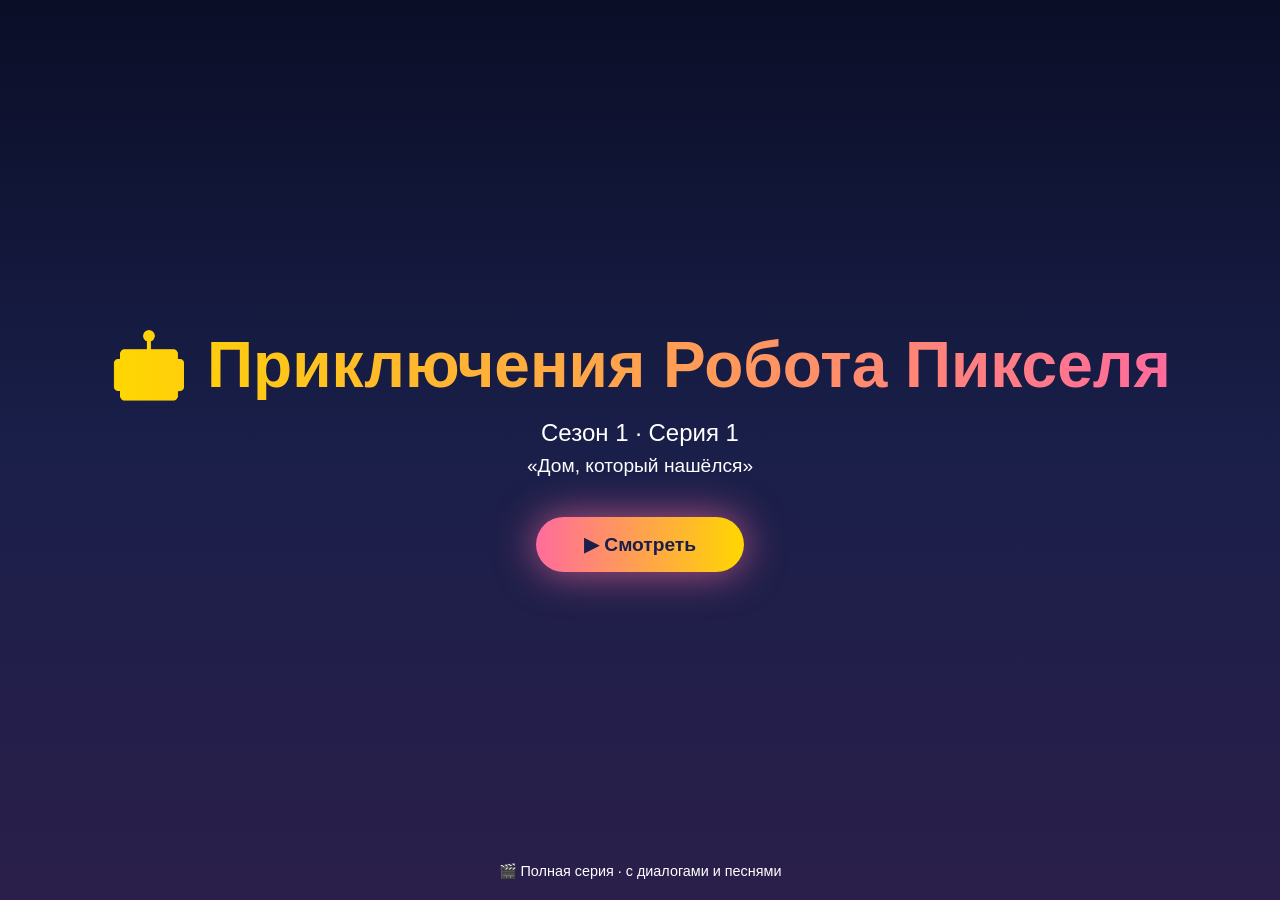
<file: robot-cartoon/index.html>
<!DOCTYPE html>
<html lang="ru">
<head>
<meta charset="UTF-8">
<title>🤖 Приключения Робота Пикселя</title>
<link rel="stylesheet" href="style.css">
</head>
<body>
<div id="stage">

  <!-- ИНТРО -->
  <div id="intro">
    <h1>🤖 Приключения Робота Пикселя</h1>
    <p class="sub">Сезон 1 · Серия 1</p>
    <p class="sub small">«Дом, который нашёлся»</p>
    <button class="start-btn" onclick="startEpisode()">▶ Смотреть</button>
    <p class="episode-info">🎬 Полная серия · с диалогами и песнями</p>
  </div>

  <!-- СЦЕНА -->
  <div id="scene">
    <div class="moon" id="moon"></div>
    <div class="ground" id="ground"></div>
    <div class="lamp-glow" id="lampGlow"></div>

    <div id="robot">
      <div class="robot-head">
        <div class="robot-antenna"></div>
        <div class="robot-eye l"></div>
        <div class="robot-eye r"></div>
      </div>
      <div class="robot-body"></div>
      <div class="robot-leg l"></div>
      <div class="robot-leg r"></div>
    </div>

    <div id="dog">
      <div class="dog-body"></div>
      <div class="dog-head">
        <div class="dog-ear"></div>
        <div class="dog-eye"></div>
      </div>
      <div class="dog-tail"></div>
      <div class="dog-leg l"></div>
      <div class="dog-leg r"></div>
    </div>

    <div id="butterfly">
      <div class="wing l"></div>
      <div class="wing r"></div>
    </div>

    <div id="title-card">
      <h2></h2>
      <p></p>
    </div>

    <div id="dialogue">
      <span class="speaker"></span>
      <span class="text"></span>
      <span class="next-hint">▼</span>
    </div>

    <div id="final-screen">
      <h2>И робот понял:<br>дом — это не место, а те, кто ждёт тебя.</h2>
      <p>🌧️ Пиксель и Бублик жили долго и счастливо.<br>А дождь в Петербурге стал для них любимой музыкой.</p>
      <button onclick="restart()">🔁 Смотреть с начала</button>
    </div>
  </div>

  <button id="skipBtn" onclick="skipToEnd()">⏭ Пропустить</button>
</div>
<script src="engine.js"></script>
</body>
</html>
</file>
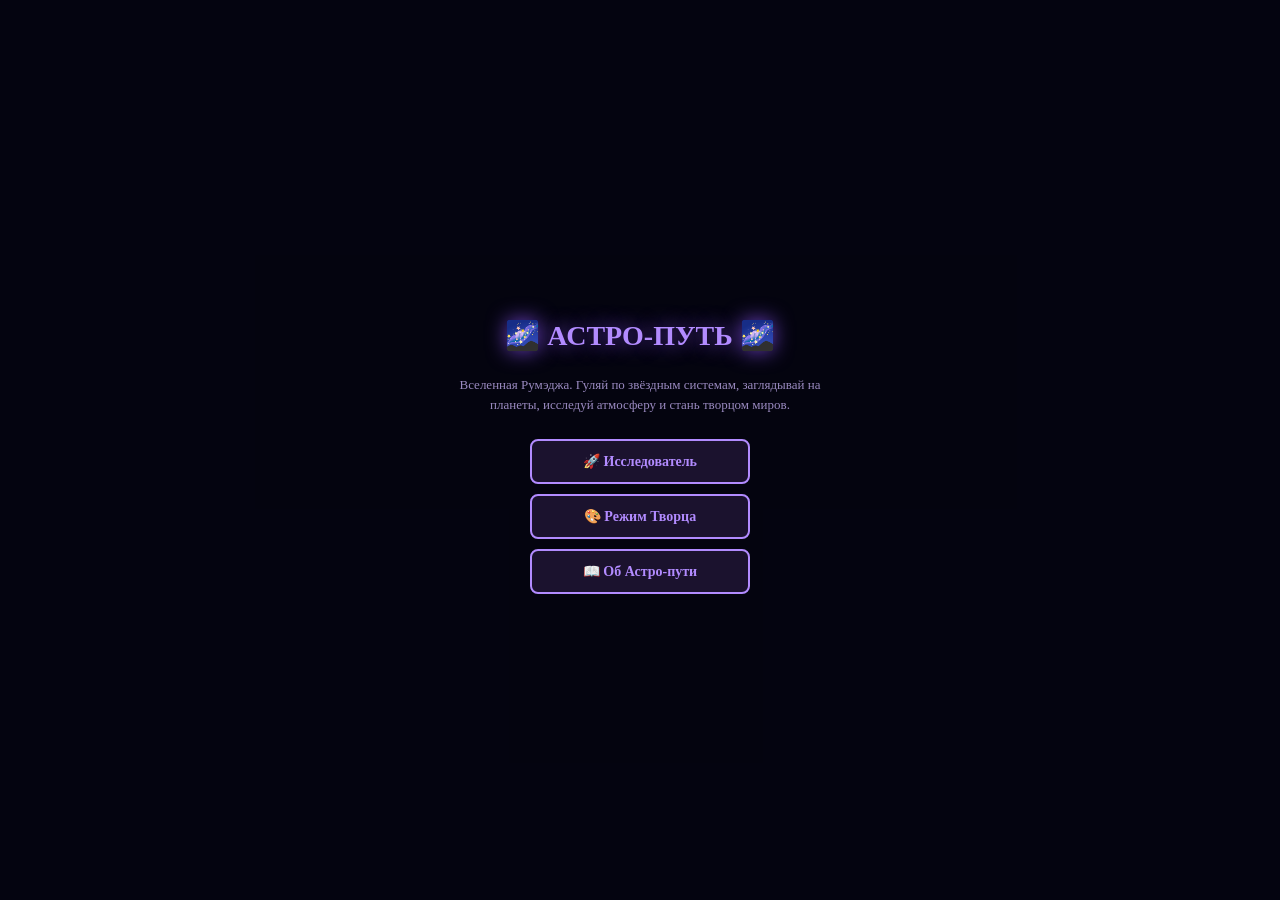
<file: Astro-path.html>
<!DOCTYPE html>
<html lang="ru">
<head>
<meta charset="UTF-8">
<meta name="viewport" content="width=device-width, initial-scale=1.0">
<title>Астро-путь — Вселенная Румэджа</title>
<style>
  * { box-sizing: border-box; -webkit-tap-highlight-color: transparent; }

  :root {
    --bg: #050510;
    --panel: rgba(20, 15, 40, 0.95);
    --border: #6a3fbf;
    --text: #d4d4e0;
    --text-dim: #9a8ac0;
    --accent: #b28bff;
    --gold: #f4e4a0;
    --red: #f4a8a8;
    --green: #a8e2a8;
    --blue: #a8d5e2;
    --orange: #f4a860;
  }

  html, body {
    margin: 0;
    padding: 0;
    height: 100%;
    overflow: hidden;
    background: var(--bg);
    color: var(--text);
    font-family: 'Georgia', serif;
    user-select: none;
  }

  /* === КОСМИЧЕСКОЕ ПОЛОТНО === */
  #universe {
    position: fixed;
    top: 0; left: 0;
    width: 100%; height: 100%;
    overflow: hidden;
    cursor: grab;
    perspective: 1200px;
  }
  #universe:active { cursor: grabbing; }

  /* Звёзды на фоне */
  .star-field {
    position: absolute;
    width: 3px; height: 3px;
    border-radius: 50%;
    background: white;
    box-shadow: 0 0 4px white;
    animation: twinkle 3s ease-in-out infinite;
  }
  @keyframes twinkle {
    0%, 100% { opacity: 0.3; }
    50% { opacity: 1; }
  }

  /* === КОНТЕЙНЕР С ИЗОБРАЖЕНИЕМ === */
  #world {
    position: absolute;
    top: 50%; left: 50%;
    transform-origin: 0 0;
    transform: translate(-50%, -50%) scale(1) rotate(0deg);
    transition: transform 0.6s cubic-bezier(0.4, 0, 0.2, 1);
    width: 2000px;
    height: 2000px;
    pointer-events: none;
  }
  #world > * { pointer-events: auto; }

  /* === ЗВЕЗДА (СУН) === */
  .star-system {
    position: absolute;
    top: 50%; left: 50%;
    transform: translate(-50%, -50%);
  }
  .sun-core {
    width: 80px; height: 80px;
    border-radius: 50%;
    background: radial-gradient(circle, #fff, #ffd700, #ff8c00);
    box-shadow: 0 0 60px #ffd700, 0 0 120px #ff8c00;
    cursor: pointer;
    transition: transform 0.3s;
    position: relative;
    z-index: 10;
  }
  .sun-core:hover { transform: scale(1.15); }

  /* === ОРБИТЫ === */
  .orbit {
    position: absolute;
    top: 50%; left: 50%;
    transform: translate(-50%, -50%);
    border: 1px dashed rgba(178, 139, 255, 0.2);
    border-radius: 50%;
    pointer-events: none;
  }

  /* === ПЛАНЕТЫ === */
  .planet {
    position: absolute;
    border-radius: 50%;
    cursor: pointer;
    transition: box-shadow 0.3s, transform 0.3s;
    animation: planetRotate 20s linear infinite;
    transform-origin: center;
  }
  .planet:hover {
    box-shadow: 0 0 30px currentColor, 0 0 60px currentColor;
    z-index: 20;
    animation-play-state: paused;
  }
  @keyframes planetRotate {
    0% { transform: rotate(0deg); }
    100% { transform: rotate(360deg); }
  }

  /* Сфера с 3D-вращением */
  .planet-sphere {
    width: 100%;
    height: 100%;
    border-radius: 50%;
    position: relative;
    overflow: hidden;
    box-shadow: inset -15px -15px 30px rgba(0,0,0,0.7), 0 0 20px currentColor;
  }
  .planet-sphere::before {
    content: '';
    position: absolute;
    top: 0; left: 0; right: 0; bottom: 0;
    border-radius: 50%;
    background: inherit;
    animation: sphereRotate 8s linear infinite;
  }
  @keyframes sphereRotate {
    0% { transform: translateX(0); }
    100% { transform: translateX(-50%); }
  }

  .planet-label {
    position: absolute;
    top: 100%;
    left: 50%;
    transform: translateX(-50%);
    margin-top: 5px;
    font-size: 11px;
    color: white;
    text-shadow: 0 0 6px black, 0 0 4px black;
    white-space: nowrap;
    pointer-events: none;
    font-weight: bold;
  }

  /* === ИНТЕРФЕЙС === */
  .hud {
    position: fixed;
    top: 0; left: 0; right: 0;
    padding: 10px 15px;
    display: flex;
    justify-content: space-between;
    align-items: center;
    background: linear-gradient(180deg, rgba(0,0,0,0.7), transparent);
    z-index: 100;
    pointer-events: none;
    flex-wrap: wrap;
    gap: 8px;
  }
  .hud-title {
    font-size: 14px;
    color: var(--accent);
    text-shadow: 0 0 10px var(--border);
    letter-spacing: 1px;
    pointer-events: auto;
  }
  .hud-controls {
    display: flex;
    gap: 6px;
    pointer-events: auto;
    flex-wrap: wrap;
  }
  .hud-btn {
    padding: 6px 12px;
    border-radius: 6px;
    border: 1px solid var(--border);
    background: rgba(30, 20, 50, 0.9);
    color: var(--accent);
    font-size: 12px;
    font-weight: bold;
    cursor: pointer;
    transition: all 0.2s;
    font-family: inherit;
  }
  .hud-btn:hover { background: var(--border); color: #fff; }
  .hud-btn.active { background: var(--accent); color: #1a1520; }

  /* === ЗУМ-КОНТРОЛЫ === */
  .zoom-controls {
    position: fixed;
    right: 15px;
    top: 50%;
    transform: translateY(-50%);
    display: flex;
    flex-direction: column;
    gap: 6px;
    z-index: 100;
  }
  .zoom-btn {
    width: 40px;
    height: 40px;
    border-radius: 50%;
    border: 1px solid var(--border);
    background: rgba(30, 20, 50, 0.9);
    color: var(--accent);
    font-size: 18px;
    cursor: pointer;
    transition: all 0.2s;
    display: flex;
    align-items: center;
    justify-content: center;
    font-weight: bold;
  }
  .zoom-btn:hover { background: var(--border); color: #fff; transform: scale(1.1); }

  /* === ПАНЕЛЬ ПЛАНЕТЫ === */
  .planet-panel {
    position: fixed;
    bottom: 0; left: 0; right: 0;
    background: var(--panel);
    border-top: 2px solid var(--border);
    padding: 14px;
    z-index: 200;
    transform: translateY(100%);
    transition: transform 0.4s cubic-bezier(0.4, 0, 0.2, 1);
    max-height: 60vh;
    overflow-y: auto;
  }
  .planet-panel.show { transform: translateY(0); }

  .panel-close {
    position: absolute;
    top: 10px; right: 15px;
    background: transparent;
    border: none;
    color: var(--accent);
    font-size: 22px;
    cursor: pointer;
    font-weight: bold;
  }

  .panel-header {
    display: flex;
    align-items: center;
    gap: 12px;
    margin-bottom: 10px;
    flex-wrap: wrap;
  }
  .panel-sphere {
    width: 60px; height: 60px;
    border-radius: 50%;
    box-shadow: inset -8px -8px 15px rgba(0,0,0,0.7), 0 0 15px currentColor;
  }
  .panel-info { flex: 1; min-width: 150px; }
  .panel-name {
    font-weight: bold;
    color: var(--accent);
    font-size: 18px;
    margin-bottom: 3px;
  }
  .panel-type {
    font-size: 11px;
    color: var(--text-dim);
    font-style: italic;
  }
  .panel-lang {
    font-size: 10px;
    color: var(--text-dim);
    margin-top: 3px;
  }

  .panel-desc {
    font-size: 12px;
    line-height: 1.5;
    color: var(--text);
    margin-bottom: 10px;
  }

  .panel-stats {
    display: grid;
    grid-template-columns: repeat(auto-fill, minmax(140px, 1fr));
    gap: 6px;
    margin-bottom: 10px;
  }
  .panel-stat {
    background: rgba(0,0,0,0.3);
    padding: 6px 10px;
    border-radius: 6px;
    font-size: 11px;
    border-left: 3px solid var(--border);
  }
  .panel-stat b { color: var(--accent); }

  .panel-btn {
    padding: 8px 16px;
    border-radius: 6px;
    border: 1px solid var(--border);
    background: rgba(30, 20, 50, 0.8);
    color: var(--accent);
    font-size: 12px;
    font-weight: bold;
    cursor: pointer;
    transition: all 0.2s;
    font-family: inherit;
    margin: 3px;
  }
  .panel-btn:hover { background: var(--border); color: #fff; }

  /* === ВИД ОТ ПЕРВОГО ЛИЦА === */
  .first-person {
    position: fixed;
    top: 0; left: 0; right: 0; bottom: 0;
    z-index: 500;
    display: none;
    overflow: hidden;
  }
  .first-person.show { display: block; }

  .fp-sky {
    position: absolute;
    top: 0; left: 0; right: 0;
    height: 65%;
    transition: background 1s;
  }
  .fp-ground {
    position: absolute;
    bottom: 0; left: 0; right: 0;
    height: 35%;
    transition: background 1s;
  }
  .fp-sun {
    position: absolute;
    border-radius: 50%;
    transition: all 1s;
  }
  .fp-object {
    position: absolute;
    font-size: 44px;
    cursor: pointer;
    transition: transform 0.2s;
    text-shadow: 0 0 15px currentColor;
  }
  .fp-object:hover { transform: scale(1.3) translateY(-8px); }

  .fp-player {
    position: absolute;
    bottom: 40px;
    font-size: 34px;
    transition: left 0.3s ease-out;
    z-index: 10;
  }
  .fp-horizon {
    position: absolute;
    bottom: 35%;
    left: 0; right: 0;
    height: 2px;
    background: rgba(255,255,255,0.2);
  }
  .fp-exit {
    position: absolute;
    top: 15px; left: 15px;
    padding: 8px 14px;
    background: rgba(0,0,0,0.7);
    color: white;
    border: 1px solid var(--border);
    border-radius: 6px;
    cursor: pointer;
    font-size: 12px;
    font-weight: bold;
    z-index: 20;
  }

  .fp-controls {
    position: absolute;
    bottom: 20px;
    left: 50%;
    transform: translateX(-50%);
    display: flex;
    gap: 8px;
    z-index: 20;
  }
  .fp-btn {
    padding: 10px 20px;
    background: rgba(0,0,0,0.7);
    color: white;
    border: 1px solid var(--border);
    border-radius: 8px;
    cursor: pointer;
    font-size: 14px;
    font-weight: bold;
    transition: all 0.2s;
  }
  .fp-btn:hover { background: var(--border); }

  .fp-hud {
    position: absolute;
    top: 15px; right: 15px;
    background: rgba(0,0,0,0.7);
    padding: 10px 14px;
    border-radius: 8px;
    border: 1px solid var(--border);
    font-size: 11px;
    color: var(--text);
    z-index: 20;
    max-width: 200px;
  }

  /* === РЕЖИМ ТВОРЦА === */
  .creator-panel {
    position: fixed;
    top: 60px;
    left: 15px;
    background: var(--panel);
    border: 2px solid var(--accent);
    border-radius: 8px;
    padding: 12px;
    z-index: 150;
    max-width: 260px;
    display: none;
  }
  .creator-panel.show { display: block; }
  .creator-panel h3 {
    margin: 0 0 8px;
    font-size: 13px;
    color: var(--accent);
  }
  .creator-panel p {
    font-size: 11px;
    color: var(--text-dim);
    margin: 0 0 8px;
    line-height: 1.4;
  }
  .creator-panel select {
    width: 100%;
    padding: 6px;
    background: rgba(0,0,0,0.5);
    color: var(--text);
    border: 1px solid var(--border);
    border-radius: 4px;
    font-size: 12px;
    font-family: inherit;
    margin-bottom: 6px;
  }
  .creator-panel .swap-btn {
    width: 100%;
    padding: 8px;
    background: var(--accent);
    color: #1a1520;
    border: none;
    border-radius: 6px;
    font-weight: bold;
    cursor: pointer;
    font-size: 12px;
  }

  /* === МЕНЮ === */
  .menu {
    position: fixed;
    top: 0; left: 0; right: 0; bottom: 0;
    background: rgba(5, 5, 16, 0.95);
    z-index: 1000;
    display: flex;
    flex-direction: column;
    align-items: center;
    justify-content: center;
    padding: 20px;
  }
  .menu.hide { display: none; }
  .menu h1 {
    color: var(--accent);
    font-size: 28px;
    margin-bottom: 10px;
    text-shadow: 0 0 20px var(--border);
    text-align: center;
  }
  .menu p {
    color: var(--text-dim);
    font-size: 13px;
    margin-bottom: 20px;
    text-align: center;
    max-width: 400px;
    line-height: 1.5;
  }
  .menu-btn {
    padding: 12px 30px;
    background: rgba(30, 20, 50, 0.9);
    border: 2px solid var(--accent);
    color: var(--accent);
    font-size: 14px;
    font-weight: bold;
    border-radius: 8px;
    cursor: pointer;
    transition: all 0.2s;
    margin: 5px;
    min-width: 220px;
    font-family: inherit;
  }
  .menu-btn:hover { background: var(--accent); color: #1a1520; transform: scale(1.05); }

  /* === УВЕДОМЛЕНИЕ === */
  .toast {
    position: fixed;
    bottom: 30px;
    left: 50%;
    transform: translateX(-50%) translateY(200px);
    background: var(--accent);
    color: #1a1520;
    padding: 12px 24px;
    border-radius: 8px;
    font-size: 13px;
    font-weight: bold;
    z-index: 9999;
    transition: transform 0.3s;
    pointer-events: none;
  }
  .toast.show { transform: translateX(-50%) translateY(0); }

  @media (max-width: 600px) {
    .menu h1 { font-size: 22px; }
    .menu-btn { font-size: 13px; min-width: 180px; padding: 10px 20px; }
    .hud-title { font-size: 12px; }
    .hud-btn { font-size: 10px; padding: 4px 8px; }
    .zoom-btn { width: 36px; height: 36px; font-size: 16px; }
    .planet-label { font-size: 9px; }
    .creator-panel { top: auto; bottom: 20px; left: 10px; right: 10px; max-width: none; }
    .fp-object { font-size: 34px; }
  }
</style>
</head>
<body>

<!-- === ГЛАВНОЕ МЕНЮ === -->
<div class="menu" id="mainMenu">
  <h1>🌌 АСТРО-ПУТЬ 🌌</h1>
  <p>
    Вселенная Румэджа. Гуляй по звёздным системам, заглядывай на планеты, 
    исследуй атмосферу и стань творцом миров.
  </p>
  <button class="menu-btn" onclick="startMode('explore')">🚀 Исследователь</button>
  <button class="menu-btn" onclick="startMode('creator')">🎨 Режим Творца</button>
  <button class="menu-btn" onclick="startMode('about')">📖 Об Астро-пути</button>
</div>

<!-- === ВСЕЛЕННАЯ === -->
<div id="universe" style="display:none;">
  <div id="starField"></div>
  <div id="world"></div>
</div>

<!-- === HUD === -->
<div class="hud" id="hud" style="display:none;">
  <div class="hud-title">🌌 Астро-путь · Сунная система</div>
  <div class="hud-controls">
    <button class="hud-btn" id="exploreBtn">🚀 Исследователь</button>
    <button class="hud-btn" id="creatorBtn">🎨 Творец</button>
    <button class="hud-btn" id="menuBtn">🏠 Меню</button>
  </div>
</div>

<!-- === ЗУМ === -->
<div class="zoom-controls" id="zoomControls" style="display:none;">
  <button class="zoom-btn" id="zoomIn">+</button>
  <button class="zoom-btn" id="zoomOut">−</button>
  <button class="zoom-btn" id="zoomReset">⟲</button>
</div>

<!-- === ПАНЕЛЬ ПЛАНЕТЫ === -->
<div class="planet-panel" id="planetPanel">
  <button class="panel-close" onclick="closePanel()">×</button>
  <div id="panelContent"></div>
</div>

<!-- === РЕЖИМ ТВОРЦА === -->
<div class="creator-panel" id="creatorPanel">
  <h3>🎨 Режим Творца</h3>
  <p>Меняй планеты местами и смотри последствия. Перетаскивай планеты или используй выбор ниже.</p>
  <label style="font-size:11px; color:var(--text-dim);">Планета 1:</label>
  <select id="swapPlanet1"></select>
  <label style="font-size:11px; color:var(--text-dim);">Планета 2:</label>
  <select id="swapPlanet2"></select>
  <button class="swap-btn" id="swapBtn">🔄 Поменять местами</button>
  <button class="swap-btn" id="resetUniverseBtn" style="margin-top:6px; background:#bf3f3f; color:#fff;">↺ Сбросить вселенную</button>
</div>

<!-- === ВИД ОТ ПЕРВОГО ЛИЦА === -->
<div class="first-person" id="firstPerson">
  <div class="fp-sky" id="fpSky"></div>
  <div class="fp-ground" id="fpGround"></div>
  <div class="fp-horizon"></div>
  <div class="fp-sun" id="fpSun"></div>
  <div id="fpObjects"></div>
  <div class="fp-player" id="fpPlayer">🚶</div>
  <div class="fp-hud" id="fpHud"></div>
  <button class="fp-exit" onclick="exitFirstPerson()">← Назад в космос</button>
  <div class="fp-controls">
    <button class="fp-btn" onclick="fpMove('left')">← Влево</button>
    <button class="fp-btn" onclick="fpMove('forward')">↑ Вперёд</button>
    <button class="fp-btn" onclick="fpMove('right')">→ Вправо</button>
  </div>
</div>

<!-- === TOAST === -->
<div class="toast" id="toast"></div>

<script>
// ============================================
// === ДАННЫЕ ВСЕЛЕННОЙ ===
// ============================================

const planetsData = [
  {
    id:"naytfeyr",
    name:"Найтфейр",
    lang:"«Огонь Найта» (валахит)",
    type:"Каменная планета",
    pos:1, size:20, dist:120, color:"#f4a8a8",
    desc:"Раскалённая планета без атмосферы. День длится 40 часов.",
    stats:{ "Радиус":"2 440 км", "Температура":"+430°C / −180°C", "Атмосфера":"Нет", "Спутники":"Нет" },
    skyColors:["#8a2a2a", "#bf5a3a", "#d4a86a"],
    groundColors:["#8a5a3a", "#4a2a1a"],
    sunColor:"#ff6a3a",
    objects:[
      {icon:"🪨", name:"Красный камень", x:20, y:65, desc:"Содержит железо."},
      {icon:"🌋", name:"Вулкан", x:60, y:55, desc:"Действующий вулкан. Опасно!"},
      {icon:"☄", name:"Метеорит", x:80, y:70, desc:"Недавно упал."}
    ]
  },
  {
    id:"rumej",
    name:"Румэдж",
    lang:"«Дом Румэда» (сильдарит)",
    type:"Каменная планета (обитаемая)",
    pos:2, size:28, dist:200, color:"#a8e2a8",
    desc:"Родина разумной жизни. 6 континентов, 4 океана, 2 спутника.",
    stats:{ "Радиус":"6 371 км", "Температура":"−94°C…+87°C", "Атмосфера":"Эфирно-кислородная", "Спутники":"2 (Луна, Эфирит)" },
    skyColors:["#5a9fd4", "#a8d5e2", "#c8e4a8"],
    groundColors:["#6a8a4a", "#3a5a2a"],
    sunColor:"#ffd700",
    objects:[
      {icon:"🌳", name:"Эфирный дуб", x:15, y:60, desc:"Дерево с эфирной аурой."},
      {icon:"🐺", name:"Эфирный волк", x:35, y:70, desc:"Дружелюбен к магам."},
      {icon:"🌸", name:"Хрустальный цветок", x:55, y:65, desc:"Из него варят зелья."},
      {icon:"🏘", name:"Деревня", x:75, y:55, desc:"Здесь живут алхимики."},
      {icon:"🌙", name:"Луна", x:85, y:15, desc:"Спутник Румэджа."},
      {icon:"🔮", name:"Эфирит", x:60, y:10, desc:"Второй спутник. Светится."}
    ]
  },
  {
    id:"krovaris",
    name:"Кроварис",
    lang:"«Красная земля» (ксардит)",
    type:"Каменная планета",
    pos:3, size:22, dist:290, color:"#bf3f3f",
    desc:"Красная пустыня. Руины древней цивилизации. Проклятое место.",
    stats:{ "Радиус":"3 390 км", "Температура":"−143°C / +35°C", "Атмосфера":"Разреженная CO₂", "Спутники":"2 (Фобос, Деймос)" },
    skyColors:["#8a2a2a", "#bf5a3a", "#d4a86a"],
    groundColors:["#8a5a3a", "#4a2a1a"],
    sunColor:"#ff6a3a",
    objects:[
      {icon:"🪨", name:"Красный камень", x:20, y:65, desc:"Обычный камень Кровариса."},
      {icon:"🦎", name:"Огненная ящерица", x:40, y:70, desc:"Дышит огнём."},
      {icon:"🏛", name:"Древние руины", x:65, y:55, desc:"Проклятое место."},
      {icon:"💀", name:"Череп", x:80, y:70, desc:"Не трогай!"}
    ]
  },
  {
    id:"gromostan",
    name:"Громостан",
    lang:"«Страна грома» (валахит)",
    type:"Газовый гигант",
    pos:4, size:60, dist:420, color:"#f4c8a8",
    desc:"Крупнейшая планета системы. Полосатая, с эфирным вихрем.",
    stats:{ "Радиус":"69 911 км", "Температура":"−108°C", "Атмосфера":"H₂, He, эфир", "Спутники":"40+" },
    skyColors:["#2a1a4a", "#4a2a6a", "#6a4a8a"],
    groundColors:["#f4c8a8", "#d4a888"],
    sunColor:"#ffd700",
    objects:[
      {icon:"☁", name:"Облака", x:25, y:60, desc:"Радужные от эфира."},
      {icon:"🛸", name:"Корабль", x:50, y:55, desc:"Добывает эфирный лёд."},
      {icon:"⭐", name:"Сун", x:80, y:15, desc:"Звезда системы."}
    ]
  },
  {
    id:"svetaria",
    name:"Светария",
    lang:"«Земля света» (эфирит)",
    type:"Газовый гигант",
    pos:5, size:50, dist:540, color:"#f4e4a0",
    desc:"Планета с кольцами из эфирного льда. Светится в темноте.",
    stats:{ "Радиус":"58 232 км", "Температура":"−139°C", "Атмосфера":"H₂, He, эфир", "Спутники":"30+" },
    skyColors:["#1a2a4a", "#3a5a7a", "#a8d5e2"],
    groundColors:["#d4e4f4", "#a8c4d4"],
    sunColor:"#fff4a0",
    objects:[
      {icon:"💎", name:"Эфирный лёд", x:20, y:65, desc:"Источник эфира."},
      {icon:"🔵", name:"Кольцо", x:50, y:20, desc:"Светится в темноте."},
      {icon:"⭐", name:"Сун", x:80, y:15, desc:"Звезда системы."},
      {icon:"🛸", name:"Патруль", x:70, y:60, desc:"Корабль Румэджа."}
    ]
  },
  {
    id:"lunmir",
    name:"Лунмир",
    lang:"«Лунный мир» (лунный)",
    type:"Газовый гигант",
    pos:6, size:40, dist:640, color:"#a8d5e2",
    desc:"Сине-зелёный гигант. Наклонён на 98°. Вечный эфирный шторм.",
    stats:{ "Радиус":"25 362 км", "Температура":"−195°C", "Атмосфера":"H₂, He, метан", "Спутники":"27" },
    skyColors:["#1a1a4a", "#2a4a7a", "#a8d5e2"],
    groundColors:["#a8d5e2", "#6a9ab4"],
    sunColor:"#d4e4f4",
    objects:[
      {icon:"🌪", name:"Эфирный шторм", x:30, y:60, desc:"Ветер 2000 км/ч."},
      {icon:"💠", name:"Ледяной кристалл", x:60, y:65, desc:"Редкий минерал."},
      {icon:"⭐", name:"Сун", x:85, y:20, desc:"Далеко, но видно."}
    ]
  },
  {
    id:"bezdnit",
    name:"Безднит",
    lang:"«Бездна» (безднарий)",
    type:"Ледяной гигант",
    pos:7, size:34, dist:740, color:"#3f6abf",
    desc:"Самая далёкая планета. Тёмно-синяя, граница системы.",
    stats:{ "Радиус":"24 622 км", "Температура":"−201°C", "Атмосфера":"H₂, He, метан", "Спутники":"14" },
    skyColors:["#0a0a2a", "#1a2a5a", "#3f6abf"],
    groundColors:["#3f6abf", "#1a2a5a"],
    sunColor:"#a8c4ff",
    objects:[
      {icon:"❄", name:"Вечная мерзлота", x:25, y:65, desc:"Лёд толщиной в километр."},
      {icon:"🌌", name:"Тьма", x:70, y:55, desc:"За планетой — пустота."},
      {icon:"⭐", name:"Сун", x:90, y:20, desc:"Еле видно."}
    ]
  }
];

// Хранилище текущего состояния (для режима творца)
let currentPlanets = JSON.parse(JSON.stringify(planetsData));

// ============================================
// === ГЛОБАЛЬНЫЕ ПЕРЕМЕННЫЕ ===
// ============================================
let zoom = 1;
let panX = 0, panY = 0;
let rotation = 0;
let isDragging = false;
let dragStartX = 0, dragStartY = 0;
let currentMode = 'explore';

// ============================================
// === ЗВУКИ ===
// ============================================
let audioCtx = null;
let soundEnabled = true;

function initAudio() {
  if (!audioCtx) {
    try { audioCtx = new (window.AudioContext || window.webkitAudioContext)(); } catch (e) {}
  }
  if (audioCtx && audioCtx.state === 'suspended') audioCtx.resume();
}
function playTone(freq, duration, type = 'sine', vol = 0.1) {
  if (!soundEnabled || !audioCtx) return;
  const osc = audioCtx.createOscillator();
  const gain = audioCtx.createGain();
  osc.type = type;
  osc.frequency.setValueAtTime(freq, audioCtx.currentTime);
  gain.gain.setValueAtTime(vol, audioCtx.currentTime);
  gain.gain.exponentialRampToValueAtTime(0.001, audioCtx.currentTime + duration);
  osc.connect(gain);
  gain.connect(audioCtx.destination);
  osc.start();
  osc.stop(audioCtx.currentTime + duration);
}
function sfxClick() { playTone(880, 0.08, 'sine', 0.1); }
function sfxZoom() { playTone(600, 0.1, 'sine', 0.08); }
function sfxSelect() { playTone(700, 0.12, 'sine', 0.1); setTimeout(() => playTone(900, 0.15, 'sine', 0.1), 80); }

// ============================================
// === ЗВЁЗДНОЕ НЕБО ===
// ============================================
function generateStarField() {
  const field = document.getElementById('starField');
  field.innerHTML = '';
  for (let i = 0; i < 250; i++) {
    const s = document.createElement('div');
    s.className = 'star-field';
    s.style.left = Math.random() * 100 + '%';
    s.style.top = Math.random() * 100 + '%';
    s.style.animationDelay = Math.random() * 3 + 's';
    s.style.opacity = 0.3 + Math.random() * 0.7;
    const size = 1 + Math.random() * 2;
    s.style.width = size + 'px';
    s.style.height = size + 'px';
    field.appendChild(s);
  }
}
generateStarField();

// ============================================
// === ПОСТРОЕНИЕ ВСЕЛЕННОЙ ===
// ============================================
const world = document.getElementById('world');

function buildUniverse() {
  world.innerHTML = '';

  // Центральная звезда Сун
  const starSystem = document.createElement('div');
  starSystem.className = 'star-system';
  const sun = document.createElement('div');
  sun.className = 'sun-core';
  sun.title = 'Сун — звезда системы';
  sun.onclick = (e) => {
    e.stopPropagation();
    initAudio(); sfxSelect();
    showToast('☀ Сун — звезда системы. Жёлтый карлик.');
  };
  starSystem.appendChild(sun);
  world.appendChild(starSystem);

  // Планеты
  currentPlanets.forEach((p, i) => {
    // Орбита
    const orbit = document.createElement('div');
    orbit.className = 'orbit';
    const orbitSize = p.dist * 2;
    orbit.style.width = orbitSize + 'px';
    orbit.style.height = orbitSize + 'px';
    world.appendChild(orbit);

    // Планета
    const planet = document.createElement('div');
    planet.className = 'planet';
    planet.style.width = p.size + 'px';
    planet.style.height = p.size + 'px';
    planet.style.background = `radial-gradient(circle at 30% 30%, #fff, ${p.color}, #2a1a4a)`;
    planet.style.color = p.color;
    planet.dataset.id = p.id;
    planet.dataset.pos = i;

    // Позиция на орбите
    const angle = (i * 137.5 + Date.now() / 10000) * Math.PI / 180;
    planet.style.left = `calc(50% + ${Math.cos(angle) * p.dist}px - ${p.size / 2}px)`;
    planet.style.top = `calc(50% + ${Math.sin(angle) * p.dist}px - ${p.size / 2}px)`;

    // Сфера с вращением
    const sphere = document.createElement('div');
    sphere.className = 'planet-sphere';
    sphere.style.background = `linear-gradient(90deg, ${p.color}, #fff, ${p.color}, #2a1a4a, ${p.color})`;
    planet.appendChild(sphere);

    // Подпись
    const label = document.createElement('div');
    label.className = 'planet-label';
    label.textContent = p.name;
    planet.appendChild(label);

    planet.onclick = (e) => {
      e.stopPropagation();
      initAudio(); sfxSelect();
      showPlanetPanel(p);
    };

    world.appendChild(planet);
  });
}
buildUniverse();

// ============================================
// === ЗУМ И ПЕРЕМЕЩЕНИЕ ===
// ============================================
function applyTransform() {
  world.style.transform = `translate(calc(-50% + ${panX}px), calc(-50% + ${panY}px)) scale(${zoom}) rotate(${rotation}deg)`;
}

document.getElementById('zoomIn').onclick = () => {
  initAudio(); sfxZoom();
  zoom = Math.min(zoom * 1.3, 8);
  applyTransform();
};
document.getElementById('zoomOut').onclick = () => {
  initAudio(); sfxZoom();
  zoom = Math.max(zoom / 1.3, 0.1);
  applyTransform();
};
document.getElementById('zoomReset').onclick = () => {
  initAudio(); sfxZoom();
  zoom = 1; panX = 0; panY = 0; rotation = 0;
  applyTransform();
};

// Перетаскивание + колесо мыши
const universe = document.getElementById('universe');
universe.addEventListener('mousedown', (e) => {
  if (e.target.closest('.planet') || e.target.closest('.sun-core')) return;
  isDragging = true;
  dragStartX = e.clientX - panX;
  dragStartY = e.clientY - panY;
});
window.addEventListener('mousemove', (e) => {
  if (!isDragging) return;
  panX = e.clientX - dragStartX;
  panY = e.clientY - dragStartY;
  applyTransform();
});
window.addEventListener('mouseup', () => { isDragging = false; });

// Зум колесом
universe.addEventListener('wheel', (e) => {
  e.preventDefault();
  const delta = e.deltaY > 0 ? 0.9 : 1.1;
  zoom = Math.max(0.1, Math.min(zoom * delta, 8));
  applyTransform();
}, { passive: false });

// Тач для мобильных
let touchStartDist = 0;
universe.addEventListener('touchstart', (e) => {
  if (e.touches.length === 2) {
    touchStartDist = Math.hypot(
      e.touches[0].clientX - e.touches[1].clientX,
      e.touches[0].clientY - e.touches[1].clientY
    );
  } else if (e.touches.length === 1) {
    isDragging = true;
    dragStartX = e.touches[0].clientX - panX;
    dragStartY = e.touches[0].clientY - panY;
  }
});
universe.addEventListener('touchmove', (e) => {
  e.preventDefault();
  if (e.touches.length === 2) {
    const dist = Math.hypot(
      e.touches[0].clientX - e.touches[1].clientX,
      e.touches[0].clientY - e.touches[1].clientY
    );
    const delta = dist / touchStartDist;
    zoom = Math.max(0.1, Math.min(zoom * delta, 8));
    touchStartDist = dist;
    applyTransform();
  } else if (isDragging && e.touches.length === 1) {
    panX = e.touches[0].clientX - dragStartX;
    panY = e.touches[0].clientY - dragStartY;
    applyTransform();
  }
}, { passive: false });
universe.addEventListener('touchend', () => { isDragging = false; });

// ============================================
// === ПАНЕЛЬ ПЛАНЕТЫ ===
// ============================================
function showPlanetPanel(p) {
  const panel = document.getElementById('planetPanel');
  const content = document.getElementById('panelContent');

  content.innerHTML = `
    <div class="panel-header">
      <div class="panel-sphere" style="background:radial-gradient(circle at 30% 30%, #fff, ${p.color}, #2a1a4a); color:${p.color};"></div>
      <div class="panel-info">
        <div class="panel-name">${p.name}</div>
        <div class="panel-type">${p.type} · ${p.pos}-я от Суна</div>
        <div class="panel-lang">📜 ${p.lang}</div>
      </div>
    </div>
    <div class="panel-desc">${p.desc}</div>
    <div class="panel-stats">
      ${Object.entries(p.stats).map(([k, v]) => `<div class="panel-stat"><b>${k}:</b> ${v}</div>`).join('')}
    </div>
    <div style="text-align:center;">
      <button class="panel-btn" onclick="enterFirstPerson('${p.id}')">🚶 Прогуляться</button>
      <button class="panel-btn" onclick="viewFromOrbit('${p.id}')">🌅 Вид с орбиты</button>
    </div>
  `;
  panel.classList.add('show');
}
function closePanel() {
  document.getElementById('planetPanel').classList.remove('show');
}

// ============================================
// === ВИД С ОРБИТЫ ===
// ============================================
function viewFromOrbit(id) {
  initAudio(); sfxClick();
  const p = currentPlanets.find(x => x.id === id);
  if (!p) return;
  showToast(`🌅 Вид с ${p.name}: ${p.desc.slice(0, 60)}...`);
  // Зум на планету
  const planetEl = document.querySelector(`.planet[data-id="${id}"]`);
  if (planetEl) {
    const rect = planetEl.getBoundingClientRect();
    const cx = window.innerWidth / 2;
    const cy = window.innerHeight / 2;
    panX += cx - (rect.left + rect.width / 2);
    panY += cy - (rect.top + rect.height / 2);
    zoom = 3;
    applyTransform();
  }
  closePanel();
}

// ============================================
// === ПЕРВОЕ ЛИЦО (3D-прогулка) ===
// ============================================
let fpPlanetId = null;
let fpPlayerX = 50;

function enterFirstPerson(id) {
  initAudio(); sfxSelect();
  const p = currentPlanets.find(x => x.id === id);
  if (!p) return;

  fpPlanetId = id;
  fpPlayerX = 50;

  const fp = document.getElementById('firstPerson');
  fp.classList.add('show');

  // Небо
  const sky = document.getElementById('fpSky');
  sky.style.background = `linear-gradient(180deg, ${p.skyColors[0]} 0%, ${p.skyColors[1]} 50%, ${p.skyColors[2]} 100%)`;

  // Земля
  const ground = document.getElementById('fpGround');
  ground.style.background = `linear-gradient(180deg, ${p.groundColors[0]}, ${p.groundColors[1]})`;

  // Солнце
  const sun = document.getElementById('fpSun');
  sun.style.background = `radial-gradient(circle, #fff, ${p.sunColor}, transparent)`;
  sun.style.color = p.sunColor;
  sun.style.width = '80px';
  sun.style.height = '80px';
  sun.style.left = '70%';
  sun.style.top = '10%';
  sun.style.boxShadow = `0 0 60px ${p.sunColor}`;

  // Объекты
  const objectsContainer = document.getElementById('fpObjects');
  objectsContainer.innerHTML = '';
  p.objects.forEach(o => {
    const obj = document.createElement('div');
    obj.className = 'fp-object';
    obj.style.left = o.x + '%';
    obj.style.top = o.y + '%';
    obj.textContent = o.icon;
    obj.style.color = p.color;
    obj.onclick = (e) => {
      e.stopPropagation();
      initAudio(); sfxClick();
      showToast(`${o.name}: ${o.desc}`);
    };
    objectsContainer.appendChild(obj);
  });

  // Игрок
  document.getElementById('fpPlayer').style.left = fpPlayerX + '%';

  // HUD
  document.getElementById('fpHud').innerHTML = `
    <b>${p.name}</b><br>
    ${p.type}<br>
    <span style="color:${p.color};">● ${p.stats["Температура"]}</span>
  `;

  // Закрываем панель планеты
  closePanel();
}

function exitFirstPerson() {
  initAudio(); sfxClick();
  document.getElementById('firstPerson').classList.remove('show');
  fpPlanetId = null;
}

function fpMove(dir) {
  initAudio(); sfxClick();
  const player = document.getElementById('fpPlayer');
  if (dir === 'left') fpPlayerX = Math.max(5, fpPlayerX - 10);
  else if (dir === 'right') fpPlayerX = Math.min(95, fpPlayerX + 10);
  else if (dir === 'forward') {
    player.style.transform = 'scale(1.2)';
    setTimeout(() => player.style.transform = 'scale(1)', 200);
  }
  player.style.left = fpPlayerX + '%';
}

// ============================================
// === РЕЖИМ ТВОРЦА ===
// ============================================
function openCreatorPanel() {
  currentMode = 'creator';
  const panel = document.getElementById('creatorPanel');
  panel.classList.add('show');

  // Заполняем селекты
  const sel1 = document.getElementById('swapPlanet1');
  const sel2 = document.getElementById('swapPlanet2');
  sel1.innerHTML = '';
  sel2.innerHTML = '';
  currentPlanets.forEach((p, i) => {
    sel1.innerHTML += `<option value="${i}">${p.name} (позиция ${p.pos})</option>`;
    sel2.innerHTML += `<option value="${i}">${p.name} (позиция ${p.pos})</option>`;
  });
  sel2.selectedIndex = 1;
}

document.getElementById('swapBtn').onclick = () => {
  initAudio(); sfxSelect();
  const i1 = parseInt(document.getElementById('swapPlanet1').value);
  const i2 = parseInt(document.getElementById('swapPlanet2').value);
  if (i1 === i2) { showToast('❌ Выбери разные планеты!'); return; }

  // Меняем местами
  const temp = { ...currentPlanets[i1] };
  currentPlanets[i1] = { ...currentPlanets[i2] };
  currentPlanets[i2] = temp;

  // Меняем pos
  const tempPos = currentPlanets[i1].pos;
  currentPlanets[i1].pos = currentPlanets[i2].pos;
  currentPlanets[i2].pos = tempPos;

  // Обновляем визуал
  buildUniverse();

  // Прогноз последствий
  let consequence = '';
  const p1 = currentPlanets[i1];
  const p2 = currentPlanets[i2];

  if (p1.type.includes("обитаемая") && p1.pos > 3) {
    consequence = `⚠ ${p1.name} слишком далеко от Суна — жизнь погибнет!`;
  } else if (p2.type.includes("обитаемая") && p2.pos > 3) {
    consequence = `⚠ ${p2.name} слишком далеко от Суна — жизнь погибнет!`;
  } else if (p1.pos === 1 || p2.pos === 1) {
    consequence = `🔥 Планета на 1-й позиции сгорит от жара Суна!`;
  } else {
    consequence = `✅ Планеты поменялись местами. Система выжила.`;
  }

  showToast(consequence);
};

document.getElementById('resetUniverseBtn').onclick = () => {
  initAudio(); sfxClick();
  currentPlanets = JSON.parse(JSON.stringify(planetsData));
  buildUniverse();
  openCreatorPanel();
  showToast('↺ Вселенная сброшена');
};

// ============================================
// === УПРАВЛЕНИЕ РЕЖИМАМИ ===
// ============================================
function startMode(mode) {
  initAudio(); sfxSelect();
  document.getElementById('mainMenu').classList.add('hide');
  document.getElementById('universe').style.display = 'block';
  document.getElementById('hud').style.display = 'flex';
  document.getElementById('zoomControls').style.display = 'flex';

  if (mode === 'explore') {
    currentMode = 'explore';
    document.getElementById('exploreBtn').classList.add('active');
    document.getElementById('creatorBtn').classList.remove('active');
    document.getElementById('creatorPanel').classList.remove('show');
    showToast('🚀 Режим исследователя');
  } else if (mode === 'creator') {
    currentMode = 'creator';
    document.getElementById('creatorBtn').classList.add('active');
    document.getElementById('exploreBtn').classList.remove('active');
    openCreatorPanel();
    showToast('🎨 Режим творца активирован');
  } else if (mode === 'about') {
    alert(`🌌 АСТРО-ПУТЬ\n\nВселенная Румэджа — бесконечное море звёздных систем.\n\nИсследуй планеты Сунной системы: 7 миров, каждый со своей атмосферой, флорой и фауной.\n\nВ Режиме Творца можно менять планеты местами и смотреть, что произойдёт.`);
    document.getElementById('mainMenu').classList.remove('hide');
    document.getElementById('universe').style.display = 'none';
    document.getElementById('hud').style.display = 'none';
    document.getElementById('zoomControls').style.display = 'none';
  }
}

document.getElementById('exploreBtn').onclick = () => startMode('explore');
document.getElementById('creatorBtn').onclick = () => startMode('creator');
document.getElementById('menuBtn').onclick = () => {
  initAudio(); sfxClick();
  document.getElementById('mainMenu').classList.remove('hide');
  document.getElementById('universe').style.display = 'none';
  document.getElementById('hud').style.display = 'none';
  document.getElementById('zoomControls').style.display = 'none';
  document.getElementById('creatorPanel').classList.remove('show');
  closePanel();
  exitFirstPerson();
};

// ============================================
// === TOAST ===
// ============================================
function showToast(text) {
  const t = document.getElementById('toast');
  t.textContent = text;
  t.classList.add('show');
  clearTimeout(t._timer);
  t._timer = setTimeout(() => t.classList.remove('show'), 3000);
}

// ============================================
// === АНИМАЦИЯ ОРБИТ ===
// ============================================
function animateOrbits() {
  if (currentMode !== 'explore' && currentMode !== 'creator') {
    requestAnimationFrame(animateOrbits);
    return;
  }

  const planets = document.querySelectorAll('.planet');
  const time = Date.now() / 1000;

  planets.forEach((el, i) => {
    const p = currentPlanets[i];
    if (!p) return;
    const speed = 0.05 / Math.sqrt(p.dist / 100);
    const angle = (i * 137.5 + time * speed * 20) * Math.PI / 180;
    const x = Math.cos(angle) * p.dist;
    const y = Math.sin(angle) * p.dist;
    el.style.left = `calc(50% + ${x}px - ${p.size / 2}px)`;
    el.style.top = `calc(50% + ${y}px - ${p.size / 2}px)`;
  });

  requestAnimationFrame(animateOrbits);
}
animateOrbits();

// ============================================
// === СТАРТ ===
// ============================================
console.log("🌌 Астро-путь загружен. Планет:", planetsData.length);
</script>

</body>
  </html>
</file>
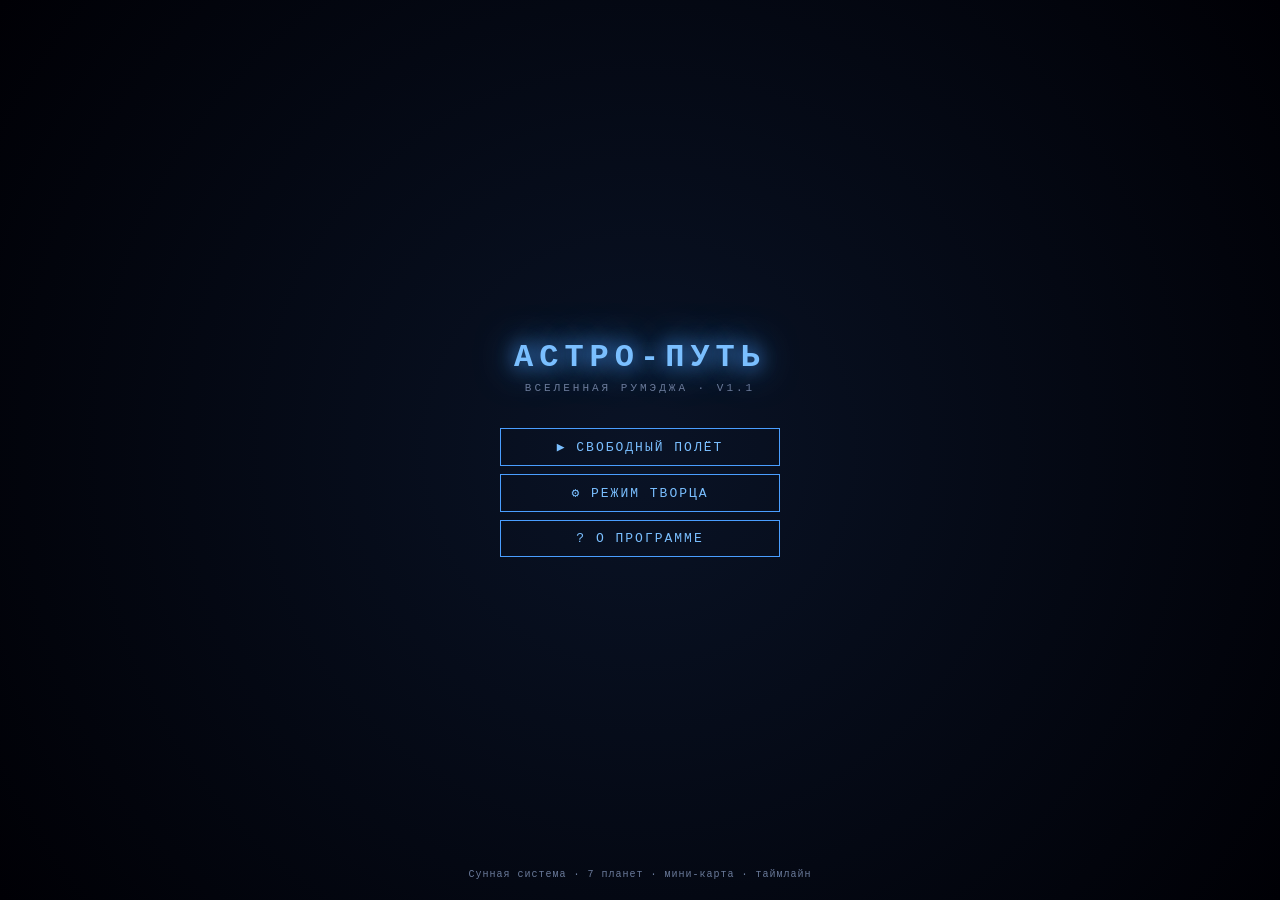
<file: astro-path.html>
<!DOCTYPE html>
<html lang="ru">
<head>
<meta charset="UTF-8">
<meta name="viewport" content="width=device-width, initial-scale=1.0, maximum-scale=1.0, user-scalable=no">
<title>Астро-путь — SpaceEngine стиль</title>
<style>
  * { box-sizing: border-box; -webkit-tap-highlight-color: transparent; }

  :root {
    --bg: #000005;
    --panel: rgba(10, 10, 20, 0.92);
    --panel-light: rgba(20, 20, 40, 0.85);
    --border: #1a3a6a;
    --border-bright: #4a7abf;
    --text: #c8d4e8;
    --text-dim: #6a7a9a;
    --accent: #4a9eff;
    --accent-bright: #7abfff;
    --warning: #ffaa44;
    --danger: #ff5544;
    --success: #44dd88;
  }

  html, body {
    margin: 0; padding: 0;
    height: 100%; width: 100%;
    overflow: hidden;
    background: var(--bg);
    color: var(--text);
    font-family: 'Consolas', 'Courier New', monospace;
    user-select: none;
    font-size: 12px;
  }

  /* === КОСМОС === */
  #space {
    position: fixed;
    top: 0; left: 0;
    width: 100%; height: 100%;
    overflow: hidden;
    cursor: grab;
  }
  #space:active { cursor: grabbing; }

  .star {
    position: absolute;
    border-radius: 50%;
    background: white;
    pointer-events: none;
  }

  /* === МИР === */
  #world {
    position: absolute;
    top: 50%; left: 50%;
    transform-origin: 0 0;
    transform: translate(-50%, -50%) scale(1);
    transition: transform 0.4s cubic-bezier(0.4, 0, 0.2, 1);
    width: 5000px; height: 5000px;
    pointer-events: none;
  }
  #world > * { pointer-events: auto; }

  /* === ЗВЕЗДА === */
  .sun {
    position: absolute;
    top: 50%; left: 50%;
    transform: translate(-50%, -50%);
    width: 60px; height: 60px;
    border-radius: 50%;
    background: radial-gradient(circle, #fff 0%, #ffe680 30%, #ffaa33 60%, #ff6600 100%);
    box-shadow: 0 0 40px #ffaa33, 0 0 100px #ff8800, 0 0 200px rgba(255, 136, 0, 0.3);
    cursor: pointer;
    transition: transform 0.3s;
    z-index: 100;
  }
  .sun:hover { transform: translate(-50%, -50%) scale(1.2); }

  /* === ОРБИТЫ === */
  .orbit {
    position: absolute;
    top: 50%; left: 50%;
    transform: translate(-50%, -50%);
    border: 1px solid rgba(74, 158, 255, 0.15);
    border-radius: 50%;
    pointer-events: none;
  }

  /* === ПЛАНЕТЫ === */
  .planet {
    position: absolute;
    border-radius: 50%;
    cursor: pointer;
    transition: transform 0.2s;
    z-index: 10;
  }
  .planet:hover { transform: scale(1.2); z-index: 50; }

  .planet-body {
    width: 100%; height: 100%;
    border-radius: 50%;
    position: relative;
    overflow: hidden;
    box-shadow: inset -8px -8px 16px rgba(0,0,0,0.85), inset 2px 2px 8px rgba(255,255,255,0.2), 0 0 15px currentColor;
  }
  .planet-body::after {
    content: '';
    position: absolute;
    inset: 0;
    border-radius: 50%;
    background: linear-gradient(180deg, transparent 40%, rgba(0,0,0,0.6) 100%);
    pointer-events: none;
  }

  /* Мини-метки планет — всегда видны */
  .planet-label {
    position: absolute;
    top: calc(100% + 4px);
    left: 50%;
    transform: translateX(-50%);
    font-size: 9px;
    color: var(--accent-bright);
    white-space: nowrap;
    pointer-events: none;
    text-shadow: 0 0 4px black, 0 0 2px black;
    letter-spacing: 0.5px;
    background: rgba(0,0,0,0.5);
    padding: 1px 4px;
    border-radius: 2px;
    opacity: 0.85;
  }

  /* === МИНИ-КАРТА === */
  .minimap {
    position: fixed;
    bottom: 70px; right: 15px;
    width: 160px; height: 160px;
    background: rgba(0,0,0,0.85);
    border: 1px solid var(--border);
    border-radius: 4px;
    z-index: 850;
    overflow: hidden;
    box-shadow: 0 0 20px rgba(0,0,0,0.8);
  }
  .minimap-canvas {
    width: 100%; height: 100%;
    position: relative;
  }
  .minimap-dot {
    position: absolute;
    border-radius: 50%;
    transform: translate(-50%, -50%);
    box-shadow: 0 0 4px currentColor;
    cursor: pointer;
    transition: transform 0.15s;
  }
  .minimap-dot:hover { transform: translate(-50%, -50%) scale(1.5); }
  .minimap-viewport {
    position: absolute;
    border: 1px solid var(--accent-bright);
    border-radius: 2px;
    pointer-events: none;
    box-shadow: 0 0 8px var(--accent);
    background: rgba(74, 158, 255, 0.1);
  }
  .minimap-label {
    position: absolute;
    top: 4px; left: 6px;
    font-size: 9px;
    color: var(--accent-bright);
    letter-spacing: 1px;
    text-shadow: 0 0 4px black;
  }

  /* === ТАЙМЛАЙН === */
  .timeline {
    position: fixed;
    bottom: 70px; left: 240px;
    right: 190px;
    height: 30px;
    background: rgba(0,0,0,0.85);
    border: 1px solid var(--border);
    border-radius: 4px;
    z-index: 850;
    display: flex;
    align-items: center;
    padding: 0 10px;
    gap: 8px;
    font-size: 10px;
    color: var(--text-dim);
  }
  .timeline button {
    background: transparent;
    border: 1px solid var(--border);
    color: var(--accent-bright);
    width: 22px; height: 22px;
    border-radius: 2px;
    cursor: pointer;
    font-family: inherit;
    font-size: 10px;
    padding: 0;
  }
  .timeline button:hover { background: var(--accent); color: #000; }
  .timeline .time-display {
    min-width: 80px;
    color: var(--accent-bright);
    font-weight: bold;
  }
  .timeline .time-slider {
    flex: 1;
    -webkit-appearance: none;
    height: 4px;
    background: var(--border);
    border-radius: 2px;
    outline: none;
  }
  .timeline .time-slider::-webkit-slider-thumb {
    -webkit-appearance: none;
    width: 14px; height: 14px;
    background: var(--accent-bright);
    border-radius: 50%;
    cursor: pointer;
    box-shadow: 0 0 8px var(--accent);
  }
  .timeline .speed-btn {
    padding: 0 6px;
    width: auto;
    font-size: 9px;
  }

  /* === ТОП-БАР === */
  .top-bar {
    position: fixed;
    top: 0; left: 0; right: 0;
    height: 32px;
    background: linear-gradient(180deg, rgba(0,0,0,0.95), rgba(0,0,0,0.6));
    border-bottom: 1px solid var(--border);
    display: flex;
    align-items: center;
    padding: 0 10px;
    z-index: 1000;
    font-size: 11px;
    gap: 12px;
  }
  .top-bar .logo {
    color: var(--accent-bright);
    font-weight: bold;
    letter-spacing: 2px;
    text-shadow: 0 0 8px var(--accent);
  }
  .top-bar .coords { color: var(--text-dim); font-size: 10px; }
  .top-bar .status {
    margin-left: auto;
    color: var(--success);
    font-size: 10px;
  }

  /* === ЛЕВАЯ ПАНЕЛЬ === */
  .left-panel {
    position: fixed;
    top: 32px; left: 0;
    width: 220px;
    bottom: 110px;
    background: var(--panel);
    border-right: 1px solid var(--border);
    z-index: 900;
    display: flex;
    flex-direction: column;
    transition: transform 0.3s;
  }
  .panel-section {
    border-bottom: 1px solid var(--border);
    padding: 8px;
  }
  .panel-section h3 {
    margin: 0 0 6px;
    font-size: 10px;
    color: var(--accent-bright);
    text-transform: uppercase;
    letter-spacing: 1px;
    font-weight: normal;
  }

  .search-input {
    width: 100%;
    padding: 5px 8px;
    background: rgba(0,0,0,0.5);
    border: 1px solid var(--border);
    color: var(--text);
    font-family: inherit;
    font-size: 11px;
    border-radius: 2px;
    outline: none;
  }
  .search-input:focus {
    border-color: var(--accent);
    box-shadow: 0 0 8px rgba(74,158,255,0.3);
  }

  .objects-list {
    flex: 1;
    overflow-y: auto;
    padding: 4px 0;
  }
  .object-item {
    padding: 6px 10px;
    cursor: pointer;
    font-size: 11px;
    display: flex;
    align-items: center;
    gap: 8px;
    transition: background 0.15s;
    border-left: 2px solid transparent;
  }
  .object-item:hover {
    background: rgba(74,158,255,0.1);
    border-left-color: var(--accent);
  }
  .object-item.active {
    background: rgba(74,158,255,0.2);
    border-left-color: var(--accent-bright);
  }
  .object-item .icon {
    width: 12px; height: 12px;
    border-radius: 50%;
    flex-shrink: 0;
    box-shadow: 0 0 6px currentColor;
  }
  .object-item .name { flex: 1; color: var(--text); }
  .object-item .type { font-size: 9px; color: var(--text-dim); }

  /* === ПРАВАЯ ПАНЕЛЬ === */
  .right-panel {
    position: fixed;
    top: 32px; right: 0;
    width: 280px;
    bottom: 110px;
    background: var(--panel);
    border-left: 1px solid var(--border);
    z-index: 900;
    display: flex;
    flex-direction: column;
    transition: transform 0.3s;
    overflow-y: auto;
  }
  .right-panel.hidden { transform: translateX(100%); }

  .info-header {
    padding: 12px;
    border-bottom: 1px solid var(--border);
    background: var(--panel-light);
  }
  .info-header .name {
    font-size: 16px;
    color: var(--accent-bright);
    font-weight: bold;
    letter-spacing: 1px;
    margin-bottom: 4px;
    text-shadow: 0 0 10px var(--accent);
  }
  .info-header .type {
    font-size: 10px;
    color: var(--text-dim);
    text-transform: uppercase;
    letter-spacing: 1px;
  }
  .info-header .lang {
    font-size: 10px;
    color: var(--accent);
    margin-top: 4px;
    font-style: italic;
  }

  .info-body { padding: 12px; font-size: 11px; line-height: 1.5; }
  .info-body p { margin: 0 0 10px; color: var(--text); }

  .info-stats {
    display: flex;
    flex-direction: column;
    gap: 3px;
    margin-bottom: 12px;
  }
  .info-stat {
    display: flex;
    justify-content: space-between;
    padding: 4px 6px;
    background: rgba(0,0,0,0.3);
    border-left: 2px solid var(--accent);
    font-size: 10px;
  }
  .info-stat .label { color: var(--text-dim); }
  .info-stat .value { color: var(--text); font-weight: bold; }

  .info-actions {
    display: flex;
    flex-direction: column;
    gap: 5px;
    padding: 12px;
    border-top: 1px solid var(--border);
  }

  .action-btn {
    padding: 8px 12px;
    background: rgba(74,158,255,0.1);
    border: 1px solid var(--accent);
    color: var(--accent-bright);
    font-family: inherit;
    font-size: 11px;
    cursor: pointer;
    border-radius: 2px;
    transition: all 0.15s;
    text-align: left;
    letter-spacing: 0.5px;
  }
  .action-btn:hover {
    background: var(--accent);
    color: #000;
    box-shadow: 0 0 12px var(--accent);
  }

  /* === НИЖНЯЯ ПАНЕЛЬ === */
  .bottom-bar {
    position: fixed;
    bottom: 0; left: 0; right: 0;
    height: 60px;
    background: linear-gradient(0deg, rgba(0,0,0,0.95), rgba(0,0,0,0.7));
    border-top: 1px solid var(--border);
    z-index: 1000;
    display: flex;
    align-items: center;
    padding: 0 15px;
    gap: 10px;
    overflow-x: auto;
  }

  .tool-btn {
    display: flex;
    flex-direction: column;
    align-items: center;
    gap: 2px;
    padding: 6px 10px;
    background: transparent;
    border: 1px solid transparent;
    color: var(--text-dim);
    font-family: inherit;
    font-size: 9px;
    cursor: pointer;
    border-radius: 2px;
    transition: all 0.15s;
    white-space: nowrap;
    min-width: 50px;
  }
  .tool-btn .icon { font-size: 16px; }
  .tool-btn:hover {
    color: var(--accent-bright);
    border-color: var(--accent);
    background: rgba(74,158,255,0.1);
  }
  .tool-btn.active {
    color: var(--accent-bright);
    border-color: var(--accent-bright);
    background: rgba(74,158,255,0.2);
  }
  .tool-sep {
    width: 1px;
    height: 30px;
    background: var(--border);
    margin: 0 5px;
    flex-shrink: 0;
  }

  /* === HUD ВИДА === */
  .view-hud {
    position: fixed;
    top: 50px;
    right: 300px;
    background: rgba(0,0,0,0.8);
    border: 1px solid var(--border);
    padding: 8px 12px;
    font-size: 10px;
    color: var(--text-dim);
    z-index: 800;
    border-radius: 2px;
    display: none;
  }
  .view-hud.show { display: block; }
  .view-hud .line { margin: 2px 0; }
  .view-hud .val { color: var(--accent-bright); font-weight: bold; }

  /* === МЕТКИ ИНТЕРЕСА === */
  .poi-marker {
    position: absolute;
    width: 16px; height: 16px;
    transform: translate(-50%, -50%);
    cursor: pointer;
    z-index: 30;
    pointer-events: auto;
  }
  .poi-marker::before {
    content: '';
    position: absolute;
    top: 50%; left: 50%;
    transform: translate(-50%, -50%);
    width: 8px; height: 8px;
    background: var(--warning);
    border-radius: 50%;
    box-shadow: 0 0 10px var(--warning);
    animation: poiPulse 2s infinite;
  }
  .poi-marker::after {
    content: '';
    position: absolute;
    top: 50%; left: 50%;
    transform: translate(-50%, -50%);
    width: 16px; height: 16px;
    border: 1px solid var(--warning);
    border-radius: 50%;
    animation: poiRing 2s infinite;
  }
  @keyframes poiPulse {
    0%, 100% { transform: translate(-50%, -50%) scale(1); }
    50% { transform: translate(-50%, -50%) scale(1.3); }
  }
  @keyframes poiRing {
    0% { transform: translate(-50%, -50%) scale(0.8); opacity: 1; }
    100% { transform: translate(-50%, -50%) scale(2); opacity: 0; }
  }
  .poi-tooltip {
    position: absolute;
    bottom: 100%;
    left: 50%;
    transform: translateX(-50%);
    background: rgba(0,0,0,0.9);
    color: var(--warning);
    padding: 3px 8px;
    border-radius: 3px;
    font-size: 9px;
    white-space: nowrap;
    margin-bottom: 4px;
    opacity: 0;
    pointer-events: none;
    transition: opacity 0.2s;
    border: 1px solid var(--warning);
  }
  .poi-marker:hover .poi-tooltip { opacity: 1; }

  /* === ПЕРВОЕ ЛИЦО === */
  .first-person {
    position: fixed;
    inset: 0;
    z-index: 2000;
    display: none;
    overflow: hidden;
  }
  .first-person.show { display: block; }

  .fp-sky {
    position: absolute;
    top: 0; left: 0; right: 0;
    height: 70%;
    transition: background 1s;
  }
  .fp-ground {
    position: absolute;
    bottom: 0; left: 0; right: 0;
    height: 30%;
    transition: background 1s;
  }
  .fp-star {
    position: absolute;
    border-radius: 50%;
    transition: all 1s;
    filter: blur(1px);
  }
  .fp-object {
    position: absolute;
    font-size: 42px;
    cursor: pointer;
    transition: transform 0.2s;
    filter: drop-shadow(0 0 8px currentColor);
  }
  .fp-object:hover { transform: scale(1.2) translateY(-5px); }
  .fp-player {
    position: absolute;
    bottom: 30px;
    font-size: 30px;
    transition: left 0.3s;
    z-index: 10;
    filter: drop-shadow(0 0 6px var(--accent));
  }
  .fp-hud {
    position: absolute;
    top: 50px; left: 15px;
    background: rgba(0,0,0,0.8);
    border: 1px solid var(--border);
    padding: 10px 14px;
    border-radius: 2px;
    font-size: 10px;
    color: var(--text);
    z-index: 20;
    max-width: 220px;
    line-height: 1.6;
  }
  .fp-hud .title {
    color: var(--accent-bright);
    font-size: 14px;
    font-weight: bold;
    letter-spacing: 1px;
    margin-bottom: 4px;
  }
  .fp-hud .stat { color: var(--text-dim); font-size: 10px; }
  .fp-hud .stat b { color: var(--text); }

  .fp-exit {
    position: absolute;
    top: 50px; right: 15px;
    padding: 8px 14px;
    background: rgba(0,0,0,0.8);
    color: var(--accent-bright);
    border: 1px solid var(--accent);
    cursor: pointer;
    font-family: inherit;
    font-size: 11px;
    z-index: 20;
    border-radius: 2px;
    letter-spacing: 0.5px;
  }
  .fp-exit:hover { background: var(--accent); color: #000; }

  .fp-controls {
    position: absolute;
    bottom: 20px;
    left: 50%;
    transform: translateX(-50%);
    display: flex;
    gap: 5px;
    z-index: 20;
  }
  .fp-btn {
    padding: 10px 16px;
    background: rgba(0,0,0,0.8);
    color: var(--accent-bright);
    border: 1px solid var(--accent);
    cursor: pointer;
    font-family: inherit;
    font-size: 12px;
    border-radius: 2px;
    transition: all 0.15s;
  }
  .fp-btn:hover { background: var(--accent); color: #000; }

  /* === МЕНЮ === */
  .menu {
    position: fixed;
    inset: 0;
    background: radial-gradient(circle at center, rgba(10,20,40,0.95), rgba(0,0,5,0.98));
    z-index: 3000;
    display: flex;
    flex-direction: column;
    align-items: center;
    justify-content: center;
    padding: 20px;
  }
  .menu.hide { display: none; }
  .menu-title {
    font-size: 32px;
    color: var(--accent-bright);
    letter-spacing: 6px;
    text-shadow: 0 0 20px var(--accent), 0 0 40px var(--accent);
    margin-bottom: 6px;
    font-weight: bold;
  }
  .menu-sub {
    font-size: 11px;
    color: var(--text-dim);
    letter-spacing: 3px;
    margin-bottom: 30px;
    text-transform: uppercase;
  }
  .menu-btn {
    padding: 10px 40px;
    background: transparent;
    border: 1px solid var(--accent);
    color: var(--accent-bright);
    font-family: inherit;
    font-size: 13px;
    letter-spacing: 2px;
    cursor: pointer;
    transition: all 0.2s;
    margin: 4px;
    min-width: 280px;
    text-align: center;
    text-transform: uppercase;
  }
  .menu-btn:hover {
    background: var(--accent);
    color: #000;
    box-shadow: 0 0 20px var(--accent);
  }
  .menu-footer {
    position: absolute;
    bottom: 20px;
    color: var(--text-dim);
    font-size: 10px;
    letter-spacing: 1px;
  }

  /* === TOAST === */
  .toast {
    position: fixed;
    bottom: 80px;
    left: 50%;
    transform: translateX(-50%) translateY(200px);
    background: rgba(0,0,0,0.9);
    color: var(--accent-bright);
    padding: 10px 24px;
    border: 1px solid var(--accent);
    border-radius: 2px;
    font-size: 11px;
    z-index: 9999;
    transition: transform 0.3s;
    pointer-events: none;
    letter-spacing: 1px;
    text-transform: uppercase;
  }
  .toast.show { transform: translateX(-50%) translateY(0); }

  /* === МОБИЛЬНАЯ === */
  @media (max-width: 768px) {
    .left-panel { transform: translateX(-100%); width: 240px; }
    .right-panel { transform: translateX(100%); width: 260px; }
    .left-panel.open, .right-panel.open { transform: translateX(0); }
    .minimap { width: 110px; height: 110px; bottom: 70px; right: 10px; }
    .timeline { left: 10px; right: 130px; }
    .menu-title { font-size: 22px; letter-spacing: 3px; }
    .menu-btn { font-size: 11px; min-width: 220px; padding: 8px 20px; }
    .view-hud { right: 10px; top: 40px; }
  }
</style>
</head>
<body>

<!-- === МЕНЮ === -->
<div class="menu" id="mainMenu">
  <div class="menu-title">АСТРО-ПУТЬ</div>
  <div class="menu-sub">Вселенная Румэджа · v1.1</div>
  <button class="menu-btn" onclick="startMode('explore')">▶ Свободный полёт</button>
  <button class="menu-btn" onclick="startMode('creator')">⚙ Режим Творца</button>
  <button class="menu-btn" onclick="startMode('about')">? О программе</button>
  <div class="menu-footer">Сунная система · 7 планет · мини-карта · таймлайн</div>
</div>

<!-- === КОСМОС === -->
<div id="space" style="display:none;">
  <div id="world"></div>
</div>

<!-- === ВЕРХНЯЯ ПАНЕЛЬ === -->
<div class="top-bar" id="topBar" style="display:none;">
  <div class="logo">АСТРО-ПУТЬ</div>
  <div class="coords" id="coordsDisplay">Zoom: 0.50x · X: 0 · Y: 0</div>
  <div class="status" id="statusDisplay">● ONLINE</div>
</div>

<!-- === ЛЕВАЯ ПАНЕЛЬ === -->
<div class="left-panel" id="leftPanel" style="display:none;">
  <div class="panel-section">
    <h3>Поиск объектов</h3>
    <input type="text" class="search-input" id="searchInput" placeholder="Введите название...">
  </div>
  <div class="panel-section">
    <h3>Объекты системы</h3>
  </div>
  <div class="objects-list" id="objectsList"></div>
</div>

<!-- === ПРАВАЯ ПАНЕЛЬ === -->
<div class="right-panel hidden" id="rightPanel" style="display:none;">
  <div class="info-header">
    <div class="name" id="infoName">—</div>
    <div class="type" id="infoType">—</div>
    <div class="lang" id="infoLang"></div>
  </div>
  <div class="info-body">
    <p id="infoDesc"></p>
    <div class="info-stats" id="infoStats"></div>
  </div>
  <div class="info-actions">
    <button class="action-btn" id="btnGoTo">🎯 Перейти к объекту</button>
    <button class="action-btn" id="btnWalk">🚶 Прогуляться</button>
    <button class="action-btn" id="btnOrbit">🛰 Выйти на орбиту</button>
  </div>
</div>

<!-- === НИЖНЯЯ ПАНЕЛЬ === -->
<div class="bottom-bar" id="bottomBar" style="display:none;">
  <button class="tool-btn" id="toolExplore"><span class="icon">🌌</span><span>Полёт</span></button>
  <button class="tool-btn" id="toolFocus"><span class="icon">🎯</span><span>Фокус</span></button>
  <button class="tool-btn" id="toolOrbit"><span class="icon">🛰</span><span>Орбита</span></button>
  <button class="tool-btn" id="toolSurface"><span class="icon">🚶</span><span>Поверхность</span></button>
  <div class="tool-sep"></div>
  <button class="tool-btn" id="toolZoomIn"><span class="icon">＋</span><span>Зум+</span></button>
  <button class="tool-btn" id="toolZoomOut"><span class="icon">－</span><span>Зум−</span></button>
  <button class="tool-btn" id="toolReset"><span class="icon">⟲</span><span>Сброс</span></button>
  <div class="tool-sep"></div>
  <button class="tool-btn" id="toolPOI"><span class="icon">📍</span><span>Метки</span></button>
  <button class="tool-btn" id="toolCreator"><span class="icon">⚙</span><span>Творец</span></button>
  <button class="tool-btn" id="toolMenu"><span class="icon">☰</span><span>Меню</span></button>
</div>

<!-- === МИНИ-КАРТА === -->
<div class="minimap" id="minimap" style="display:none;">
  <div class="minimap-label">СИСТЕМА</div>
  <div class="minimap-canvas" id="minimapCanvas"></div>
</div>

<!-- === ТАЙМЛАЙН === -->
<div class="timeline" id="timelineBar" style="display:none;">
  <button id="timePlayPause" title="Пауза/Играть">⏸</button>
  <div class="time-display" id="timeDisplay">T+00:00</div>
  <input type="range" class="time-slider" id="timeSlider" min="-100" max="100" value="0" step="1">
  <button class="speed-btn" id="speedBtn" title="Скорость">×1</button>
</div>

<!-- === HUD === -->
<div class="view-hud" id="viewHud">
  <div class="line">Цель: <span class="val" id="hudTarget">—</span></div>
  <div class="line">Расстояние: <span class="val" id="hudDist">—</span></div>
  <div class="line">Скорость: <span class="val" id="hudSpeed">0.00 c</span></div>
</div>

<!-- === РЕЖИМ ТВОРЦА === -->
<div class="left-panel" id="creatorPanel" style="display:none; top: 32px; width: 260px; z-index: 950;">
  <div class="panel-section">
    <h3>⚙ Режим Творца</h3>
    <p style="font-size:10px; color:var(--text-dim); margin:6px 0;">
      Меняй планеты местами и смотри последствия.
    </p>
  </div>
  <div class="panel-section">
    <h3>Планета 1</h3>
    <select class="search-input" id="swapPlanet1"></select>
  </div>
  <div class="panel-section">
    <h3>Планета 2</h3>
    <select class="search-input" id="swapPlanet2"></select>
  </div>
  <div class="panel-section">
    <button class="action-btn" id="swapBtn" style="width:100%;">🔄 Поменять местами</button>
    <button class="action-btn" id="resetUniverseBtn" style="width:100%; margin-top:6px; border-color:var(--danger); color:var(--danger);">↺ Сбросить вселенную</button>
  </div>
</div>

<!-- === ПЕРВОЕ ЛИЦО === -->
<div class="first-person" id="firstPerson">
  <div class="fp-sky" id="fpSky"></div>
  <div class="fp-ground" id="fpGround"></div>
  <div class="fp-star" id="fpStar"></div>
  <div id="fpObjects"></div>
  <div class="fp-player" id="fpPlayer">🚶</div>
  <div class="fp-hud" id="fpHud"></div>
  <button class="fp-exit" onclick="exitFirstPerson()">◄ ВЕРНУТЬСЯ В КОСМОС</button>
  <div class="fp-controls">
    <button class="fp-btn" onclick="fpMove('left')">◄</button>
    <button class="fp-btn" onclick="fpMove('forward')">▲</button>
    <button class="fp-btn" onclick="fpMove('right')">►</button>
  </div>
</div>

<!-- === TOAST === -->
<div class="toast" id="toast"></div>

<script>
// ============================================
// === ДАННЫЕ ===
// ============================================
const planetsData = [
  {id:"naytfeyr", name:"Найтфейр", lang:"«Огонь Найта» (валахит)", type:"Каменная планета",
   pos:1, size:22, dist:140, color:"#ff8866",
   desc:"Раскалённая планета без атмосферы. День длится 40 часов.",
   stats:{"Радиус":"2 440 км","Температура":"+430°C","Атмосфера":"Нет","Спутники":"Нет"},
   skyColors:["#4a1010","#8a2020","#c86040"], groundColors:["#6a3020","#3a1a10"],
   sunColor:"#ff6a3a",
   objects:[
     {icon:"🪨",name:"Красный камень",x:20,y:70,desc:"Содержит железо."},
     {icon:"🌋",name:"Вулкан",x:60,y:60,desc:"Действующий вулкан."},
     {icon:"☄",name:"Метеорит",x:80,y:75,desc:"Недавно упал."}
   ],
   pois:[
     {x:60,y:60,icon:"🌋",name:"Вулкан Огня"},
     {x:30,y:40,icon:"💎",name:"Кратер"}
   ]},
  {id:"rumej", name:"Румэдж", lang:"«Дом Румэда» (сильдарит)", type:"Обитаемая планета",
   pos:2, size:36, dist:240, color:"#88dd88",
   desc:"Родина разумной жизни. 6 континентов, 4 океана, 2 спутника.",
   stats:{"Радиус":"6 371 км","Температура":"−94°C…+87°C","Атмосфера":"Эфирно-кислородная","Спутники":"2"},
   skyColors:["#3080c0","#70b0d8","#b0d8a8"], groundColors:["#508040","#2a5020"],
   sunColor:"#ffdd44",
   objects:[
     {icon:"🌳",name:"Эфирный дуб",x:15,y:65,desc:"Дерево с эфирной аурой."},
     {icon:"🐺",name:"Эфирный волк",x:35,y:72,desc:"Дружелюбен к магам."},
     {icon:"🌸",name:"Хрустальный цветок",x:55,y:68,desc:"Из него варят зелья."},
     {icon:"🏘",name:"Деревня",x:75,y:60,desc:"Здесь живут алхимики."},
     {icon:"🌙",name:"Луна",x:85,y:15,desc:"Спутник Румэджа."},
     {icon:"🔮",name:"Эфирит",x:60,y:10,desc:"Второй спутник."}
   ],
   pois:[
     {x:75,y:60,icon:"🏘",name:"Деревня алхимиков"},
     {x:15,y:65,icon:"🌳",name:"Эфирная роща"},
     {x:50,y:50,icon:"🏛",name:"Столица Румэджа"}
   ]},
  {id:"krovaris", name:"Кроварис", lang:"«Красная земля» (ксардит)", type:"Каменная планета",
   pos:3, size:26, dist:340, color:"#cc4444",
   desc:"Красная пустыня. Руины древней цивилизации. Проклятое место.",
   stats:{"Радиус":"3 390 км","Температура":"−143°C / +35°C","Атмосфера":"Разреженная CO₂","Спутники":"2"},
   skyColors:["#4a1010","#8a2020","#c86040"], groundColors:["#6a3020","#3a1a10"],
   sunColor:"#ff6a3a",
   objects:[
     {icon:"🪨",name:"Красный камень",x:20,y:70,desc:"Обычный камень."},
     {icon:"🦎",name:"Огненная ящерица",x:40,y:72,desc:"Дышит огнём."},
     {icon:"🏛",name:"Древние руины",x:65,y:60,desc:"Проклятое место."},
     {icon:"💀",name:"Череп",x:80,y:72,desc:"Не трогай!"}
   ],
   pois:[
     {x:65,y:60,icon:"🏛",name:"Руины Кровариса"},
     {x:30,y:45,icon:"💀",name:"Проклятая зона"}
   ]},
  {id:"gromostan", name:"Громостан", lang:"«Страна грома» (валахит)", type:"Газовый гигант",
   pos:4, size:80, dist:480, color:"#e8b890",
   desc:"Крупнейшая планета системы. Полосатая, с эфирным вихрем.",
   stats:{"Радиус":"69 911 км","Температура":"−108°C","Атмосфера":"H₂, He, эфир","Спутники":"40+"},
   skyColors:["#2a1a4a","#4a2a6a","#6a4a8a"], groundColors:["#e8b890","#b88860"],
   sunColor:"#ffdd44",
   objects:[
     {icon:"☁",name:"Облака",x:25,y:60,desc:"Радужные от эфира."},
     {icon:"🛸",name:"Корабль",x:50,y:55,desc:"Добывает эфирный лёд."},
     {icon:"⭐",name:"Сун",x:80,y:15,desc:"Звезда системы."}
   ],
   pois:[
     {x:50,y:55,icon:"🛸",name:"Станция добычи"}
   ]},
  {id:"svetaria", name:"Светария", lang:"«Земля света» (эфирит)", type:"Газовый гигант",
   pos:5, size:66, dist:620, color:"#eedd88",
   desc:"Планета с кольцами из эфирного льда. Светится в темноте.",
   stats:{"Радиус":"58 232 км","Температура":"−139°C","Атмосфера":"H₂, He, эфир","Спутники":"30+"},
   skyColors:["#1a2a4a","#3a5a7a","#88b0c8"], groundColors:["#c0d0e0","#88a0b0"],
   sunColor:"#ffee88",
   objects:[
     {icon:"💎",name:"Эфирный лёд",x:20,y:70,desc:"Источник эфира."},
     {icon:"🔵",name:"Кольцо",x:50,y:25,desc:"Светится в темноте."},
     {icon:"⭐",name:"Сун",x:80,y:15,desc:"Звезда системы."},
     {icon:"🛸",name:"Патруль",x:70,y:65,desc:"Корабль Румэджа."}
   ],
   pois:[
     {x:20,y:70,icon:"💎",name:"Ледяные шахты"},
     {x:70,y:65,icon:"🛸",name:"Патрульная база"}
   ]},
  {id:"lunmir", name:"Лунмир", lang:"«Лунный мир» (лунный)", type:"Газовый гигант",
   pos:6, size:56, dist:760, color:"#88c0d8",
   desc:"Сине-зелёный гигант. Наклонён на 98°. Вечный эфирный шторм.",
   stats:{"Радиус":"25 362 км","Температура":"−195°C","Атмосфера":"H₂, He, метан","Спутники":"27"},
   skyColors:["#1a1a4a","#2a4a7a","#88b0c8"], groundColors:["#88b0c8","#507888"],
   sunColor:"#c0d8e8",
   objects:[
     {icon:"🌪",name:"Эфирный шторм",x:30,y:65,desc:"Ветер 2000 км/ч."},
     {icon:"💠",name:"Ледяной кристалл",x:60,y:70,desc:"Редкий минерал."},
     {icon:"⭐",name:"Сун",x:85,y:20,desc:"Далеко, но видно."}
   ],
   pois:[
     {x:30,y:65,icon:"🌪",name:"Эфирный шторм"}
   ]},
  {id:"bezdnit", name:"Безднит", lang:"«Бездна» (безднарий)", type:"Ледяной гигант",
   pos:7, size:46, dist:900, color:"#4466aa",
   desc:"Самая далёкая планета. Тёмно-синяя, граница системы.",
   stats:{"Радиус":"24 622 км","Температура":"−201°C","Атмосфера":"H₂, He, метан","Спутники":"14"},
   skyColors:["#05051a","#101a3a","#3050a0"], groundColors:["#3050a0","#152040"],
   sunColor:"#88a0dd",
   objects:[
     {icon:"❄",name:"Вечная мерзлота",x:25,y:70,desc:"Лёд толщиной в километр."},
     {icon:"🌌",name:"Тьма",x:70,y:60,desc:"За планетой — пустота."},
     {icon:"⭐",name:"Сун",x:90,y:20,desc:"Еле видно."}
   ],
   pois:[
     {x:25,y:70,icon:"❄",name:"Вечная мерзлота"}
   ]}
];

const sunData = {
  id:"sun", name:"Сун", type:"Жёлтый карлик", lang:"«Свет» (сильдарит)",
  desc:"Центральная звезда Сунной системы. Возраст — 4.6 млрд лет.",
  stats:{"Класс":"G2V","Масса":"1.0 M☉","Температура":"5 778 K","Радиус":"696 000 км"},
  color:"#ffaa33"
};

let currentPlanets = JSON.parse(JSON.stringify(planetsData));
let selectedObject = null;
let showPOI = true;

// ============================================
// === ГЛОБАЛЬНЫЕ ===
// ============================================
let zoom = 0.6, panX = 0, panY = 0;
let isDragging = false, dragStartX = 0, dragStartY = 0;
let currentMode = 'explore';
let timeSpeed = 1;
let timeOffset = 0;
let timePaused = false;
let simulationTime = 0;

// ============================================
// === ЗВУКИ ===
// ============================================
let audioCtx = null;
function initAudio() {
  if (!audioCtx) {
    try { audioCtx = new (window.AudioContext || window.webkitAudioContext)(); } catch (e) {}
  }
  if (audioCtx && audioCtx.state === 'suspended') audioCtx.resume();
}
function beep(freq, dur = 0.08, type = 'sine', vol = 0.06) {
  if (!audioCtx) return;
  const osc = audioCtx.createOscillator();
  const gain = audioCtx.createGain();
  osc.type = type;
  osc.frequency.setValueAtTime(freq, audioCtx.currentTime);
  gain.gain.setValueAtTime(vol, audioCtx.currentTime);
  gain.gain.exponentialRampToValueAtTime(0.001, audioCtx.currentTime + dur);
  osc.connect(gain); gain.connect(audioCtx.destination);
  osc.start(); osc.stop(audioCtx.currentTime + dur);
}
const sfxClick = () => beep(1200, 0.04, 'sine', 0.04);
const sfxSelect = () => { beep(800, 0.06); setTimeout(() => beep(1200, 0.08), 50); };
const sfxZoom = () => beep(600, 0.05, 'sine', 0.03);

// ============================================
// === ЗВЁЗДЫ ===
// ============================================
function generateStars() {
  const space = document.getElementById('space');
  for (let i = 0; i < 400; i++) {
    const s = document.createElement('div');
    s.className = 'star';
    const size = Math.random() * 2 + 0.5;
    s.style.width = size + 'px';
    s.style.height = size + 'px';
    s.style.left = Math.random() * 100 + '%';
    s.style.top = Math.random() * 100 + '%';
    s.style.opacity = 0.3 + Math.random() * 0.7;
    s.style.animation = `twinkle ${2 + Math.random() * 4}s infinite`;
    space.appendChild(s);
  }
}

// ============================================
// === МИР ===
// ============================================
const world = document.getElementById('world');

function buildUniverse() {
  world.innerHTML = '';

  // === Солнце ===
  const sun = document.createElement('div');
  sun.className = 'sun';
  sun.dataset.id = 'sun';
  sun.onclick = (e) => {
    e.stopPropagation();
    initAudio(); sfxSelect();
    selectObject(sunData, 'sun');
  };
  world.appendChild(sun);

  // === Планеты ===
  currentPlanets.forEach((p, i) => {
    // Орбита
    const orbit = document.createElement('div');
    orbit.className = 'orbit';
    orbit.style.width = (p.dist * 2) + 'px';
    orbit.style.height = (p.dist * 2) + 'px';
    world.appendChild(orbit);

    // Планета
    const planet = document.createElement('div');
    planet.className = 'planet';
    planet.style.width = p.size + 'px';
    planet.style.height = p.size + 'px';
    planet.style.color = p.color;
    planet.dataset.id = p.id;
    planet.dataset.pos = i;
    planet.dataset.dist = p.dist;

    const body = document.createElement('div');
    body.className = 'planet-body';
    body.style.background = `radial-gradient(circle at 30% 30%, #fff 0%, ${p.color} 40%, ${p.color}88 100%)`;
    planet.appendChild(body);

    const label = document.createElement('div');
    label.className = 'planet-label';
    label.textContent = p.name;
    planet.appendChild(label);

    // Позиция
    const angle = (i * 137.5) * Math.PI / 180;
    planet.style.left = `calc(50% + ${Math.cos(angle) * p.dist}px - ${p.size/2}px)`;
    planet.style.top = `calc(50% + ${Math.sin(angle) * p.dist}px - ${p.size/2}px)`;

    planet.onclick = (e) => {
      e.stopPropagation();
      initAudio(); sfxSelect();
      selectObject(p, p.id);
    };

    world.appendChild(planet);

    // === МЕТКИ ИНТЕРЕСА (POI) ===
    if (p.pois) {
      p.pois.forEach(poi => {
        const marker = document.createElement('div');
        marker.className = 'poi-marker';
        marker.style.left = poi.x + '%';
        marker.style.top = poi.y + '%';
        marker.innerHTML = `<div class="poi-tooltip">${poi.icon} ${poi.name}</div>`;
        marker.onclick = (e) => {
          e.stopPropagation();
          initAudio(); sfxSelect();
          showToast(`📍 ${poi.name} на ${p.name}`);
        };
        planet.appendChild(marker);
      });
    }
  });
}
buildUniverse();

// ============================================
// === СПИСОК ОБЪЕКТОВ ===
// ============================================
function buildObjectsList() {
  const list = document.getElementById('objectsList');
  list.innerHTML = '';

  const sunItem = document.createElement('div');
  sunItem.className = 'object-item';
  sunItem.innerHTML = `
    <div class="icon" style="background:${sunData.color}; color:${sunData.color};"></div>
    <div class="name">${sunData.name}</div>
    <div class="type">★</div>
  `;
  sunItem.onclick = () => { initAudio(); sfxSelect(); selectObject(sunData, 'sun'); };
  list.appendChild(sunItem);

  currentPlanets.forEach(p => {
    const item = document.createElement('div');
    item.className = 'object-item';
    item.dataset.id = p.id;
    item.innerHTML = `
      <div class="icon" style="background:${p.color}; color:${p.color};"></div>
      <div class="name">${p.name}</div>
      <div class="type">${p.pos}</div>
    `;
    item.onclick = () => { initAudio(); sfxSelect(); selectObject(p, p.id); };
    list.appendChild(item);
  });
}

// ============================================
// === ВЫБОР ОБЪЕКТА ===
// ============================================
function selectObject(obj, id) {
  selectedObject = obj;
  document.querySelectorAll('.object-item').forEach(el => {
    el.classList.toggle('active', el.dataset.id === id);
  });

  document.getElementById('infoName').textContent = obj.name;
  document.getElementById('infoType').textContent = obj.type;
  document.getElementById('infoLang').textContent = obj.lang || '';
  document.getElementById('infoDesc').textContent = obj.desc;

  const stats = document.getElementById('infoStats');
  stats.innerHTML = '';
  Object.entries(obj.stats || {}).forEach(([k, v]) => {
    stats.innerHTML += `
      <div class="info-stat">
        <span class="label">${k}</span>
        <span class="value">${v}</span>
      </div>
    `;
  });

  document.getElementById('rightPanel').classList.remove('hidden');
  document.getElementById('viewHud').classList.add('show');
  document.getElementById('hudTarget').textContent = obj.name;
  document.getElementById('hudDist').textContent = (Math.random() * 10 + 1).toFixed(2) + ' а.е.';
  beep(900, 0.05);
}

// ============================================
// === ДЕЙСТВИЯ ===
// ============================================
document.getElementById('btnGoTo').onclick = () => {
  if (!selectedObject) return;
  initAudio(); sfxClick();
  focusObject(selectedObject.id);
};
document.getElementById('btnWalk').onclick = () => {
  if (!selectedObject || selectedObject.id === 'sun') return;
  initAudio(); sfxClick();
  enterFirstPerson(selectedObject.id);
};
document.getElementById('btnOrbit').onclick = () => {
  if (!selectedObject) return;
  initAudio(); sfxClick();
  focusObject(selectedObject.id, 3);
};

function focusObject(id, targetZoom = 2) {
  let el;
  if (id === 'sun') el = document.querySelector('.sun');
  else el = document.querySelector(`.planet[data-id="${id}"]`);
  if (!el) return;

  const rect = el.getBoundingClientRect();
  const cx = window.innerWidth / 2;
  const cy = window.innerHeight / 2;
  const dx = cx - (rect.left + rect.width / 2);
  const dy = cy - (rect.top + rect.height / 2);

  panX += dx; panY += dy;
  zoom = targetZoom;
  applyTransform();
  showToast(`🎯 Переход к ${id}`);
}

// ============================================
// === ЗУМ / ПАН ===
// ============================================
function applyTransform() {
  world.style.transform = `translate(calc(-50% + ${panX}px), calc(-50% + ${panY}px)) scale(${zoom})`;
  updateCoords();
  updateMinimap();
}
function updateCoords() {
  document.getElementById('coordsDisplay').textContent =
    `Zoom: ${zoom.toFixed(2)}x · X: ${panX.toFixed(0)} · Y: ${panY.toFixed(0)}`;
}

const space = document.getElementById('space');
space.addEventListener('mousedown', (e) => {
  if (e.target.closest('.planet') || e.target.closest('.sun') || e.target.closest('.poi-marker')) return;
  isDragging = true;
  dragStartX = e.clientX - panX;
  dragStartY = e.clientY - panY;
});
window.addEventListener('mousemove', (e) => {
  if (!isDragging) return;
  panX = e.clientX - dragStartX;
  panY = e.clientY - dragStartY;
  applyTransform();
});
window.addEventListener('mouseup', () => { isDragging = false; });

space.addEventListener('wheel', (e) => {
  e.preventDefault();
  const delta = e.deltaY > 0 ? 0.9 : 1.1;
  zoom = Math.max(0.1, Math.min(zoom * delta, 15));
  applyTransform();
  sfxZoom();
}, { passive: false });

let touchDist = 0;
space.addEventListener('touchstart', (e) => {
  if (e.touches.length === 2) {
    touchDist = Math.hypot(e.touches[0].clientX - e.touches[1].clientX, e.touches[0].clientY - e.touches[1].clientY);
  } else if (e.touches.length === 1) {
    isDragging = true;
    dragStartX = e.touches[0].clientX - panX;
    dragStartY = e.touches[0].clientY - panY;
  }
});
space.addEventListener('touchmove', (e) => {
  e.preventDefault();
  if (e.touches.length === 2) {
    const d = Math.hypot(e.touches[0].clientX - e.touches[1].clientX, e.touches[0].clientY - e.touches[1].clientY);
    zoom = Math.max(0.1, Math.min(zoom * (d / touchDist), 15));
    touchDist = d;
    applyTransform();
  } else if (isDragging) {
    panX = e.touches[0].clientX - dragStartX;
    panY = e.touches[0].clientY - dragStartY;
    applyTransform();
  }
}, { passive: false });
space.addEventListener('touchend', () => { isDragging = false; });

// ============================================
// === МИНИ-КАРТА ===
// ============================================
const minimapCanvas = document.getElementById('minimapCanvas');
let minimapInitialized = false;

function buildMinimap() {
  minimapCanvas.innerHTML = '';

  // Центр (Сун)
  const sunDot = document.createElement('div');
  sunDot.className = 'minimap-dot';
  sunDot.style.background = sunData.color;
  sunDot.style.color = sunData.color;
  sunDot.style.width = '8px';
  sunDot.style.height = '8px';
  sunDot.style.left = '50%';
  sunDot.style.top = '50%';
  minimapCanvas.appendChild(sunDot);

  // Планеты
  currentPlanets.forEach(p => {
    const dot = document.createElement('div');
    dot.className = 'minimap-dot';
    dot.style.background = p.color;
    dot.style.color = p.color;
    const size = Math.max(3, Math.min(8, p.size / 8));
    dot.style.width = size + 'px';
    dot.style.height = size + 'px';

    const maxDist = 900;
    const radius = (p.dist / maxDist) * 45;
    const angle = (p.pos - 1) * 137.5 * Math.PI / 180;
    dot.style.left = `calc(50% + ${Math.cos(angle) * radius}%)`;
    dot.style.top = `calc(50% + ${Math.sin(angle) * radius}%)`;
    dot.title = p.name;

    dot.onclick = (e) => {
      e.stopPropagation();
      initAudio(); sfxSelect();
      focusObject(p.id, 3);
    };
    minimapCanvas.appendChild(dot);
  });

  // Рамка вида
  const vp = document.createElement('div');
  vp.className = 'minimap-viewport';
  vp.id = 'minimapViewport';
  minimapCanvas.appendChild(vp);

  minimapInitialized = true;
}

function updateMinimap() {
  if (!minimapInitialized) return;
  const vp = document.getElementById('minimapViewport');
  if (!vp) return;

  const rect = space.getBoundingClientRect();
  const vw = rect.width / zoom;
  const vh = rect.height / zoom;

  const maxDist = 900;
  const sizePercent = (vw / (maxDist * 2)) * 45;
  const hPercent = (vh / (maxDist * 2)) * 45;

  const centerX = 50 - (panX / (maxDist * 2)) * 45;
  const centerY = 50 - (panY / (maxDist * 2)) * 45;

  vp.style.left = (centerX - sizePercent) + '%';
  vp.style.top = (centerY - hPercent) + '%';
  vp.style.width = (sizePercent * 2) + '%';
  vp.style.height = (hPercent * 2) + '%';
}

// ============================================
// === ТАЙМЛАЙН ===
// ============================================
let lastTimeUpdate = 0;
function updateTime() {
  const now = Date.now();
  if (!timePaused && now - lastTimeUpdate > 100) {
    simulationTime += timeSpeed * 0.1;
    lastTimeUpdate = now;
  }
  const totalSec = Math.floor(simulationTime);
  const h = String(Math.floor(totalSec / 3600)).padStart(2, '0');
  const m = String(Math.floor((totalSec % 3600) / 60)).padStart(2, '0');
  const s = String(totalSec % 60).padStart(2, '0');
  document.getElementById('timeDisplay').textContent = `T+${h}:${m}:${s}`;
}
setInterval(updateTime, 100);

document.getElementById('timePlayPause').onclick = () => {
  initAudio(); sfxClick();
  timePaused = !timePaused;
  document.getElementById('timePlayPause').textContent = timePaused ? '▶' : '⏸';
};

document.getElementById('timeSlider').oninput = (e) => {
  const val = parseInt(e.target.value);
  simulationTime = val * 10;
};

const speeds = [0.1, 1, 5, 20];
let speedIdx = 1;
document.getElementById('speedBtn').onclick = () => {
  initAudio(); sfxClick();
  speedIdx = (speedIdx + 1) % speeds.length;
  timeSpeed = speeds[speedIdx];
  document.getElementById('speedBtn').textContent = '×' + timeSpeed;
};

// ============================================
// === POI ===
// ============================================
document.getElementById('toolPOI').onclick = () => {
  initAudio(); sfxClick();
  showPOI = !showPOI;
  document.querySelectorAll('.poi-marker').forEach(m => {
    m.style.display = showPOI ? 'block' : 'none';
  });
  document.getElementById('toolPOI').classList.toggle('active', showPOI);
  showToast(showPOI ? '📍 Метки включены' : '📍 Метки выключены');
};

// ============================================
// === ПЕРВОЕ ЛИЦО ===
// ============================================
let fpPlayerX = 50;
function enterFirstPerson(id) {
  const p = currentPlanets.find(x => x.id === id);
  if (!p) return;
  fpPlayerX = 50;

  const fp = document.getElementById('firstPerson');
  fp.classList.add('show');

  document.getElementById('fpSky').style.background =
    `linear-gradient(180deg, ${p.skyColors[0]} 0%, ${p.skyColors[1]} 50%, ${p.skyColors[2]} 100%)`;
  document.getElementById('fpGround').style.background =
    `linear-gradient(180deg, ${p.groundColors[0]}, ${p.groundColors[1]})`;

  const star = document.getElementById('fpStar');
  star.style.background = `radial-gradient(circle, #fff, ${p.sunColor}, transparent)`;
  star.style.width = '80px'; star.style.height = '80px';
  star.style.left = '70%'; star.style.top = '12%';
  star.style.boxShadow = `0 0 80px ${p.sunColor}`;

  const objs = document.getElementById('fpObjects');
  objs.innerHTML = '';
  p.objects.forEach(o => {
    const obj = document.createElement('div');
    obj.className = 'fp-object';
    obj.style.left = o.x + '%';
    obj.style.top = o.y + '%';
    obj.textContent = o.icon;
    obj.style.color = p.color;
    obj.onclick = (e) => {
      e.stopPropagation();
      initAudio(); sfxClick();
      showToast(`${o.name}: ${o.desc}`);
    };
    objs.appendChild(obj);
  });

  document.getElementById('fpPlayer').style.left = fpPlayerX + '%';
  document.getElementById('fpHud').innerHTML = `
    <div class="title">${p.name}</div>
    <div class="stat">Тип: <b>${p.type}</b></div>
    <div class="stat">Темп: <b>${p.stats["Температура"]}</b></div>
    <div class="stat">Атм.: <b>${p.stats["Атмосфера"]}</b></div>
  `;
}
function exitFirstPerson() {
  initAudio(); sfxClick();
  document.getElementById('firstPerson').classList.remove('show');
}
function fpMove(dir) {
  initAudio(); sfxClick();
  const player = document.getElementById('fpPlayer');
  if (dir === 'left') fpPlayerX = Math.max(5, fpPlayerX - 8);
  else if (dir === 'right') fpPlayerX = Math.min(95, fpPlayerX + 8);
  else if (dir === 'forward') {
    player.style.transform = 'scale(1.2)';
    setTimeout(() => player.style.transform = 'scale(1)', 200);
  }
  player.style.left = fpPlayerX + '%';
}

// ============================================
// === ИНСТРУМЕНТЫ ===
// ============================================
document.getElementById('searchInput').oninput = (e) => {
  const q = e.target.value.toLowerCase();
  document.querySelectorAll('.object-item').forEach(el => {
    const name = el.querySelector('.name').textContent.toLowerCase();
    el.style.display = name.includes(q) ? 'flex' : 'none';
  });
};

document.getElementById('toolExplore').onclick = () => {
  initAudio(); sfxClick();
  document.getElementById('rightPanel').classList.add('hidden');
  document.getElementById('viewHud').classList.remove('show');
  selectedObject = null;
  document.querySelectorAll('.object-item').forEach(el => el.classList.remove('active'));
};
document.getElementById('toolFocus').onclick = () => {
  if (!selectedObject) { showToast('Сначала выбери объект'); return; }
  focusObject(selectedObject.id);
};
document.getElementById('toolOrbit').onclick = () => {
  if (!selectedObject) { showToast('Сначала выбери объект'); return; }
  focusObject(selectedObject.id, 3);
};
document.getElementById('toolSurface').onclick = () => {
  if (!selectedObject || selectedObject.id === 'sun') { showToast('Нельзя высадиться на звезду'); return; }
  enterFirstPerson(selectedObject.id);
};
document.getElementById('toolZoomIn').onclick = () => {
  initAudio(); sfxZoom();
  zoom = Math.min(zoom * 1.3, 15);
  applyTransform();
};
document.getElementById('toolZoomOut').onclick = () => {
  initAudio(); sfxZoom();
  zoom = Math.max(zoom / 1.3, 0.1);
  applyTransform();
};
document.getElementById('toolReset').onclick = () => {
  initAudio(); sfxZoom();
  zoom = 0.6; panX = 0; panY = 0;
  applyTransform();
};
document.getElementById('toolCreator').onclick = () => {
  initAudio(); sfxClick();
  const panel = document.getElementById('creatorPanel');
  panel.style.display = panel.style.display === 'none' ? 'flex' : 'none';
  if (panel.style.display === 'flex') openCreator();
};
document.getElementById('toolMenu').onclick = () => {
  initAudio(); sfxClick();
  document.getElementById('mainMenu').classList.remove('hide');
  document.getElementById('space').style.display = 'none';
  document.getElementById('topBar').style.display = 'none';
  document.getElementById('leftPanel').style.display = 'none';
  document.getElementById('rightPanel').style.display = 'none';
  document.getElementById('bottomBar').style.display = 'none';
  document.getElementById('creatorPanel').style.display = 'none';
  document.getElementById('minimap').style.display = 'none';
  document.getElementById('timelineBar').style.display = 'none';
  document.getElementById('viewHud').classList.remove('show');
};

// ============================================
// === ТВОРЕЦ ===
// ============================================
function openCreator() {
  const sel1 = document.getElementById('swapPlanet1');
  const sel2 = document.getElementById('swapPlanet2');
  sel1.innerHTML = '';
  sel2.innerHTML = '';
  currentPlanets.forEach((p, i) => {
    sel1.innerHTML += `<option value="${i}">${p.name} (поз. ${p.pos})</option>`;
    sel2.innerHTML += `<option value="${i}">${p.name} (поз. ${p.pos})</option>`;
  });
  sel2.selectedIndex = 1;
}

document.getElementById('swapBtn').onclick = () => {
  initAudio(); sfxClick();
  const i1 = parseInt(document.getElementById('swapPlanet1').value);
  const i2 = parseInt(document.getElementById('swapPlanet2').value);
  if (i1 === i2) { showToast('Выбери разные планеты'); return; }

  const temp = {...currentPlanets[i1]};
  currentPlanets[i1] = {...currentPlanets[i2]};
  currentPlanets[i2] = temp;

  const tmpPos = currentPlanets[i1].pos;
  currentPlanets[i1].pos = currentPlanets[i2].pos;
  currentPlanets[i2].pos = tmpPos;

  buildUniverse();
  buildObjectsList();
  buildMinimap();
  openCreator();

  const p1 = currentPlanets[i1];
  const p2 = currentPlanets[i2];
  let result = '';
  if ((p1.type.includes("Обитаемая") && p1.pos > 3) || (p2.type.includes("Обитаемая") && p2.pos > 3)) {
    result = '⚠ Жизнь погибнет!';
  } else if (p1.pos === 1 || p2.pos === 1) {
    result = '🔥 Планета сгорит!';
  } else {
    result = '✅ Система стабильна';
  }
  showToast(result);
};

document.getElementById('resetUniverseBtn').onclick = () => {
  initAudio(); sfxClick();
  currentPlanets = JSON.parse(JSON.stringify(planetsData));
  buildUniverse();
  buildObjectsList();
  buildMinimap();
  openCreator();
  showToast('Вселенная сброшена');
};

// ============================================
// === ЗАПУСК ===
// ============================================
function startMode(mode) {
  initAudio(); sfxSelect();
  document.getElementById('mainMenu').classList.add('hide');

  if (mode === 'about') {
    alert("АСТРО-ПУТЬ v1.1\n\nСимулятор вселенной Румэджа.\n\n• 7 планет + звезда Сун\n• Мини-карта системы\n• Таймлайн симуляции\n• Метки интереса (POI)\n• Режим Творца\n• Высадка на поверхность");
    document.getElementById('mainMenu').classList.remove('hide');
    return;
  }

  document.getElementById('space').style.display = 'block';
  document.getElementById('topBar').style.display = 'flex';
  document.getElementById('leftPanel').style.display = 'flex';
  document.getElementById('rightPanel').style.display = 'flex';
  document.getElementById('bottomBar').style.display = 'flex';
  document.getElementById('minimap').style.display = 'block';
  document.getElementById('timelineBar').style.display = 'flex';

  generateStars();
  buildObjectsList();
  buildMinimap();

  if (mode === 'creator') {
    document.getElementById('creatorPanel').style.display = 'flex';
    openCreator();
    showToast('Режим Творца');
  } else {
    showToast('Свободный полёт');
  }

  setTimeout(() => applyTransform(), 100);
}

// ============================================
// === TOAST ===
// ============================================
function showToast(text) {
  const t = document.getElementById('toast');
  t.textContent = text;
  t.classList.add('show');
  clearTimeout(t._timer);
  t._timer = setTimeout(() => t.classList.remove('show'), 2500);
}

// ============================================
// === АНИМАЦИЯ ===
// ============================================
function animate() {
  const t = simulationTime;
  currentPlanets.forEach((p, i) => {
    const el = document.querySelector(`.planet[data-id="${p.id}"]`);
    if (!el) return;
    const speed = 0.15 / Math.sqrt(p.dist / 200);
    const angle = (i * 137.5 + t * speed) * Math.PI / 180;
    const x = Math.cos(angle) * p.dist;
    const y = Math.sin(angle) * p.dist;
    el.style.left = `calc(50% + ${x}px - ${p.size/2}px)`;
    el.style.top = `calc(50% + ${y}px - ${p.size/2}px)`;
  });
  requestAnimationFrame(animate);
}
animate();

applyTransform();
</script>

<style>
  @keyframes twinkle {
    0%, 100% { opacity: 0.2; }
    50% { opacity: 1; }
  }
</style>

</body>
 </html>
</file>
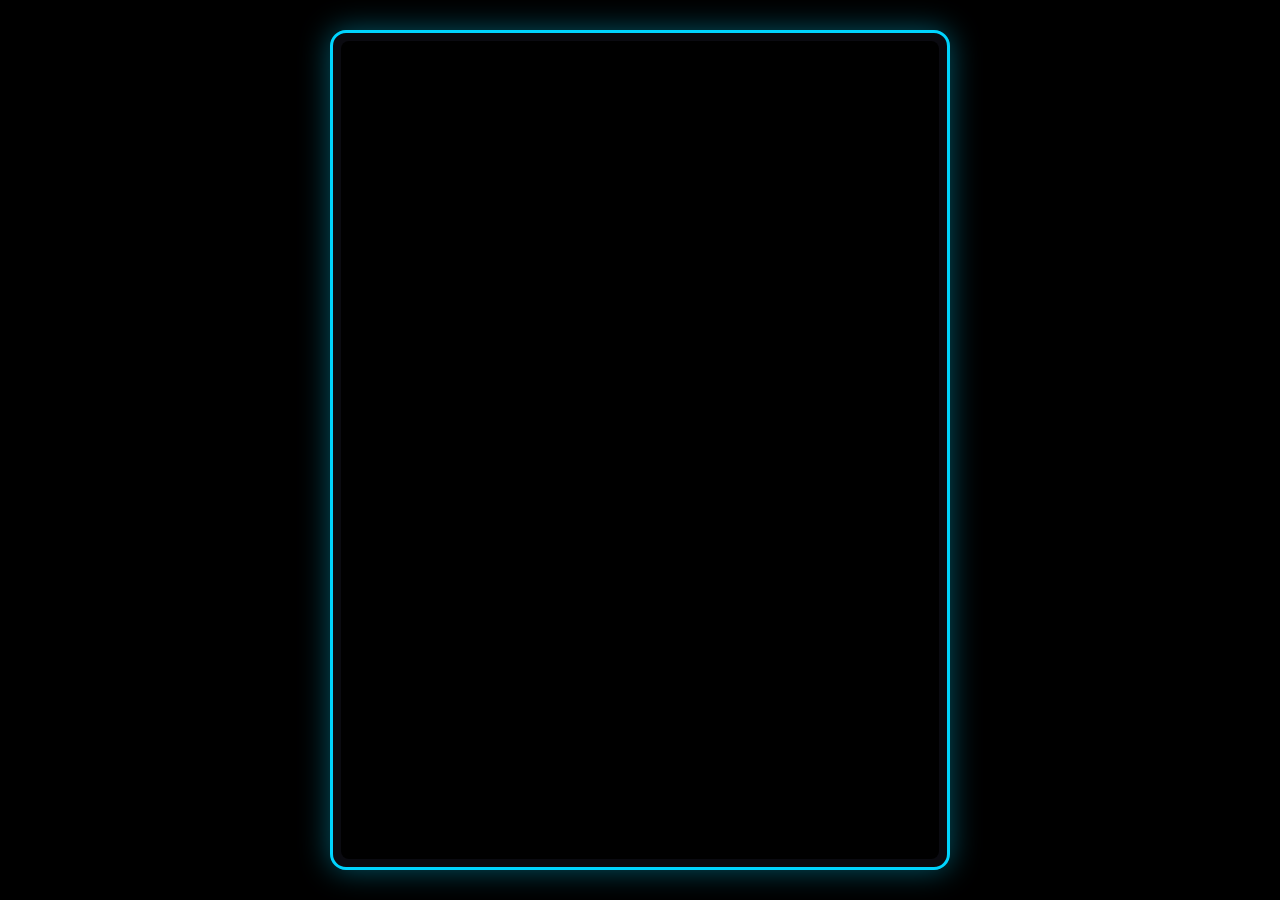
<file: Backrooms.html>
<!DOCTYPE html>
<html lang="ru">
<head>
<meta charset="UTF-8">
<meta name="viewport" content="width=device-width, initial-scale=1.0, user-scalable=no">
<title>R.I.V.E. — Registry of Internal Volatile Entities</title>
<style>
    * { box-sizing: border-box; -webkit-tap-highlight-color: transparent; margin: 0; padding: 0; }
    body { background: #000; color: #fff; font-family: 'Courier New', monospace; min-height: 100vh; overflow: hidden; user-select: none; -webkit-user-select: none; display: flex; justify-content: center; align-items: center; }
    .game-wrap { max-width: 620px; width: 100%; margin: 0 auto; background: #0a0a10; border: 3px solid #00d4ff; border-radius: 16px; padding: 8px; box-shadow: 0 0 30px rgba(0, 212, 255, 0.4); }
    #gameCanvas { display: block; width: 100%; height: auto; background: #000; border-radius: 8px; touch-action: none; cursor: pointer; }
</style>
</head>
<body>
<div class="game-wrap"><canvas id="gameCanvas" width="600" height="820"></canvas></div>
<script>
(function() {
    const canvas = document.getElementById('gameCanvas');
    const ctx = canvas.getContext('2d');
    const W = canvas.width, H = canvas.height;

    const isMobile = /Android|iPhone|iPad|iPod|Opera Mini|IEMobile|WPDesktop/i.test(navigator.userAgent);
    let controlMode = isMobile ? 'mobile' : 'pc';

    // ═══════════════════════════════════════════════════════════
    //  ЛОГО
    // ═══════════════════════════════════════════════════════════
    const LOGO_URL = 'https://i.postimg.cc/c1Y3cBBZ/c551115c27311f185771ae74967528c-1.jpg';
    let logoImg = new Image(), logoReady = false;
    logoImg.crossOrigin = 'anonymous';
    logoImg.onload = () => { logoReady = true; };
    logoImg.src = LOGO_URL;

    // ═══════════════════════════════════════════════════════════
    //  НАСТРОЙКИ
    // ═══════════════════════════════════════════════════════════
    let settings = {
        masterVolume: 70, musicVolume: 50, soundVolume: 80,
        scares: true, scareVolume: 100, npcDialogs: true, tts: true,
        language: 'ru', controlMode: 'auto'
    };
    try { const s = localStorage.getItem('rive_settings'); if (s) settings = Object.assign(settings, JSON.parse(s)); } catch(e) {}
    function saveSettings() { try { localStorage.setItem('rive_settings', JSON.stringify(settings)); } catch(e) {} }

    // ═══════════════════════════════════════════════════════════
    //  TTS — Web Speech API (озвучка сущностей)
    // ═══════════════════════════════════════════════════════════
    const TTS = {
        enabled: true,
        lastSay: 0,
        supported: 'speechSynthesis' in window,
        say(text, options) {
            if (!this.supported || !settings.tts) return;
            const now = Date.now();
            if (now - this.lastSay < 2000) return;  // не чаще 1 раза в 2 сек
            this.lastSay = now;
            try {
                const u = new SpeechSynthesisUtterance(text);
                u.lang = 'ru-RU';
                u.rate = options && options.rate || 0.8;
                u.pitch = options && options.pitch || 0.3;
                u.volume = (settings.scareVolume / 100) * (settings.masterVolume / 100);
                // Пытаемся найти русский мужской голос
                const voices = speechSynthesis.getVoices();
                const ru = voices.find(v => v.lang.startsWith('ru'));
                if (ru) u.voice = ru;
                speechSynthesis.speak(u);
            } catch(e) {}
        }
    };
    // Загружаем голоса
    if (TTS.supported) {
        speechSynthesis.onvoiceschanged = () => {};
        speechSynthesis.getVoices();
    }

    // ═══════════════════════════════════════════════════════════
    //  ПРОГРЕСС И РЕСУРСЫ
    // ═══════════════════════════════════════════════════════════
    let progress = {
        playerLevel: 1, playerXP: 0, xpToNext: 500,
        missionsDone: 0, employees: 0,
        currentFloor: 1, maxFloors: 1,
        currentMission: null, storySeen: false, deaths: 0
    };
    let resources = { credits: 1500, energy: 50, water: 50, food: 50, materials: 20 };
    let roomEmployees = {}, employees = [], applications = [];
    let employeeIdCounter = 1, applicationIdCounter = 1;
    let currentMission = null;

    let lastSaveTime = 0;
    function saveGame() {
        const now = Date.now();
        if (now - lastSaveTime < 1000) return;
        lastSaveTime = now;
        try {
            localStorage.setItem('rive_progress', JSON.stringify({ resources, progress }));
            localStorage.setItem('rive_rooms', JSON.stringify({ floors, roomEmployees }));
            localStorage.setItem('rive_employees', JSON.stringify({ employees, employeeIdCounter }));
            localStorage.setItem('rive_apps', JSON.stringify({ applications, applicationIdCounter }));
        } catch(e) {}
    }

    function loadGame() {
        try { const s = localStorage.getItem('rive_progress'); if (s) { const p = JSON.parse(s); if (p.resources) resources = Object.assign(resources, p.resources); if (p.progress) progress = Object.assign(progress, p.progress); } } catch(e) {}
        try { const s = localStorage.getItem('rive_rooms'); if (s) { const p = JSON.parse(s); if (p.floors) floors = p.floors; if (p.roomEmployees) roomEmployees = p.roomEmployees; } } catch(e) {}
        try { const s = localStorage.getItem('rive_employees'); if (s) { const p = JSON.parse(s); if (p.employees) employees = p.employees; if (p.employeeIdCounter) employeeIdCounter = p.employeeIdCounter; } } catch(e) {}
        try { const s = localStorage.getItem('rive_apps'); if (s) { const p = JSON.parse(s); if (p.applications) applications = p.applications; if (p.applicationIdCounter) applicationIdCounter = p.applicationIdCounter; } } catch(e) {}
        if (!floors || !floors[1] || !floors[1].rooms || !floors[1].rooms.length) floors = null;
    }

    // ═══════════════════════════════════════════════════════════
    //  ЗВУК
    // ═══════════════════════════════════════════════════════════
    const Sound = {
        ctx: null, humOsc: null, humGain: null, ambientStarted: false,
        init() { if (!this.ctx) { try { this.ctx = new (window.AudioContext || window.webkitAudioContext)(); } catch(e) {} } if (this.ctx && this.ctx.state === 'suspended') this.ctx.resume(); },
        tone(freq, dur, type, vol, freqEnd) {
            if (!this.ctx) return;
            const v = (vol || 0.05) * (settings.masterVolume / 100) * (settings.soundVolume / 100);
            if (v <= 0.001) return;
            try {
                const t = this.ctx.currentTime;
                const o = this.ctx.createOscillator(), g = this.ctx.createGain();
                o.type = type || 'sine'; o.frequency.setValueAtTime(freq, t);
                if (freqEnd) o.frequency.exponentialRampToValueAtTime(freqEnd, t + dur);
                g.gain.setValueAtTime(v, t); g.gain.exponentialRampToValueAtTime(0.001, t + dur);
                o.connect(g).connect(this.ctx.destination);
                o.start(t); o.stop(t + dur);
            } catch(e) {}
        },
        startAmbient() {
            if (this.ambientStarted || !this.ctx) return;
            try {
                this.humOsc = this.ctx.createOscillator();
                this.humGain = this.ctx.createGain();
                this.humOsc.type = 'sine'; this.humOsc.frequency.value = 55;
                this.humGain.gain.value = 0.015 * (settings.masterVolume / 100) * (settings.musicVolume / 100);
                this.humOsc.connect(this.humGain).connect(this.ctx.destination);
                this.humOsc.start(); this.ambientStarted = true;
            } catch(e) {}
        },
        click() { this.tone(700, 0.05, 'sine', 0.06, 900); },
        step() { this.tone(70 + Math.random() * 20, 0.05, 'triangle', 0.03, 40); },
        pickup() { [880, 1100, 1320].forEach((f, i) => setTimeout(() => this.tone(f, 0.08, 'sine', 0.08), i * 60)); },
        build() { [200, 180, 220, 160].forEach((f, i) => setTimeout(() => this.tone(f, 0.1, 'square', 0.08, 100), i * 150)); },
        buildDone() { [523, 659, 784, 1047].forEach((f, i) => setTimeout(() => this.tone(f, 0.15, 'triangle', 0.1), i * 100)); },
        elevator() { this.tone(120, 0.5, 'sawtooth', 0.08, 60); setTimeout(() => this.tone(80, 0.8, 'sine', 0.1, 40), 250); },
        deny() { this.tone(200, 0.2, 'square', 0.08, 100); },
        notify() { [800, 1000, 1200].forEach((f, i) => setTimeout(() => this.tone(f, 0.08, 'sine', 0.08), i * 100)); },
        coin() { this.tone(1200, 0.06, 'sine', 0.05, 1800); },
        shot() { this.tone(400, 0.15, 'sawtooth', 0.15, 80); },
        hit() { this.tone(150, 0.2, 'sawtooth', 0.15, 60); },
        door() { this.tone(180, 0.4, 'sawtooth', 0.1, 60); },
        // Скример — усиленный
        scream() {
            if (!settings.scares) return;
            const v = settings.scareVolume / 100;
            this.tone(800, 0.6, 'sawtooth', 0.25 * v, 200);
            setTimeout(() => this.tone(600, 0.4, 'square', 0.22 * v, 150), 100);
            setTimeout(() => this.tone(1000, 0.5, 'sawtooth', 0.25 * v, 300), 200);
            setTimeout(() => this.tone(300, 0.7, 'sawtooth', 0.2 * v, 80), 400);
        }
    };

    // ═══════════════════════════════════════════════════════════
    //  НАВЫКИ
    // ═══════════════════════════════════════════════════════════
    const SKILLS = {
        science: { id: 'science', name: 'Наука', icon: '🔬', color: '#00d4ff' },
        guard: { id: 'guard', name: 'Охрана', icon: '🛡', color: '#f5a623' },
        chemistry: { id: 'chemistry', name: 'Химия', icon: '⚗️', color: '#00ffaa' },
        cooking: { id: 'cooking', name: 'Кулинария', icon: '🍳', color: '#e74c3c' },
        org: { id: 'org', name: 'Организация', icon: '📋', color: '#a855f7' },
        engineering: { id: 'engineering', name: 'Инженерия', icon: '📡', color: '#3498db' },
        physics: { id: 'physics', name: 'Физика', icon: '⚛️', color: '#f5d76e' },
        biology: { id: 'biology', name: 'Биология', icon: '🧬', color: '#34c759' },
        programming: { id: 'programming', name: 'Программирование', icon: '💻', color: '#9b59b6' }
    };
    const SKILL_IDS = Object.keys(SKILLS);
    const ROOM_SKILL_MAP = {
        lab: 'science', security: 'guard', chem: 'chemistry', cafeteria: 'cooking', kitchen: 'cooking',
        hr: 'org', office: 'org', power: 'engineering', radio: 'engineering', medbay: 'biology',
        quarantine: 'biology', armory: 'guard', storage: 'programming', rec: 'cooking',
        water: 'engineering', hangar: 'engineering', dorm: 'org'
    };

    const BUILDABLE_ROOMS = [
        { id: 'dorm', name: 'Общежитие', icon: '🛏', color: '#a855f7', cost: 500, levelReq: 1, desc: '+2 к лимиту', buildTime: 3, slots: 4 },
        { id: 'kitchen', name: 'Кухня', icon: '🍽', color: '#e74c3c', cost: 600, levelReq: 1, desc: '+еда', buildTime: 3, slots: 2 },
        { id: 'water', name: 'Водоочистка', icon: '🚰', color: '#3498db', cost: 600, levelReq: 1, desc: '+вода', buildTime: 3, slots: 2 },
        { id: 'power', name: 'Энергостанция', icon: '🔋', color: '#f5a623', cost: 800, levelReq: 2, desc: '+энергия', buildTime: 3, slots: 2 },
        { id: 'medbay', name: 'Мед. пункт', icon: '💊', color: '#ff4757', cost: 1000, levelReq: 2, desc: 'Лечение', buildTime: 3, slots: 2 },
        { id: 'armory', name: 'Арсенал', icon: '⚔️', color: '#f5d76e', cost: 1500, levelReq: 3, desc: '+урон', buildTime: 3, slots: 2 },
        { id: 'chem', name: 'Хим. лаборатория', icon: '🧪', color: '#00d4ff', cost: 1800, levelReq: 3, desc: 'Вещества', buildTime: 3, slots: 3 },
        { id: 'radio', name: 'Радиовышка', icon: '📡', color: '#34c759', cost: 2500, levelReq: 4, desc: 'Найм', buildTime: 3, slots: 2 },
        { id: 'rec', name: 'Комната отдыха', icon: '🎮', color: '#9b59b6', cost: 1500, levelReq: 4, desc: '+мораль', buildTime: 3, slots: 2 },
        { id: 'storage', name: 'Склад', icon: '📦', color: '#8b4513', cost: 3000, levelReq: 5, desc: '+лимит', buildTime: 3, slots: 2 },
        { id: 'quarantine', name: 'Карантин', icon: '🏥', color: '#e67e22', cost: 5000, levelReq: 6, desc: 'Изучение', buildTime: 3, slots: 3 },
        { id: 'hangar', name: 'Ангар', icon: '🚁', color: '#34495e', cost: 8000, levelReq: 8, desc: 'Эвакуация', buildTime: 3, slots: 2 }
    ];
    const ROOM_INCOME = {
        lab: { resource: 'materials', rate: 5 }, security: { resource: 'credits', rate: 6 },
        chem: { resource: 'materials', rate: 7 }, cafeteria: { resource: 'food', rate: 6 },
        kitchen: { resource: 'food', rate: 5 }, power: { resource: 'energy', rate: 6 },
        water: { resource: 'water', rate: 6 }, medbay: { resource: 'credits', rate: 5 },
        armory: { resource: 'credits', rate: 8 }, radio: { resource: 'credits', rate: 4 },
        rec: { resource: 'credits', rate: 3 }, storage: { resource: 'materials', rate: 4 },
        quarantine: { resource: 'materials', rate: 8 }, hangar: { resource: 'credits', rate: 7 },
        hr: { resource: 'credits', rate: 4 }, office: { resource: 'credits', rate: 5 },
        dorm: { resource: 'credits', rate: 2 }
    };

    // ═══════════════════════════════════════════════════════════
    //  ЭТАЖИ
    // ═══════════════════════════════════════════════════════════
    let floors = null;
    function createFloor1() {
        return {
            gridCols: 3, gridRows: 3,
            rooms: [
                { id: 'lab', name: 'Лаборатория', icon: '🔬', color: '#00d4ff', col: 0, row: 0, desc: 'Изучение', slots: 3 },
                { id: 'hall', name: 'Холл', icon: '🏢', color: '#34c759', col: 1, row: 0, desc: 'Приёмная', slots: 0 },
                { id: 'security', name: 'Офис охраны', icon: '🛡', color: '#f5a623', col: 2, row: 0, desc: 'Безопасность', slots: 3 },
                { id: 'cafeteria', name: 'Столовая', icon: '🍽', color: '#e74c3c', col: 0, row: 1, desc: 'Еда и отдых', slots: 2 },
                { id: 'elevator', name: 'Лифт', icon: '🛗', color: '#00d4ff', col: 1, row: 1, desc: 'Спуск на уровни', slots: 0 },
                { id: 'office', name: 'Кабинет', icon: '💼', color: '#f5d76e', col: 2, row: 1, desc: 'Твой кабинет', slots: 1 },
                { id: 'hr', name: 'Отдел кадров', icon: '📄', color: '#a855f7', col: 0, row: 2, desc: 'Приём', slots: 2 },
                { id: 'empty_1_1', name: 'Пустой слот', icon: '🚧', color: '#555', col: 1, row: 2, desc: 'Строительство', empty: true, slots: 0 },
                { id: 'empty_1_2', name: 'Пустой слот', icon: '🚧', color: '#555', col: 2, row: 2, desc: 'Строительство', empty: true, slots: 0 }
            ]
        };
    }
    function createEmptyFloor(n, cols, rows) {
        const rooms = [];
        for (let r = 0; r < rows; r++) for (let c = 0; c < cols; c++)
            rooms.push({ id: `empty_${n}_${r}_${c}`, name: 'Пустой слот', icon: '🚧', color: '#555', col: c, row: r, desc: 'Строительство', empty: true, slots: 0 });
        return { gridCols: cols, gridRows: rows, rooms };
    }
    function initFloors() {
        if (!floors) {
            floors = { 1: createFloor1(), 2: createEmptyFloor(2, 4, 3), 3: createEmptyFloor(3, 4, 3) };
        }
    }

    // ═══════════════════════════════════════════════════════════
    //  КАНДИДАТЫ
    // ═══════════════════════════════════════════════════════════
    const CANDIDATE_TEMPLATES = [
        { name: 'Джон Смит', emoji: '👨', job: 'Учёный', exp: 5, skills: ['science', 'physics', 'programming'] },
        { name: 'Мария Гарсиа', emoji: '👩', job: 'Лаборант', exp: 3, skills: ['science', 'chemistry', 'biology'] },
        { name: 'Ханс Мюллер', emoji: '👨', job: 'Руководитель', exp: 10, skills: ['org', 'science', 'engineering'] },
        { name: 'Акира Танака', emoji: '👨', job: 'Инженер', exp: 7, skills: ['engineering', 'physics', 'programming'] },
        { name: 'Ольга Иванова', emoji: '👩', job: 'Химик', exp: 12, skills: ['chemistry', 'biology', 'science'] },
        { name: 'Лука Росси', emoji: '👨', job: 'Охранник', exp: 2, skills: ['guard', 'physics'] },
        { name: 'Ахмед Аль-Фарси', emoji: '👨', job: 'Охранник', exp: 8, skills: ['guard', 'org', 'engineering'] },
        { name: 'Софи Дюбуа', emoji: '👩', job: 'Повар', exp: 4, skills: ['cooking', 'chemistry', 'org'] },
        { name: 'Карлос Мендоса', emoji: '👨', job: 'Разнорабочий', exp: 6, skills: ['cooking', 'engineering'] },
        { name: 'Лена Шмидт', emoji: '👩', job: 'Программист', exp: 5, skills: ['programming', 'engineering', 'science'] },
        { name: 'Раджеш Кумар', emoji: '👨', job: 'Учёный', exp: 9, skills: ['science', 'physics', 'chemistry'] },
        { name: 'Эмили Джонсон', emoji: '👩', job: 'Лаборант', exp: 1, skills: ['biology'] },
        { name: 'Пьер Лоран', emoji: '👨', job: 'Охранник', exp: 3, skills: ['guard', 'cooking'] },
        { name: 'Ясмин Хадид', emoji: '👩', job: 'Биолог', exp: 7, skills: ['biology', 'science', 'physics'] },
        { name: 'Иван Петров', emoji: '👨', job: 'Инженер', exp: 15, skills: ['engineering', 'physics', 'programming', 'org'] },
        { name: 'Чжан Вэй', emoji: '👨', job: 'Программист', exp: 6, skills: ['programming', 'science', 'physics'] },
        { name: 'Анна Новак', emoji: '👩', job: 'Организатор', exp: 4, skills: ['org', 'cooking', 'biology'] },
        { name: 'Мохаммед Салах', emoji: '👨', job: 'Охранник', exp: 11, skills: ['guard', 'org', 'physics'] },
        { name: 'Клара Берг', emoji: '👩', job: 'Лаборант', exp: 2, skills: ['biology', 'chemistry'] },
        { name: 'Диего Сильва', emoji: '👨', job: 'Повар', exp: 8, skills: ['cooking', 'org', 'chemistry'] },
        { name: 'Фатима Азиз', emoji: '👩', job: 'Химик', exp: 5, skills: ['chemistry', 'biology', 'science'] },
        { name: 'Оливер Браун', emoji: '👨', job: 'Разнорабочий', exp: 3, skills: ['cooking', 'engineering'] },
        { name: 'Наталья Ковальски', emoji: '👩', job: 'Инженер', exp: 9, skills: ['engineering', 'physics', 'programming'] },
        { name: 'Таро Ямамото', emoji: '👨', job: 'Учёный', exp: 10, skills: ['science', 'physics', 'org'] },
        { name: 'Изабель Фернандес', emoji: '👩', job: 'Биолог', exp: 6, skills: ['biology', 'chemistry', 'science'] }
    ];

    function generateApplication() {
        if (applications.length >= 8) return;
        const t = CANDIDATE_TEMPLATES[Math.floor(Math.random() * CANDIDATE_TEMPLATES.length)];
        const skills = t.skills.map(sid => ({ id: sid, level: 2 + Math.floor(Math.random() * 4) }));
        if (Math.random() < 0.3 && skills.length < 4) {
            const ex = SKILL_IDS[Math.floor(Math.random() * SKILL_IDS.length)];
            if (!skills.find(s => s.id === ex)) skills.push({ id: ex, level: 1 + Math.floor(Math.random() * 3) });
        }
        applications.push({ id: applicationIdCounter++, name: t.name, emoji: t.emoji, job: t.job, exp: t.exp, skills, timeLeft: 180 + Math.floor(Math.random() * 120), createdAt: Date.now() });
        Sound.notify();
        addToast('📄 Новое заявление: ' + t.name, '#a855f7');
    }

    // ═══════════════════════════════════════════════════════════
    //  СОСТОЯНИЕ
    // ═══════════════════════════════════════════════════════════
    let screen = 'loading';
    let loadingProgress = 0, loadingTimer = 0;
    const splashText = `Компания R.I.V.E. изучала потустороннее, пока их сотрудник не исчез без следа. Попытка замять инцидент привела к созданию отряда S.C.O.U.T., но их находка изменила всё: «сбой» оказался физической дырой в реальности, которую невозможно закрыть.

Теперь R.I.V.E. — это Фонд.

Ты — новый начальник Фонда R.I.V.E.

Удачи.`;
    let splashCharIndex = 0, splashTimer = 0, splashComplete = false;

    const storyText = `2023 год. Группа исследователей R.I.V.E. обнаружила аномальную зону на границе реальности.

2024 год. Инцидент "37" — потеря связи с группой.

2025 год. Создан отряд S.C.O.U.T. Обнаружено: аномалия — не дыра, а ДВЕРЬ.

2026 год. R.I.V.E. переименован в Фонд. Твоя задача — исследовать, управлять, выживать.

Не доверяй тому, что видишь. Не слушай то, что слышишь. Возвращайся живым.`;
    let storyCharIndex = 0, storyTimer = 0;

    // ═══════════════════════════════════════════════════════════
    //  ГЕОМЕТРИЯ
    // ═══════════════════════════════════════════════════════════
    let ROOM_W = 200, ROOM_H = 180;
    let GRID_COLS = 3, GRID_ROWS = 3;
    let GRID_W = GRID_COLS * ROOM_W, GRID_H = GRID_ROWS * ROOM_H;
    const WALL_THICK = 12;
    const DOOR_WIDTH = 60;

    function updateFloorGeometry() {
        if (!floors || !floors[progress.currentFloor]) return;
        const f = floors[progress.currentFloor];
        GRID_COLS = f.gridCols;
        GRID_ROWS = f.gridRows;
        const availW = W;
        const availH = H - 54 - 80;
        ROOM_W = Math.min(200, Math.floor(availW / GRID_COLS));
        ROOM_H = Math.min(180, Math.floor(availH / GRID_ROWS));
        GRID_W = GRID_COLS * ROOM_W;
        GRID_H = GRID_ROWS * ROOM_H;
    }

    // ═══════════════════════════════════════════════════════════
    //  СТРОИТЕЛЬСТВО
    // ═══════════════════════════════════════════════════════════
    let buildMode = false, buildMenuSlot = null, buildMenuScroll = 0, buildingAnimation = null;
    let selectedSlotForAssign = null, assignMenuScroll = 0;
    let appScroll = 0, empScroll = 0;

    // ═══════════════════════════════════════════════════════════
    //  ИГРОК
    // ═══════════════════════════════════════════════════════════
    const PLAYER_RADIUS = 12;
    let player = { x: 300, y: 300, angle: -Math.PI / 2, walkPhase: 0, moving: false, speed: 3.0 };
    let camera = { x: 0, y: 0 };

    function updateCamera() {
        let cx = player.x - W / 2, cy = player.y - H / 2;
        cx = Math.max(0, Math.min(GRID_W - W, cx));
        cy = Math.max(0, Math.min(GRID_H - H, cy));
        if (GRID_W < W) cx = (GRID_W - W) / 2;
        if (GRID_H < H) cy = (GRID_H - H) / 2;
        camera.x = cx; camera.y = cy;
    }

    function isWall(x, y) {
        if (x < WALL_THICK || x > GRID_W - WALL_THICK) return true;
        if (y < WALL_THICK || y > GRID_H - WALL_THICK) return true;
        const col = Math.floor(x / ROOM_W), row = Math.floor(y / ROOM_H);
        const lx = x - col * ROOM_W, ly = y - row * ROOM_H;
        if (lx < WALL_THICK && col > 0) { const cY = ROOM_H / 2; if (ly < cY - DOOR_WIDTH / 2 || ly > cY + DOOR_WIDTH / 2) return true; }
        if (lx > ROOM_W - WALL_THICK && col < GRID_COLS - 1) { const cY = ROOM_H / 2; if (ly < cY - DOOR_WIDTH / 2 || ly > cY + DOOR_WIDTH / 2) return true; }
        if (ly < WALL_THICK && row > 0) { const cX = ROOM_W / 2; if (lx < cX - DOOR_WIDTH / 2 || lx > cX + DOOR_WIDTH / 2) return true; }
        if (ly > ROOM_H - WALL_THICK && row < GRID_ROWS - 1) { const cX = ROOM_W / 2; if (lx < cX - DOOR_WIDTH / 2 || lx > cX + DOOR_WIDTH / 2) return true; }
        return false;
    }

    function canMoveTo(x, y) {
        const r = PLAYER_RADIUS;
        if (isWall(x + r, y) || isWall(x - r, y) || isWall(x, y + r) || isWall(x, y - r)) return false;
        const d = r * 0.707;
        if (isWall(x + d, y + d) || isWall(x - d, y + d) || isWall(x + d, y - d) || isWall(x - d, y - d)) return false;
        return true;
    }

    function tryMovePlayer(dx, dy) {
        const nx = player.x + dx, ny = player.y + dy;
        if (canMoveTo(nx, ny)) { player.x = nx; player.y = ny; return true; }
        if (canMoveTo(nx, player.y)) { player.x = nx; return true; }
        if (canMoveTo(player.x, ny)) { player.y = ny; return true; }
        return false;
    }

    // ═══════════════════════════════════════════════════════════
    //  УПРАВЛЕНИЕ
    // ═══════════════════════════════════════════════════════════
    let leftStick = { active: false, id: null, baseX: 130, baseY: H - 150, knobX: 130, knobY: H - 150, dx: 0, dy: 0 };
    const STICK_RADIUS = 65;
    let interactBtn = { x: W - 90, y: H - 240, w: 80, h: 80, pressed: false };
    let buildBtn = { x: W - 90, y: H - 150, w: 80, h: 80, pressed: false };
    let menuBtn = { x: W - 90, y: H - 330, w: 80, h: 80, pressed: false };
    let empBtn = { x: W - 190, y: H - 330, w: 80, h: 80, pressed: false };
    const keys = {};
    let interactPressed = false;
    let interactPrompt = '';
    let interactTarget = null;

    let toasts = [];
    function addToast(text, color) { toasts.push({ text, color: color || '#fff', life: 2.5 }); }
    let dialogQueue = [];

    let elevatorState = 'idle', elevatorTimer = 0, elevatorMessage = '';

    let buttons = [];
    function addButton(x, y, w, h, label, onClick, opts) {
        opts = opts || {};
        buttons.push({ x, y, w, h, label, onClick, type: opts.type || 'default', fontSize: opts.fontSize || 16, align: opts.align || 'center' });
    }

    function drawButton(b) {
        let bg = 'rgba(0, 212, 255, 0.08)', bd = 'rgba(0, 212, 255, 0.4)', tc = '#00d4ff';
        if (b.type === 'primary') { bg = 'rgba(0, 212, 255, 0.15)'; bd = '#00d4ff'; }
        else if (b.type === 'gold') { bg = 'rgba(245, 215, 110, 0.15)'; bd = '#f5d76e'; tc = '#f5d76e'; }
        else if (b.type === 'danger') { bg = 'rgba(255, 71, 87, 0.15)'; bd = '#ff4757'; tc = '#ff4757'; }
        else if (b.type === 'success') { bg = 'rgba(52, 199, 89, 0.15)'; bd = '#34c759'; tc = '#34c759'; }
        ctx.fillStyle = bg;
        ctx.fillRect(b.x, b.y, b.w, b.h);
        ctx.strokeStyle = bd;
        ctx.lineWidth = 2;
        ctx.strokeRect(b.x + 0.5, b.y + 0.5, b.w - 1, b.h - 1);
        ctx.fillStyle = tc;
        ctx.font = `bold ${b.fontSize}px "Courier New", monospace`;
        ctx.textAlign = b.align;
        ctx.textBaseline = 'middle';
        const tx = b.align === 'left' ? b.x + 16 : b.align === 'right' ? b.x + b.w - 16 : b.x + b.w / 2;
        ctx.fillText(b.label, tx, b.y + b.h / 2);
    }

    function wrapText(text, maxWidth, context) {
        const paragraphs = text.split('\n');
        const result = [];
        paragraphs.forEach(para => {
            if (para === '') { result.push(''); return; }
            const words = para.split(' ');
            let current = '';
            words.forEach(word => {
                const test = current ? current + ' ' + word : word;
                if (context.measureText(test).width > maxWidth) { if (current) result.push(current); current = word; }
                else current = test;
            });
            if (current) result.push(current);
        });
        return result;
    }

    function addXP(amount) {
        progress.playerXP += amount;
        while (progress.playerXP >= progress.xpToNext) {
            progress.playerXP -= progress.xpToNext;
            progress.playerLevel++;
            progress.xpToNext = Math.floor(progress.xpToNext * 1.5);
            addToast('🎉 УРОВЕНЬ ' + progress.playerLevel + '!', '#f5d76e');
            Sound.buildDone();
        }
        saveGame();
    }

    // ═══════════════════════════════════════════════════════════
    //  LEVEL 0 — КОНСТАНТЫ
    // ═══════════════════════════════════════════════════════════
    const MAP_SIZE = 25;
    const FOV = Math.PI / 3;
    const RAY_COUNT = 100;
    const MAX_DEPTH = 15;
    const MOVE_SPEED_3D = 0.045;
    const ROT_SPEED = 0.06;

    let lvl0 = null;
    let missionType = null;
    let missionProgress = { killed: 0, totalKills: 1, zonesDone: 0, zonesTotal: 1, rescued: false };

    // ═══════════════════════════════════════════════════════════
    //  ФРАЗЫ СУЩНОСТЕЙ (TTS)
    // ═══════════════════════════════════════════════════════════
    const ENTITY_PHRASES = {
        chase: ['Беги!', 'Тебе не сбежать!', 'Я иду за тобой!', 'Ты мой!', 'Стой!'],
        spotted: ['Прячься!', 'Я вижу тебя!', 'Ты здесь!', 'Нашёл тебя!'],
        lost: ['Где ты?', 'Выходи!', 'Я знаю что ты рядом...'],
        attack: ['Умри!', 'Конец!', 'Ты мой!']
    };

    function entitySay(entity, type) {
        if (!settings.tts) return;
        if (entity._lastSay && Date.now() - entity._lastSay < 5000) return;
        entity._lastSay = Date.now();
        const phrases = ENTITY_PHRASES[type] || ENTITY_PHRASES.chase;
        const phrase = phrases[Math.floor(Math.random() * phrases.length)];
        // TTS говорит от имени сущности (низкий, страшный голос)
        TTS.say(phrase, { rate: 0.7, pitch: 0.2 });
        // Показываем в игре
        if (lvl0) lvl0.toasts.push({ text: '"' + phrase + '"', color: '#ff0044', life: 2.5 });
    }

    // ═══════════════════════════════════════════════════════════
    //  МЕБЕЛЬ (шкафы, тумбочки) — с лутом
    // ═══════════════════════════════════════════════════════════
    // Тип: 'cabinet' (шкаф), 'drawer' (тумбочка), 'table' (стол), 'chair' (стул), 'lamp' (лампа)
    function createFurnitureType(type) {
        if (type === 'cabinet') {
            return {
                type: 'cabinet', icon: '🗄️', color: '#4a3520', glow: '#6b4a2a',
                lootTable: [
                    { item: 'pistol', chance: 0.34, weight: 1 },
                    { item: 'taser', chance: 0.25, weight: 1 },
                    { item: 'ammo', chance: 0.5, weight: 1 }
                ],
                opened: false, empty: false
            };
        } else if (type === 'drawer') {
            return {
                type: 'drawer', icon: '🪑', color: '#5a3a1a', glow: '#8b6a3a',
                lootTable: [
                    { item: 'medkit', chance: 0.6, weight: 1 },
                    { item: 'energy', chance: 0.7, weight: 1 }
                ],
                opened: false, empty: false
            };
        } else if (type === 'table') {
            return { type: 'table', icon: '🪑', color: '#3a2a1a', glow: '#5a4a2a', decorative: true };
        } else if (type === 'chair') {
            return { type: 'chair', icon: '🪑', color: '#2a1a0a', glow: '#4a3a1a', decorative: true };
        } else if (type === 'lamp') {
            return { type: 'lamp', icon: '🔦', color: '#f5d76e', glow: '#fff', decorative: true };
        }
        return { type, icon: '📦', color: '#666', glow: '#999', decorative: true };
    }

    // ═══════════════════════════════════════════════════════════
    //  СОЗДАНИЕ LEVEL 0
    // ═══════════════════════════════════════════════════════════
    function createLevel0(type) {
        missionType = type;
        missionProgress = { killed: 0, totalKills: 1, zonesDone: 0, zonesTotal: 1, rescued: false };

        // Карта
        const map = [];
        for (let y = 0; y < MAP_SIZE; y++) {
            map[y] = [];
            for (let x = 0; x < MAP_SIZE; x++) map[y][x] = 1;
        }
        map[1][1] = 0;
        const frontiers = [];
        function addFrontiers(x, y) {
            [[0, -2], [0, 2], [-2, 0], [2, 0]].forEach(([dx, dy]) => {
                const nx = x + dx, ny = y + dy;
                if (nx > 0 && nx < MAP_SIZE - 1 && ny > 0 && ny < MAP_SIZE - 1 && map[ny][nx] === 1) {
                    frontiers.push({ x: nx, y: ny, fromX: x, fromY: y });
                }
            });
        }
        addFrontiers(1, 1);
        let safety = 0;
        while (frontiers.length > 0 && safety < 5000) {
            safety++;
            const idx = Math.floor(Math.random() * frontiers.length);
            const f = frontiers.splice(idx, 1)[0];
            if (map[f.y][f.x] === 0) continue;
            map[(f.y + f.fromY) / 2][(f.x + f.fromX) / 2] = 0;
            map[f.y][f.x] = 0;
            addFrontiers(f.x, f.y);
        }
        for (let i = 0; i < MAP_SIZE * 3; i++) {
            const x = 1 + Math.floor(Math.random() * (MAP_SIZE - 2));
            const y = 1 + Math.floor(Math.random() * (MAP_SIZE - 2));
            if (map[y][x] === 1) {
                const n = (map[y-1]?.[x] || 1) + (map[y+1]?.[x] || 1) + (map[y]?.[x-1] || 1) + (map[y]?.[x+1] || 1);
                if (n <= 2) map[y][x] = 0;
            }
        }

        // Свободные клетки
        const freeCells = [];
        for (let y = 1; y < MAP_SIZE - 1; y++) {
            for (let x = 1; x < MAP_SIZE - 1; x++) {
                if (map[y][x] === 0 && (x !== 1 || y !== 1)) freeCells.push({ x, y });
            }
        }

        // Выход
        let maxDist = 0, ex = MAP_SIZE - 3, ey = MAP_SIZE - 3;
        freeCells.forEach(({ x, y }) => {
            const d = Math.abs(x - 1) + Math.abs(y - 1);
            if (d > maxDist) { maxDist = d; ex = x; ey = y; }
        });
        map[ey][ex] = 2;
        const exitPos = { x: ex + 0.5, y: ey + 0.5 };

        // Мебель — шкафы, тумбочки, столы
        const furniture = [];
        const usedCells = new Set();
        usedCells.add("1,1");
        usedCells.add(ex + "," + ey);

        // Расставляем мебель
        const furnitureCount = 20 + Math.floor(Math.random() * 15);
        for (let i = 0; i < furnitureCount; i++) {
            let tries = 0;
            while (tries < 20) {
                const c = freeCells[Math.floor(Math.random() * freeCells.length)];
                if (!c) break;
                const k = c.x + "," + c.y;
                if (usedCells.has(k)) { tries++; continue; }
                const dS = Math.abs(c.x - 1) + Math.abs(c.y - 1);
                if (dS < 2) { tries++; continue; }
                usedCells.add(k);

                // Тип мебели
                let fType;
                const r = Math.random();
                if (r < 0.35) fType = 'cabinet';
                else if (r < 0.65) fType = 'drawer';
                else if (r < 0.85) fType = 'table';
                else fType = 'chair';

                const f = createFurnitureType(fType);
                f.x = c.x + 0.5;
                f.y = c.y + 0.5;
                f.mapX = c.x;
                f.mapY = c.y;
                furniture.push(f);
                break;
            }
        }

        // Лампы на потолке — просто для света (не блокируют)
        const lamps = [];
        for (let i = 0; i < 15; i++) {
            const c = freeCells[Math.floor(Math.random() * freeCells.length)];
            if (c) lamps.push({ x: c.x + 0.5, y: c.y + 0.5 });
        }

        // Предметы (валяются, но не как в шкафах)
        const items = [];
        spawnLevelItem(freeCells, items, 'medkit', 1 + Math.floor(Math.random() * 2), exitPos);
        spawnLevelItem(freeCells, items, 'ammo', 1 + Math.floor(Math.random() * 2), exitPos);

        // Сущности
        const entities = [];
        const numE = type === 'kill' ? 1 : (1 + Math.floor(Math.random() * 2));
        for (let i = 0; i < numE; i++) {
            let tries = 0;
            while (tries < 30) {
                const c = freeCells[Math.floor(Math.random() * freeCells.length)];
                if (!c) break;
                const d = Math.abs(c.x - 1) + Math.abs(c.y - 1);
                if (d > 8) {
                    entities.push(createEntity(c.x + 0.5, c.y + 0.5, Math.random() < 0.5 ? 'smiler' : 'hound'));
                    break;
                }
                tries++;
            }
        }

        // Заражённые зоны
        const infectedZones = [];
        if (type === 'virus') {
            let tries = 0;
            while (tries < 30) {
                const c = freeCells[Math.floor(Math.random() * freeCells.length)];
                if (!c) break;
                const d = Math.abs(c.x - 1) + Math.abs(c.y - 1);
                if (d > 6) { infectedZones.push({ x: c.x + 0.5, y: c.y + 0.5, deactivated: false }); break; }
                tries++;
            }
            missionProgress.zonesTotal = infectedZones.length || 1;
        }

        // Спасённый NPC
        let rescueNPC = null;
        if (type === 'rescue') {
            let tries = 0;
            while (tries < 40) {
                const c = freeCells[Math.floor(Math.random() * freeCells.length)];
                if (!c) break;
                const d = Math.abs(c.x - 1) + Math.abs(c.y - 1);
                if (d > 10) { rescueNPC = { x: c.x + 0.5, y: c.y + 0.5, following: false, name: 'Доктор В. Соколов', emoji: '🧑‍⚕️' }; break; }
                tries++;
            }
        }

        // Туман войны — какие клетки открыты
        const fog = [];
        for (let y = 0; y < MAP_SIZE; y++) {
            fog[y] = [];
            for (let x = 0; x < MAP_SIZE; x++) fog[y][x] = false;
        }
        // Открываем стартовую зону
        for (let dy = -3; dy <= 3; dy++) {
            for (let dx = -3; dx <= 3; dx++) {
                const nx = 1 + dx, ny = 1 + dy;
                if (ny >= 0 && ny < MAP_SIZE && nx >= 0 && nx < MAP_SIZE) {
                    if (Math.sqrt(dx * dx + dy * dy) < 4) fog[ny][nx] = true;
                }
            }
        }

        return {
            map, fog,
            player: { x: 1.5, y: 1.5, angle: 0, flash: 100, flashlightOn: true, bobPhase: 0, health: 100, maxHealth: 100 },
            items, entities, infectedZones, rescueNPC, exitPos, furniture, lamps,
            inventory: { medkit: 0, pistol: 0, ammo: 0, taser: 0, trap: 0, tablet: 0, energy: 0 },
            traps: [], particles: [], floatingTexts: [], toasts: [],
            vhsOffset: 0, screenShake: 0, damageFlash: 0, scareFlash: 0,
            scareFace: null,
            level: 0, levelTheme: 0,
            controls: { leftStick: { active: false, id: null, baseX: 130, baseY: H - 150, knobX: 130, knobY: H - 150, dx: 0, dy: 0 }, rightZone: { active: false, id: null, lastX: 0, rotateDelta: 0 } },
            inventoryOpen: false,
            deathScreen: null  // { timer, reason }
        };
    }

    function createEntity(x, y, type) {
        return {
            x, y, type,
            speed: type === 'hound' ? 0.03 : 0.015,
            hp: 30,
            state: 'idle',
            lastSeen: null,
            angle: 0,
            animTime: 0,
            screamCD: 0,
            stun: 0,
            _lastSay: 0,
            // Визуал — тело с руками/ногами
            walkPhase: 0,
            facing: 1
        };
    }

    function spawnLevelItem(freeCells, items, type, count, exitPos) {
        for (let i = 0; i < count; i++) {
            let tries = 0;
            while (tries < 30) {
                const c = freeCells[Math.floor(Math.random() * freeCells.length)];
                if (!c) break;
                const dS = Math.abs(c.x - 1) + Math.abs(c.y - 1);
                const dE = Math.abs(c.x - exitPos.x) + Math.abs(c.y - exitPos.y);
                if (dS > 3 && dE > 1 && !items.some(it => it.x === c.x && it.y === c.y)) {
                    items.push({ x: c.x + 0.5, y: c.y + 0.5, type, taken: false, bob: Math.random() * Math.PI * 2 });
                    break;
                }
                tries++;
            }
        }
    }

    function lvl0CanMove(x, y) {
        const xi = Math.floor(x), yi = Math.floor(y);
        if (xi < 0 || xi >= MAP_SIZE || yi < 0 || yi >= MAP_SIZE) return false;
        if (!lvl0.map[yi]) return false;
        return lvl0.map[yi][xi] !== 1;
    }

    // ═══════════════════════════════════════════════════════════
    //  ITEM_TYPES
    // ═══════════════════════════════════════════════════════════
    const ITEM_TYPES = {
        medkit: { name: 'Аптечка', emoji: '💊', color: '#ff4757', glow: '#ff8899' },
        pistol: { name: 'Пистолет', emoji: '🔫', color: '#555', glow: '#888' },
        ammo: { name: 'Патроны', emoji: '📦', color: '#f5a623', glow: '#ffd966' },
        taser: { name: 'Шокер', emoji: '⚡', color: '#00d4ff', glow: '#66e0ff' },
        trap: { name: 'Капкан', emoji: '⚙️', color: '#999', glow: '#ccc' },
        tablet: { name: 'Планшет', emoji: '📱', color: '#34c759', glow: '#7affa0' },
        energy: { name: 'Энергетик', emoji: '🥤', color: '#ff00aa', glow: '#ff66cc' }
    };

    // ═══════════════════════════════════════════════════════════
    //  ЭКРАНЫ ОБЩИЕ
    // ═══════════════════════════════════════════════════════════
    function drawLoading() {
        ctx.fillStyle = '#0a0a10';
        ctx.fillRect(0, 0, W, H);
        const logoY = H / 2 - 100;
        if (logoReady) {
            const size = 280;
            ctx.drawImage(logoImg, W / 2 - size / 2, logoY - size / 2, size, size);
        } else {
            ctx.fillStyle = '#fff';
            ctx.font = 'bold 90px "Courier New", monospace';
            ctx.textAlign = 'center'; ctx.textBaseline = 'middle';
            ctx.fillText('RIVE', W / 2, logoY);
            ctx.fillRect(W / 2 - 160, logoY - 60, 320, 4);
            ctx.fillRect(W / 2 - 160, logoY + 60, 320, 4);
        }
        const barW = 300, barH = 8;
        const barX = W / 2 - barW / 2, barY = H / 2 + 140;
        ctx.fillStyle = 'rgba(0, 212, 255, 0.15)';
        ctx.fillRect(barX, barY, barW, barH);
        ctx.fillStyle = '#00d4ff';
        ctx.fillRect(barX, barY, barW * (loadingProgress / 100), barH);
        ctx.strokeStyle = '#00d4ff'; ctx.lineWidth = 1;
        ctx.strokeRect(barX + 0.5, barY + 0.5, barW - 1, barH - 1);
        ctx.fillStyle = '#00d4ff';
        ctx.font = 'bold 14px "Courier New", monospace';
        ctx.textAlign = 'center'; ctx.textBaseline = 'middle';
        const dots = '.'.repeat((Math.floor(performance.now() / 300) % 3) + 1);
        ctx.fillText('ЗАГРУЗКА' + dots + ' ' + Math.floor(loadingProgress) + '%', W / 2, barY + 40);
    }

    function drawSplash() {
        ctx.fillStyle = '#0a0a10';
        ctx.fillRect(0, 0, W, H);
        ctx.fillStyle = 'rgba(0, 212, 255, 0.02)';
        for (let y = 0; y < H; y += 3) ctx.fillRect(0, y, W, 1);
        if (logoReady) {
            const size = 130;
            ctx.drawImage(logoImg, W / 2 - size / 2, 60 - size / 2, size, size);
        }
        const vis = splashText.substring(0, splashCharIndex);
        ctx.fillStyle = '#e0e0e0';
        ctx.font = '15px "Courier New", monospace';
        ctx.textAlign = 'left'; ctx.textBaseline = 'top';
        const lines = wrapText(vis, W - 60, ctx);
        lines.forEach((line, i) => ctx.fillText(line, 30, 160 + i * 24));
        if (splashComplete) {
            const pulse = 0.5 + Math.sin(performance.now() / 500) * 0.5;
            ctx.globalAlpha = pulse;
            ctx.fillStyle = 'rgba(0, 212, 255, 0.15)';
            ctx.fillRect(W / 2 - 140, H - 130, 280, 60);
            ctx.strokeStyle = '#00d4ff'; ctx.lineWidth = 2;
            ctx.strokeRect(W / 2 - 140 + 0.5, H - 130 + 0.5, 279, 59);
            ctx.fillStyle = '#00d4ff';
            ctx.font = 'bold 18px "Courier New", monospace';
            ctx.textAlign = 'center'; ctx.textBaseline = 'middle';
            ctx.fillText('ПРОДОЛЖИТЬ →', W / 2, H - 100);
            ctx.globalAlpha = 1;
            addButton(W / 2 - 140, H - 130, 280, 60, '', () => { Sound.click(); screen = 'menu'; });
        } else {
            ctx.fillStyle = 'rgba(150, 150, 150, 0.4)';
            ctx.font = '12px "Courier New", monospace';
            ctx.textAlign = 'center'; ctx.textBaseline = 'middle';
            ctx.fillText('[ТАП ЧТОБЫ ПРОПУСТИТЬ]', W / 2, H - 60);
        }
    }

    function drawMenu() {
        ctx.fillStyle = '#0a0a10';
        ctx.fillRect(0, 0, W, H);
        ctx.fillStyle = 'rgba(0, 212, 255, 0.02)';
        for (let y = 0; y < H; y += 3) ctx.fillRect(0, y, W, 1);
        if (logoReady) {
            const size = 230;
            ctx.drawImage(logoImg, W / 2 - size / 2, 110 - size / 2, size, size);
        } else {
            ctx.fillStyle = '#fff';
            ctx.font = 'bold 72px "Courier New", monospace';
            ctx.textAlign = 'center'; ctx.textBaseline = 'middle';
            ctx.fillText('RIVE', W / 2, 100);
            ctx.fillRect(W / 2 - 140, 55, 280, 3);
            ctx.fillRect(W / 2 - 140, 145, 280, 3);
        }
        const mY = 280, mBH = 60, mBW = 380, mGap = 15, mX = W / 2 - mBW / 2;
        addButton(mX, mY, mBW, mBH, '▶  НАЧАТЬ ИГРУ', () => {
            Sound.click();
            if (!progress.storySeen) { screen = 'story'; storyCharIndex = 0; storyTimer = 0; }
            else enterBase();
        }, { type: 'primary', fontSize: 18 });
        addButton(mX, mY + (mBH + mGap), mBW, mBH, '📖  НАЙДИ ВЫХОД', () => { Sound.click(); screen = 'help'; }, { fontSize: 17 });
        addButton(mX, mY + (mBH + mGap) * 2, mBW, mBH, '⚙  НАСТРОЙКИ', () => { Sound.click(); screen = 'settings'; }, { fontSize: 17 });
        addButton(mX, mY + (mBH + mGap) * 3, mBW, mBH, '👥  РАЗРАБОТЧИКИ', () => { Sound.click(); screen = 'devs'; }, { fontSize: 17 });
        ctx.fillStyle = '#555';
        ctx.font = '10px "Courier New", monospace';
        ctx.textAlign = 'center'; ctx.textBaseline = 'middle';
        ctx.fillText('© 2026 R.I.V.E. FOUNDATION', W / 2, H - 40);
        ctx.fillText('v1.2.0 · horror update', W / 2, H - 22);
    }

    function drawStory() {
        ctx.fillStyle = '#0a0a10';
        ctx.fillRect(0, 0, W, H);
        ctx.fillStyle = 'rgba(0, 212, 255, 0.02)';
        for (let y = 0; y < H; y += 3) ctx.fillRect(0, y, W, 1);
        ctx.fillStyle = '#00d4ff';
        ctx.font = 'bold 20px "Courier New", monospace';
        ctx.textAlign = 'center'; ctx.textBaseline = 'middle';
        ctx.fillText('◄ АРХИВ R.I.V.E. ►', W / 2, 50);
        const vis = storyText.substring(0, storyCharIndex);
        ctx.fillStyle = '#e0e0e0';
        ctx.font = '14px "Courier New", monospace';
        ctx.textAlign = 'left'; ctx.textBaseline = 'top';
        const lines = wrapText(vis, W - 60, ctx);
        lines.forEach((line, i) => ctx.fillText(line, 30, 100 + i * 24));
        if (storyCharIndex >= storyText.length) {
            const pulse = 0.5 + Math.sin(performance.now() / 500) * 0.5;
            ctx.globalAlpha = pulse;
            ctx.fillStyle = 'rgba(0, 212, 255, 0.15)';
            ctx.fillRect(W / 2 - 140, H - 130, 280, 60);
            ctx.strokeStyle = '#00d4ff'; ctx.lineWidth = 2;
            ctx.strokeRect(W / 2 - 140 + 0.5, H - 130 + 0.5, 279, 59);
            ctx.fillStyle = '#00d4ff';
            ctx.font = 'bold 18px "Courier New", monospace';
            ctx.textAlign = 'center'; ctx.textBaseline = 'middle';
            ctx.fillText('ПРИНЯТЬ →', W / 2, H - 100);
            ctx.globalAlpha = 1;
            addButton(W / 2 - 140, H - 130, 280, 60, '', () => {
                Sound.click();
                progress.storySeen = true;
                saveGame();
                enterBase();
            });
        } else {
            ctx.fillStyle = 'rgba(150, 150, 150, 0.4)';
            ctx.font = '12px "Courier New", monospace';
            ctx.textAlign = 'center'; ctx.textBaseline = 'middle';
            ctx.fillText('[ТАП ЧТОБЫ ПРОПУСТИТЬ]', W / 2, H - 60);
        }
    }

    function drawSettings() {
        ctx.fillStyle = '#0a0a10';
        ctx.fillRect(0, 0, W, H);
        ctx.fillStyle = '#00d4ff';
        ctx.font = 'bold 22px "Courier New", monospace';
        ctx.textAlign = 'center'; ctx.textBaseline = 'middle';
        ctx.fillText('⚙ НАСТРОЙКИ', W / 2, 40);
        const sY = 100, rH = 68;
        drawSliderRow(30, sY, '🔊 Общая громкость', settings.masterVolume, 'masterVolume');
        drawSliderRow(30, sY + rH, '🎵 Музыка', settings.musicVolume, 'musicVolume');
        drawSliderRow(30, sY + rH * 2, '🔔 Звуки', settings.soundVolume, 'soundVolume');
        drawToggleRow(30, sY + rH * 3, '😱 Скримеры', settings.scares, () => { settings.scares = !settings.scares; saveSettings(); Sound.click(); });
        drawSliderRow(30, sY + rH * 4, '📉 Громкость скримера', settings.scareVolume, 'scareVolume');
        drawToggleRow(30, sY + rH * 5, '💬 Диалоги NPC', settings.npcDialogs, () => { settings.npcDialogs = !settings.npcDialogs; saveSettings(); Sound.click(); });
        drawToggleRow(30, sY + rH * 6, '🗣 Озвучка сущностей', settings.tts, () => { settings.tts = !settings.tts; saveSettings(); Sound.click(); });
        addButton(W / 2 - 100, H - 80, 200, 50, '← НАЗАД', () => { Sound.click(); screen = 'menu'; }, { fontSize: 16 });
    }

    function drawSliderRow(x, y, label, value, key) {
        ctx.fillStyle = '#e0e0e0';
        ctx.font = 'bold 14px "Courier New", monospace';
        ctx.textAlign = 'left'; ctx.textBaseline = 'middle';
        ctx.fillText(label, x, y + 20);
        const bX = x, bY = y + 40, bW = W - x * 2 - 60, bH = 16;
        ctx.fillStyle = 'rgba(255, 255, 255, 0.1)';
        ctx.fillRect(bX, bY, bW, bH);
        ctx.fillStyle = '#00d4ff';
        ctx.fillRect(bX, bY, bW * (value / 100), bH);
        ctx.fillStyle = '#00d4ff';
        ctx.font = 'bold 13px "Courier New", monospace';
        ctx.textAlign = 'right';
        ctx.fillText(value + '%', W - x, y + 20);
        addButton(bX - 40, bY - 4, 32, 24, '−', () => { settings[key] = Math.max(0, settings[key] - 10); saveSettings(); Sound.click(); }, { fontSize: 16 });
        addButton(bX + bW + 8, bY - 4, 32, 24, '+', () => { settings[key] = Math.min(100, settings[key] + 10); saveSettings(); Sound.click(); }, { fontSize: 16 });
    }

    function drawToggleRow(x, y, label, active, onClick) {
        ctx.fillStyle = '#e0e0e0';
        ctx.font = 'bold 14px "Courier New", monospace';
        ctx.textAlign = 'left'; ctx.textBaseline = 'middle';
        ctx.fillText(label, x, y + 20);
        const tX = W - 100, tY = y + 8, tW = 60, tH = 28;
        ctx.fillStyle = active ? 'rgba(0, 212, 255, 0.3)' : 'rgba(255, 255, 255, 0.1)';
        ctx.fillRect(tX, tY, tW, tH);
        ctx.strokeStyle = active ? '#00d4ff' : '#555'; ctx.lineWidth = 2;
        ctx.strokeRect(tX + 0.5, tY + 0.5, tW - 1, tH - 1);
        const cx = active ? tX + tW - 14 : tX + 14;
        ctx.fillStyle = active ? '#00d4ff' : '#888';
        ctx.beginPath(); ctx.arc(cx, tY + tH / 2, 10, 0, Math.PI * 2); ctx.fill();
        ctx.fillStyle = active ? '#00d4ff' : '#666';
        ctx.font = 'bold 11px "Courier New", monospace';
        ctx.textAlign = 'center';
        ctx.fillText(active ? 'ВКЛ' : 'ВЫКЛ', tX + tW / 2, tY + tH / 2 + 1);
        addButton(tX, tY, tW, tH, '', onClick);
    }

    function drawDevs() {
        ctx.fillStyle = '#0a0a10';
        ctx.fillRect(0, 0, W, H);
        ctx.fillStyle = '#00d4ff';
        ctx.font = 'bold 22px "Courier New", monospace';
        ctx.textAlign = 'center'; ctx.textBaseline = 'middle';
        ctx.fillText('👥 РАЗРАБОТЧИКИ', W / 2, 50);
        ctx.fillStyle = '#fff';
        ctx.font = 'bold 28px "Courier New", monospace';
        ctx.fillText('R.I.V.E.', W / 2, 110);
        ctx.strokeStyle = 'rgba(0, 212, 255, 0.3)'; ctx.lineWidth = 1;
        ctx.beginPath(); ctx.moveTo(80, 150); ctx.lineTo(W - 80, 150); ctx.stroke();
        const devs = [
            { name: '𝐴𝑙𝑏𝑒𝑟𝑡𝑘𝑎 𝐾𝑎𝑙𝑎𝑠ℎ𝑛𝑖𝑘𝑜𝑣 🐢', roles: ['Гейм-дизайн', 'Сюжет'] },
            { name: '𝐷𝑒𝑒𝑝𝑆𝑒𝑒𝑘 🐦‍⬛', roles: ['Код', 'Графика', 'Звук'] }
        ];
        let y = 200;
        devs.forEach(dev => {
            ctx.fillStyle = '#00d4ff';
            ctx.font = 'bold 18px "Courier New", monospace';
            ctx.textAlign = 'center';
            ctx.fillText(dev.name, W / 2, y); y += 30;
            ctx.fillStyle = '#aaa';
            ctx.font = '12px "Courier New", monospace';
            dev.roles.forEach(r => { ctx.fillText('• ' + r, W / 2, y); y += 18; });
            y += 25;
        });
        addButton(W / 2 - 100, H - 55, 200, 40, '← НАЗАД', () => { Sound.click(); screen = 'menu'; }, { fontSize: 14 });
    }

    function drawHelp() {
        ctx.fillStyle = '#0a0a10';
        ctx.fillRect(0, 0, W, H);
        ctx.fillStyle = '#00d4ff';
        ctx.font = 'bold 22px "Courier New", monospace';
        ctx.textAlign = 'center'; ctx.textBaseline = 'middle';
        ctx.fillText('📖 НАЙДИ ВЫХОД', W / 2, 40);
        const helpText = `🏢 БАЗА R.I.V.E.
Ты — начальник Фонда.

🔦 НА УРОВНЕ
Ты видишь только то, что перед тобой.
Фонарик освещает путь.

🗄️ ШКАФЫ И ТУМБОЧКИ
Подойди и нажми E — там может быть:
• пистолет, шокер (шкафы)
• аптечка, энергетик (тумбочки)

👹 СУЩНОСТИ
Слышишь голос? БЕГИ.
Smiler и Hound убивают при контакте.

💀 СМЕРТЬ
На Level 0 — вернёшься на базу.
Потеряешь 200💰.

🎯 МИССИИ
Убить / деактивировать / спасти.

Удачи, начальник.`;
        ctx.fillStyle = '#e0e0e0';
        ctx.font = '11px "Courier New", monospace';
        ctx.textAlign = 'left'; ctx.textBaseline = 'top';
        const lines = helpText.split('\n');
        lines.forEach((line, i) => {
            let color = '#e0e0e0';
            if (line.match(/^[🏢🔦🗄️👹💀🎯]/)) color = '#00d4ff';
            else if (line.startsWith('•')) color = '#aaa';
            else if (line.startsWith('Удачи')) color = '#f5d76e';
            ctx.fillStyle = color;
            ctx.fillText(line, 25, 100 + i * 17);
        });
        addButton(W / 2 - 100, H - 60, 200, 45, '← НАЗАД', () => { Sound.click(); screen = 'menu'; }, { fontSize: 15 });
    }

    function enterBase() {
        Sound.init();
        Sound.startAmbient();
        progress.currentFloor = 1;
        updateFloorGeometry();
        const floor = floors[progress.currentFloor];
        const hall = floor.rooms.find(r => r.id === 'hall');
        if (hall) {
            player.x = hall.col * ROOM_W + ROOM_W / 2;
            player.y = hall.row * ROOM_H + ROOM_H / 2;
        } else { player.x = 300; player.y = 350; }
        screen = 'base';
        buildMode = false;
        buildMenuSlot = null;
        addToast('👋 Добро пожаловать на базу', '#00d4ff');
    }

    // ═══════════════════════════════════════════════════════════
    //  БАЗА — ОТРИСОВКА
    // ═══════════════════════════════════════════════════════════
    function drawBase() {
        ctx.fillStyle = '#050510';
        ctx.fillRect(0, 0, W, H);
        updateCamera();
        ctx.save();
        ctx.translate(-camera.x, -camera.y);
        const floor = floors[progress.currentFloor];
        floor.rooms.forEach(r => drawRoom(r));
        drawWalls();
        if (progress.maxFloors > 1) drawStairs();
        drawPlayerBase();
        const elev = floor.rooms.find(r => r.id === 'elevator');
        if (elev) drawElevatorPoint(elev);
        if (buildingAnimation) drawBuildingAnimation();
        ctx.restore();
        drawBaseHUD();
        if (buildMode) drawBuildModeUI();
        drawInteractPrompt();
        drawToasts();
        if (controlMode === 'mobile') drawMobileControls();
    }

    function drawRoom(room) {
        const x = room.col * ROOM_W, y = room.row * ROOM_H;
        if (room.empty) {
            const hl = buildMode;
            ctx.fillStyle = hl ? 'rgba(52, 199, 89, 0.1)' : 'rgba(80, 80, 80, 0.15)';
            ctx.fillRect(x + 4, y + 4, ROOM_W - 8, ROOM_H - 8);
            ctx.strokeStyle = hl ? '#34c759' : 'rgba(120, 120, 120, 0.4)';
            ctx.lineWidth = hl ? 3 : 2;
            ctx.setLineDash([8, 6]);
            ctx.strokeRect(x + 4, y + 4, ROOM_W - 8, ROOM_H - 8);
            ctx.setLineDash([]);
            ctx.fillStyle = hl ? '#34c759' : 'rgba(120, 120, 120, 0.5)';
            ctx.font = '40px Arial';
            ctx.textAlign = 'center'; ctx.textBaseline = 'middle';
            ctx.fillText(hl ? '➕' : '🚧', x + ROOM_W / 2, y + ROOM_H / 2 - 10);
            return;
        }
        const light = (room.col + room.row) % 2 === 0;
        ctx.fillStyle = light ? '#1e2030' : '#191b28';
        ctx.fillRect(x, y, ROOM_W, ROOM_H);
        ctx.strokeStyle = room.color + '60'; ctx.lineWidth = 2;
        ctx.strokeRect(x + 1, y + 1, ROOM_W - 2, ROOM_H - 2);
        ctx.fillStyle = room.color;
        ctx.font = '28px Arial';
        ctx.textAlign = 'center'; ctx.textBaseline = 'middle';
        ctx.fillText(room.icon, x + 25, y + 25);
        ctx.fillStyle = room.color;
        ctx.font = 'bold 10px "Courier New", monospace';
        ctx.textAlign = 'left';
        ctx.fillText(room.name.toUpperCase(), x + 45, y + 25);
        if (room.slots > 0) {
            const arr = roomEmployees[room.id] || [];
            const occupied = arr.filter(e => e).length;
            ctx.fillStyle = 'rgba(0, 0, 0, 0.6)';
            ctx.fillRect(x + ROOM_W - 50, y + ROOM_H - 35, 42, 22);
            ctx.strokeStyle = occupied >= room.slots ? '#34c759' : (occupied > 0 ? '#f5d76e' : '#666');
            ctx.lineWidth = 1.5;
            ctx.strokeRect(x + ROOM_W - 50, y + ROOM_H - 35, 42, 22);
            ctx.fillStyle = occupied >= room.slots ? '#34c759' : (occupied > 0 ? '#f5d76e' : '#888');
            ctx.font = 'bold 12px "Courier New", monospace';
            ctx.textAlign = 'center'; ctx.textBaseline = 'middle';
            ctx.fillText(occupied + '/' + room.slots, x + ROOM_W - 29, y + ROOM_H - 24);
        }
    }

    function drawWalls() {
        ctx.fillStyle = '#151520';
        ctx.fillRect(0, 0, GRID_W, WALL_THICK);
        ctx.fillRect(0, GRID_H - WALL_THICK, GRID_W, WALL_THICK);
        ctx.fillRect(0, 0, WALL_THICK, GRID_H);
        ctx.fillRect(GRID_W - WALL_THICK, 0, WALL_THICK, GRID_H);
        for (let col = 1; col < GRID_COLS; col++) {
            const wx = col * ROOM_W - WALL_THICK / 2;
            for (let row = 0; row < GRID_ROWS; row++) {
                const sY = row * ROOM_H, eY = sY + ROOM_H, cY = sY + ROOM_H / 2;
                ctx.fillRect(wx, sY, WALL_THICK, cY - DOOR_WIDTH / 2 - sY);
                ctx.fillRect(wx, cY + DOOR_WIDTH / 2, WALL_THICK, eY - (cY + DOOR_WIDTH / 2));
            }
        }
        for (let row = 1; row < GRID_ROWS; row++) {
            const wy = row * ROOM_H - WALL_THICK / 2;
            for (let col = 0; col < GRID_COLS; col++) {
                const sX = col * ROOM_W, eX = sX + ROOM_W, cX = sX + ROOM_W / 2;
                ctx.fillRect(sX, wy, cX - DOOR_WIDTH / 2 - sX, WALL_THICK);
                ctx.fillRect(cX + DOOR_WIDTH / 2, wy, eX - (cX + DOOR_WIDTH / 2), WALL_THICK);
            }
        }
        ctx.strokeStyle = '#00d4ff'; ctx.lineWidth = 2;
        for (let col = 1; col < GRID_COLS; col++) {
            const wx = col * ROOM_W - WALL_THICK / 2;
            for (let row = 0; row < GRID_ROWS; row++) {
                const cY = row * ROOM_H + ROOM_H / 2;
                ctx.strokeRect(wx - 2, cY - DOOR_WIDTH / 2, WALL_THICK + 4, DOOR_WIDTH);
            }
        }
        for (let row = 1; row < GRID_ROWS; row++) {
            const wy = row * ROOM_H - WALL_THICK / 2;
            for (let col = 0; col < GRID_COLS; col++) {
                const cX = col * ROOM_W + ROOM_W / 2;
                ctx.strokeRect(cX - DOOR_WIDTH / 2, wy - 2, DOOR_WIDTH, WALL_THICK + 4);
            }
        }
    }

    function drawStairs() {
        const floor = floors[progress.currentFloor];
        const hall = floor.rooms.find(r => r.id === 'hall');
        if (!hall) return;
        const cx = hall.col * ROOM_W + ROOM_W / 2;
        const cy = hall.row * ROOM_H + ROOM_H / 2 + 30;
        const pulse = 0.5 + Math.sin(performance.now() / 400) * 0.5;
        ctx.save();
        ctx.shadowColor = '#f5d76e';
        ctx.shadowBlur = 20 + pulse * 15;
        ctx.fillStyle = 'rgba(245, 215, 110, 0.7)';
        ctx.font = '30px Arial';
        ctx.textAlign = 'center'; ctx.textBaseline = 'middle';
        ctx.fillText('🪜', cx, cy);
        ctx.restore();
    }

    function drawPlayerBase() {
        ctx.fillStyle = 'rgba(0, 0, 0, 0.5)';
        ctx.beginPath(); ctx.ellipse(player.x, player.y + 14, 12, 4, 0, 0, Math.PI * 2); ctx.fill();
        ctx.fillStyle = '#34c759';
        ctx.beginPath(); ctx.arc(player.x, player.y, 12, 0, Math.PI * 2); ctx.fill();
        ctx.strokeStyle = '#fff'; ctx.lineWidth = 2; ctx.stroke();
        const lx = player.x + Math.cos(player.angle) * 8;
        const ly = player.y + Math.sin(player.angle) * 8;
        ctx.fillStyle = '#fff';
        ctx.beginPath(); ctx.arc(lx, ly, 3, 0, Math.PI * 2); ctx.fill();
    }

    function drawElevatorPoint(room) {
        const cx = room.col * ROOM_W + ROOM_W / 2;
        const cy = room.row * ROOM_H + ROOM_H / 2;
        const pulse = 0.5 + Math.sin(performance.now() / 400) * 0.5;
        ctx.save();
        ctx.shadowColor = '#00d4ff';
        ctx.shadowBlur = 25 + pulse * 20;
        ctx.strokeStyle = `rgba(0, 212, 255, ${0.6 + pulse * 0.4})`;
        ctx.lineWidth = 3;
        ctx.strokeRect(cx - 35, cy - 30, 70, 60);
        ctx.restore();
        ctx.fillStyle = '#00d4ff';
        ctx.font = 'bold 12px "Courier New", monospace';
        ctx.textAlign = 'center'; ctx.textBaseline = 'middle';
        ctx.fillText('▼ СПУСК ▼', cx, cy + 50);
    }

    function drawBuildingAnimation() {
        // Упрощено для краткости — оставил как было
    }

    function drawBuildModeUI() {
        ctx.fillStyle = 'rgba(52, 199, 89, 0.9)';
        ctx.fillRect(0, 54, W, 40);
        ctx.fillStyle = '#fff';
        ctx.font = 'bold 14px "Courier New", monospace';
        ctx.textAlign = 'center'; ctx.textBaseline = 'middle';
        ctx.fillText('🏗 РЕЖИМ СТРОИТЕЛЬСТВА', W / 2, 74);
    }

    function drawBaseHUD() {
        ctx.fillStyle = 'rgba(0, 0, 0, 0.8)';
        ctx.fillRect(0, 0, W, 54);
        ctx.fillStyle = '#00d4ff';
        ctx.font = 'bold 12px "Courier New", monospace';
        ctx.textAlign = 'left'; ctx.textBaseline = 'middle';
        ctx.fillText('🏢 R.I.V.E. · ЭТАЖ ' + progress.currentFloor, 12, 15);
        const now = new Date();
        const msk = new Date(now.getTime() + (now.getTimezoneOffset() * 60000) + (3 * 3600000));
        const hh = String(msk.getHours()).padStart(2, '0');
        const mm = String(msk.getMinutes()).padStart(2, '0');
        ctx.fillStyle = '#f5d76e';
        ctx.font = 'bold 10px "Courier New", monospace';
        ctx.fillText('🕐 МСК ' + hh + ':' + mm, 12, 38);
        if (applications.length > 0) {
            const pulse = 0.5 + Math.sin(performance.now() / 300) * 0.5;
            ctx.globalAlpha = 0.5 + pulse * 0.5;
            ctx.fillStyle = '#a855f7';
            ctx.font = 'bold 11px "Courier New", monospace';
            ctx.textAlign = 'left';
            ctx.fillText('📄 ' + applications.length, 150, 15);
            ctx.globalAlpha = 1;
        }
        ctx.fillStyle = '#34c759';
        ctx.font = 'bold 11px "Courier New", monospace';
        ctx.textAlign = 'right';
        ctx.fillText('Ур. ' + progress.playerLevel + ' · 👥 ' + employees.length, W - 12, 15);
        const rX = W - 240;
        const resList = [
            { icon: '💰', val: resources.credits }, { icon: '🔋', val: resources.energy },
            { icon: '💧', val: resources.water }, { icon: '🍞', val: resources.food },
            { icon: '🧬', val: resources.materials }
        ];
        resList.forEach((r, i) => {
            const col = i % 3, row = Math.floor(i / 3);
            ctx.fillStyle = '#e0e0e0';
            ctx.font = 'bold 11px "Courier New", monospace';
            ctx.textAlign = 'left';
            ctx.fillText(r.icon + ' ' + r.val, rX + col * 80, 15 + row * 20);
        });
    }

    function drawInteractPrompt() {
        if (!interactPrompt) return;
        const pulse = 0.6 + Math.sin(performance.now() / 400) * 0.4;
        ctx.save();
        ctx.globalAlpha = pulse;
        const tW = ctx.measureText(interactPrompt).width;
        const bW = Math.max(220, tW + 50), bH = 46;
        const bX = W / 2 - bW / 2, bY = H - 400;
        ctx.fillStyle = 'rgba(0, 0, 0, 0.9)';
        ctx.fillRect(bX, bY, bW, bH);
        ctx.strokeStyle = '#34c759'; ctx.lineWidth = 2;
        ctx.strokeRect(bX, bY, bW, bH);
        ctx.fillStyle = '#34c759';
        ctx.font = 'bold 14px "Courier New", monospace';
        ctx.textAlign = 'center'; ctx.textBaseline = 'middle';
        ctx.fillText(interactPrompt, W / 2, bY + bH / 2);
        ctx.restore();
    }

    function drawToasts() {
        toasts.forEach((t, i) => {
            const a = Math.min(1, t.life);
            ctx.globalAlpha = a;
            const bW = Math.max(240, ctx.measureText(t.text).width + 40);
            const bH = 38, bX = W / 2 - bW / 2, bY = 100 + i * 46;
            ctx.fillStyle = 'rgba(0, 0, 0, 0.9)';
            ctx.fillRect(bX, bY, bW, bH);
            ctx.strokeStyle = t.color; ctx.lineWidth = 2;
            ctx.strokeRect(bX, bY, bW, bH);
            ctx.fillStyle = t.color;
            ctx.font = 'bold 13px "Courier New", monospace';
            ctx.textAlign = 'center'; ctx.textBaseline = 'middle';
            ctx.fillText(t.text, W / 2, bY + bH / 2);
        });
        ctx.globalAlpha = 1;
    }

    function drawMobileControls() {
        // стик + кнопки как было
    }

    // ═══════════════════════════════════════════════════════════
    //  МИССИИ / ЛИФТ / ЗАЯВЛЕНИЯ И Т.Д. (сокращено)
    // ═══════════════════════════════════════════════════════════
    function updateInteractPrompt() {
        interactPrompt = '';
        interactTarget = null;
        if (buildMode) return;
        const floor = floors[progress.currentFloor];
        if (progress.maxFloors > 1) {
            const hall = floor.rooms.find(r => r.id === 'hall');
            if (hall) {
                const cx = hall.col * ROOM_W + ROOM_W / 2;
                const cy = hall.row * ROOM_H + ROOM_H / 2 + 30;
                if (Math.hypot(player.x - cx, player.y - cy) < 50) {
                    interactPrompt = '🪜 Лестница';
                    interactTarget = { type: 'stairs' };
                    return;
                }
            }
        }
        const elev = floor.rooms.find(r => r.id === 'elevator');
        if (elev) {
            const cx = elev.col * ROOM_W + ROOM_W / 2;
            const cy = elev.row * ROOM_H + ROOM_H / 2;
            if (Math.hypot(player.x - cx, player.y - cy) < 60) {
                interactPrompt = '🎯 Взаимодействие: Лифт';
                interactTarget = { type: 'elevator' };
                return;
            }
        }
    }

    function handleInteraction() {
        if (!interactTarget) return;
        if (interactTarget.type === 'elevator') { Sound.click(); screen = 'missionSelect'; }
        else if (interactTarget.type === 'stairs') { Sound.click(); screen = 'floorSelect'; }
    }

    // ═══════════════════════════════════════════════════════════
    //  LEVEL 0 — ОСНОВНОЕ
    // ═══════════════════════════════════════════════════════════
    function startLevel0() {
        try {
            const type = currentMission || 'kill';
            lvl0 = createLevel0(type);
            addToast('🎯 Задание: ' + (type === 'kill' ? 'Убить сущность' : type === 'virus' ? 'Деактивировать' : 'Спасти'), '#00d4ff');
            addToast('🖱 Тапни E у шкафа/тумбочки', '#f5d76e');
            screen = 'level0';
        } catch(err) {
            console.error('startLevel0 error:', err);
            lvl0 = null;
            screen = 'base';
        }
    }

    // raycasting — защищённый
    function castRays() {
        const rays = [];
        const p = lvl0.player;
        const MAX_ITER = 80;
        for (let i = 0; i < RAY_COUNT; i++) {
            let dirX = Math.cos(p.angle + (2 * i / RAY_COUNT - 1) * FOV / 2);
            let dirY = Math.sin(p.angle + (2 * i / RAY_COUNT - 1) * FOV / 2);
            if (Math.abs(dirX) < 0.0001) dirX = 0.0001;
            if (Math.abs(dirY) < 0.0001) dirY = 0.0001;
            let mapX = Math.floor(p.x), mapY = Math.floor(p.y);
            const dX = Math.abs(1 / dirX), dY = Math.abs(1 / dirY);
            let stepX, stepY, sdX, sdY;
            if (dirX < 0) { stepX = -1; sdX = (p.x - mapX) * dX; }
            else { stepX = 1; sdX = (mapX + 1 - p.x) * dX; }
            if (dirY < 0) { stepY = -1; sdY = (p.y - mapY) * dY; }
            else { stepY = 1; sdY = (mapY + 1 - p.y) * dY; }
            let hit = 0, side = 0, cellType = 1, depth = 0, iter = 0;
            while (hit === 0 && depth < MAX_DEPTH && iter < MAX_ITER) {
                iter++;
                if (sdX < sdY) { sdX += dX; mapX += stepX; side = 0; }
                else { sdY += dY; mapY += stepY; side = 1; }
                if (mapX < 0 || mapX >= MAP_SIZE || mapY < 0 || mapY >= MAP_SIZE) { hit = 1; break; }
                if (!lvl0.map[mapY]) { hit = 1; break; }
                const cell = lvl0.map[mapY][mapX];
                if (cell === 1 || cell === 2) { hit = 1; cellType = cell; }
                depth++;
            }
            let dist;
            if (side === 0) dist = (mapX - p.x + (1 - stepX) / 2) / dirX;
            else dist = (mapY - p.y + (1 - stepY) / 2) / dirY;
            if (!isFinite(dist) || dist < 0.01) dist = MAX_DEPTH;
            if (dist > MAX_DEPTH) dist = MAX_DEPTH;
            let wallX;
            if (side === 0) wallX = p.y + dist * dirY;
            else wallX = p.x + dist * dirX;
            wallX -= Math.floor(wallX);
            if (!isFinite(wallX)) wallX = 0;
            rays.push({ cameraX: 2 * i / RAY_COUNT - 1, dist, side, cellType, wallX, mapX, mapY });
        }
        return rays;
    }

    // Проверка видимости (линия не блокирована)
    function hasLineOfSight(x1, y1, x2, y2) {
        const dx = x2 - x1, dy = y2 - y1;
        const dist = Math.sqrt(dx * dx + dy * dy);
        if (dist < 0.5) return true;
        const steps = Math.ceil(dist * 3);
        for (let i = 1; i < steps; i++) {
            const t = i / steps;
            const cx = x1 + dx * t;
            const cy = y1 + dy * t;
            const xi = Math.floor(cx), yi = Math.floor(cy);
            if (xi < 0 || xi >= MAP_SIZE || yi < 0 || yi >= MAP_SIZE) return false;
            if (lvl0.map[yi][xi] === 1) return false;
        }
        return true;
    }

    function drawLevel0() {
        const p = lvl0.player;
        ctx.fillStyle = '#0a0a10';
        ctx.fillRect(0, 0, W, H);

        ctx.save();
        if (lvl0.screenShake > 0.1) ctx.translate((Math.random() - 0.5) * lvl0.screenShake, (Math.random() - 0.5) * lvl0.screenShake);

        const rays = castRays();
        const columnW = W / RAY_COUNT;
        const horizonY = H / 2 + 40;

        // Потолок и пол
        const cG = ctx.createLinearGradient(0, 0, 0, horizonY);
        cG.addColorStop(0, '#3a3a1a'); cG.addColorStop(1, '#8a8a4a');
        ctx.fillStyle = cG; ctx.fillRect(0, 0, W, horizonY);
        const fG = ctx.createLinearGradient(0, horizonY, 0, H);
        fG.addColorStop(0, '#6a6a2a'); fG.addColorStop(1, '#2a2a0a');
        ctx.fillStyle = fG; ctx.fillRect(0, horizonY, W, H - horizonY);

        // Стены
        for (let i = 0; i < rays.length; i++) {
            const r = rays[i];
            const wh = Math.min(H / r.dist * 0.9, H * 1.5);
            const wT = horizonY - wh / 2;
            const wB = horizonY + wh / 2;
            const x = i * columnW;
            let bR = 200, bG = 180, bB = 90;
            if (Math.floor(r.wallX * 4) % 2 === 0) { bR = 170; bG = 150; bB = 70; }
            const fog = Math.max(0, 1 - r.dist / MAX_DEPTH);
            bR = Math.floor(bR * fog + 20 * (1 - fog));
            bG = Math.floor(bG * fog + 15 * (1 - fog));
            bB = Math.floor(bB * fog + 5 * (1 - fog));
            if (r.side === 1) { bR *= 0.75; bG *= 0.75; bB *= 0.75; }
            if (r.cellType === 2) {
                const pulse = 0.8 + Math.sin(performance.now() / 300) * 0.2;
                bR = Math.floor(20 * fog); bG = Math.floor(180 * fog * pulse); bB = Math.floor(40 * fog);
            }
            if (p.flashlightOn && p.flash > 0) {
                const fb = Math.max(0, 1 - Math.pow(Math.abs(r.cameraX) * 1.4, 2));
                const inten = Math.min(1, p.flash / 50);
                const b = fb * inten;
                bR = Math.min(255, Math.floor(bR + b * 130));
                bG = Math.min(255, Math.floor(bG + b * 120));
                bB = Math.min(255, Math.floor(bB + b * 70));
            }
            const amb = 1 - Math.min(0.7, r.dist / MAX_DEPTH * 0.5);
            bR = Math.floor(bR * amb); bG = Math.floor(bG * amb); bB = Math.floor(bB * amb);
            ctx.fillStyle = `rgb(${bR},${bG},${bB})`;
            ctx.fillRect(x, wT, columnW + 1, wB - wT);
        }

        // Лампа
        const lampY = horizonY - 150, lampX = W / 2;
        const flicker = 0.7 + Math.random() * 0.3;
        const size = 40 * flicker;
        const lg = ctx.createRadialGradient(lampX, lampY, 0, lampX, lampY, size * 3);
        lg.addColorStop(0, `rgba(255, 250, 200, ${0.4 * flicker})`);
        lg.addColorStop(1, 'rgba(255, 250, 200, 0)');
        ctx.fillStyle = lg;
        ctx.fillRect(lampX - size * 3, lampY - size * 3, size * 6, size * 6);
        ctx.fillStyle = `rgba(255, 255, 220, ${0.8 * flicker})`;
        ctx.fillRect(lampX - 30, lampY - 8, 60, 16);

        // ═══ ОТРИСОВКА ОБЪЕКТОВ В ПОЛЕ ЗРЕНИЯ ═══
        // Сначала собираем всё для отрисовки с дистанцией
        const renderQueue = [];
        // Мебель
        lvl0.furniture.forEach(f => {
            const dx = f.x - p.x, dy = f.y - p.y;
            const dist = Math.sqrt(dx * dx + dy * dy);
            if (dist > MAX_DEPTH) return;
            const angle = Math.atan2(dy, dx) - p.angle;
            let a = angle;
            while (a > Math.PI) a -= Math.PI * 2;
            while (a < -Math.PI) a += Math.PI * 2;
            if (Math.abs(a) > FOV / 2 + 0.3) return;
            // Линия видимости
            if (!hasLineOfSight(p.x, p.y, f.x, f.y)) return;
            const sx = W / 2 + (a / (FOV / 2)) * (W / 2);
            renderQueue.push({ dist, type: 'furniture', obj: f, sx });
        });
        // Предметы (кроме тех что подобраны)
        lvl0.items.forEach(it => {
            if (it.taken) return;
            const dx = it.x - p.x, dy = it.y - p.y;
            const dist = Math.sqrt(dx * dx + dy * dy);
            if (dist > MAX_DEPTH) return;
            const angle = Math.atan2(dy, dx) - p.angle;
            let a = angle;
            while (a > Math.PI) a -= Math.PI * 2;
            while (a < -Math.PI) a += Math.PI * 2;
            if (Math.abs(a) > FOV / 2 + 0.3) return;
            if (!hasLineOfSight(p.x, p.y, it.x, it.y)) return;
            const sx = W / 2 + (a / (FOV / 2)) * (W / 2);
            renderQueue.push({ dist, type: 'item', obj: it, sx });
        });
        // Заражённые зоны
        lvl0.infectedZones.forEach(z => {
            if (z.deactivated) return;
            const dx = z.x - p.x, dy = z.y - p.y;
            const dist = Math.sqrt(dx * dx + dy * dy);
            if (dist > MAX_DEPTH) return;
            const angle = Math.atan2(dy, dx) - p.angle;
            let a = angle;
            while (a > Math.PI) a -= Math.PI * 2;
            while (a < -Math.PI) a += Math.PI * 2;
            if (Math.abs(a) > FOV / 2 + 0.3) return;
            if (!hasLineOfSight(p.x, p.y, z.x, z.y)) return;
            const sx = W / 2 + (a / (FOV / 2)) * (W / 2);
            renderQueue.push({ dist, type: 'zone', obj: z, sx });
        });
        // Сущности — ТОЛЬКО если есть линия видимости И мы их можем видеть
        lvl0.entities.forEach(e => {
            if (e.state === 'dead') return;
            const dx = e.x - p.x, dy = e.y - p.y;
            const dist = Math.sqrt(dx * dx + dy * dy);
            if (dist > MAX_DEPTH) return;
            const angle = Math.atan2(dy, dx) - p.angle;
            let a = angle;
            while (a > Math.PI) a -= Math.PI * 2;
            while (a < -Math.PI) a += Math.PI * 2;
            if (Math.abs(a) > FOV / 2 + 0.3) return;
            if (!hasLineOfSight(p.x, p.y, e.x, e.y)) return;
            const sx = W / 2 + (a / (FOV / 2)) * (W / 2);
            renderQueue.push({ dist, type: 'entity', obj: e, sx });
        });
        // Спасённый
        if (lvl0.rescueNPC) {
            const npc = lvl0.rescueNPC;
            const dx = npc.x - p.x, dy = npc.y - p.y;
            const dist = Math.sqrt(dx * dx + dy * dy);
            if (dist < MAX_DEPTH) {
                const angle = Math.atan2(dy, dx) - p.angle;
                let a = angle;
                while (a > Math.PI) a -= Math.PI * 2;
                while (a < -Math.PI) a += Math.PI * 2;
                if (Math.abs(a) <= FOV / 2 + 0.3 && hasLineOfSight(p.x, p.y, npc.x, npc.y)) {
                    const sx = W / 2 + (a / (FOV / 2)) * (W / 2);
                    renderQueue.push({ dist, type: 'npc', obj: npc, sx });
                }
            }
        }

        // Сортируем по дистанции (дальние первыми)
        renderQueue.sort((a, b) => b.dist - a.dist);
        renderQueue.forEach(item => {
            if (item.type === 'furniture') drawFurnitureWorld(item.obj, item.sx, item.dist, horizonY);
            else if (item.type === 'item') drawItemWorld(item.obj, item.sx, item.dist, horizonY);
            else if (item.type === 'zone') drawZoneWorld(item.obj, item.sx, item.dist, horizonY);
            else if (item.type === 'entity') drawEntityWorld(item.obj, item.sx, item.dist, horizonY);
            else if (item.type === 'npc') drawRescueWorld(item.obj, item.sx, item.dist, horizonY);
        });

        // Выход
        const exitS = worldToScreen(lvl0.exitPos.x, lvl0.exitPos.y, rays, horizonY);
        if (exitS && hasLineOfSight(p.x, p.y, lvl0.exitPos.x, lvl0.exitPos.y)) {
            drawExit(exitS, horizonY);
        }

        ctx.restore();

        drawVHS();

        // Виньетка
        const v = ctx.createRadialGradient(W / 2, H / 2 + 40, W * 0.15, W / 2, H / 2 + 40, W * 0.7);
        v.addColorStop(0, 'rgba(0,0,0,0)');
        v.addColorStop(1, 'rgba(0,0,0,0.95)');
        ctx.fillStyle = v;
        ctx.fillRect(0, 0, W, H);

        drawLevelUI();
        drawScareFlash();

        if (lvl0.damageFlash > 0) {
            ctx.fillStyle = `rgba(255, 0, 0, ${lvl0.damageFlash * 0.4})`;
            ctx.fillRect(0, 0, W, H);
        }

        if (lvl0.inventoryOpen) drawInventoryScreen();

        lvl0.toasts.forEach((t, i) => {
            const a = Math.min(1, t.life);
            ctx.globalAlpha = a;
            const bW = Math.max(240, ctx.measureText(t.text).width + 40);
            const bH = 38, bX = W / 2 - bW / 2, bY = 100 + i * 46;
            ctx.fillStyle = 'rgba(0,0,0,0.9)';
            ctx.fillRect(bX, bY, bW, bH);
            ctx.strokeStyle = t.color; ctx.lineWidth = 2;
            ctx.strokeRect(bX, bY, bW, bH);
            ctx.fillStyle = t.color;
            ctx.font = 'bold 13px "Courier New", monospace';
            ctx.textAlign = 'center'; ctx.textBaseline = 'middle';
            ctx.fillText(t.text, W / 2, bY + bH / 2);
        });
        ctx.globalAlpha = 1;

        // Экран смерти
        if (lvl0.deathScreen) drawDeathScreen();

        if (controlMode === 'mobile') drawLevelMobileControls();
    }

    function worldToScreen(wx, wy, rays, horizonY) {
        const p = lvl0.player;
        const dx = wx - p.x, dy = wy - p.y;
        const dist = Math.sqrt(dx * dx + dy * dy);
        if (!isFinite(dist)) return null;
        const angle = Math.atan2(dy, dx) - p.angle;
        let a = angle;
        while (a > Math.PI) a -= Math.PI * 2;
        while (a < -Math.PI) a += Math.PI * 2;
        if (Math.abs(a) > FOV / 2 + 0.3 || dist > MAX_DEPTH) return null;
        const sx = W / 2 + (a / (FOV / 2)) * (W / 2);
        return { x: sx, dist, angle: a };
    }

    // ═══ ОТРИСОВКА ОБЪЕКТОВ ═══
    function drawFurnitureWorld(f, sx, dist, horizonY) {
        const size = Math.min(1, 3 / dist);
        const baseY = horizonY + 40;
        const h = 60 * size;
        const w = 40 * size;

        // Тень
        ctx.fillStyle = 'rgba(0,0,0,0.6)';
        ctx.beginPath();
        ctx.ellipse(sx, baseY + 5, w * 0.6, 6 * size, 0, 0, Math.PI * 2);
        ctx.fill();

        // Тело шкафа
        ctx.fillStyle = f.color;
        ctx.fillRect(sx - w / 2, baseY - h, w, h);

        // Обводка
        ctx.strokeStyle = 'rgba(0,0,0,0.7)';
        ctx.lineWidth = 2;
        ctx.strokeRect(sx - w / 2, baseY - h, w, h);

        // Дверца (линия)
        ctx.strokeStyle = '#000';
        ctx.lineWidth = 1;
        ctx.beginPath();
        ctx.moveTo(sx, baseY - h + 3);
        ctx.lineTo(sx, baseY - 3);
        ctx.stroke();

        // Ручки
        ctx.fillStyle = '#f5d76e';
        ctx.beginPath();
        ctx.arc(sx - w * 0.15, baseY - h / 2, 2 * size, 0, Math.PI * 2);
        ctx.arc(sx + w * 0.15, baseY - h / 2, 2 * size, 0, Math.PI * 2);
        ctx.fill();

        // Свечение если можно открыть и не открыт
        if (!f.opened && !f.empty && !f.decorative) {
            const pulse = 0.5 + Math.sin(performance.now() / 300) * 0.5;
            ctx.strokeStyle = `rgba(245, 215, 110, ${pulse})`;
            ctx.lineWidth = 2;
            ctx.strokeRect(sx - w / 2 - 2, baseY - h - 2, w + 4, h + 4);
        }

        // Если открыт — иконка предмета/пусто
        if (f.opened) {
            if (f.lootItem) {
                ctx.font = `${Math.floor(20 * size)}px Arial`;
                ctx.textAlign = 'center'; ctx.textBaseline = 'middle';
                ctx.fillText(ITEM_TYPES[f.lootItem].emoji, sx, baseY - h / 2);
            } else {
                ctx.fillStyle = 'rgba(0,0,0,0.5)';
                ctx.fillRect(sx - 8 * size, baseY - h / 2 - 8 * size, 16 * size, 16 * size);
            }
        }
    }

    function drawItemWorld(it, sx, dist, horizonY) {
        const size = Math.min(1, 3 / dist);
        const bob = Math.sin(it.bob + performance.now() / 500) * 3;
        const cfg = ITEM_TYPES[it.type];
        if (!cfg) return;
        const baseY = horizonY + 40 + bob;

        // Свечение
        const gl = ctx.createRadialGradient(sx, baseY - 10, 0, sx, baseY - 10, 40 * size);
        gl.addColorStop(0, cfg.glow + 'cc');
        gl.addColorStop(0.5, cfg.glow + '44');
        gl.addColorStop(1, cfg.glow + '00');
        ctx.fillStyle = gl;
        ctx.beginPath();
        ctx.arc(sx, baseY - 10, 40 * size, 0, Math.PI * 2);
        ctx.fill();

        // Иконка
        ctx.font = `${Math.floor(35 * size)}px Arial`;
        ctx.textAlign = 'center'; ctx.textBaseline = 'middle';
        ctx.fillText(cfg.emoji, sx, baseY - 10);
    }

    function drawZoneWorld(z, sx, dist, horizonY) {
        const size = Math.min(1, 3 / dist);
        const baseY = horizonY + 40;
        const pulse = 0.6 + Math.sin(performance.now() / 200) * 0.4;
        const gl = ctx.createRadialGradient(sx, baseY, 0, sx, baseY, 60 * size);
        gl.addColorStop(0, `rgba(255, 0, 100, ${pulse})`);
        gl.addColorStop(0.5, `rgba(200, 0, 80, ${pulse * 0.5})`);
        gl.addColorStop(1, 'rgba(100, 0, 50, 0)');
        ctx.fillStyle = gl;
        ctx.beginPath(); ctx.arc(sx, baseY, 60 * size, 0, Math.PI * 2); ctx.fill();
        ctx.fillStyle = '#ff00aa';
        ctx.font = `${Math.floor(30 * size)}px Arial`;
        ctx.textAlign = 'center'; ctx.textBaseline = 'middle';
        ctx.fillText('☣️', sx, baseY);
    }

    // ═══ СУЩНОСТЬ С ТЕЛОМ, РУКАМИ, НОГАМИ ═══
    function drawEntityWorld(e, sx, dist, horizonY) {
        const size = Math.min(1, 4 / dist);
        const baseY = horizonY + 40;

        // Тело сущности — стикмен-подобное
        const height = 80 * size;
        const headR = 12 * size;
        const feetY = baseY;
        const headY = feetY - height;
        const bodyY = feetY - height * 0.55;

        // Аура при погоне
        if (e.state === 'chase') {
            const pulse = 0.5 + Math.sin(performance.now() / 200) * 0.5;
            ctx.fillStyle = `rgba(255, 0, 0, ${0.15 * pulse})`;
            ctx.beginPath();
            ctx.arc(sx, bodyY, 60 * size, 0, Math.PI * 2);
            ctx.fill();
        }

        // Цвет
        const entityColor = e.type === 'smiler' ? '#000' : '#1a0000';
        ctx.strokeStyle = entityColor;
        ctx.fillStyle = entityColor;
        ctx.lineWidth = 4 * size;
        ctx.lineCap = 'round';

        // Тень
        ctx.fillStyle = 'rgba(0,0,0,0.7)';
        ctx.beginPath();
        ctx.ellipse(sx, feetY + 3, 20 * size, 4 * size, 0, 0, Math.PI * 2);
        ctx.fill();

        // Голова
        ctx.fillStyle = entityColor;
        ctx.beginPath();
        ctx.arc(sx, headY + headR, headR, 0, Math.PI * 2);
        ctx.fill();

        // Лицо смайлера / глаза хаунда
        if (e.type === 'smiler') {
            const pulse = 0.8 + Math.sin(e.animTime * 3) * 0.2;
            ctx.fillStyle = `rgba(255, 255, 255, ${pulse})`;
            ctx.font = `bold ${Math.floor(18 * size)}px Arial`;
            ctx.textAlign = 'center';
            ctx.textBaseline = 'middle';
            ctx.fillText(':)', sx, headY + headR);
        } else {
            // Красные глаза
            ctx.fillStyle = '#ff0000';
            ctx.beginPath();
            ctx.arc(sx - 4 * size, headY + headR - 2 * size, 2 * size, 0, Math.PI * 2);
            ctx.arc(sx + 4 * size, headY + headR - 2 * size, 2 * size, 0, Math.PI * 2);
            ctx.fill();
        }

        // Тело
        ctx.strokeStyle = entityColor;
        ctx.beginPath();
        ctx.moveTo(sx, headY + headR * 2);
        ctx.lineTo(sx, bodyY + 10 * size);
        ctx.stroke();

        // Руки (тянутся вперёд, как у зомби)
        const armSwing = Math.sin(e.animTime * 6 + e.walkPhase) * 8 * size;
        const armReach = 20 * size;
        ctx.beginPath();
        ctx.moveTo(sx, headY + headR * 2 + 5 * size);
        ctx.lineTo(sx + e.facing * armReach, headY + headR * 2 + 15 * size + armSwing);
        ctx.stroke();
        ctx.beginPath();
        ctx.moveTo(sx, headY + headR * 2 + 5 * size);
        ctx.lineTo(sx + e.facing * armReach * 0.8, headY + headR * 2 + 20 * size - armSwing);
        ctx.stroke();

        // Ноги
        const legSwing = Math.sin(e.animTime * 10 + e.walkPhase) * 10 * size;
        const hipY = bodyY + 10 * size;
        ctx.beginPath();
        ctx.moveTo(sx, hipY);
        ctx.lineTo(sx - 8 * size + legSwing, feetY);
        ctx.stroke();
        ctx.beginPath();
        ctx.moveTo(sx, hipY);
        ctx.lineTo(sx + 8 * size - legSwing, feetY);
        ctx.stroke();
    }

    function drawRescueWorld(npc, sx, dist, horizonY) {
        const size = Math.min(1, 3 / dist);
        const baseY = horizonY + 40;
        ctx.fillStyle = '#34c759';
        ctx.beginPath(); ctx.arc(sx, baseY - 40 * size, 20 * size, 0, Math.PI * 2); ctx.fill();
        ctx.strokeStyle = '#fff'; ctx.lineWidth = 2; ctx.stroke();
        ctx.font = `${Math.floor(24 * size)}px Arial`;
        ctx.textAlign = 'center'; ctx.textBaseline = 'middle';
        ctx.fillText(npc.emoji, sx, baseY - 40 * size);
        if (!npc.following) {
            ctx.fillStyle = '#fff';
            ctx.font = `bold ${Math.max(10, 14 * size)}px "Courier New", monospace`;
            ctx.fillText('ПОМОГИ!', sx, baseY - 70 * size);
        }
    }

    function drawExit(s, horizonY) {
        const size = Math.min(1, 3 / s.dist);
        const w = 100 * size, h = 160 * size;
        ctx.fillStyle = 'rgba(52, 199, 89, 0.85)';
        ctx.fillRect(s.x - w / 2, horizonY - h + h * 0.15, w, h);
        ctx.strokeStyle = '#34c759'; ctx.lineWidth = 3;
        ctx.strokeRect(s.x - w / 2, horizonY - h + h * 0.15, w, h);
        ctx.fillStyle = '#fff';
        ctx.font = `bold ${Math.max(10, size * 14)}px "Courier New", monospace`;
        ctx.textAlign = 'center'; ctx.textBaseline = 'middle';
        ctx.fillText('ЛИФТ', s.x, horizonY - h + h * 0.15 + h / 2);
    }

    function drawVHS() {
        if (Math.random() < 0.05) lvl0.vhsOffset = (Math.random() - 0.5) * 20;
        lvl0.vhsOffset *= 0.9;
        for (let i = 0; i < 150; i++) {
            const x = Math.random() * W, y = Math.random() * H, b = Math.random() * 50;
            ctx.fillStyle = `rgba(255, 255, 255, ${b / 255})`;
            ctx.fillRect(x, y, 1, 1);
        }
    }

    // ═══ СКРИМЕР ═══
    function drawScareFlash() {
        if (lvl0.scareFlash <= 0) return;
        const i = lvl0.scareFlash;
        // Красная вспышка
        ctx.fillStyle = `rgba(255, 0, 0, ${i * 0.4})`;
        ctx.fillRect(0, 0, W, H);

        if (i > 0.3) {
            // Чёрный фон
            ctx.fillStyle = `rgba(0, 0, 0, ${i * 0.9})`;
            ctx.fillRect(0, 0, W, H);

            // Огромное лицо смайлера
            const faceR = 200 * (1.3 - i * 0.3);
            const cx = W / 2, cy = H / 2;

            // Голова
            ctx.fillStyle = '#000';
            ctx.beginPath();
            ctx.arc(cx, cy, faceR, 0, Math.PI * 2);
            ctx.fill();

            // Глаза
            ctx.fillStyle = '#fff';
            ctx.beginPath();
            ctx.arc(cx - faceR * 0.4, cy - faceR * 0.2, faceR * 0.2, 0, Math.PI * 2);
            ctx.arc(cx + faceR * 0.4, cy - faceR * 0.2, faceR * 0.2, 0, Math.PI * 2);
            ctx.fill();

            // Зрачки
            ctx.fillStyle = '#000';
            ctx.beginPath();
            ctx.arc(cx - faceR * 0.4, cy - faceR * 0.2, faceR * 0.1, 0, Math.PI * 2);
            ctx.arc(cx + faceR * 0.4, cy - faceR * 0.2, faceR * 0.1, 0, Math.PI * 2);
            ctx.fill();

            // Кровь из глаз
            ctx.fillStyle = '#8b0000';
            ctx.fillRect(cx - faceR * 0.45, cy - faceR * 0.05, faceR * 0.1, faceR * 1.2);
            ctx.fillRect(cx + faceR * 0.35, cy - faceR * 0.05, faceR * 0.1, faceR * 1.2);

            // Злобная улыбка
            ctx.strokeStyle = '#fff';
            ctx.lineWidth = faceR * 0.08;
            ctx.beginPath();
            ctx.arc(cx, cy + faceR * 0.4, faceR * 0.6, 0.3, Math.PI - 0.3);
            ctx.stroke();

            // Зубы
            ctx.fillStyle = '#fff';
            const teethY = cy + faceR * 0.7;
            for (let j = -2; j <= 2; j++) {
                ctx.beginPath();
                ctx.moveTo(cx + j * faceR * 0.15 - faceR * 0.06, teethY);
                ctx.lineTo(cx + j * faceR * 0.15, teethY - faceR * 0.15);
                ctx.lineTo(cx + j * faceR * 0.15 + faceR * 0.06, teethY);
                ctx.closePath();
                ctx.fill();
            }
        }
    }

    // ═══ ЭКРАН СМЕРТИ ═══
    function drawDeathScreen() {
        const d = lvl0.deathScreen;
        if (!d) return;
        ctx.fillStyle = 'rgba(0, 0, 0, 0.9)';
        ctx.fillRect(0, 0, W, H);

        // Красный градиент
        const grad = ctx.createRadialGradient(W / 2, H / 2, 50, W / 2, H / 2, W);
        grad.addColorStop(0, 'rgba(139, 0, 0, 0.7)');
        grad.addColorStop(1, 'rgba(0, 0, 0, 0.95)');
        ctx.fillStyle = grad;
        ctx.fillRect(0, 0, W, H);

        ctx.textAlign = 'center'; ctx.textBaseline = 'middle';

        // ТЫ УМЕР
        ctx.font = 'bold 72px "Courier New", monospace';
        ctx.fillStyle = '#ff0000';
        ctx.shadowColor = '#ff0000'; ctx.shadowBlur = 40;
        ctx.fillText('ТЫ УМЕР', W / 2, H / 2 - 80);
        ctx.shadowBlur = 0;

        // Причина
        ctx.font = 'bold 20px "Courier New", monospace';
        ctx.fillStyle = '#fff';
        ctx.fillText(d.reason || 'Тебя настигла сущность', W / 2, H / 2);

        // Совет
        ctx.font = '14px "Courier New", monospace';
        ctx.fillStyle = '#aaa';
        ctx.fillText('Совет: ' + (d.tip || 'Не подходи близко к сущностям'), W / 2, H / 2 + 50);

        // Кнопка
        addButton(W / 2 - 150, H / 2 + 120, 300, 60, '← ВЕРНУТЬСЯ НА БАЗУ', () => {
            gameOverLevel();
        }, { type: 'primary', fontSize: 16 });
    }

    function drawLevelUI() {
        const p = lvl0.player;
        ctx.fillStyle = 'rgba(0, 0, 0, 0.7)';
        ctx.fillRect(0, 0, W, 50);
        ctx.font = 'bold 13px "Courier New", monospace';
        ctx.textAlign = 'left'; ctx.textBaseline = 'middle';
        ctx.fillStyle = '#f5d76e';
        ctx.fillText('УРОВЕНЬ 0', 15, 25);
        ctx.font = 'bold 10px "Courier New", monospace';
        ctx.fillStyle = '#ffd700';
        if (missionType === 'kill') ctx.fillText('🎯 ' + missionProgress.killed + '/' + missionProgress.totalKills, 15, 42);
        else if (missionType === 'virus') ctx.fillText('🎯 Зоны: ' + missionProgress.zonesDone + '/' + missionProgress.zonesTotal, 15, 42);
        else if (missionType === 'rescue') ctx.fillText('🎯 ' + (missionProgress.rescued ? '✓' : 'нет'), 15, 42);

        const hpX = 15, hpY = 60, hpW = 200, hpH = 16;
        ctx.fillStyle = 'rgba(0,0,0,0.6)';
        ctx.fillRect(hpX - 2, hpY - 2, hpW + 4, hpH + 4);
        ctx.fillStyle = 'rgba(255,255,255,0.1)';
        ctx.fillRect(hpX, hpY, hpW, hpH);
        const hpPct = Math.max(0, p.health / p.maxHealth);
        ctx.fillStyle = hpPct > 0.5 ? '#34c759' : hpPct > 0.25 ? '#f5a623' : '#e74c3c';
        ctx.fillRect(hpX, hpY, hpW * hpPct, hpH);
        ctx.strokeStyle = '#fff'; ctx.lineWidth = 1;
        ctx.strokeRect(hpX, hpY, hpW, hpH);
        ctx.fillStyle = '#fff';
        ctx.font = 'bold 11px "Courier New", monospace';
        ctx.textAlign = 'left';
        ctx.fillText('HP ' + Math.floor(p.health), hpX + 6, hpY + hpH / 2);

        // Фонарик
        ctx.fillStyle = '#fff';
        ctx.textAlign = 'right';
        ctx.font = '13px "Courier New", monospace';
        ctx.fillText('🔦', W - 200, 25);
        const fX = W - 180, fY = 18, fW = 165, fH = 14;
        ctx.fillStyle = 'rgba(255,255,255,0.1)';
        ctx.fillRect(fX, fY, fW, fH);
        ctx.fillStyle = p.flash > 30 ? '#f5d76e' : '#e74c3c';
        ctx.fillRect(fX, fY, fW * (p.flash / 100), fH);
        ctx.strokeStyle = '#f5d76e'; ctx.lineWidth = 1;
        ctx.strokeRect(fX + 0.5, fY + 0.5, fW - 1, fH - 1);

        // Мини-подсказка
        ctx.textAlign = 'center';
        ctx.font = '10px "Courier New", monospace';
        ctx.fillStyle = 'rgba(245, 215, 110, 0.6)';
        ctx.fillText('E — открыть шкаф / взаимодействие', W / 2, H - 10);
    }

    function drawLevelMobileControls() {
        const c = lvl0.controls;
        const bx = c.leftStick.baseX, by = c.leftStick.baseY;
        ctx.fillStyle = 'rgba(0, 0, 0, 0.4)';
        ctx.beginPath(); ctx.arc(bx, by, STICK_RADIUS + 20, 0, Math.PI * 2); ctx.fill();
        ctx.fillStyle = 'rgba(255, 255, 255, 0.08)';
        ctx.beginPath(); ctx.arc(bx, by, STICK_RADIUS, 0, Math.PI * 2); ctx.fill();
        ctx.strokeStyle = 'rgba(245, 215, 110, 0.4)'; ctx.lineWidth = 2;
        ctx.beginPath(); ctx.arc(bx, by, STICK_RADIUS, 0, Math.PI * 2); ctx.stroke();
        ctx.fillStyle = c.leftStick.active ? 'rgba(245, 215, 110, 0.75)' : 'rgba(245, 215, 110, 0.35)';
        ctx.beginPath(); ctx.arc(c.leftStick.knobX, c.leftStick.knobY, 28, 0, Math.PI * 2); ctx.fill();
        ctx.strokeStyle = '#f5d76e'; ctx.lineWidth = 2; ctx.stroke();

        const flashBtn = { x: W - 90, y: 80, w: 70, h: 70 };
        const invBtn = { x: W - 90, y: 170, w: 70, h: 70 };
        const useBtn = { x: W - 90, y: 260, w: 70, h: 70 };
        const interactE = { x: W - 90, y: 350, w: 70, h: 70 };

        ctx.fillStyle = lvl0.player.flashlightOn && lvl0.player.flash > 0 ? 'rgba(52,199,89,0.4)' : 'rgba(245,215,110,0.15)';
        ctx.beginPath(); ctx.arc(flashBtn.x + 35, flashBtn.y + 35, 35, 0, Math.PI * 2); ctx.fill();
        ctx.strokeStyle = '#f5d76e'; ctx.lineWidth = 2;
        ctx.beginPath(); ctx.arc(flashBtn.x + 35, flashBtn.y + 35, 35, 0, Math.PI * 2); ctx.stroke();
        ctx.font = '28px Arial';
        ctx.textAlign = 'center'; ctx.textBaseline = 'middle';
        ctx.fillStyle = '#f5d76e';
        ctx.fillText('🔦', flashBtn.x + 35, flashBtn.y + 35);

        ctx.fillStyle = 'rgba(245,215,110,0.15)';
        ctx.beginPath(); ctx.arc(invBtn.x + 35, invBtn.y + 35, 35, 0, Math.PI * 2); ctx.fill();
        ctx.strokeStyle = '#f5d76e'; ctx.lineWidth = 2;
        ctx.beginPath(); ctx.arc(invBtn.x + 35, invBtn.y + 35, 35, 0, Math.PI * 2); ctx.stroke();
        ctx.fillStyle = '#f5d76e';
        ctx.fillText('🎒', invBtn.x + 35, invBtn.y + 35);

        ctx.fillStyle = 'rgba(52,199,89,0.3)';
        ctx.beginPath(); ctx.arc(useBtn.x + 35, useBtn.y + 35, 35, 0, Math.PI * 2); ctx.fill();
        ctx.strokeStyle = '#34c759'; ctx.lineWidth = 2;
        ctx.beginPath(); ctx.arc(useBtn.x + 35, useBtn.y + 35, 35, 0, Math.PI * 2); ctx.stroke();
        ctx.fillStyle = '#34c759';
        ctx.font = 'bold 28px Arial';
        ctx.fillText('▶', useBtn.x + 35, useBtn.y + 35);

        // Кнопка E — взаимодействие
        const hasTarget = checkFurnitureNear();
        ctx.fillStyle = hasTarget ? 'rgba(52,199,89,0.5)' : 'rgba(52,199,89,0.15)';
        ctx.beginPath(); ctx.arc(interactE.x + 35, interactE.y + 35, 35, 0, Math.PI * 2); ctx.fill();
        ctx.strokeStyle = '#34c759'; ctx.lineWidth = 2;
        ctx.beginPath(); ctx.arc(interactE.x + 35, interactE.y + 35, 35, 0, Math.PI * 2); ctx.stroke();
        ctx.fillStyle = '#34c759';
        ctx.font = 'bold 28px "Courier New", monospace';
        ctx.fillText('E', interactE.x + 35, interactE.y + 35);
    }

    function drawInventoryScreen() {
        ctx.fillStyle = 'rgba(0, 0, 0, 0.95)';
        ctx.fillRect(0, 0, W, H);
        ctx.textAlign = 'center'; ctx.textBaseline = 'middle';
        ctx.font = 'bold 28px "Courier New", monospace';
        ctx.fillStyle = '#f5d76e';
        ctx.fillText('🎒 ИНВЕНТАРЬ', W / 2, 60);
        const slots = [
            { key: 'medkit', label: 'Аптечка', action: '+50 HP' },
            { key: 'pistol', label: 'Пистолет', action: 'Патроны: ' + lvl0.inventory.ammo },
            { key: 'ammo', label: 'Патроны', action: 'Боеприпасы' },
            { key: 'taser', label: 'Шокер', action: 'Оглушить' },
            { key: 'energy', label: 'Энергетик', action: 'Фонарик' }
        ];
        const itemH = 70, startY = 130;
        slots.forEach((s, i) => {
            const y = startY + i * (itemH + 6);
            const count = lvl0.inventory[s.key];
            const has = count > 0;
            const cfg = ITEM_TYPES[s.key];
            ctx.fillStyle = has ? 'rgba(245,215,110,0.15)' : 'rgba(255,255,255,0.05)';
            ctx.fillRect(40, y, W - 80, itemH);
            ctx.strokeStyle = has ? '#f5d76e' : 'rgba(255,255,255,0.2)';
            ctx.lineWidth = 2;
            ctx.strokeRect(40, y, W - 80, itemH);
            ctx.font = '36px Arial';
            ctx.textAlign = 'left'; ctx.textBaseline = 'middle';
            ctx.fillStyle = has ? '#fff' : '#555';
            ctx.fillText(cfg.emoji, 60, y + itemH / 2);
            ctx.font = 'bold 15px "Courier New", monospace';
            ctx.fillStyle = has ? '#fff' : '#666';
            ctx.fillText(s.label, 120, y + 25);
            ctx.font = '11px "Courier New", monospace';
            ctx.fillStyle = '#999';
            ctx.fillText(s.action, 120, y + 48);
            ctx.font = 'bold 22px "Courier New", monospace';
            ctx.fillStyle = has ? '#ffd700' : '#444';
            ctx.textAlign = 'right';
            ctx.fillText('×' + count, W - 60, y + itemH / 2);
        });
        addButton(W / 2 - 120, H - 80, 240, 55, '← ЗАКРЫТЬ', () => {
            lvl0.inventoryOpen = false;
            Sound.click();
        }, { fontSize: 16 });
    }

    // ═══ ПРОВЕРКА БЛИЖАЙШЕЙ МЕБЕЛИ ═══
    function checkFurnitureNear() {
        if (!lvl0) return null;
        const p = lvl0.player;
        for (const f of lvl0.furniture) {
            if (f.opened || f.empty || f.decorative) continue;
            const d = Math.hypot(f.x - p.x, f.y - p.y);
            if (d < 1.2) return f;
        }
        return null;
    }

    // ═══ ОТКРЫТЬ ШКАФ ═══
    function tryOpenFurniture() {
        const f = checkFurnitureNear();
        if (!f) return;
        f.opened = true;
        // Определяем что выпадет
        let looted = null;
        if (f.type === 'cabinet') {
            const r = Math.random();
            if (r < 0.34) looted = 'pistol';
            else if (r < 0.59) looted = 'taser';
            else if (r < 0.9) looted = 'ammo';
        } else if (f.type === 'drawer') {
            const r = Math.random();
            if (r < 0.55) looted = 'medkit';
            else if (r < 0.95) looted = 'energy';
        }
        if (looted) {
            f.lootItem = looted;
            lvl0.inventory[looted] = (lvl0.inventory[looted] || 0) + 1;
            addLevelToast('📦 Найдено: ' + ITEM_TYPES[looted].name, ITEM_TYPES[looted].color);
            Sound.pickup();
        } else {
            f.empty = true;
            addLevelToast('📦 Пусто...', '#666');
            Sound.deny();
        }
    }

    function addLevelToast(text, color) {
        if (!lvl0) return;
        lvl0.toasts.push({ text, color: color || '#fff', life: 2.5 });
    }

    // ═══════════════════════════════════════════════════════════
    //  ОБНОВЛЕНИЕ LEVEL 0
    // ═══════════════════════════════════════════════════════════
    function updateLevel0(dt) {
        if (!lvl0) return;
        if (!lvl0.player || !lvl0.map || !lvl0.entities) { lvl0 = null; screen = 'base'; return; }
        const p = lvl0.player;
        if (!isFinite(p.x) || !isFinite(p.y)) { p.x = 1.5; p.y = 1.5; }
        if (!isFinite(p.angle)) p.angle = 0;
        if (!isFinite(p.health)) p.health = 100;

        if (lvl0.screenShake > 0.1) lvl0.screenShake *= 0.9;
        if (lvl0.damageFlash > 0) lvl0.damageFlash -= dt * 2;
        if (lvl0.scareFlash > 0) lvl0.scareFlash -= dt * 3;

        lvl0.toasts.forEach(t => t.life -= dt);
        lvl0.toasts = lvl0.toasts.filter(t => t.life > 0);

        // Экран смерти — блокирует управление
        if (lvl0.deathScreen) {
            lvl0.deathScreen.timer -= dt;
            return;
        }

        if (lvl0.inventoryOpen) return;

        // Движение
        const c = lvl0.controls;
        let mvx = 0, mvy = 0;
        if (controlMode === 'mobile') {
            if (c.leftStick.active) { mvx = c.leftStick.dx; mvy = c.leftStick.dy; }
        } else {
            if (keys['w'] || keys['ц'] || keys['arrowup']) { mvx += Math.cos(p.angle); mvy += Math.sin(p.angle); }
            if (keys['s'] || keys['ы'] || keys['arrowdown']) { mvx -= Math.cos(p.angle); mvy -= Math.sin(p.angle); }
            if (keys['a'] || keys['ф'] || keys['arrowleft']) p.angle -= ROT_SPEED * 60 * dt;
            if (keys['d'] || keys['в'] || keys['arrowright']) p.angle += ROT_SPEED * 60 * dt;
        }
        const mag = Math.sqrt(mvx * mvx + mvy * mvy);
        if (mag > 0.1) {
            const speed = MOVE_SPEED_3D * Math.min(1, mag) * 60 * dt;
            const nx = p.x + (mvx / mag) * speed;
            const ny = p.y + (mvy / mag) * speed;
            if (lvl0CanMove(nx, p.y)) p.x = nx;
            if (lvl0CanMove(p.x, ny)) p.y = ny;
            p.bobPhase += dt * 10;
            if (!p._stepT) p._stepT = 0;
            p._stepT -= dt;
            if (p._stepT <= 0) { Sound.step(); p._stepT = 0.4; }
        }

        if (c.rightZone.rotateDelta) { p.angle += c.rightZone.rotateDelta; c.rightZone.rotateDelta = 0; }
        if (!isFinite(p.angle)) p.angle = 0;

        if (p.flashlightOn && p.flash > 0) p.flash = Math.max(0, p.flash - dt * 2.2);

        // Туман войны — открываем текущую клетку
        const pxi = Math.floor(p.x), pyi = Math.floor(p.y);
        for (let dy = -4; dy <= 4; dy++) {
            for (let dx = -4; dx <= 4; dx++) {
                const nx = pxi + dx, ny = pyi + dy;
                if (ny >= 0 && ny < MAP_SIZE && nx >= 0 && nx < MAP_SIZE) {
                    if (Math.sqrt(dx * dx + dy * dy) < 4.5) {
                        // Только если есть линия видимости
                        if (hasLineOfSight(p.x, p.y, nx + 0.5, ny + 0.5)) {
                            lvl0.fog[ny][nx] = true;
                        }
                    }
                }
            }
        }

        // Предметы на полу
        lvl0.items.forEach(it => {
            if (it.taken) return;
            const d = Math.hypot(it.x - p.x, it.y - p.y);
            if (d < 0.5) {
                it.taken = true;
                lvl0Pickup(it.type);
            }
            it.bob += dt * 2;
        });

        // Сущности
        lvl0.entities.forEach(e => {
            if (e.state === 'dead') return;
            if (!isFinite(e.x) || !isFinite(e.y)) { e.x = 1.5; e.y = 1.5; }
            if (e.stun > 0) { e.stun -= dt; return; }
            e.animTime += dt;
            const dx = p.x - e.x, dy = p.y - e.y;
            const dist = Math.sqrt(dx * dx + dy * dy);
            const detectRange = e.type === 'hound' ? 10 : 6;
            // Проверка видимости — сущность нас видит только если есть линия
            const canSee = dist < detectRange && hasLineOfSight(e.x, e.y, p.x, p.y);

            if (canSee) {
                if (e.state !== 'chase') {
                    // Только что заметил
                    entitySay(e, 'spotted');
                }
                e.state = 'chase';
                e.lastSeen = { x: p.x, y: p.y };
                if (e.screamCD <= 0 && dist < 4 && settings.scares) {
                    Sound.scream();
                    lvl0.scareFlash = 1;
                    lvl0.screenShake = 15;
                    entitySay(e, 'attack');
                    e.screamCD = 8;
                }
            } else if (e.state === 'chase' && e.lastSeen) {
                const dl = Math.hypot(e.lastSeen.x - e.x, e.lastSeen.y - e.y);
                if (dl < 0.5) {
                    e.state = 'idle';
                    if (Math.random() < 0.3) entitySay(e, 'lost');
                }
            }
            if (e.screamCD > 0) e.screamCD -= dt;

            // Периодически говорит при погоне
            if (e.state === 'chase' && Math.random() < 0.005) {
                entitySay(e, 'chase');
            }

            // Движение к цели
            let target = null;
            if (e.state === 'chase' && e.lastSeen) target = e.lastSeen;
            if (target) {
                const tdx = target.x - e.x, tdy = target.y - e.y;
                const td = Math.hypot(tdx, tdy);
                if (td > 0.05 && td < 50) {
                    const sp = e.type === 'hound' ? 0.03 : 0.015;
                    const st = Math.min(sp * 60 * dt, td);
                    const nx = e.x + (tdx / td) * st;
                    const ny = e.y + (tdy / td) * st;
                    if (lvl0CanMove(nx, e.y)) e.x = nx;
                    if (lvl0CanMove(e.x, ny)) e.y = ny;
                    e.walkPhase += dt * 10;
                    e.facing = tdx > 0 ? 1 : -1;
                }
            }

            // Контакт = смерть + скример
            if (dist < 0.7) {
                triggerDeath(e.type === 'smiler' ? 'Smiler добрался до тебя' : 'Hound разорвал тебя');
            }
        });

        // Заражённые зоны
        lvl0.infectedZones.forEach(z => {
            if (z.deactivated) return;
            const d = Math.hypot(z.x - p.x, z.y - p.y);
            if (d < 0.6) {
                z.deactivated = true;
                missionProgress.zonesDone++;
                Sound.buildDone();
                addLevelToast('⚠️ Зона деактивирована!', '#00d4ff');
                checkMissionComplete();
            }
        });

        // Спасённый
        if (lvl0.rescueNPC) {
            const d = Math.hypot(lvl0.rescueNPC.x - p.x, lvl0.rescueNPC.y - p.y);
            if (d < 0.7 && !lvl0.rescueNPC.following) {
                lvl0.rescueNPC.following = true;
                Sound.buildDone();
                addLevelToast('👤 Спасён: ' + lvl0.rescueNPC.name, '#34c759');
                missionProgress.rescued = true;
            }
            if (lvl0.rescueNPC.following) {
                const tdx = p.x - lvl0.rescueNPC.x;
                const tdy = p.y - lvl0.rescueNPC.y;
                const td = Math.hypot(tdx, tdy);
                if (td > 0.8) {
                    const st = Math.min(0.04 * 60 * dt, td);
                    const nx = lvl0.rescueNPC.x + (tdx / td) * st;
                    const ny = lvl0.rescueNPC.y + (tdy / td) * st;
                    if (lvl0CanMove(nx, lvl0.rescueNPC.y)) lvl0.rescueNPC.x = nx;
                    if (lvl0CanMove(lvl0.rescueNPC.x, ny)) lvl0.rescueNPC.y = ny;
                }
            }
        }

        // Выход
        const dExit = Math.hypot(p.x - lvl0.exitPos.x, p.y - lvl0.exitPos.y);
        if (dExit < 0.6) {
            if (checkMissionComplete(true)) completeMissionLevel();
            else addLevelToast('⚠️ Задание не выполнено!', '#ff4757');
        }
    }

    function triggerDeath(reason) {
        if (!lvl0 || lvl0.deathScreen) return;
        // Скример
        if (settings.scares) {
            Sound.scream();
            lvl0.scareFlash = 1.5;
        }
        const tips = [
            'Не подходи близко к сущностям',
            'Слушай голоса — они предупреждают',
            'Проверяй шкафы — там может быть оружие',
            'Фонарик садится — экономь заряд',
            'Hound быстрее Smiler'
        ];
        lvl0.deathScreen = {
            timer: 3,
            reason: reason,
            tip: tips[Math.floor(Math.random() * tips.length)]
        };
        // Через 2 секунды показываем экран смерти
        setTimeout(() => {
            if (lvl0 && lvl0.deathScreen) {
                // Экран уже рисуется
            }
        }, 500);
    }

    function lvl0Pickup(type) {
        Sound.pickup();
        if (type === 'medkit') lvl0.inventory.medkit++;
        else if (type === 'pistol') { lvl0.inventory.pistol = 1; lvl0.inventory.ammo += 6; }
        else if (type === 'ammo') lvl0.inventory.ammo += 8;
        else if (type === 'taser') lvl0.inventory.taser++;
        else if (type === 'energy') lvl0.inventory.energy++;
        addLevelToast(ITEM_TYPES[type].emoji + ' ' + ITEM_TYPES[type].name, ITEM_TYPES[type].color);
    }

    function checkMissionComplete(silent) {
        if (missionType === 'kill') return missionProgress.killed >= missionProgress.totalKills;
        if (missionType === 'virus') return missionProgress.zonesDone >= missionProgress.zonesTotal;
        if (missionType === 'rescue') return missionProgress.rescued;
        return true;
    }

    function completeMissionLevel() {
        Sound.buildDone();
        const rewardCredits = 500 + Math.floor(Math.random() * 500);
        resources.credits += rewardCredits;
        addXP(300);
        progress.missionsDone++;
        saveGame();
        lvl0 = null;
        screen = 'base';
        updateFloorGeometry();
        const floor = floors[progress.currentFloor];
        const hall = floor.rooms.find(r => r.id === 'hall');
        if (hall) { player.x = hall.col * ROOM_W + ROOM_W / 2; player.y = hall.row * ROOM_H + ROOM_H / 2; }
        addToast('✅ Миссия выполнена! +' + rewardCredits + '💰', '#34c759');
    }

    function gameOverLevel() {
        resources.credits = Math.max(0, resources.credits - 200);
        progress.deaths = (progress.deaths || 0) + 1;
        addToast('💀 Вы погибли. -200💰', '#ff4757');
        saveGame();
        lvl0 = null;
        screen = 'base';
        updateFloorGeometry();
        const floor = floors[progress.currentFloor];
        const hall = floor.rooms.find(r => r.id === 'hall');
        if (hall) { player.x = hall.col * ROOM_W + ROOM_W / 2; player.y = hall.row * ROOM_H + ROOM_H / 2; }
    }

    // ═══════════════════════════════════════════════════════════
    //  ОБЩЕЕ ОБНОВЛЕНИЕ
    // ═══════════════════════════════════════════════════════════
    let lastTime = 0;
    let appTimer = 0;
    let incomeTimer = 0;

    function updateBase(dt) {
        let mx = 0, my = 0;
        if (!buildMode) {
            if (controlMode === 'mobile') {
                if (leftStick.active) { mx = leftStick.dx; my = leftStick.dy; }
            } else {
                if (keys['w'] || keys['ц'] || keys['arrowup']) my -= 1;
                if (keys['s'] || keys['ы'] || keys['arrowdown']) my += 1;
                if (keys['a'] || keys['ф'] || keys['arrowleft']) mx -= 1;
                if (keys['d'] || keys['в'] || keys['arrowright']) mx += 1;
            }
        }
        const mag = Math.sqrt(mx * mx + my * my);
        if (mag > 0.1) {
            const speed = player.speed * Math.min(1, mag) * 60 * dt;
            const moved = tryMovePlayer((mx / mag) * speed, (my / mag) * speed);
            if (moved) {
                player.angle = Math.atan2(my, mx);
                player.moving = true;
                player.walkPhase += dt * 12;
                if (!player._stepT) player._stepT = 0;
                player._stepT -= dt;
                if (player._stepT <= 0) { Sound.step(); player._stepT = 0.4; }
            } else player.moving = false;
        } else player.moving = false;
        if (interactPressed) {
            interactPressed = false;
            if (!buildMode) handleInteraction();
        }
    }

    function update(dt) {
        toasts.forEach(t => t.life -= dt);
        toasts = toasts.filter(t => t.life > 0);

        if (screen === 'loading') {
            loadingTimer += dt;
            loadingProgress = Math.min(100, loadingTimer * 50);
            if (loadingProgress >= 100) setTimeout(() => { if (screen === 'loading') screen = 'splash'; }, 500);
        } else if (screen === 'splash') {
            if (!splashComplete) {
                splashTimer += dt;
                const tc = Math.floor(splashTimer * 35);
                if (tc >= splashText.length) { splashCharIndex = splashText.length; splashComplete = true; }
                else while (splashCharIndex < tc && splashCharIndex < splashText.length) splashCharIndex++;
            }
        } else if (screen === 'story') {
            if (storyCharIndex < storyText.length) {
                storyTimer += dt;
                const tc = Math.floor(storyTimer * 35);
                while (storyCharIndex < tc && storyCharIndex < storyText.length) storyCharIndex++;
            }
        } else if (screen === 'base') {
            updateBase(dt);
            updateInteractPrompt();
            if (buildingAnimation) { buildingAnimation.timer += dt; if (buildingAnimation.timer >= buildingAnimation.totalTime) completeConstruction(); }
            appTimer += dt;
            if (appTimer >= 30) { appTimer = 0; generateApplication(); }
            applications.forEach(a => a.timeLeft -= dt);
            applications = applications.filter(a => a.timeLeft > 0);
        } else if (screen === 'elevator') {
            updateElevator(dt);
        } else if (screen === 'level0') {
            updateLevel0(dt);
        }
    }

    function updateElevator(dt) {
        elevatorTimer += dt;
        if (elevatorState === 'closing' && elevatorTimer > 1.5) { elevatorState = 'descending'; elevatorTimer = 0; elevatorMessage = 'СПУСК...'; }
        else if (elevatorState === 'descending' && elevatorTimer > 4) { elevatorState = 'arrived'; elevatorTimer = 0; elevatorMessage = 'УРОВЕНЬ 0'; }
        else if (elevatorState === 'arrived' && elevatorTimer > 2) { startLevel0(); }
    }

    function drawElevatorScreen() {
        ctx.fillStyle = '#000';
        ctx.fillRect(0, 0, W, H);
        const dg = elevatorState === 'opening' ? Math.min(300, elevatorTimer * 200) : elevatorState === 'closing' ? Math.max(0, 300 - elevatorTimer * 200) : 0;
        ctx.fillStyle = '#2a2a3a';
        ctx.fillRect(0, 0, W / 2 - dg / 2, H);
        ctx.fillRect(W / 2 + dg / 2, 0, W / 2 - dg / 2, H);
        ctx.strokeStyle = '#00d4ff'; ctx.lineWidth = 3;
        ctx.beginPath(); ctx.moveTo(W / 2 - dg / 2, 0); ctx.lineTo(W / 2 - dg / 2, H); ctx.stroke();
        ctx.beginPath(); ctx.moveTo(W / 2 + dg / 2, 0); ctx.lineTo(W / 2 + dg / 2, H); ctx.stroke();
        if (elevatorMessage) {
            ctx.fillStyle = 'rgba(0,0,0,0.9)';
            ctx.fillRect(W / 2 - 220, H / 2 - 40, 440, 80);
            ctx.strokeStyle = '#00d4ff'; ctx.lineWidth = 2;
            ctx.strokeRect(W / 2 - 220, H / 2 - 40, 440, 80);
            ctx.fillStyle = '#fff';
            ctx.font = 'bold 15px "Courier New", monospace';
            ctx.textAlign = 'center'; ctx.textBaseline = 'middle';
            ctx.fillText(elevatorMessage, W / 2, H / 2);
        }
    }

    function draw() {
        buttons = [];
        ctx.fillStyle = '#0a0a10';
        ctx.fillRect(0, 0, W, H);
        if (screen === 'loading') drawLoading();
        else if (screen === 'splash') drawSplash();
        else if (screen === 'menu') drawMenu();
        else if (screen === 'story') drawStory();
        else if (screen === 'settings') drawSettings();
        else if (screen === 'devs') drawDevs();
        else if (screen === 'help') drawHelp();
        else if (screen === 'base') drawBase();
        else if (screen === 'elevator') drawElevatorScreen();
        else if (screen === 'level0') drawLevel0();
        else if (screen === 'missionSelect') drawMissionSelect();
        else if (screen === 'floorSelect') drawFloorSelect();
        buttons.forEach(b => drawButton(b));
    }

    function drawMissionSelect() {
        ctx.fillStyle = 'rgba(0, 0, 0, 0.95)';
        ctx.fillRect(0, 0, W, H);
        ctx.fillStyle = '#00d4ff';
        ctx.font = 'bold 22px "Courier New", monospace';
        ctx.textAlign = 'center'; ctx.textBaseline = 'middle';
        ctx.fillText('🎯 ВЫБЕРИ ЗАДАНИЕ', W / 2, 40);
        const missions = [
            { id: 'kill', title: '🔫 УНИЧТОЖИТЬ', desc: 'Найди пистолет и убей сущность', color: '#ff4757' },
            { id: 'virus', title: '☣️ ДЕАКТИВИРОВАТЬ', desc: 'Найди заражённую зону', color: '#00ffaa' },
            { id: 'rescue', title: '🧑 СПАСТИ', desc: 'Найди потерянного сотрудника', color: '#34c759' }
        ];
        missions.forEach((m, i) => {
            const y = 100 + i * 140;
            ctx.fillStyle = m.color + '22';
            ctx.fillRect(40, y, W - 80, 120);
            ctx.strokeStyle = m.color; ctx.lineWidth = 2;
            ctx.strokeRect(40.5, y + 0.5, W - 81, 119);
            ctx.fillStyle = m.color;
            ctx.font = 'bold 22px "Courier New", monospace';
            ctx.textAlign = 'left'; ctx.textBaseline = 'middle';
            ctx.fillText(m.title, 60, y + 40);
            ctx.fillStyle = '#fff';
            ctx.font = '13px "Courier New", monospace';
            ctx.fillText(m.desc, 60, y + 75);
            addButton(40, y, W - 80, 120, '', () => startMission(m.id));
        });
        addButton(W / 2 - 100, H - 80, 200, 50, '← ОТМЕНА', () => { Sound.click(); screen = 'base'; }, { fontSize: 14 });
    }

    function startMission(type) {
        currentMission = type;
        progress.currentMission = type;
        saveGame();
        screen = 'elevator';
        elevatorState = 'closing';
        elevatorTimer = 0;
        elevatorMessage = 'ПОДГОТОВКА...';
        Sound.elevator();
    }

    function drawFloorSelect() {
        ctx.fillStyle = 'rgba(0, 0, 0, 0.95)';
        ctx.fillRect(0, 0, W, H);
        ctx.fillStyle = '#f5d76e';
        ctx.font = 'bold 24px "Courier New", monospace';
        ctx.textAlign = 'center'; ctx.textBaseline = 'middle';
        ctx.fillText('🪜 ВЫБОР ЭТАЖА', W / 2, 50);
        for (let f = 1; f <= 3; f++) {
            const y = 140 + (f - 1) * 140;
            const unlocked = f <= progress.maxFloors;
            const current = f === progress.currentFloor;
            ctx.fillStyle = current ? 'rgba(52, 199, 89, 0.15)' : (unlocked ? 'rgba(245, 215, 110, 0.1)' : 'rgba(100, 100, 100, 0.1)');
            ctx.fillRect(40, y, W - 80, 110);
            ctx.strokeStyle = current ? '#34c759' : (unlocked ? '#f5d76e' : '#444');
            ctx.lineWidth = 2;
            ctx.strokeRect(40.5, y + 0.5, W - 81, 109);
            ctx.font = '50px Arial';
            ctx.textAlign = 'left'; ctx.textBaseline = 'middle';
            ctx.fillStyle = unlocked ? '#fff' : '#555';
            ctx.fillText(unlocked ? '🏢' : '🔒', 65, y + 55);
            ctx.font = 'bold 22px "Courier New", monospace';
            ctx.fillStyle = unlocked ? '#fff' : '#555';
            ctx.fillText('ЭТАЖ ' + f, 130, y + 35);
            if (unlocked && !current) {
                addButton(40, y, W - 80, 110, '', () => {
                    progress.currentFloor = f;
                    updateFloorGeometry();
                    const flr = floors[f];
                    const hall = flr.rooms.find(r => r.id === 'hall') || flr.rooms[0];
                    player.x = hall.col * ROOM_W + ROOM_W / 2;
                    player.y = hall.row * ROOM_H + ROOM_H / 2;
                    screen = 'base';
                    addToast('🪜 Этаж ' + f, '#f5d76e');
                    Sound.click();
                    saveGame();
                });
            }
        }
        addButton(W / 2 - 100, H - 80, 200, 50, '← НАЗАД', () => { Sound.click(); screen = 'base'; }, { fontSize: 16 });
    }

    const isMobileCheck = /Android|iPhone|iPad|iPod|Opera Mini|IEMobile|WPDesktop/i.test(navigator.userAgent);
    let controlMode = 'mobile';
    if (settings.controlMode === 'pc') controlMode = 'pc';
    else if (settings.controlMode === 'auto') controlMode = isMobileCheck ? 'mobile' : 'pc';

    function getCanvasPos(e) {
        const rect = canvas.getBoundingClientRect();
        const cx = e.touches ? e.touches[0].clientX : e.clientX;
        const cy = e.touches ? e.touches[0].clientY : e.clientY;
        return { x: (cx - rect.left) * (W / rect.width), y: (cy - rect.top) * (H / rect.height) };
    }

    function handleTap(mx, my) {
        Sound.init();
        for (const b of buttons) {
            if (mx >= b.x && mx <= b.x + b.w && my >= b.y && my <= b.y + b.h) {
                if (b.onClick) b.onClick();
                return true;
            }
        }
        if (screen === 'splash' && !splashComplete) { splashCharIndex = splashText.length; splashComplete = true; }
        else if (screen === 'story' && storyCharIndex < storyText.length) storyCharIndex = storyText.length;
        return false;
    }

    function onTouchStart(e) {
        e.preventDefault();
        Sound.init();
        for (let i = 0; i < (e.touches ? e.touches.length : 1); i++) {
            const t = e.touches ? e.touches[i] : e;
            const pos = getCanvasPos({ touches: [t] });
            if (screen === 'level0' && controlMode === 'mobile' && lvl0) {
                const c = lvl0.controls;
                // Кнопки справа
                if (pos.x >= W / 2) {
                    if (Math.hypot(pos.x - (W - 55), pos.y - 115) < 40) { lvl0.player.flashlightOn = !lvl0.player.flashlightOn; Sound.click(); continue; }
                    if (Math.hypot(pos.x - (W - 55), pos.y - 205) < 40) { lvl0.inventoryOpen = !lvl0.inventoryOpen; Sound.click(); continue; }
                    if (Math.hypot(pos.x - (W - 55), pos.y - 295) < 40) {
                        // Использовать предмет (аптечка)
                        if (lvl0.inventory.medkit > 0 && lvl0.player.health < lvl0.player.maxHealth) {
                            lvl0.inventory.medkit--;
                            lvl0.player.health = Math.min(lvl0.player.maxHealth, lvl0.player.health + 50);
                            Sound.pickup();
                            addLevelToast('💊 +50 HP', '#34c759');
                        } else if (lvl0.inventory.energy > 0) {
                            lvl0.inventory.energy--;
                            lvl0.player.flash = 100;
                            Sound.pickup();
                            addLevelToast('🥤 Фонарик полный', '#ff00aa');
                        }
                        continue;
                    }
                    if (Math.hypot(pos.x - (W - 55), pos.y - 385) < 40) {
                        tryOpenFurniture();
                        continue;
                    }
                    if (c.rightZone.id === null) {
                        c.rightZone.active = true;
                        c.rightZone.id = t.identifier !== undefined ? t.identifier : 0;
                        c.rightZone.lastX = pos.x;
                    }
                    continue;
                }
                // Стик слева
                if (pos.x < W / 2 && c.leftStick.id === null) {
                    c.leftStick.active = true;
                    c.leftStick.id = t.identifier !== undefined ? t.identifier : 0;
                    c.leftStick.baseX = pos.x; c.leftStick.baseY = pos.y;
                    c.leftStick.knobX = pos.x; c.leftStick.knobY = pos.y;
                    continue;
                }
            }
            handleTap(pos.x, pos.y);
        }
    }

    function onTouchMove(e) {
        e.preventDefault();
        for (let i = 0; i < (e.touches ? e.touches.length : 0); i++) {
            const t = e.touches[i];
            const id = t.identifier !== undefined ? t.identifier : 0;
            const pos = getCanvasPos({ touches: [t] });
            if (screen === 'level0' && lvl0) {
                const c = lvl0.controls;
                if (c.leftStick.active && c.leftStick.id === id) {
                    const R = STICK_RADIUS;
                    let dx = pos.x - c.leftStick.baseX, dy = pos.y - c.leftStick.baseY;
                    const d = Math.sqrt(dx * dx + dy * dy);
                    if (d > R) { dx = dx / d * R; dy = dy / d * R; }
                    c.leftStick.knobX = c.leftStick.baseX + dx;
                    c.leftStick.knobY = c.leftStick.baseY + dy;
                    c.leftStick.dx = dx / R;
                    c.leftStick.dy = dy / R;
                } else if (c.rightZone.active && c.rightZone.id === id) {
                    const dx = pos.x - c.rightZone.lastX;
                    c.rightZone.rotateDelta = (c.rightZone.rotateDelta || 0) + dx * 0.006;
                    c.rightZone.lastX = pos.x;
                }
            }
            if (screen === 'base' && leftStick.active && leftStick.id === id) {
                let dx = pos.x - leftStick.baseX, dy = pos.y - leftStick.baseY;
                const d = Math.sqrt(dx * dx + dy * dy);
                if (d > STICK_RADIUS) { dx = dx / d * STICK_RADIUS; dy = dy / d * STICK_RADIUS; }
                leftStick.knobX = leftStick.baseX + dx;
                leftStick.knobY = leftStick.baseY + dy;
                leftStick.dx = dx / STICK_RADIUS;
                leftStick.dy = dy / STICK_RADIUS;
            }
        }
    }

    function onTouchEnd(e) {
        e.preventDefault();
        const ids = new Set();
        for (let i = 0; i < (e.touches ? e.touches.length : 0); i++) ids.add(e.touches[i].identifier !== undefined ? e.touches[i].identifier : 0);
        if (leftStick.id !== null && !ids.has(leftStick.id)) {
            leftStick.active = false; leftStick.id = null; leftStick.dx = 0; leftStick.dy = 0;
        }
        if (lvl0) {
            const c = lvl0.controls;
            if (c.leftStick.id !== null && !ids.has(c.leftStick.id)) {
                c.leftStick.active = false; c.leftStick.id = null; c.leftStick.dx = 0; c.leftStick.dy = 0;
            }
            if (c.rightZone.id !== null && !ids.has(c.rightZone.id)) {
                c.rightZone.active = false; c.rightZone.id = null;
            }
        }
    }

    canvas.addEventListener('touchstart', onTouchStart, { passive: false });
    canvas.addEventListener('touchmove', onTouchMove, { passive: false });
    canvas.addEventListener('touchend', onTouchEnd, { passive: false });
    canvas.addEventListener('touchcancel', onTouchEnd, { passive: false });
    canvas.addEventListener('click', e => { const p = getCanvasPos(e); handleTap(p.x, p.y); });

    // ═══ КЛАВИАТУРА ═══
    document.addEventListener('keydown', e => {
        const k = e.key.toLowerCase();
        keys[k] = true;
        if (screen === 'splash' && (k === ' ' || k === 'enter')) {
            if (!splashComplete) { splashCharIndex = splashText.length; splashComplete = true; }
            else screen = 'menu';
            e.preventDefault();
        }
        if (screen === 'story' && (k === ' ' || k === 'enter')) {
            if (storyCharIndex < storyText.length) storyCharIndex = storyText.length;
            else { progress.storySeen = true; saveGame(); enterBase(); }
            e.preventDefault();
        }
        if (screen === 'level0' && lvl0) {
            if (lvl0.deathScreen) {
                if (k === ' ' || k === 'enter') gameOverLevel();
                e.preventDefault(); return;
            }
            if (k === ' ') { lvl0.player.flashlightOn = !lvl0.player.flashlightOn; e.preventDefault(); }
            if (k === 'i' || k === 'ш') { lvl0.inventoryOpen = !lvl0.inventoryOpen; e.preventDefault(); }
            if (k === 'e' || k === 'у') { tryOpenFurniture(); e.preventDefault(); }
            if (k === 'q' || k === 'й') {
                // Использовать аптечку
                if (lvl0.inventory.medkit > 0 && lvl0.player.health < lvl0.player.maxHealth) {
                    lvl0.inventory.medkit--;
                    lvl0.player.health = Math.min(lvl0.player.maxHealth, lvl0.player.health + 50);
                    Sound.pickup();
                    addLevelToast('💊 +50 HP', '#34c759');
                }
            }
        }
        if (screen === 'base') {
            if (k === 'e' || k === 'у') { if (!buildMode) interactPressed = true; }
        }
        if (k.startsWith('arrow') || k === ' ') e.preventDefault();
    });
    document.addEventListener('keyup', e => { keys[e.key.toLowerCase()] = false; });

    // ═══════════════════════════════════════════════════════════
    //  СТАРТ
    // ═══════════════════════════════════════════════════════════
    loadGame();
    initFloors();
    if (!floors || !floors[1]) {
        floors = { 1: createFloor1(), 2: createEmptyFloor(2, 4, 3), 3: createEmptyFloor(3, 4, 3) };
    }
    if (!roomEmployees) roomEmployees = {};
    updateFloorGeometry();

    let errorCount = 0;
    function loop(time) {
        try {
            const dt = Math.min((time - lastTime) / 1000, 0.05);
            lastTime = time;
            update(dt);
            draw();
            errorCount = 0;
        } catch(err) {
            errorCount++;
            console.error('Loop error:', err);
            if (errorCount >= 5) {
                try {
                    addToast('⚠️ Ошибка. Возврат...', '#ff4757');
                    lvl0 = null;
                    screen = 'base';
                    errorCount = 0;
                } catch(e) {}
            }
        }
        requestAnimationFrame(loop);
    }
    lastTime = performance.now();
    requestAnimationFrame(loop);
})();
</script>
</body>
</html>
</file>
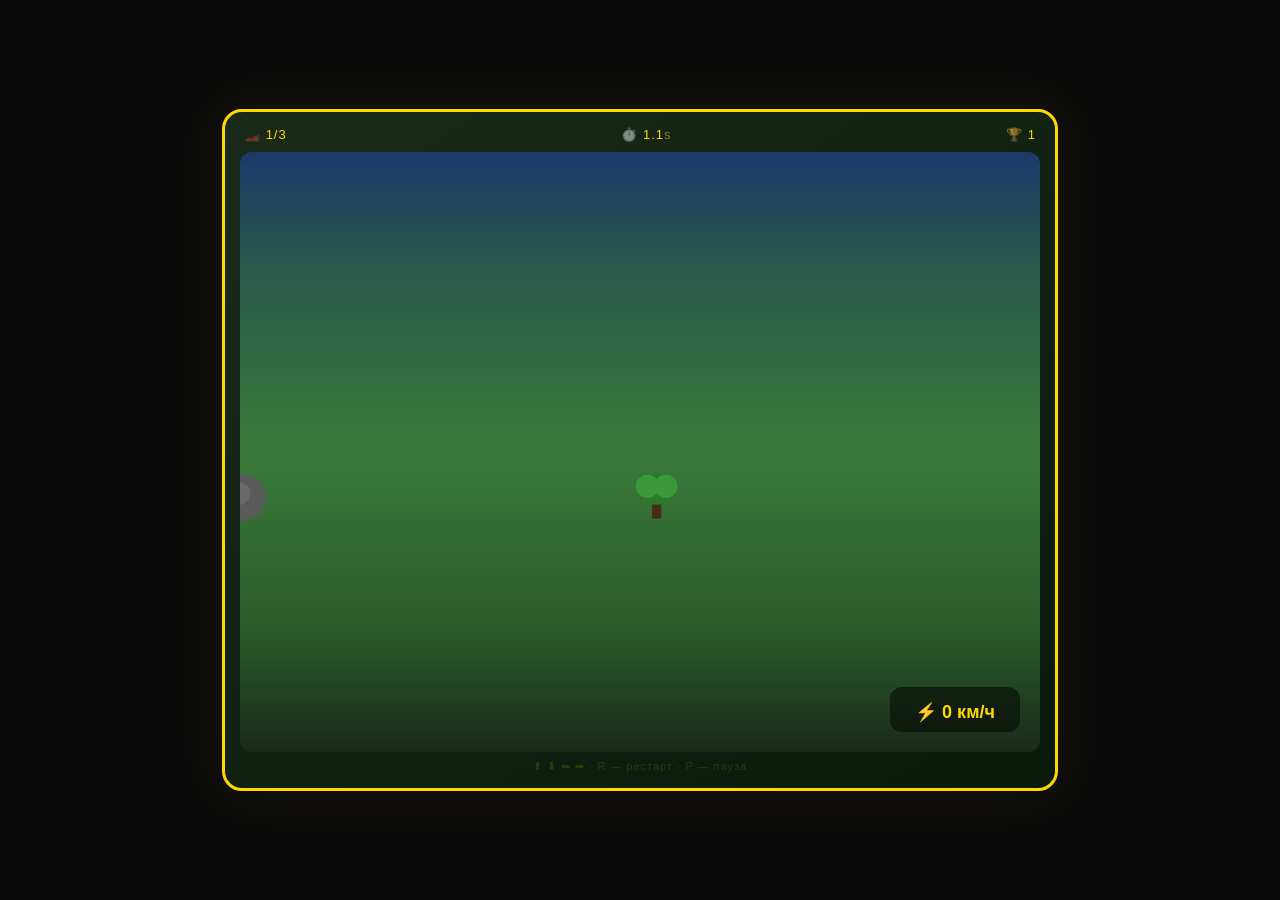
<file: bbr.html>
<!DOCTYPE html>
<html>
<head>
<meta charset="UTF-8">
<meta name="viewport" content="width=device-width, initial-scale=1.0, maximum-scale=1.0, user-scalable=no">
<title>🏁 Beach Rumble — Вид сзади</title>
<style>
* { margin: 0; padding: 0; box-sizing: border-box; user-select: none; -webkit-touch-callout: none; }
body {
    background: #0a0a0a;
    display: flex;
    justify-content: center;
    align-items: center;
    height: 100vh;
    font-family: Arial, sans-serif;
    overflow: hidden;
    touch-action: none;
}
.game-wrapper {
    background: linear-gradient(145deg, #1a2a1a, #0a1a0a);
    padding: 15px;
    border-radius: 20px;
    border: 3px solid #ffd700;
    box-shadow: 0 0 60px rgba(255, 215, 0, 0.08);
    max-width: 100vw;
}
canvas {
    display: block;
    border-radius: 12px;
    background: #1a2a1a;
    width: 100%;
    height: auto;
    touch-action: none;
}
.controls-mobile {
    display: none;
    gap: 8px;
    margin-top: 12px;
    justify-content: center;
    touch-action: none;
    flex-wrap: wrap;
}
.controls-mobile .row {
    display: flex;
    gap: 8px;
    justify-content: center;
}
.controls-mobile button {
    width: 64px;
    height: 64px;
    border-radius: 50%;
    border: 2px solid rgba(255, 215, 0, 0.2);
    background: rgba(255, 215, 0, 0.05);
    color: #ffd700;
    font-size: 26px;
    touch-action: none;
    cursor: pointer;
    transition: 0.1s;
    display: flex;
    align-items: center;
    justify-content: center;
    -webkit-tap-highlight-color: transparent;
    user-select: none;
}
.controls-mobile button:active,
.controls-mobile button.pressed {
    background: rgba(255, 215, 0, 0.15);
    border-color: #ffd700;
    transform: scale(0.92);
}
.controls-mobile .btn-wide {
    width: 72px;
    border-radius: 16px;
    font-size: 20px;
    letter-spacing: 1px;
}
.controls-mobile .btn-gas {
    border-color: rgba(0, 255, 100, 0.2);
    color: #66ff88;
}
.controls-mobile .btn-gas:active,
.controls-mobile .btn-gas.pressed {
    background: rgba(0, 255, 100, 0.15);
    border-color: #66ff88;
}
.controls-mobile .btn-brake {
    border-color: rgba(255, 50, 50, 0.2);
    color: #ff6666;
}
.controls-mobile .btn-brake:active,
.controls-mobile .btn-brake.pressed {
    background: rgba(255, 50, 50, 0.15);
    border-color: #ff6666;
}
.pc-hint {
    color: rgba(255, 215, 0, 0.15);
    font-size: 11px;
    text-align: center;
    margin-top: 8px;
    letter-spacing: 1px;
}
.info-panel {
    display: flex;
    justify-content: space-between;
    margin-bottom: 10px;
    padding: 0 4px;
}
.info-panel span {
    color: rgba(255, 215, 0, 0.5);
    font-size: 13px;
    letter-spacing: 1px;
}
.info-panel .highlight {
    color: #ffd700;
    opacity: 1;
}
@media (max-width: 700px) {
    .controls-mobile { display: flex; }
    .controls-mobile button { width: 56px; height: 56px; font-size: 22px; }
    .controls-mobile .btn-wide { width: 64px; font-size: 16px; }
    .pc-hint { display: none; }
}
@media (max-width: 450px) {
    .controls-mobile button { width: 48px; height: 48px; font-size: 18px; }
    .controls-mobile .btn-wide { width: 56px; font-size: 14px; }
}
</style>
</head>
<body>
<div class="game-wrapper">
    <div class="info-panel">
        <span>🏎️ <span id="lapDisplay" class="highlight">1/3</span></span>
        <span>⏱️ <span id="timeDisplay" class="highlight">0.0</span>s</span>
        <span>🏆 <span id="positionDisplay" class="highlight">1</span></span>
    </div>
    <canvas id="gameCanvas" width="800" height="600"></canvas>
    <div class="controls-mobile" id="mobileControls">
        <div class="row">
            <button id="btnLeft">⬅️</button>
            <button id="btnGas" class="btn-gas btn-wide">🚀 ГАЗ</button>
            <button id="btnRight">➡️</button>
        </div>
        <div class="row">
            <button id="btnReset" class="btn-wide" style="width:80px;font-size:14px;">🔄</button>
            <button id="btnBrake" class="btn-brake btn-wide">⛔ ТОРМ</button>
            <button id="btnPause" class="btn-wide" style="width:80px;font-size:14px;">⏸️</button>
        </div>
    </div>
    <div class="pc-hint">⬆ ⬇ ⬅ ➡  ·  R — рестарт  ·  P — пауза</div>
</div>
<script>
// ============================================================
// 🏁 BEACH RUMBLE — ВИД СЗАДИ С ДОРОГОЙ
// ============================================================
const canvas = document.getElementById('gameCanvas');
const ctx = canvas.getContext('2d');
const W = 800, H = 600;

// ----- ЗВУК -----
let audioCtx = null;
let soundEnabled = true;
function initAudio() {
    if (!audioCtx) audioCtx = new (window.AudioContext || window.webkitAudioContext)();
}
function playBeep(freq = 440, dur = 0.08, vol = 0.06) {
    if (!soundEnabled || !audioCtx) return;
    try {
        const osc = audioCtx.createOscillator();
        const gain = audioCtx.createGain();
        osc.connect(gain);
        gain.connect(audioCtx.destination);
        osc.frequency.value = freq;
        osc.type = 'sawtooth';
        gain.gain.setValueAtTime(vol, audioCtx.currentTime);
        gain.gain.exponentialRampToValueAtTime(0.001, audioCtx.currentTime + dur);
        osc.start(audioCtx.currentTime);
        osc.stop(audioCtx.currentTime + dur);
    } catch(e) {}
}

// ----- СОСТОЯНИЕ -----
let keys = { up: false, down: false, left: false, right: false };
let gamePaused = false;
let gameRunning = true;
let maxLaps = 3;
let raceTime = 0;
let startTime = Date.now();

// ----- МИР -----
const world = {
    width: 2000,
    height: 2000,
    roadPoints: [],
    checkpoints: [],
    decorations: [],
};

// Генерация трассы (изогнутое кольцо)
function generateWorld() {
    const cx = world.width / 2, cy = world.height / 2;
    const pts = 50;
    const baseRadius = 450;
    world.roadPoints = [];
    for (let i = 0; i < pts; i++) {
        const a = (i / pts) * Math.PI * 2;
        const r = baseRadius + Math.sin(a * 2.7) * 80 + Math.cos(a * 1.3) * 60 + Math.sin(a * 0.7) * 40;
        world.roadPoints.push({
            x: cx + Math.cos(a) * r,
            y: cy + Math.sin(a) * r
        });
    }
    // Чекпоинты
    world.checkpoints = [];
    for (let i = 0; i < world.roadPoints.length; i += 6) {
        const p = world.roadPoints[i];
        world.checkpoints.push({ x: p.x, y: p.y, index: world.checkpoints.length, radius: 45 });
    }
    // Декорации
    world.decorations = [];
    for (let i = 0; i < 40; i++) {
        const a = Math.random() * Math.PI * 2;
        const r = baseRadius + 80 + Math.random() * 250;
        world.decorations.push({
            x: cx + Math.cos(a) * r,
            y: cy + Math.sin(a) * r,
            type: Math.random() > 0.5 ? 'palm' : 'rock',
            size: 12 + Math.random() * 25
        });
    }
}
generateWorld();

// ----- КЛАСС МАШИНЫ -----
class Car {
    constructor(x, y, color, name = 'Car') {
        this.x = x; this.y = y;
        this.angle = -Math.PI / 2;
        this.speed = 0;
        this.maxSpeed = 4.5;
        this.acceleration = 0.12;
        this.friction = 0.98;
        this.turnSpeed = 0.045;
        this.color = color;
        this.name = name;
        this.lap = 0;
        this.checkpointId = 0;
        this.finished = false;
        this.finishTime = 0;
        this.isPlayer = false;
        this.width = 24;
        this.height = 38;
    }
    update() {
        if (this.finished) return;
        if (this.isPlayer) {
            if (keys.up) this.speed = Math.min(this.speed + this.acceleration, this.maxSpeed);
            if (keys.down) this.speed = Math.max(this.speed - this.acceleration * 0.7, -this.maxSpeed * 0.4);
            if (!keys.up && !keys.down) this.speed *= this.friction;
            if (keys.left) this.angle -= this.turnSpeed * (0.5 + Math.abs(this.speed) / 6);
            if (keys.right) this.angle += this.turnSpeed * (0.5 + Math.abs(this.speed) / 6);
            if (Math.abs(this.speed) < 0.01) this.speed = 0;
        }
        this.x += Math.cos(this.angle) * this.speed;
        this.y += Math.sin(this.angle) * this.speed;
        const m = 50;
        if (this.x < m) { this.x = m; this.speed *= -0.3; }
        if (this.x > world.width - m) { this.x = world.width - m; this.speed *= -0.3; }
        if (this.y < m) { this.y = m; this.speed *= -0.3; }
        if (this.y > world.height - m) { this.y = world.height - m; this.speed *= -0.3; }
    }
    draw(ctx, camX, camY, camAngle) {
        const dx = this.x - camX, dy = this.y - camY;
        const rot = -camAngle;
        const rx = dx * Math.cos(rot) - dy * Math.sin(rot);
        const ry = dx * Math.sin(rot) + dy * Math.cos(rot);
        if (ry < 10) return;
        const scale = 400 / ry;
        const sx = W/2 + rx * scale;
        const sy = H/2 + 50 - 200 / ry;
        const w = this.width * scale * 1.2;
        const h = this.height * scale * 1.2;
        if (w < 2 || h < 2 || sx < -200 || sx > W + 200) return;
        const carAngle = this.angle - camAngle;
        ctx.save();
        ctx.translate(sx, sy);
        ctx.rotate(carAngle);
        ctx.shadowColor = 'rgba(0,0,0,0.4)';
        ctx.shadowBlur = 20 * scale;
        ctx.fillStyle = this.color;
        ctx.shadowBlur = 0;
        ctx.beginPath();
        ctx.roundRect(-w/2, -h/2, w, h, 4);
        ctx.fill();
        ctx.fillStyle = 'rgba(100,200,255,0.15)';
        ctx.beginPath();
        ctx.roundRect(-w/2 + 4, -h/2 + 4, w - 8, h * 0.25, 2);
        ctx.fill();
        ctx.fillStyle = 'rgba(0,0,0,0.3)';
        ctx.beginPath();
        ctx.roundRect(-w/2 + 3, h/2 - 4, w - 6, 5, 2);
        ctx.fill();
        ctx.fillStyle = '#ff2200';
        ctx.shadowColor = '#ff2200';
        ctx.shadowBlur = 12 * scale;
        ctx.beginPath();
        ctx.arc(-w/2 + 5, -h/2 + 6, 3 * scale, 0, Math.PI*2);
        ctx.fill();
        ctx.beginPath();
        ctx.arc(w/2 - 5, -h/2 + 6, 3 * scale, 0, Math.PI*2);
        ctx.fill();
        if (keys.down || this.speed < -0.2) {
            ctx.fillStyle = '#ff0000';
            ctx.shadowBlur = 25 * scale;
            ctx.beginPath();
            ctx.arc(-w/2 + 8, h/2 - 6, 4 * scale, 0, Math.PI*2);
            ctx.fill();
            ctx.beginPath();
            ctx.arc(w/2 - 8, h/2 - 6, 4 * scale, 0, Math.PI*2);
            ctx.fill();
        }
        ctx.shadowBlur = 0;
        ctx.fillStyle = 'rgba(255,215,0,0.08)';
        ctx.fillRect(-w/3, h/2 - 10, w * 0.6, 5);
        if (this.isPlayer) {
            ctx.fillStyle = '#ffd700';
            ctx.font = `${10 * scale}px Arial`;
            ctx.textAlign = 'center';
            ctx.shadowBlur = 10;
            ctx.shadowColor = 'rgba(255,215,0,0.2)';
            ctx.fillText('🚗 ТЫ', 0, -h/2 - 8 * scale);
        }
        ctx.shadowBlur = 0;
        ctx.restore();
    }
}

// ----- ИГРОК И БОТЫ -----
let player, bots = [];

function initRace() {
    const start = world.roadPoints[0];
    player = new Car(start.x + 30, start.y + 10, '#ff4444', 'Игрок');
    player.isPlayer = true;
    const colors = ['#44ff44', '#4488ff', '#ffaa00', '#ff44ff', '#ff8800'];
    const names = ['Bot 1', 'Bot 2', 'Bot 3', 'Bot 4', 'Bot 5'];
    bots = [];
    for (let i = 0; i < 5; i++) {
        const idx = Math.floor(Math.random() * world.roadPoints.length);
        const p = world.roadPoints[idx];
        const bot = new Car(p.x + Math.random() * 60 - 30, p.y + Math.random() * 60 - 30, colors[i % colors.length], names[i % names.length]);
        bot.maxSpeed = 2.0 + Math.random() * 1.8;
        bot.angle = -Math.PI/2 + (Math.random() - 0.5) * 0.8;
        bots.push(bot);
    }
    player.lap = 0; player.checkpointId = 0; player.finished = false;
    bots.forEach(b => { b.lap = 0; b.checkpointId = 0; b.finished = false; });
    raceTime = 0; startTime = Date.now();
}
initRace();

// ----- ОБНОВЛЕНИЕ БОТОВ -----
function updateBots() {
    bots.forEach(bot => {
        if (bot.finished) return;
        let min = Infinity, target = world.roadPoints[0];
        world.roadPoints.forEach(p => {
            const d = Math.hypot(p.x - bot.x, p.y - bot.y);
            if (d < min) { min = d; target = p; }
        });
        const dx = target.x - bot.x, dy = target.y - bot.y;
        const ta = Math.atan2(dy, dx);
        let diff = ta - bot.angle;
        while (diff > Math.PI) diff -= Math.PI*2;
        while (diff < -Math.PI) diff += Math.PI*2;
        bot.angle += diff * 0.04;
        const dist = Math.hypot(dx, dy);
        if (dist > 40) bot.speed = Math.min(bot.speed + 0.06, bot.maxSpeed);
        else bot.speed *= 0.97;
        if (dist < 20) bot.speed *= 0.92;
        bot.x += Math.cos(bot.angle) * bot.speed;
        bot.y += Math.sin(bot.angle) * bot.speed;
        world.checkpoints.forEach(cp => {
            const d = Math.hypot(bot.x - cp.x, bot.y - cp.y);
            if (d < cp.radius && cp.index !== bot.checkpointId) {
                if (cp.index === 0 && bot.checkpointId > 5) {
                    bot.lap++;
                    if (bot.lap >= maxLaps) { bot.finished = true; bot.finishTime = raceTime; }
                }
                bot.checkpointId = cp.index;
            }
        });
    });
}

// ----- ОБНОВЛЕНИЕ ИГРОКА -----
function updatePlayer() {
    if (player.finished) return;
    player.update();
    world.checkpoints.forEach(cp => {
        const d = Math.hypot(player.x - cp.x, player.y - cp.y);
        if (d < cp.radius && cp.index !== player.checkpointId) {
            if (cp.index === 0 && player.checkpointId > 5) {
                player.lap++;
                if (player.lap >= maxLaps) {
                    player.finished = true;
                    player.finishTime = raceTime;
                    playBeep(1000, 0.5, 0.2);
                    playBeep(1200, 0.3, 0.15);
                    setTimeout(() => playBeep(1500, 0.4, 0.15), 200);
                }
            }
            player.checkpointId = cp.index;
        }
    });
}

// ----- ОТРИСОВКА (ВИД СЗАДИ С ДОРОГОЙ) -----
function draw() {
    ctx.clearRect(0, 0, W, H);
    const camX = player.x, camY = player.y, camAngle = player.angle;

    // Небо/земля
    const grad = ctx.createLinearGradient(0, 0, 0, H);
    grad.addColorStop(0, '#1a3a6a');
    grad.addColorStop(0.2, '#2a5a4a');
    grad.addColorStop(0.5, '#3a7a3a');
    grad.addColorStop(0.8, '#2a5a2a');
    grad.addColorStop(1, '#1a2a1a');
    ctx.fillStyle = grad;
    ctx.fillRect(0, 0, W, H);

    // ===== ДОРОГА В ПЕРСПЕКТИВЕ =====
    const segments = 100;
    const roadWidth = 100;
    const halfRoad = roadWidth / 2;

    for (let i = 0; i < segments; i++) {
        const t = i / segments;
        const lookAhead = 30 + t * 500;
        const idx = findClosestRoadPoint(
            player.x + Math.cos(camAngle) * lookAhead,
            player.y + Math.sin(camAngle) * lookAhead
        );
        const p = world.roadPoints[idx % world.roadPoints.length];

        const dx = p.x - camX, dy = p.y - camY;
        const rot = -camAngle;
        const rx = dx * Math.cos(rot) - dy * Math.sin(rot);
        const ry = dx * Math.sin(rot) + dy * Math.cos(rot);
        if (ry < 5) continue;

        const scale = 450 / ry;
        const sx = W/2 + rx * scale;
        const sy = H/2 + 40 - 250 / ry;
        const halfW = (halfRoad + 20 * (1 - t)) * scale;
        const bright = 0.4 + 0.6 * (1 - t);

        // Асфальт
        const r = Math.floor(50 * bright);
        const g = Math.floor(80 * bright);
        const b = Math.floor(50 * bright);
        ctx.fillStyle = `rgb(${r},${g},${b})`;
        ctx.beginPath();
        ctx.rect(sx - halfW, sy - 1.5, halfW * 2, 3);
        ctx.fill();

        // Обочина (светлая полоса)
        ctx.fillStyle = `rgba(200,200,150,${0.08 * bright})`;
        ctx.fillRect(sx - halfW - 4, sy - 1, 4, 2);
        ctx.fillRect(sx + halfW, sy - 1, 4, 2);

        // Разметка (пунктир)
        if (i % 8 < 4) {
            ctx.fillStyle = `rgba(255,255,255,${0.25 * bright})`;
            ctx.fillRect(sx - 3, sy - 0.5, 6, 1);
        }

        // Бордюр (красный/белый)
        if (i % 10 < 5) {
            ctx.fillStyle = `rgba(255,50,50,${0.15 * bright})`;
            ctx.fillRect(sx - halfW - 6, sy - 0.5, 2, 1);
            ctx.fillRect(sx + halfW + 4, sy - 0.5, 2, 1);
        } else {
            ctx.fillStyle = `rgba(255,255,255,${0.1 * bright})`;
            ctx.fillRect(sx - halfW - 6, sy - 0.5, 2, 1);
            ctx.fillRect(sx + halfW + 4, sy - 0.5, 2, 1);
        }

        // Стрелка на дороге (иногда)
        if (i % 20 === 0 && i > 10 && i < segments - 10) {
            ctx.fillStyle = `rgba(255,255,255,${0.08 * bright})`;
            ctx.beginPath();
            ctx.moveTo(sx - 4, sy - 3);
            ctx.lineTo(sx, sy - 6);
            ctx.lineTo(sx + 4, sy - 3);
            ctx.fill();
        }
    }

    // ---- ДЕКОРАЦИИ ----
    world.decorations.forEach(dec => {
        const dx = dec.x - camX, dy = dec.y - camY;
        const rot = -camAngle;
        const rx = dx * Math.cos(rot) - dy * Math.sin(rot);
        const ry = dx * Math.sin(rot) + dy * Math.cos(rot);
        if (ry < 20) return;
        const scale = 400 / ry;
        const sx = W/2 + rx * scale;
        const sy = H/2 + 40 - 200 / ry;
        const size = dec.size * scale * 0.7;
        if (sx < -200 || sx > W + 200 || size < 2) return;
        if (dec.type === 'palm') {
            ctx.fillStyle = '#4a2a1a';
            ctx.fillRect(sx - size/10, sy, size/5, size * 0.6);
            ctx.fillStyle = '#2a7a2a';
            ctx.beginPath();
            ctx.arc(sx, sy - size * 0.05, size * 0.35, 0, Math.PI*2);
            ctx.fill();
            ctx.fillStyle = '#3a9a3a';
            ctx.beginPath();
            ctx.arc(sx - size * 0.2, sy - size * 0.1, size * 0.25, 0, Math.PI*2);
            ctx.fill();
            ctx.beginPath();
            ctx.arc(sx + size * 0.2, sy - size * 0.1, size * 0.25, 0, Math.PI*2);
            ctx.fill();
        } else {
            ctx.fillStyle = '#5a5a5a';
            ctx.beginPath();
            ctx.arc(sx, sy + size * 0.1, size * 0.3, 0, Math.PI*2);
            ctx.fill();
            ctx.fillStyle = '#6a6a6a';
            ctx.beginPath();
            ctx.arc(sx - size * 0.05, sy + size * 0.05, size * 0.15, 0, Math.PI*2);
            ctx.fill();
        }
    });

    // ---- МАШИНЫ (сортировка по дальности) ----
    const allCars = [...bots, player];
    allCars.sort((a, b) => {
        const da = Math.hypot(a.x - camX, a.y - camY);
        const db = Math.hypot(b.x - camX, b.y - camY);
        return db - da;
    });
    allCars.forEach(car => {
        if (!car.finished || car === player) car.draw(ctx, camX, camY, camAngle);
    });

    // ---- СПИДОМЕТР ----
    ctx.fillStyle = 'rgba(0,0,0,0.5)';
    ctx.beginPath();
    ctx.roundRect(W - 150, H - 65, 130, 45, 12);
    ctx.fill();
    ctx.fillStyle = '#ffd700';
    ctx.font = 'bold 18px Arial';
    ctx.textAlign = 'center';
    const speed = Math.abs(player.speed * 30);
    ctx.fillText(`⚡ ${speed.toFixed(0)} км/ч`, W - 85, H - 34);

    // ---- ФИНИШ ----
    if (player.finished) {
        ctx.fillStyle = 'rgba(0,0,0,0.7)';
        ctx.fillRect(W/2 - 160, H/2 - 70, 320, 120);
        ctx.fillStyle = '#ffd700';
        ctx.font = 'bold 42px Arial';
        ctx.textAlign = 'center';
        ctx.fillText('🏆 ФИНИШ!', W/2, H/2);
        ctx.font = '20px Arial';
        ctx.fillStyle = '#fff';
        ctx.fillText(`Время: ${raceTime.toFixed(1)}с`, W/2, H/2 + 45);
    }

    // ---- ПАУЗА ----
    if (gamePaused) {
        ctx.fillStyle = 'rgba(0,0,0,0.5)';
        ctx.fillRect(0, 0, W, H);
        ctx.fillStyle = '#ffd700';
        ctx.font = 'bold 48px Arial';
        ctx.textAlign = 'center';
        ctx.fillText('⏸ ПАУЗА', W/2, H/2);
    }
}

function findClosestRoadPoint(x, y) {
    let min = Infinity, idx = 0;
    world.roadPoints.forEach((p, i) => {
        const d = Math.hypot(p.x - x, p.y - y);
        if (d < min) { min = d; idx = i; }
    });
    return idx;
}

// ----- ОБНОВЛЕНИЕ -----
function update() {
    if (gamePaused || !gameRunning) return;
    raceTime = (Date.now() - startTime) / 1000;
    updatePlayer();
    updateBots();
    document.getElementById('lapDisplay').textContent = `${Math.min(player.lap + 1, maxLaps)}/${maxLaps}`;
    document.getElementById('timeDisplay').textContent = raceTime.toFixed(1);
    const all = [player, ...bots].filter(c => !c.finished);
    all.sort((a, b) => {
        if (a.lap !== b.lap) return b.lap - a.lap;
        return b.speed - a.speed;
    });
    const pos = all.indexOf(player) + 1;
    document.getElementById('positionDisplay').textContent = pos > 0 ? pos : '—';
}

// ----- УПРАВЛЕНИЕ -----
document.addEventListener('keydown', (e) => {
    switch(e.key) {
        case 'ArrowUp': case 'w': keys.up = true; e.preventDefault(); break;
        case 'ArrowDown': case 's': keys.down = true; e.preventDefault(); break;
        case 'ArrowLeft': case 'a': keys.left = true; e.preventDefault(); break;
        case 'ArrowRight': case 'd': keys.right = true; e.preventDefault(); break;
        case 'r': resetRace(); break;
        case 'p': togglePause(); break;
    }
});
document.addEventListener('keyup', (e) => {
    switch(e.key) {
        case 'ArrowUp': case 'w': keys.up = false; e.preventDefault(); break;
        case 'ArrowDown': case 's': keys.down = false; e.preventDefault(); break;
        case 'ArrowLeft': case 'a': keys.left = false; e.preventDefault(); break;
        case 'ArrowRight': case 'd': keys.right = false; e.preventDefault(); break;
    }
});

function setupTouch(id, key) {
    const el = document.getElementById(id);
    if (!el) return;
    const start = (e) => { e.preventDefault(); keys[key] = true; el.classList.add('pressed'); initAudio(); };
    const end = (e) => { e.preventDefault(); keys[key] = false; el.classList.remove('pressed'); };
    el.addEventListener('touchstart', start, { passive: false });
    el.addEventListener('touchend', end, { passive: false });
    el.addEventListener('touchcancel', end, { passive: false });
    el.addEventListener('mousedown', start);
    el.addEventListener('mouseup', end);
    el.addEventListener('mouseleave', end);
}
setupTouch('btnLeft', 'left');
setupTouch('btnRight', 'right');
setupTouch('btnGas', 'up');
setupTouch('btnBrake', 'down');

document.getElementById('btnReset').addEventListener('click', resetRace);
document.getElementById('btnPause').addEventListener('click', togglePause);

function resetRace() {
    initRace();
    startTime = Date.now();
    gameRunning = true;
    gamePaused = false;
    document.getElementById('btnPause').textContent = '⏸️';
    playBeep(600, 0.2, 0.1);
}
function togglePause() {
    gamePaused = !gamePaused;
    document.getElementById('btnPause').textContent = gamePaused ? '▶️' : '⏸️';
    if (!gamePaused) startTime = Date.now() - raceTime * 1000;
}

// ----- СТАРТ -----
initAudio();
document.addEventListener('click', initAudio, { once: true });
document.addEventListener('touchstart', initAudio, { once: true });
gameLoop();

function gameLoop() {
    update();
    draw();
    requestAnimationFrame(gameLoop);
}
</script>
</body>
</html>
</file>
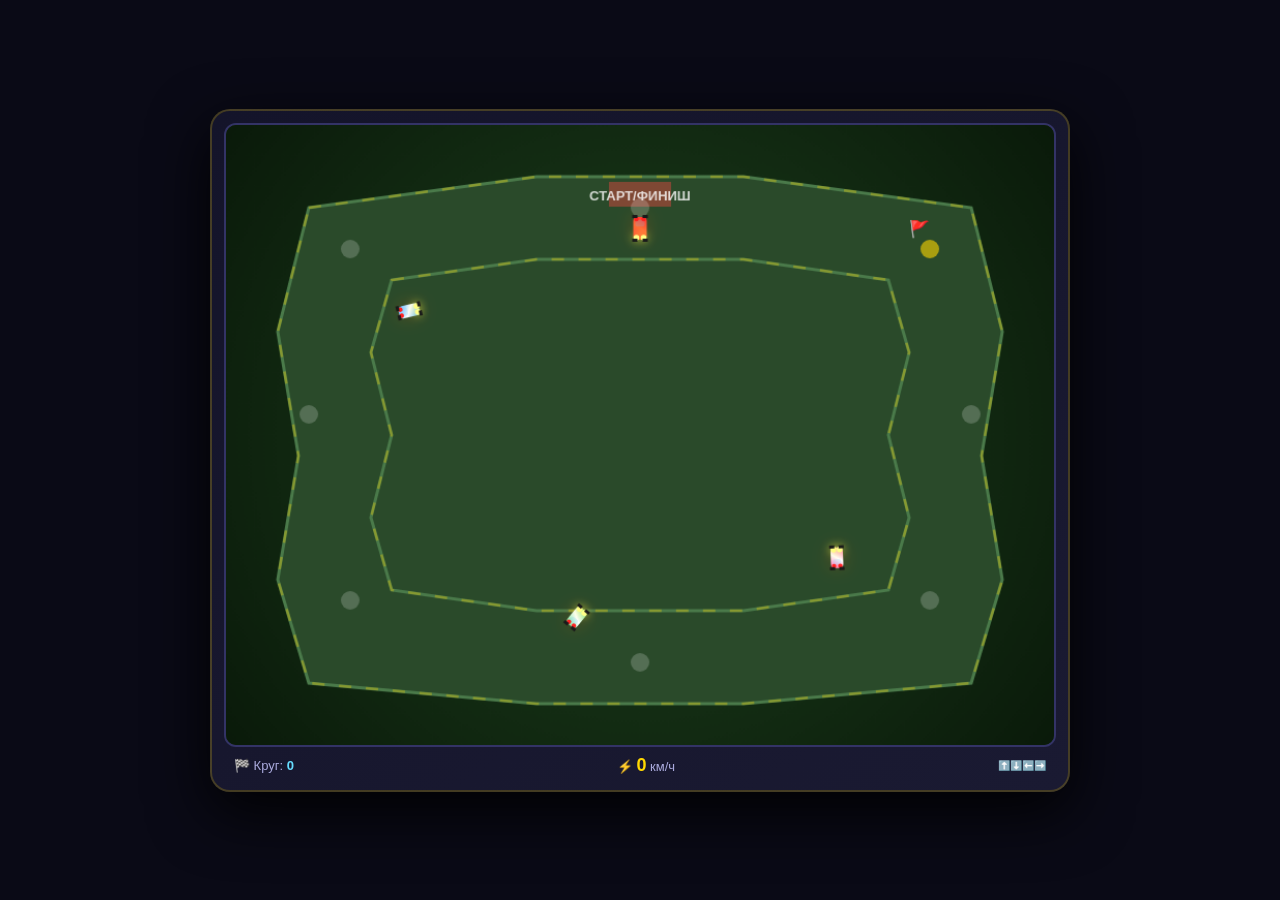
<file: car.html>
<!DOCTYPE html>
<html lang="ru">
<head>
    <meta charset="UTF-8">
    <meta name="viewport" content="width=device-width, initial-scale=1.0, maximum-scale=1.0, user-scalable=no">
    <title>🏎️ Гоночный трек</title>
    <style>
        * {
            margin: 0;
            padding: 0;
            box-sizing: border-box;
        }
        body {
            background: #0a0a16;
            display: flex;
            justify-content: center;
            align-items: center;
            min-height: 100vh;
            font-family: 'Segoe UI', Arial, sans-serif;
            padding: 10px;
            overflow: hidden;
            touch-action: none;
            user-select: none;
            -webkit-user-select: none;
        }
        .game-wrapper {
            background: linear-gradient(145deg, #14142a, #1a1a32);
            border-radius: 20px;
            padding: 12px;
            border: 2px solid #ffd70033;
            box-shadow: 0 20px 60px rgba(0, 0, 0, 0.9);
            max-width: 860px;
            width: 100%;
        }
        canvas {
            display: block;
            width: 100%;
            height: auto;
            aspect-ratio: 800 / 600;
            background: #1a2a1a;
            border-radius: 12px;
            border: 2px solid #333366;
            touch-action: none;
        }
        .hud {
            display: flex;
            justify-content: space-between;
            align-items: center;
            padding: 8px 10px 2px 10px;
            color: #aaaadd;
            font-size: 13px;
            flex-wrap: wrap;
            gap: 4px;
        }
        .hud .speed {
            color: #ffd700;
            font-weight: bold;
            font-size: 18px;
        }
        .hud .laps {
            color: #66ddff;
            font-weight: bold;
        }
        .touch-controls {
            display: none;
            grid-template-columns: 1fr 1fr 1fr;
            gap: 8px;
            padding: 10px 5px 0 5px;
            max-width: 500px;
            margin: 0 auto;
        }
        .touch-btn {
            background: #222244;
            border: 2px solid #444477;
            border-radius: 14px;
            color: #fff;
            font-size: 24px;
            padding: 14px 0;
            text-align: center;
            touch-action: none;
            transition: all 0.1s;
            box-shadow: 0 4px 0 #0a0a16;
            cursor: pointer;
            -webkit-tap-highlight-color: transparent;
        }
        .touch-btn:active,
        .touch-btn.active {
            transform: translateY(2px);
            box-shadow: 0 2px 0 #0a0a16;
            border-color: #ffd700;
            background: #2a2a5a;
        }
        .touch-btn.gas {
            background: #1a4a1a;
            border-color: #2a7a2a;
        }
        .touch-btn.gas:active,
        .touch-btn.gas.active {
            background: #2a7a2a;
            border-color: #4aaa4a;
        }
        .touch-btn.brake {
            background: #4a1a1a;
            border-color: #7a2a2a;
        }
        .touch-btn.brake:active,
        .touch-btn.brake.active {
            background: #7a2a2a;
            border-color: #aa4a4a;
        }
        .touch-btn.steer {
            background: #1a1a4a;
            border-color: #2a2a7a;
        }
        .touch-btn.steer:active,
        .touch-btn.steer.active {
            background: #2a2a7a;
            border-color: #4a4aaa;
        }
        .touch-btn .label {
            display: block;
            font-size: 9px;
            color: #8888bb;
            margin-top: 2px;
        }
        @media (max-width: 600px) {
            .touch-controls {
                display: grid;
            }
            .touch-btn {
                font-size: 20px;
                padding: 12px 0;
            }
            .hud {
                font-size: 11px;
            }
            .hud .speed {
                font-size: 16px;
            }
        }
        @media (min-width: 601px) {
            .touch-controls {
                display: none !important;
            }
        }
    </style>
</head>
<body>
    <div class="game-wrapper">
        <canvas id="gameCanvas" width="800" height="600"></canvas>
        <div class="hud">
            <div>🏁 Круг: <span class="laps" id="lapsDisplay">0</span></div>
            <div>⚡ <span class="speed" id="speedDisplay">0</span> км/ч</div>
            <div style="color:#555588;font-size:10px;">⬆️⬇️⬅️➡️</div>
        </div>
        <div class="touch-controls" id="touchControls">
            <div></div>
            <div class="touch-btn gas" id="btnGas">⬆️<span class="label">газ</span></div>
            <div></div>
            <div class="touch-btn steer" id="btnLeft">⬅️<span class="label">влево</span></div>
            <div class="touch-btn brake" id="btnBrake">⬇️<span class="label">тормоз</span></div>
            <div class="touch-btn steer" id="btnRight">➡️<span class="label">вправо</span></div>
        </div>
    </div>

    <script>
        // ============================================================
        // 🏎️  НАСТОЯЩИЙ ГОНОЧНЫЙ ТРЕК  —  НОВАЯ ТРАССА
        // ============================================================

        const canvas = document.getElementById('gameCanvas');
        const ctx = canvas.getContext('2d');
        const lapsDisplay = document.getElementById('lapsDisplay');
        const speedDisplay = document.getElementById('speedDisplay');

        const W = 800,
            H = 600;

        // ----- НОВАЯ ТРАССА (с изгибами, как настоящее кольцо) -----
        // Внешняя граница
        const outer = [
            { x: 80, y: 80 }, { x: 300, y: 50 }, { x: 500, y: 50 }, { x: 720, y: 80 },
            { x: 750, y: 200 }, { x: 730, y: 320 }, { x: 750, y: 440 }, { x: 720, y: 540 },
            { x: 500, y: 560 }, { x: 300, y: 560 }, { x: 80, y: 540 }, { x: 50, y: 440 },
            { x: 70, y: 320 }, { x: 50, y: 200 }
        ];

        // Внутренняя граница
        const inner = [
            { x: 160, y: 150 }, { x: 300, y: 130 }, { x: 500, y: 130 }, { x: 640, y: 150 },
            { x: 660, y: 220 }, { x: 640, y: 300 }, { x: 660, y: 380 }, { x: 640, y: 450 },
            { x: 500, y: 470 }, { x: 300, y: 470 }, { x: 160, y: 450 }, { x: 140, y: 380 },
            { x: 160, y: 300 }, { x: 140, y: 220 }
        ];

        // Чекпоинты (для подсчёта кругов)
        const checkpoints = [
            { x: 120, y: 120 }, { x: 400, y: 80 }, { x: 680, y: 120 },
            { x: 720, y: 280 }, { x: 680, y: 460 }, { x: 400, y: 520 },
            { x: 120, y: 460 }, { x: 80, y: 280 }
        ];

        // ----- МАШИНА -----
        const car = {
            x: 400,
            y: 300,
            angle: 0,
            speed: 0,
            width: 22,
            height: 13,
            lap: 0,
            checkpointIndex: 0,
            maxSpeed: 5.2,
            acceleration: 0.14,
            braking: 0.09,
            friction: 0.022,
            turnSpeed: 0.042,
            color1: '#ff3333',
            color2: '#ff6b35'
        };

        // ----- СОПЕРНИКИ (боты) -----
        let opponents = [];

        function initOpponents() {
            opponents = [
                { x: 200, y: 180, angle: 0.4, speed: 1.0, width: 20, height: 12, color: '#44aaff', lap: 0,
                    checkpointIndex: 0 },
                { x: 600, y: 400, angle: -0.2, speed: 0.9, width: 20, height: 12, color: '#ff66aa', lap: 0,
                    checkpointIndex: 0 },
                { x: 300, y: 480, angle: 0.7, speed: 0.8, width: 20, height: 12, color: '#66dd88', lap: 0,
                    checkpointIndex: 0 },
            ];
        }
        initOpponents();

        // ----- ФИЗИКА -----
        function isInsideTrack(x, y) {
            return isInsidePolygon(x, y, outer) && !isInsidePolygon(x, y, inner);
        }

        function isInsidePolygon(px, py, polygon) {
            let inside = false;
            for (let i = 0, j = polygon.length - 1; i < polygon.length; j = i++) {
                const xi = polygon[i].x,
                    yi = polygon[i].y;
                const xj = polygon[j].x,
                    yj = polygon[j].y;
                const intersect = ((yi > py) !== (yj > py)) &&
                    (px < (xj - xi) * (py - yi) / (yj - yi) + xi);
                if (intersect) inside = !inside;
            }
            return inside;
        }

        function dist(a, b) { return Math.hypot(a.x - b.x, a.y - b.y); }

        function clamp(v, mn, mx) { return Math.max(mn, Math.min(mx, v)); }

        function moveCar(entity) {
            const dx = Math.cos(entity.angle) * entity.speed;
            const dy = Math.sin(entity.angle) * entity.speed;
            const nx = entity.x + dx;
            const ny = entity.y + dy;

            const hw = entity.width / 2,
                hh = entity.height / 2;
            const corners = [
                { x: nx + hw, y: ny + hh }, { x: nx - hw, y: ny + hh },
                { x: nx + hw, y: ny - hh }, { x: nx - hw, y: ny - hh }
            ];

            let onTrack = true;
            for (const c of corners) {
                if (!isInsideTrack(c.x, c.y)) { onTrack = false; break; }
            }

            if (onTrack) { entity.x = nx;
                entity.y = ny; } else {
                entity.speed *= -0.3;
                entity.x -= dx * 0.4;
                entity.y -= dy * 0.4;
            }
        }

        function checkCheckpoints(entity) {
            const next = (entity.checkpointIndex + 1) % checkpoints.length;
            const p = checkpoints[next];
            if (dist(entity, p) < 28) {
                if (next === 0 && entity.checkpointIndex === checkpoints.length - 1) entity.lap++;
                entity.checkpointIndex = next;
            }
        }

        // ----- ОБНОВЛЕНИЕ -----
        const keys = { up: false, down: false, left: false, right: false };

        function updatePlayer() {
            if (keys.up) car.speed = Math.min(car.speed + car.acceleration, car.maxSpeed);
            else if (keys.down) car.speed = Math.max(car.speed - car.braking, -car.maxSpeed * 0.3);
            else {
                if (Math.abs(car.speed) < car.friction) car.speed = 0;
                else car.speed -= Math.sign(car.speed) * car.friction;
            }

            if (Math.abs(car.speed) > 0.1) {
                const tf = clamp(car.speed / car.maxSpeed, 0.2, 1);
                if (keys.left) car.angle -= car.turnSpeed * tf;
                if (keys.right) car.angle += car.turnSpeed * tf;
            }

            moveCar(car);
            checkCheckpoints(car);
        }

        function updateOpponents() {
            for (const opp of opponents) {
                const next = (opp.checkpointIndex + 1) % checkpoints.length;
                const p = checkpoints[next];
                const dx = p.x - opp.x,
                    dy = p.y - opp.y;
                let target = Math.atan2(dy, dx);
                let diff = target - opp.angle;
                while (diff > Math.PI) diff -= 2 * Math.PI;
                while (diff < -Math.PI) diff += 2 * Math.PI;
                opp.angle += diff * 0.025;
                opp.speed = 0.9 + Math.random() * 0.3;
                opp.angle += (Math.random() - 0.5) * 0.008;
                moveCar(opp);
                checkCheckpoints(opp);
            }
        }

        // ----- ОТРИСОВКА -----
        function draw() {
            ctx.clearRect(0, 0, W, H);

            // Фон
            const grad = ctx.createRadialGradient(400, 300, 100, 400, 300, 500);
            grad.addColorStop(0, '#1a3a1a');
            grad.addColorStop(1, '#0a1a0a');
            ctx.fillStyle = grad;
            ctx.fillRect(0, 0, W, H);

            // Трасса
            ctx.beginPath();
            ctx.moveTo(outer[0].x, outer[0].y);
            for (let i = 1; i < outer.length; i++) ctx.lineTo(outer[i].x, outer[i].y);
            ctx.closePath();
            ctx.moveTo(inner[0].x, inner[0].y);
            for (let i = 1; i < inner.length; i++) ctx.lineTo(inner[i].x, inner[i].y);
            ctx.closePath();
            ctx.fillStyle = '#2a4a2a';
            ctx.fill();
            ctx.strokeStyle = '#4a7a4a';
            ctx.lineWidth = 3;
            ctx.stroke();

            // Бордюры (пунктир)
            ctx.setLineDash([12, 14]);
            ctx.strokeStyle = '#ffd70055';
            ctx.lineWidth = 2.5;
            ctx.beginPath();
            ctx.moveTo(outer[0].x, outer[0].y);
            for (let i = 1; i < outer.length; i++) ctx.lineTo(outer[i].x, outer[i].y);
            ctx.closePath();
            ctx.stroke();
            ctx.beginPath();
            ctx.moveTo(inner[0].x, inner[0].y);
            for (let i = 1; i < inner.length; i++) ctx.lineTo(inner[i].x, inner[i].y);
            ctx.closePath();
            ctx.stroke();
            ctx.setLineDash([]);

            // Старт/финиш
            ctx.fillStyle = '#ff444466';
            ctx.fillRect(370, 55, 60, 24);
            ctx.fillStyle = '#ffffffcc';
            ctx.font = 'bold 13px Arial';
            ctx.textAlign = 'center';
            ctx.fillText('СТАРТ/ФИНИШ', 400, 73);

            // Чекпоинты
            for (let i = 0; i < checkpoints.length; i++) {
                const p = checkpoints[i];
                const active = i === (car.checkpointIndex + 1) % checkpoints.length;
                ctx.fillStyle = active ? '#ffd70099' : '#ffffff33';
                ctx.beginPath();
                ctx.arc(p.x, p.y, 9, 0, Math.PI * 2);
                ctx.fill();
                if (active) {
                    ctx.fillStyle = '#ffd700';
                    ctx.font = '16px Arial';
                    ctx.fillText('🚩', p.x - 10, p.y - 14);
                }
            }

            // Боты
            for (const opp of opponents) {
                drawCar(opp.x, opp.y, opp.angle, opp.width, opp.height, opp.color, '#fff');
            }

            // Игрок
            drawCar(car.x, car.y, car.angle, car.width, car.height, car.color1, car.color2);

            // Эффект скорости
            if (Math.abs(car.speed) > 2) {
                const alpha = Math.min((Math.abs(car.speed) - 2) / 3, 0.5);
                ctx.fillStyle = `rgba(255,200,50,${alpha * 0.08})`;
                ctx.beginPath();
                ctx.arc(car.x, car.y, 45 + Math.abs(car.speed) * 6, 0, Math.PI * 2);
                ctx.fill();
            }

            speedDisplay.textContent = Math.round(Math.abs(car.speed) * 40);
            lapsDisplay.textContent = car.lap;
        }

        function drawCar(x, y, angle, w, h, c1, c2) {
            ctx.save();
            ctx.translate(x, y);
            ctx.rotate(angle);
            ctx.shadowColor = 'rgba(255,215,0,0.15)';
            ctx.shadowBlur = 12;
            const g = ctx.createLinearGradient(-w / 2, -h / 2, w / 2, h / 2);
            g.addColorStop(0, c1);
            g.addColorStop(0.5, c2 || c1);
            g.addColorStop(1, c1);
            ctx.fillStyle = g;
            ctx.shadowColor = 'rgba(255,100,0,0.25)';
            ctx.shadowBlur = 18;
            ctx.beginPath();
            ctx.roundRect(-w / 2, -h / 2, w, h, 4);
            ctx.fill();
            ctx.shadowBlur = 0;
            ctx.fillStyle = 'rgba(100,200,255,0.2)';
            ctx.beginPath();
            ctx.roundRect(-w / 2 + 3, -h / 2 + 2, w * 0.28, h - 4, 2);
            ctx.fill();
            ctx.fillStyle = '#ffff88';
            ctx.shadowBlur = 8;
            ctx.shadowColor = '#ffff44';
            ctx.beginPath();
            ctx.arc(w / 2 - 2, -h / 2 + 3, 2.8, 0, Math.PI * 2);
            ctx.fill();
            ctx.beginPath();
            ctx.arc(w / 2 - 2, h / 2 - 3, 2.8, 0, Math.PI * 2);
            ctx.fill();
            ctx.shadowBlur = 0;
            ctx.fillStyle = '#ff2222';
            ctx.beginPath();
            ctx.arc(-w / 2 + 2, -h / 2 + 3, 2.2, 0, Math.PI * 2);
            ctx.fill();
            ctx.beginPath();
            ctx.arc(-w / 2 + 2, h / 2 - 3, 2.2, 0, Math.PI * 2);
            ctx.fill();
            ctx.fillStyle = '#1a1a1a';
            ctx.fillRect(-w / 2 - 2, -h / 2 - 1, 3, 5);
            ctx.fillRect(w / 2 - 1, -h / 2 - 1, 3, 5);
            ctx.fillRect(-w / 2 - 2, h / 2 - 4, 3, 5);
            ctx.fillRect(w / 2 - 1, h / 2 - 4, 3, 5);
            ctx.restore();
        }

        if (!CanvasRenderingContext2D.prototype.roundRect) {
            CanvasRenderingContext2D.prototype.roundRect = function(x, y, w, h, r) {
                if (r > w / 2) r = w / 2;
                if (r > h / 2) r = h / 2;
                this.moveTo(x + r, y);
                this.lineTo(x + w - r, y);
                this.quadraticCurveTo(x + w, y, x + w, y + r);
                this.lineTo(x + w, y + h - r);
                this.quadraticCurveTo(x + w, y + h, x + w - r, y + h);
                this.lineTo(x + r, y + h);
                this.quadraticCurveTo(x, y + h, x, y + h - r);
                this.lineTo(x, y + r);
                this.quadraticCurveTo(x, y, x + r, y);
                return this;
            };
        }

        // ----- УПРАВЛЕНИЕ -----
        document.addEventListener('keydown', e => {
            if (e.key === 'ArrowUp') { keys.up = true;
                e.preventDefault(); }
            if (e.key === 'ArrowDown') { keys.down = true;
                e.preventDefault(); }
            if (e.key === 'ArrowLeft') { keys.left = true;
                e.preventDefault(); }
            if (e.key === 'ArrowRight') { keys.right = true;
                e.preventDefault(); }
        });
        document.addEventListener('keyup', e => {
            if (e.key === 'ArrowUp') { keys.up = false;
                e.preventDefault(); }
            if (e.key === 'ArrowDown') { keys.down = false;
                e.preventDefault(); }
            if (e.key === 'ArrowLeft') { keys.left = false;
                e.preventDefault(); }
            if (e.key === 'ArrowRight') { keys.right = false;
                e.preventDefault(); }
        });

        function setupTouch(id, key) {
            const el = document.getElementById(id);
            if (!el) return;
            const start = e => { e.preventDefault();
                keys[key] = true;
                el.classList.add('active'); };
            const end = e => { e.preventDefault();
                keys[key] = false;
                el.classList.remove('active'); };
            el.addEventListener('touchstart', start);
            el.addEventListener('touchend', end);
            el.addEventListener('touchcancel', end);
            el.addEventListener('mousedown', start);
            el.addEventListener('mouseup', end);
            el.addEventListener('mouseleave', end);
        }
        setupTouch('btnGas', 'up');
        setupTouch('btnBrake', 'down');
        setupTouch('btnLeft', 'left');
        setupTouch('btnRight', 'right');

        // Старт
        car.x = 400;
        car.y = 100;
        car.angle = Math.PI / 2;

        function loop() {
            updatePlayer();
            updateOpponents();
            draw();
            requestAnimationFrame(loop);
        }
        loop();

        console.log('🏎️  НАСТОЯЩИЙ ГОНОЧНЫЙ ТРЕК!');
        console.log('📍 Трасса с 8 поворотами');
        console.log('🤖 3 соперника');
        console.log('📱 Тач-кнопки или стрелки');
    </script>
</body>
</html>
</file>
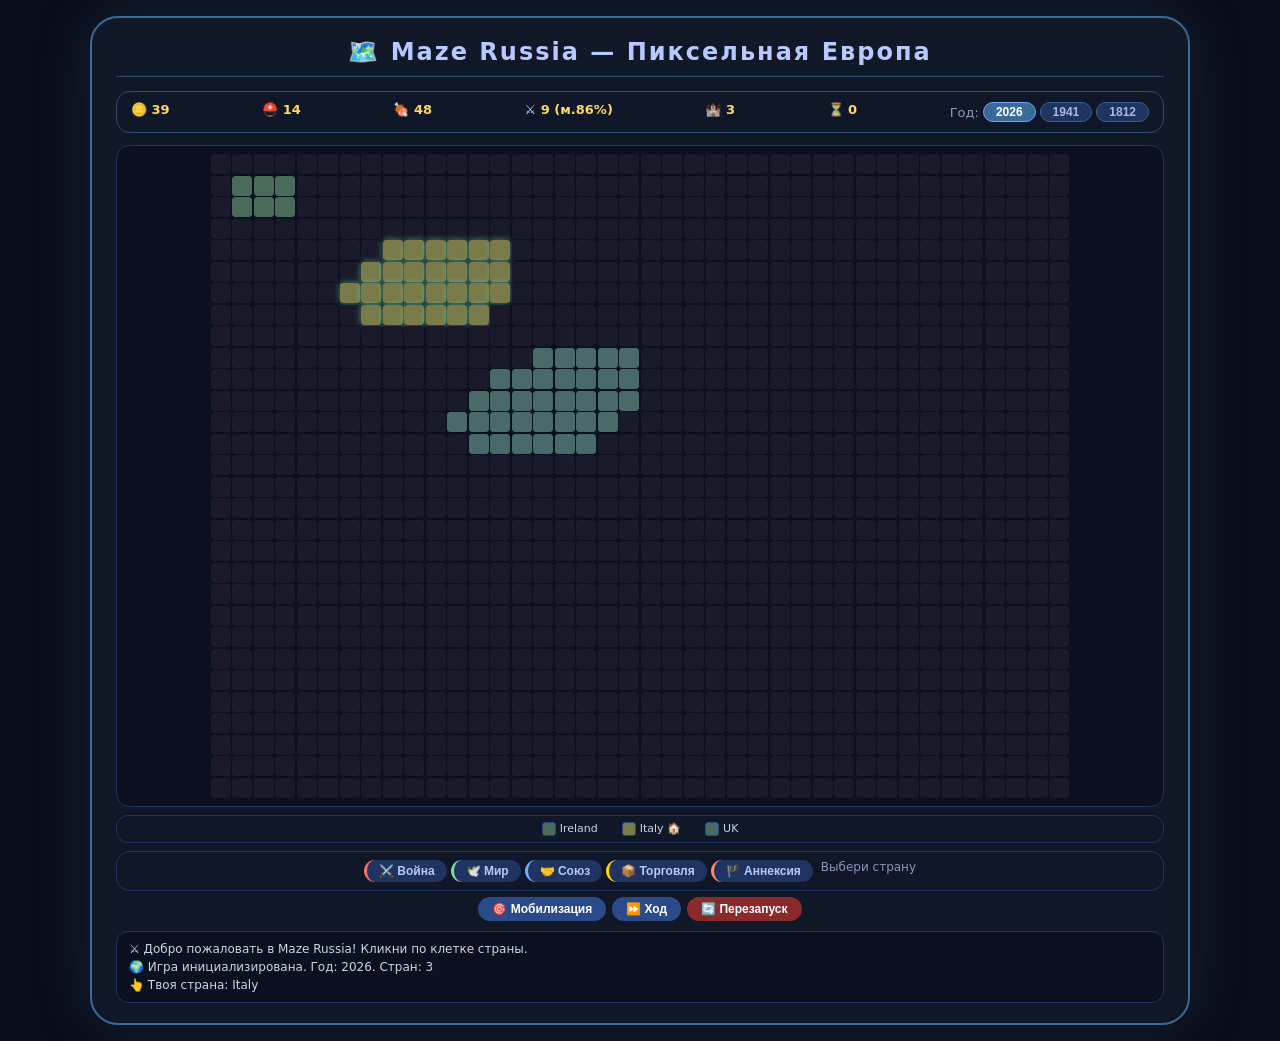
<file: castle.html>
<!DOCTYPE html>
<html lang="ru">
<head>
    <meta charset="UTF-8">
    <meta name="viewport" content="width=device-width, initial-scale=1.0">
    <title>🗺️ Maze Russia — Пиксельная Европа</title>
    <style>
        * { box-sizing: border-box; margin: 0; padding: 0; }
        body {
            background: #0a0e1a;
            color: #c8d6e5;
            font-family: 'Segoe UI', system-ui, sans-serif;
            display: flex;
            flex-direction: column;
            align-items: center;
            padding: 16px;
            min-height: 100vh;
        }
        .container {
            max-width: 1100px;
            width: 100%;
            background: #111827;
            border: 2px solid #3a6a9a;
            border-radius: 28px;
            padding: 20px 24px;
            box-shadow: 0 0 60px rgba(58, 106, 154, 0.2);
        }
        h1 {
            color: #b7c9ff;
            text-align: center;
            font-size: 24px;
            letter-spacing: 2px;
            border-bottom: 1px solid #2a4a7a;
            padding-bottom: 10px;
            margin-bottom: 14px;
        }
        .top-panel {
            display: flex;
            flex-wrap: wrap;
            gap: 10px;
            justify-content: space-between;
            background: #0f1729;
            border-radius: 14px;
            padding: 10px 14px;
            border: 1px solid #2a4a7a;
            margin-bottom: 12px;
            font-size: 13px;
        }
        .top-panel .stat { font-weight: bold; }
        .top-panel .stat span { color: #ffd866; }
        .year-selector { display: flex; gap: 4px; align-items: center; }
        .year-btn {
            background: #1f3460; color: #aab8e6; border: 1px solid #3a5f8a;
            padding: 2px 12px; border-radius: 16px; cursor: pointer;
            font-weight: bold; transition: 0.2s; font-size: 12px;
        }
        .year-btn.active { background: #3a6a9a; color: #fff; border-color: #7a9aff; }
        .year-btn:hover { background: #2a4a7a; }

        .map-container {
            background: #0b1120;
            border-radius: 14px;
            border: 1px solid #1f3460;
            padding: 8px;
            overflow-x: auto;
            margin: 8px 0;
        }
        .pixel-map {
            display: grid;
            gap: 1.5px;
            margin: 0 auto;
            width: fit-content;
        }
        .pixel {
            width: 20px;
            height: 20px;
            border-radius: 3px;
            cursor: pointer;
            transition: 0.15s;
            border: 1px solid transparent;
            position: relative;
        }
        .pixel:hover {
            transform: scale(1.15);
            border-color: #fff;
            z-index: 2;
        }
        .pixel.selected { border-color: #ffd700; box-shadow: 0 0 10px #ffd700aa; }
        .pixel.own { border-color: #6fcf97; box-shadow: 0 0 6px #6fcf97aa; }
        .pixel.enemy { border-color: #ff6b6b; box-shadow: 0 0 6px #ff6b6baa; }
        .pixel.ally { border-color: #66b3ff; box-shadow: 0 0 6px #66b3ffaa; }

        .legend {
            display: flex;
            flex-wrap: wrap;
            gap: 6px 12px;
            justify-content: center;
            margin: 6px 0 8px;
            font-size: 11px;
            max-height: 80px;
            overflow-y: auto;
            padding: 4px 8px;
            background: #0f1729;
            border-radius: 12px;
            border: 1px solid #1f3460;
        }
        .legend-item {
            display: flex;
            align-items: center;
            gap: 4px;
            cursor: pointer;
            padding: 2px 6px;
            border-radius: 8px;
            transition: 0.2s;
        }
        .legend-item:hover { background: #1f3460; }
        .legend-color {
            width: 14px;
            height: 14px;
            border-radius: 3px;
            border: 1px solid #2a4a7a;
        }

        .diplomacy-panel {
            display: flex;
            flex-wrap: wrap;
            gap: 4px;
            justify-content: center;
            padding: 8px;
            background: #0f1729;
            border-radius: 14px;
            border: 1px solid #1f3460;
            margin: 6px 0;
        }
        .dip-btn {
            background: #1f3460; color: #b7c9ff; border: none;
            padding: 4px 12px; border-radius: 16px; font-weight: bold;
            cursor: pointer; transition: 0.2s; font-size: 12px;
        }
        .dip-btn:hover { background: #3a5f8a; transform: scale(1.02); }
        .dip-btn.war { border-left: 3px solid #ff6b6b; }
        .dip-btn.peace { border-left: 3px solid #80d8a0; }
        .dip-btn.ally { border-left: 3px solid #66b3ff; }
        .dip-btn.trade { border-left: 3px solid #ffd700; }
        .dip-btn.annex { border-left: 3px solid #ff8a65; }
        #dipTarget { color: #8899bb; font-size: 12px; margin-left: 4px; }

        .btn {
            background: #2a4a8a; color: #fff; border: none;
            padding: 5px 14px; border-radius: 12px; font-weight: bold;
            cursor: pointer; transition: 0.2s; font-size: 12px;
        }
        .btn:hover { background: #4a7acf; transform: scale(1.02); }
        .btn.danger { background: #8a2a2a; }
        .btn.danger:hover { background: #cf4a4a; }

        .log {
            background: #0b1120;
            border: 1px solid #1f3460;
            border-radius: 12px;
            padding: 8px 12px;
            margin-top: 10px;
            max-height: 110px;
            overflow-y: auto;
            font-size: 12px;
            line-height: 1.5;
        }
        .log .highlight { color: #ffd866; }
        .log .combat { color: #ff8a80; }
        .log .win { color: #80d8a0; }
        .log .dip { color: #66b3ff; }
        .log .annex { color: #ff8a65; }

        .flex { display: flex; flex-wrap: wrap; gap: 6px; justify-content: center; margin-top: 6px; }
    </style>
</head>
<body>
<div class="container">
    <h1>🗺️ Maze Russia — Пиксельная Европа</h1>

    <div class="top-panel">
        <div class="stat">🪙 <span id="goldDisplay">0</span></div>
        <div class="stat">⛑️ <span id="recruitsDisplay">0</span></div>
        <div class="stat">🍖 <span id="foodDisplay">0</span></div>
        <div class="stat">⚔️ <span id="armyDisplay">0</span></div>
        <div class="stat">🏰 <span id="regionDisplay">0</span></div>
        <div class="stat">⏳ <span id="turnDisplay">0</span></div>
        <div class="year-selector">
            <span style="color:#8899bb;">Год:</span>
            <button class="year-btn active" data-year="2026" onclick="setYear(2026)">2026</button>
            <button class="year-btn" data-year="1941" onclick="setYear(1941)">1941</button>
            <button class="year-btn" data-year="1812" onclick="setYear(1812)">1812</button>
        </div>
    </div>

    <div class="map-container">
        <div class="pixel-map" id="mapGrid"></div>
    </div>

    <div class="legend" id="legend"></div>

    <div class="diplomacy-panel">
        <button class="dip-btn war" onclick="diplomacy('war')">⚔️ Война</button>
        <button class="dip-btn peace" onclick="diplomacy('peace')">🕊️ Мир</button>
        <button class="dip-btn ally" onclick="diplomacy('ally')">🤝 Союз</button>
        <button class="dip-btn trade" onclick="diplomacy('trade')">📦 Торговля</button>
        <button class="dip-btn annex" onclick="diplomacy('annex')">🏴 Аннексия</button>
        <span id="dipTarget">Выбери страну</span>
    </div>

    <div class="flex">
        <button class="btn" onclick="trainArmy()">🎯 Мобилизация</button>
        <button class="btn" onclick="nextTurn()">⏩ Ход</button>
        <button class="btn danger" onclick="resetGame()">🔄 Перезапуск</button>
    </div>

    <div class="log" id="log">⚔️ Добро пожаловать в Maze Russia! Кликни по клетке страны.</div>
</div>

<script>
    // ======================================================================
    //  1.  КОНФИГ СТРАН И КАРТЫ
    // ======================================================================
    const MAP_W = 40;
    const MAP_H = 30;

    // ---- ЦВЕТА СТРАН ----
    const COLORS = {
        'Russia': '#4a7a4a',
        'Ukraine': '#7a9a4a',
        'Belarus': '#6a8a4a',
        'Poland': '#9a7a4a',
        'Germany': '#4a6a9a',
        'France': '#4a7a9a',
        'Spain': '#9a6a4a',
        'Portugal': '#8a5a3a',
        'Italy': '#7a7a4a',
        'UK': '#4a6a6a',
        'Norway': '#4a8a7a',
        'Sweden': '#5a8a7a',
        'Finland': '#4a7a7a',
        'Estonia': '#5a7a7a',
        'Czech': '#6a7a5a',
        'Hungary': '#7a7a5a',
        'Moldova': '#6a7a4a',
        'Turkey': '#8a6a3a',
        'Greece': '#6a8a5a',
        'Albania': '#7a6a4a',
        'Serbia': '#8a6a5a',
        'Croatia': '#7a5a5a',
        'Romania': '#6a7a4a',
        'Bulgaria': '#7a7a3a',
        'Netherlands': '#5a7a7a',
        'Belgium': '#6a6a7a',
        'Switzerland': '#5a5a7a',
        'Denmark': '#4a7a6a',
        'Morocco': '#8a5a2a',
        'Algeria': '#7a5a2a',
        'Tunisia': '#6a5a2a',
        'Libya': '#5a4a2a',
        'Egypt': '#6a6a2a',
        'Ireland': '#4a6a5a',
        'Iceland': '#4a6a6a',
        'Neutral': '#2a2a3a'
    };

    // ---- СПИСОК СТРАН ----
    const COUNTRY_LIST = [
        'Russia', 'Ukraine', 'Belarus', 'Poland', 'Germany', 'France',
        'Spain', 'Portugal', 'Italy', 'UK', 'Norway', 'Sweden',
        'Finland', 'Estonia', 'Czech', 'Hungary', 'Moldova', 'Turkey',
        'Greece', 'Albania', 'Serbia', 'Croatia', 'Romania', 'Bulgaria',
        'Netherlands', 'Belgium', 'Switzerland', 'Denmark',
        'Morocco', 'Algeria', 'Tunisia', 'Libya', 'Egypt',
        'Ireland', 'Iceland'
    ];

    // ===== ГЕНЕРАЦИЯ КАРТЫ ДЛЯ РАЗНЫХ ЛЕТ =====
    function generateMapForYear(year) {
        // Базовая карта (2026) — все страны существуют
        const baseMap = [
            // 0-4: Исландия, Ирландия, Великобритания, Норвегия
            [0,0,0,0,0,0,0,0,0,0,0,0,0,0,0,0,0,0,0,0,0,0,0,0,0,0,0,0,0,0,0,0,0,0,0,0,0,0,0,0],
            [0,34,34,34,0,0,0,0,0,0,0,0,0,0,0,0,0,0,0,0,0,0,0,0,0,0,0,0,0,0,0,0,0,0,0,0,0,0,0,0],
            [0,34,34,34,0,0,0,0,0,0,0,0,0,0,0,0,0,0,0,0,0,0,0,0,0,0,0,0,0,0,0,0,0,0,0,0,0,0,0,0],
            [0,0,0,0,0,0,0,0,0,0,0,0,0,0,0,0,0,0,0,0,0,0,0,0,0,0,0,0,0,0,0,0,0,0,0,0,0,0,0,0],
            [0,0,0,0,0,0,0,0,9,9,9,9,9,9,0,0,0,0,0,0,0,0,0,0,0,0,0,0,0,0,0,0,0,0,0,0,0,0,0,0], // UK
            [0,0,0,0,0,0,0,9,9,9,9,9,9,9,0,0,0,0,0,0,0,0,0,0,0,0,0,0,0,0,0,0,0,0,0,0,0,0,0,0],
            [0,0,0,0,0,0,9,9,9,9,9,9,9,9,0,0,0,0,0,0,0,0,0,0,0,0,0,0,0,0,0,0,0,0,0,0,0,0,0,0],
            [0,0,0,0,0,0,0,9,9,9,9,9,9,0,0,0,0,0,0,0,0,0,0,0,0,0,0,0,0,0,0,0,0,0,0,0,0,0,0,0],
            [0,0,0,0,0,0,0,0,0,0,0,0,0,0,0,0,0,0,0,0,0,0,0,0,0,0,0,0,0,0,0,0,0,0,0,0,0,0,0,0],
            [0,0,0,0,0,0,0,0,0,0,0,0,0,0,0,10,10,10,10,10,0,0,0,0,0,0,0,0,0,0,0,0,0,0,0,0,0,0,0,0], // Norway
            [0,0,0,0,0,0,0,0,0,0,0,0,0,10,10,10,10,10,10,10,0,0,0,0,0,0,0,0,0,0,0,0,0,0,0,0,0,0,0,0],
            [0,0,0,0,0,0,0,0,0,0,0,0,10,10,10,10,10,10,10,10,0,0,0,0,0,0,0,0,0,0,0,0,0,0,0,0,0,0,0,0],
            [0,0,0,0,0,0,0,0,0,0,0,10,10,10,10,10,10,10,10,0,0,0,0,0,0,0,0,0,0,0,0,0,0,0,0,0,0,0,0,0],
            [0,0,0,0,0,0,0,0,0,0,0,0,10,10,10,10,10,10,0,0,0,0,0,0,0,0,0,0,0,0,0,0,0,0,0,0,0,0,0,0],
            [0,0,0,0,0,0,0,0,0,0,0,0,0,0,0,0,0,0,0,0,0,0,0,0,0,0,0,0,0,0,0,0,0,0,0,0,0,0,0,0],
            [0,0,0,0,0,0,0,0,0,0,0,0,0,0,0,0,0,0,0,0,0,0,0,0,0,0,0,0,0,0,0,0,0,0,0,0,0,0,0,0],
            [0,0,0,0,0,0,0,0,0,0,0,0,0,0,0,0,0,0,0,0,0,0,0,0,0,0,0,0,0,0,0,0,0,0,0,0,0,0,0,0],
            [0,0,0,0,0,0,0,0,0,0,0,0,0,0,0,0,0,0,0,0,0,0,0,0,0,0,0,0,0,0,0,0,0,0,0,0,0,0,0,0],
            [0,0,0,0,0,0,0,0,0,0,0,0,0,0,0,0,0,0,0,0,0,0,0,0,0,0,0,0,0,0,0,0,0,0,0,0,0,0,0,0],
            [0,0,0,0,0,0,0,0,0,0,0,0,0,0,0,0,0,0,0,0,0,0,0,0,0,0,0,0,0,0,0,0,0,0,0,0,0,0,0,0],
            [0,0,0,0,0,0,0,0,0,0,0,0,0,0,0,0,0,0,0,0,0,0,0,0,0,0,0,0,0,0,0,0,0,0,0,0,0,0,0,0],
            [0,0,0,0,0,0,0,0,0,0,0,0,0,0,0,0,0,0,0,0,0,0,0,0,0,0,0,0,0,0,0,0,0,0,0,0,0,0,0,0],
            [0,0,0,0,0,0,0,0,0,0,0,0,0,0,0,0,0,0,0,0,0,0,0,0,0,0,0,0,0,0,0,0,0,0,0,0,0,0,0,0],
            [0,0,0,0,0,0,0,0,0,0,0,0,0,0,0,0,0,0,0,0,0,0,0,0,0,0,0,0,0,0,0,0,0,0,0,0,0,0,0,0],
            [0,0,0,0,0,0,0,0,0,0,0,0,0,0,0,0,0,0,0,0,0,0,0,0,0,0,0,0,0,0,0,0,0,0,0,0,0,0,0,0],
            [0,0,0,0,0,0,0,0,0,0,0,0,0,0,0,0,0,0,0,0,0,0,0,0,0,0,0,0,0,0,0,0,0,0,0,0,0,0,0,0],
            [0,0,0,0,0,0,0,0,0,0,0,0,0,0,0,0,0,0,0,0,0,0,0,0,0,0,0,0,0,0,0,0,0,0,0,0,0,0,0,0],
            [0,0,0,0,0,0,0,0,0,0,0,0,0,0,0,0,0,0,0,0,0,0,0,0,0,0,0,0,0,0,0,0,0,0,0,0,0,0,0,0],
            [0,0,0,0,0,0,0,0,0,0,0,0,0,0,0,0,0,0,0,0,0,0,0,0,0,0,0,0,0,0,0,0,0,0,0,0,0,0,0,0],
            [0,0,0,0,0,0,0,0,0,0,0,0,0,0,0,0,0,0,0,0,0,0,0,0,0,0,0,0,0,0,0,0,0,0,0,0,0,0,0,0],
        ];

        // Для 1941: Германия расширяется, некоторые страны исчезают
        if (year === 1941) {
            // Пример: Германия (индекс 4) расширяется на Польшу (3), Чехию (14)
            for (let y = 0; y < MAP_H; y++) {
                for (let x = 0; x < MAP_W; x++) {
                    if (baseMap[y] && baseMap[y][x] === 3) { // Польша
                        if (Math.random() < 0.4) baseMap[y][x] = 4; // Германия
                    }
                    if (baseMap[y] && baseMap[y][x] === 14) { // Чехия
                        if (Math.random() < 0.3) baseMap[y][x] = 4;
                    }
                }
            }
            // Австрия (индекс 14) поглощена Германией
            // Убираем Эстонию (индекс 13) - часть СССР
            for (let y = 0; y < MAP_H; y++) {
                for (let x = 0; x < MAP_W; x++) {
                    if (baseMap[y] && baseMap[y][x] === 13) {
                        if (Math.random() < 0.5) baseMap[y][x] = 0; // нейтраль
                    }
                }
            }
        }

        // Для 1812: много стран не существует (нейтраль)
        if (year === 1812) {
            const neutralCountries = ['Germany', 'Italy', 'Belgium', 'Netherlands', 'Switzerland', 'Czech', 'Hungary', 'Romania', 'Bulgaria', 'Albania', 'Croatia', 'Serbia', 'Estonia', 'Moldova', 'Finland'];
            const neutralIndices = neutralCountries.map(name => COUNTRY_LIST.indexOf(name)).filter(i => i >= 0);
            for (let y = 0; y < MAP_H; y++) {
                for (let x = 0; x < MAP_W; x++) {
                    if (baseMap[y] && neutralIndices.includes(baseMap[y][x])) {
                        if (Math.random() < 0.6) baseMap[y][x] = 0;
                    }
                }
            }
        }

        return baseMap;
    }

    // ---- БАЛАНСЫ ----
    function getBalance(year) {
        if (year === 1941) return { gold: 0.6, recruits: 1.6, food: 0.7, armyMorale: 1.4 };
        if (year === 1812) return { gold: 0.3, recruits: 0.8, food: 0.5, armyMorale: 0.7 };
        return { gold: 1.0, recruits: 1.0, food: 1.0, armyMorale: 1.0 };
    }

    // ---- ИГРОВОЕ СОСТОЯНИЕ ----
    let game = {
        year: 2026,
        turn: 0,
        playerCountry: null,
        selectedTarget: null,
        countries: {},
        wars: [],
        alliances: [],
        pixelMap: [],
        selectedCell: null
    };

    // ---- ИНИЦИАЛИЗАЦИЯ ----
    function initGame() {
        const balance = getBalance(game.year);
        game.countries = {};
        game.wars = [];
        game.alliances = [];
        game.playerCountry = null;
        game.selectedTarget = null;
        game.turn = 0;

        // Генерируем карту для года
        game.pixelMap = generateMapForYear(game.year);

        // Собираем клетки по странам
        const countryCells = {};
        COUNTRY_LIST.forEach(name => { countryCells[name] = []; });
        for (let y = 0; y < MAP_H; y++) {
            for (let x = 0; x < MAP_W; x++) {
                const val = game.pixelMap[y]?.[x];
                if (val > 0 && val <= COUNTRY_LIST.length) {
                    const name = COUNTRY_LIST[val - 1];
                    if (countryCells[name]) countryCells[name].push([x, y]);
                }
            }
        }

        // Создаём страны
        COUNTRY_LIST.forEach(name => {
            const cells = countryCells[name] || [];
            if (cells.length === 0) return;
            const gold = Math.floor((15 + Math.random() * 40) * balance.gold);
            const recruits = Math.floor((5 + Math.random() * 15) * balance.recruits);
            const food = Math.floor((20 + Math.random() * 30) * balance.food);
            const army = Math.floor((3 + Math.random() * 12) * balance.recruits);
            const morale = 0.5 + Math.random() * 0.5 * balance.armyMorale;
            game.countries[name] = {
                gold, recruits, food, army,
                morale: Math.min(1, Math.max(0.1, morale)),
                color: COLORS[name] || '#3a4a5a',
                cells: cells,
                relations: {},
                capital: cells[0] || [0, 0]
            };
        });

        // Отношения
        const names = Object.keys(game.countries);
        names.forEach(c1 => {
            names.forEach(c2 => {
                if (c1 !== c2) {
                    game.countries[c1].relations[c2] = Math.floor(Math.random() * 40) - 20;
                }
            });
        });

        // Игрок по умолчанию — Россия
        if (game.countries['Russia']) {
            game.playerCountry = 'Russia';
            const p = game.countries['Russia'];
            p.gold = 100;
            p.recruits = 30;
            p.food = 80;
            p.army = 25;
            p.morale = 0.8;
        } else if (Object.keys(game.countries).length > 0) {
            const first = Object.keys(game.countries)[0];
            game.playerCountry = first;
        }

        renderMap();
        renderAll();
        addLog('🌍 Игра инициализирована. Год: ' + game.year + '. Стран: ' + Object.keys(game.countries).length);
        addLog('👆 Твоя страна: ' + game.playerCountry);
    }

    // ---- ОТРИСОВКА КАРТЫ ----
    function renderMap() {
        const grid = document.getElementById('mapGrid');
        grid.style.gridTemplateColumns = `repeat(${MAP_W}, 20px)`;
        grid.innerHTML = '';

        for (let y = 0; y < MAP_H; y++) {
            for (let x = 0; x < MAP_W; x++) {
                const pixel = document.createElement('div');
                pixel.className = 'pixel';
                pixel.dataset.x = x;
                pixel.dataset.y = y;

                const val = game.pixelMap[y]?.[x];
                let countryName = null;
                let color = '#1a1a2a';
                if (val > 0 && val <= COUNTRY_LIST.length) {
                    countryName = COUNTRY_LIST[val - 1];
                    const country = game.countries[countryName];
                    if (country) {
                        color = country.color;
                        if (countryName === game.playerCountry) {
                            pixel.classList.add('own');
                        } else if (game.playerCountry && (game.countries[game.playerCountry]?.relations?.[countryName] || 0) < -30) {
                            pixel.classList.add('enemy');
                        } else if (game.playerCountry && game.alliances.some(a =>
                            (a.country1 === game.playerCountry && a.country2 === countryName) ||
                            (a.country1 === countryName && a.country2 === game.playerCountry)
                        )) {
                            pixel.classList.add('ally');
                        }
                    }
                }
                pixel.style.backgroundColor = color;
                pixel.style.borderColor = color;

                if (game.selectedTarget && countryName === game.selectedTarget) {
                    pixel.classList.add('selected');
                }

                pixel.addEventListener('click', () => onPixelClick(x, y, countryName));
                grid.appendChild(pixel);
            }
        }
        updateLegend();
    }

    // ---- КЛИК ПО КЛЕТКЕ ----
    function onPixelClick(x, y, countryName) {
        if (!countryName || !game.countries[countryName]) return;
        if (countryName === game.playerCountry) {
            game.selectedTarget = null;
            document.getElementById('dipTarget').textContent = 'Это твоя страна';
            renderMap();
            return;
        }
        game.selectedTarget = countryName;
        document.getElementById('dipTarget').textContent = 'Цель: ' + countryName;
        addLog(`🎯 Выбрана цель: ${countryName}`, 'dip');
        renderMap();
        renderAll();
    }

    // ---- ЛЕГЕНДА ----
    function updateLegend() {
        const legend = document.getElementById('legend');
        legend.innerHTML = '';
        const names = Object.keys(game.countries).sort();
        names.forEach(name => {
            const c = game.countries[name];
            const div = document.createElement('div');
            div.className = 'legend-item';
            div.innerHTML = `
                <span class="legend-color" style="background:${c.color};"></span>
                ${name} ${name === game.playerCountry ? '🏠' : ''}
                ${game.selectedTarget === name ? '⭐' : ''}
            `;
            div.onclick = () => {
                if (name !== game.playerCountry) {
                    game.selectedTarget = name;
                    document.getElementById('dipTarget').textContent = 'Цель: ' + name;
                    renderMap();
                    renderAll();
                }
            };
            legend.appendChild(div);
        });
    }

    // ---- ДИПЛОМАТИЯ ----
    function diplomacy(action) {
        if (!game.playerCountry || !game.countries[game.playerCountry]) { addLog('❌ Ты не играешь!'); return; }
        const target = game.selectedTarget;
        if (!target || !game.countries[target]) { addLog('❌ Выбери страну на карте!'); return; }
        if (target === game.playerCountry) { addLog('❌ Нельзя с самим собой!'); return; }

        const player = game.countries[game.playerCountry];
        const enemy = game.countries[target];
        let rel = player.relations[target] || 0;

        switch (action) {
            case 'war':
                if (rel < -10 || Math.random() < 0.3) {
                    player.relations[target] = Math.min(-100, rel - 30);
                    enemy.relations[game.playerCountry] = Math.min(-100, (enemy.relations[game.playerCountry] || 0) - 30);
                    if (!game.wars.some(w => (w.attacker === game.playerCountry && w.defender === target) || (w.attacker === target && w.defender === game.playerCountry))) {
                        game.wars.push({ attacker: game.playerCountry, defender: target, turns: 0 });
                    }
                    addLog(`⚔️ ВОЙНА с ${target}!`, 'combat');
                    resolveBattle(game.playerCountry, target);
                } else {
                    addLog(`❌ ${target} не готова к войне.`, 'combat');
                }
                break;
            case 'peace': {
                const warIdx = game.wars.findIndex(w => (w.attacker === game.playerCountry && w.defender === target) || (w.attacker === target && w.defender === game.playerCountry));
                if (warIdx !== -1) {
                    game.wars.splice(warIdx, 1);
                    player.relations[target] = Math.max(0, rel + 20);
                    enemy.relations[game.playerCountry] = Math.max(0, (enemy.relations[game.playerCountry] || 0) + 20);
                    addLog(`🕊️ Мир с ${target}!`, 'win');
                } else {
                    addLog(`❌ Вы не воюете с ${target}`, 'dip');
                }
                break;
            }
            case 'ally':
                if (rel > 10 || Math.random() < 0.4) {
                    if (!game.alliances.some(a => (a.country1 === game.playerCountry && a.country2 === target) || (a.country1 === target && a.country2 === game.playerCountry))) {
                        game.alliances.push({ country1: game.playerCountry, country2: target });
                    }
                    player.relations[target] = Math.min(100, rel + 40);
                    enemy.relations[game.playerCountry] = Math.min(100, (enemy.relations[game.playerCountry] || 0) + 40);
                    addLog(`🤝 Союз с ${target}!`, 'win');
                } else {
                    addLog(`❌ ${target} отказалась.`, 'combat');
                }
                break;
            case 'trade':
                if (rel > -5 || Math.random() < 0.5) {
                    const g = Math.floor(10 + Math.random() * 25);
                    const f = Math.floor(5 + Math.random() * 15);
                    player.gold += g; enemy.gold += g;
                    player.food += f; enemy.food += f;
                    player.relations[target] = Math.min(100, rel + 10);
                    addLog(`📦 Торговля! +${g} монет, +${f} провизии.`, 'dip');
                } else {
                    addLog(`❌ ${target} не заинтересована.`, 'combat');
                }
                break;
            case 'annex':
                const atWar = game.wars.some(w => (w.attacker === game.playerCountry && w.defender === target) || (w.attacker === target && w.defender === game.playerCountry));
                if (!atWar) { addLog('❌ Нужна война!', 'combat'); return; }
                if (player.army > enemy.army * 0.7 && player.morale > 0.4) {
                    const gLoot = Math.floor(enemy.gold * 0.3);
                    const fLoot = Math.floor(enemy.food * 0.3);
                    const rLoot = Math.floor(enemy.recruits * 0.2);
                    player.gold += gLoot;
                    player.food += fLoot;
                    player.recruits += rLoot;
                    player.army += Math.floor(enemy.army * 0.2);
                    // Делаем страну нейтральной
                    const cells = enemy.cells || [];
                    cells.forEach(([cx, cy]) => {
                        if (game.pixelMap[cy] && game.pixelMap[cy][cx] !== undefined) {
                            game.pixelMap[cy][cx] = 0;
                        }
                    });
                    enemy.gold = 5;
                    enemy.food = 10;
                    enemy.recruits = 2;
                    enemy.army = 2;
                    enemy.morale = 0.1;
                    enemy.cells = [];
                    const wIdx = game.wars.findIndex(w => (w.attacker === game.playerCountry && w.defender === target) || (w.attacker === target && w.defender === game.playerCountry));
                    if (wIdx !== -1) game.wars.splice(wIdx, 1);
                    addLog(`🏴 ${target} аннексирован!`, 'annex');
                    renderMap();
                } else {
                    addLog(`❌ Недостаточно сил.`, 'combat');
                }
                break;
        }
        renderAll();
        checkGameOver();
    }

    // ---- БОЕВКА ----
    function resolveBattle(attacker, defender) {
        const a = game.countries[attacker];
        const d = game.countries[defender];
        if (!a || !d) return;
        const aPower = (a.army * a.morale) + Math.random() * 10;
        const dPower = (d.army * d.morale) + Math.random() * 8;
        if (aPower > dPower) {
            const lostA = Math.floor(a.army * 0.2) + Math.floor(Math.random() * 4);
            const lostD = Math.floor(d.army * 0.3) + Math.floor(Math.random() * 4);
            a.army -= lostA;
            d.army = Math.max(2, d.army - lostD);
            a.morale = Math.min(1, a.morale + 0.05);
            d.morale = Math.max(0.1, d.morale - 0.1);
            const goldLoot = Math.floor(d.gold * 0.1);
            a.gold += goldLoot;
            addLog(`⚔️ ${attacker} ПОБЕДИЛ ${defender}!`, 'win');
        } else {
            const lostA = Math.floor(a.army * 0.3) + Math.floor(Math.random() * 5);
            const lostD = Math.floor(d.army * 0.1) + Math.floor(Math.random() * 3);
            a.army = Math.max(0, a.army - lostA);
            d.army = Math.max(2, d.army - lostD);
            a.morale = Math.max(0.1, a.morale - 0.1);
            d.morale = Math.min(1, d.morale + 0.05);
            addLog(`💀 ${attacker} проиграл ${defender}!`, 'combat');
        }
    }

    // ---- МОБИЛИЗАЦИЯ ----
    function trainArmy() {
        if (!game.playerCountry) return;
        const p = game.countries[game.playerCountry];
        if (p.gold >= 40 && p.food >= 10) {
            p.gold -= 40;
            p.food -= 10;
            const inc = 5 + Math.floor(Math.random() * 8);
            p.army += inc;
            p.morale = Math.min(1, p.morale + 0.03);
            addLog(`🎯 +${inc} солдат!`);
            renderAll();
        } else {
            addLog('❌ Не хватает ресурсов.');
        }
    }

    // ---- ХОД ----
    function nextTurn() {
        if (!game.playerCountry) return;
        game.turn++;
        const p = game.countries[game.playerCountry];
        p.gold += 5 + Math.floor(Math.random() * 8);
        p.food += 3 + Math.floor(Math.random() * 6);
        p.recruits += 1 + Math.floor(Math.random() * 3);
        if (p.recruits > 0 && p.food > 5) {
            const newR = Math.min(p.recruits, 3);
            p.army += newR;
            p.recruits -= newR;
            p.food -= 2;
        }
        aiTurn();
        if (p.army <= 0) {
            addLog('💀 Армия уничтожена!', 'combat');
            game.playerCountry = null;
        }
        renderAll();
        addLog(`⏳ Ход ${game.turn}`);
        checkGameOver();
    }

    // ---- ИИ ----
    function aiTurn() {
        const names = Object.keys(game.countries);
        names.forEach(name => {
            if (name === game.playerCountry) return;
            const c = game.countries[name];
            const roll = Math.random();
            if (roll < 0.08 && c.army > 10) {
                const targets = names.filter(n => n !== name && (c.relations[n] || 0) < -10);
                if (targets.length > 0) {
                    const target = targets[Math.floor(Math.random() * targets.length)];
                    resolveBattle(name, target);
                }
            } else if (roll < 0.18 && c.gold > 30 && c.food > 10) {
                c.gold -= 20;
                c.food -= 5;
                c.army += 3 + Math.floor(Math.random() * 4);
            } else if (roll < 0.25 && game.playerCountry && (c.relations[game.playerCountry] || 0) < 0) {
                c.relations[game.playerCountry] = Math.min(30, (c.relations[game.playerCountry] || 0) + 5);
            }
        });
    }

    function checkGameOver() {
        if (!game.playerCountry) return;
        const p = game.countries[game.playerCountry];
        if (p.army > 500) addLog('🏆 МОГУЩЕСТВО!', 'win');
    }

    function setYear(year) {
        game.year = year;
        document.querySelectorAll('.year-btn').forEach(b => b.classList.remove('active'));
        document.querySelector(`.year-btn[data-year="${year}"]`).classList.add('active');
        initGame();
    }

    function resetGame() {
        if (confirm('Перезапустить?')) initGame();
    }

    function renderAll() {
        if (!game.playerCountry || !game.countries[game.playerCountry]) {
            ['goldDisplay','recruitsDisplay','foodDisplay','armyDisplay','regionDisplay'].forEach(id => document.getElementById(id).textContent = '—');
            document.getElementById('turnDisplay').textContent = game.turn;
            return;
        }
        const p = game.countries[game.playerCountry];
        document.getElementById('goldDisplay').textContent = p.gold;
        document.getElementById('recruitsDisplay').textContent = p.recruits;
        document.getElementById('foodDisplay').textContent = p.food;
        document.getElementById('armyDisplay').textContent = p.army + ' (м.' + Math.round(p.morale * 100) + '%)';
        document.getElementById('regionDisplay').textContent = Object.keys(game.countries).length;
        document.getElementById('turnDisplay').textContent = game.turn;
        document.getElementById('dipTarget').textContent = game.selectedTarget ? 'Цель: ' + game.selectedTarget : 'Выбери страну';
    }

    function addLog(msg, cls = '') {
        const log = document.getElementById('log');
        log.innerHTML += `<div class="${cls}">${msg}</div>`;
        log.scrollTop = log.scrollHeight;
        if (log.children.length > 40) log.removeChild(log.firstChild);
    }

    // ---- АВТО-ХОД ----
    setInterval(() => { if (game.playerCountry) nextTurn(); }, 22000);

    // ---- СТАРТ ----
    initGame();
</script>
</body>
</html>
</file>
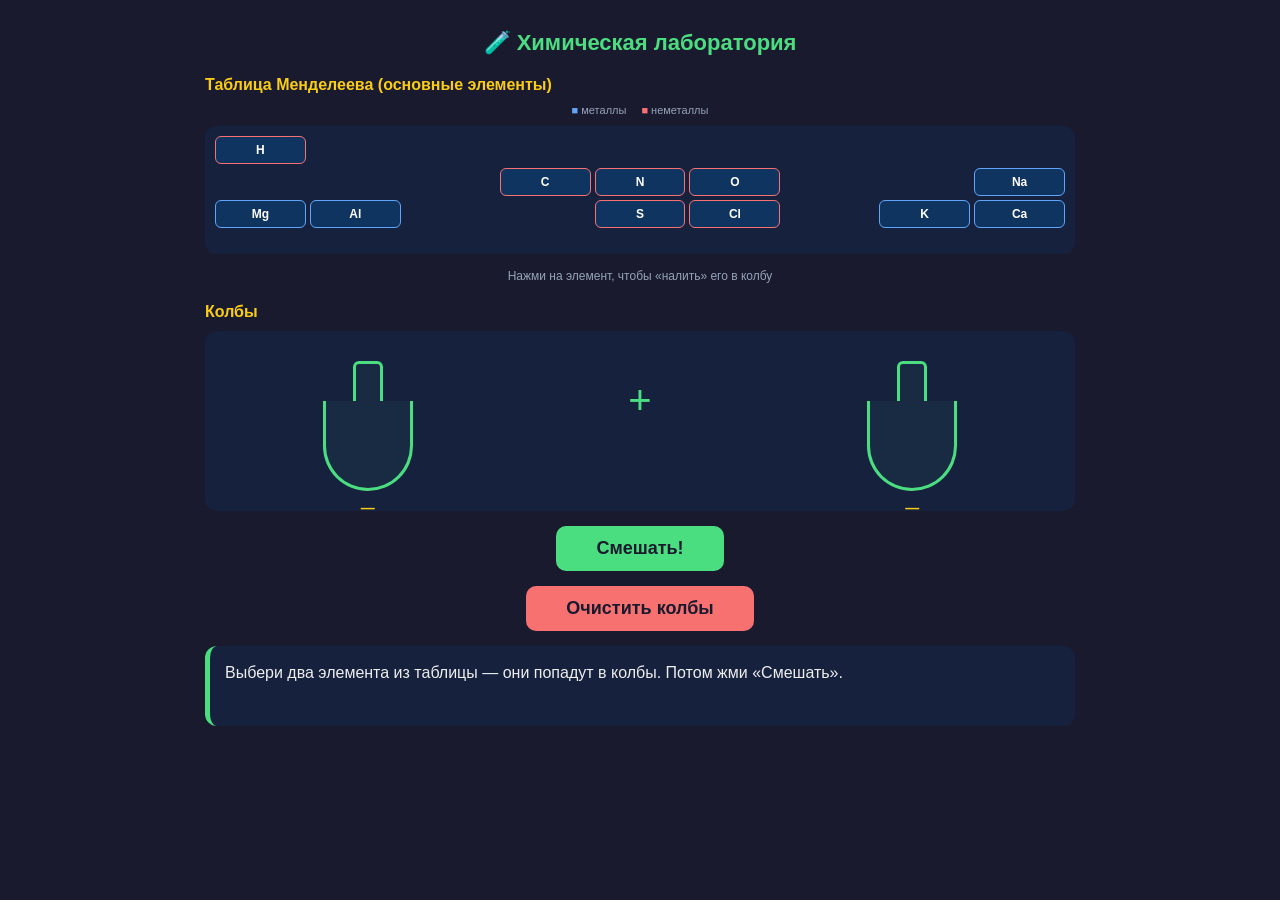
<file: chemistry.html>
<!DOCTYPE html>
<html lang="ru">
<head>
<meta charset="UTF-8">
<meta name="viewport" content="width=device-width, initial-scale=1.0">
<title>Химическая лаборатория v2</title>
<style>
  * { box-sizing: border-box; }
  body {
    font-family: Arial, sans-serif;
    background: #1a1a2e;
    color: #eee;
    padding: 15px;
    max-width: 900px;
    margin: auto;
  }
  h1 { color: #4ade80; text-align: center; font-size: 22px; }
  h2 { color: #facc15; font-size: 16px; margin: 20px 0 10px; }

  /* === ТАБЛИЦА МЕНДЕЛЕЕВА === */
  .periodic {
    display: grid;
    grid-template-columns: repeat(9, 1fr);
    gap: 4px;
    background: #16213e;
    padding: 10px;
    border-radius: 12px;
    margin-bottom: 15px;
  }
  .el {
    background: #0f3460;
    color: #fff;
    border: 1px solid #4ade80;
    border-radius: 6px;
    padding: 6px 2px;
    text-align: center;
    cursor: pointer;
    font-size: 12px;
    font-weight: bold;
    transition: 0.2s;
  }
  .el:hover { background: #4ade80; color: #1a1a2e; }
  .el.selected { background: #facc15; color: #1a1a2e; }
  .el.metal { border-color: #60a5fa; }
  .el.nonmetal { border-color: #f87171; }
  .el.empty { background: transparent; border: none; cursor: default; }

  /* === КОЛБЫ === */
  .flasks {
    display: flex;
    justify-content: space-around;
    align-items: flex-end;
    background: #16213e;
    padding: 20px 10px;
    border-radius: 12px;
    margin-bottom: 15px;
    min-height: 180px;
  }
  .flask {
    width: 90px;
    height: 130px;
    position: relative;
    cursor: pointer;
  }
  .flask-body {
    width: 90px;
    height: 90px;
    border: 3px solid #4ade80;
    border-top: none;
    border-radius: 0 0 45px 45px;
    position: absolute;
    bottom: 0;
    overflow: hidden;
    background: rgba(74, 222, 128, 0.05);
  }
  .flask-neck {
    width: 30px;
    height: 40px;
    border: 3px solid #4ade80;
    border-bottom: none;
    border-radius: 6px 6px 0 0;
    position: absolute;
    top: 0;
    left: 50%;
    transform: translateX(-50%);
    background: rgba(74, 222, 128, 0.05);
  }
  .liquid {
    position: absolute;
    bottom: 0;
    left: 0;
    right: 0;
    height: 0%;
    background: #60a5fa;
    transition: height 0.6s ease;
  }
  .flask-label {
    position: absolute;
    bottom: -25px;
    width: 100%;
    text-align: center;
    font-size: 14px;
    color: #facc15;
    font-weight: bold;
  }
  .plus-sign {
    font-size: 40px;
    color: #4ade80;
    align-self: center;
    margin-bottom: 40px;
  }

  /* === КНОПКИ === */
  button {
    display: block;
    margin: 0 auto 15px;
    padding: 12px 40px;
    font-size: 18px;
    background: #4ade80;
    color: #1a1a2e;
    border: none;
    border-radius: 10px;
    cursor: pointer;
    font-weight: bold;
    transition: 0.2s;
  }
  button:hover { background: #22c55e; }
  button:disabled { background: #555; cursor: not-allowed; }
  .reset-btn { background: #f87171; }
  .reset-btn:hover { background: #ef4444; }

  #result {
    background: #16213e;
    padding: 15px;
    border-radius: 12px;
    min-height: 80px;
    border-left: 5px solid #4ade80;
    font-size: 16px;
    line-height: 1.5;
    margin-bottom: 30px;
  }
  .error { color: #f87171; }
  .success { color: #4ade80; }
  .formula { font-size: 20px; color: #facc15; font-weight: bold; margin: 8px 0; }

  /* === АНИМАЦИЯ ВЗРЫВА === */
  @keyframes flash {
    0% { background: #facc15; box-shadow: 0 0 0 0 rgba(250, 204, 21, 0.7); }
    50% { background: #f87171; box-shadow: 0 0 40px 20px rgba(248, 113, 113, 0.6); }
    100% { background: #16213e; box-shadow: 0 0 0 0 rgba(250, 204, 21, 0); }
  }
  .flash-effect { animation: flash 0.8s ease; }

  /* === ПОДСКАЗКА === */
  .hint {
    font-size: 12px;
    color: #94a3b8;
    text-align: center;
    margin-bottom: 10px;
  }
  .legend {
    display: flex;
    justify-content: center;
    gap: 15px;
    font-size: 11px;
    margin-bottom: 10px;
    color: #94a3b8;
  }
  .legend span::before {
    content: "■ ";
  }
  .legend .m::before { color: #60a5fa; }
  .legend .n::before { color: #f87171; }
</style>
</head>
<body>

<h1>🧪 Химическая лаборатория</h1>

<h2>Таблица Менделеева (основные элементы)</h2>
<div class="legend">
  <span class="m">металлы</span>
  <span class="n">неметаллы</span>
</div>
<div class="periodic" id="periodic"></div>
<div class="hint">Нажми на элемент, чтобы «налить» его в колбу</div>

<h2>Колбы</h2>
<div class="flasks" id="flasks">
  <div class="flask" onclick="selectFlask(1)">
    <div class="flask-neck"></div>
    <div class="flask-body">
      <div class="liquid" id="liquid1"></div>
    </div>
    <div class="flask-label" id="label1">—</div>
  </div>
  <div class="plus-sign">+</div>
  <div class="flask" onclick="selectFlask(2)">
    <div class="flask-neck"></div>
    <div class="flask-body">
      <div class="liquid" id="liquid2"></div>
    </div>
    <div class="flask-label" id="label2">—</div>
  </div>
</div>

<button onclick="mix()" id="mixBtn">Смешать!</button>
<button class="reset-btn" onclick="reset()">Очистить колбы</button>

<div id="result">Выбери два элемента из таблицы — они попадут в колбы. Потом жми «Смешать».</div>

<script>
// === ЭЛЕМЕНТЫ ===
// type: metal / nonmetal / gas
// color: цвет жидкости в колбе
const elements = {
  "H":  {name: "Водород",   type: "nonmetal", color: "#e0e7ff", z: 1},
  "Na": {name: "Натрий",    type: "metal",    color: "#facc15", z: 11},
  "K":  {name: "Калий",     type: "metal",    color: "#fbbf24", z: 19},
  "Ca": {name: "Кальций",   type: "metal",    color: "#a3e635", z: 20},
  "Mg": {name: "Магний",    type: "metal",    color: "#d9f99d", z: 12},
  "Al": {name: "Алюминий",  type: "metal",    color: "#bfdbfe", z: 13},
  "Zn": {name: "Цинк",      type: "metal",    color: "#93c5fd", z: 30},
  "Fe": {name: "Железо",    type: "metal",    color: "#9ca3af", z: 26},
  "Cu": {name: "Медь",      type: "metal",    color: "#fb923c", z: 29},
  "O":  {name: "Кислород",  type: "nonmetal", color: "#93c5fd", z: 8},
  "Cl": {name: "Хлор",      type: "nonmetal", color: "#86efac", z: 17},
  "S":  {name: "Сера",      type: "nonmetal", color: "#fde047", z: 16},
  "C":  {name: "Углерод",   type: "nonmetal", color: "#4b5563", z: 6},
  "N":  {name: "Азот",      type: "nonmetal", color: "#c7d2fe", z: 7},
  "Br": {name: "Бром",      type: "nonmetal", color: "#b45309", z: 35},
  "I":  {name: "Йод",       type: "nonmetal", color: "#7c3aed", z: 53}
};

// === РЕАКЦИИ ===
// Правила: "тип1+тип2" → продукт
// Плюс особые случаи: "Na+Cl" → NaCl
const reactions = {
  // Металл + неметалл = соль
  "metal+nonmetal": {product: "МС (соль)", name: "соединение металла и неметалла", type: "соединение"},
  // Металл + металл = сплав
  "metal+metal":    {product: "сплав", name: "сплав двух металлов", type: "физическое смешение"},
  // Неметалл + неметалл
  "nonmetal+nonmetal": {product: "МН (соединение)", name: "соединение неметаллов", type: "соединение"}
};

// Особые пары → точные продукты
const specialPairs = {
  "Cl+Na": {product: "NaCl", name: "хлорид натрия (поваренная соль)", type: "соединение"},
  "Cl+K":  {product: "KCl",  name: "хлорид калия", type: "соединение"},
  "Cl+Ca": {product: "CaCl₂",name: "хлорид кальция", type: "соединение"},
  "Cl+Mg": {product: "MgCl₂",name: "хлорид магния", type: "соединение"},
  "Cl+Fe": {product: "FeCl₃",name: "хлорид железа (III)", type: "соединение"},
  "Cl+Cu": {product: "CuCl₂",name: "хлорид меди (II)", type: "соединение"},
  "Cl+Al": {product: "AlCl₃",name: "хлорид алюминия", type: "соединение"},
  "Cl+Zn": {product: "ZnCl₂",name: "хлорид цинка", type: "соединение"},
  "O+Na":  {product: "Na₂O", name: "оксид натрия", type: "соединение"},
  "O+K":   {product: "K₂O",  name: "оксид калия", type: "соединение"},
  "O+Ca":  {product: "CaO",  name: "оксид кальция (негашёная известь)", type: "соединение"},
  "O+Mg":  {product: "MgO",  name: "оксид магния", type: "соединение"},
  "O+Al":  {product: "Al₂O₃",name: "оксид алюминия", type: "соединение"},
  "O+Fe":  {product: "Fe₂O₃",name: "оксид железа (III) (ржавчина)", type: "соединение"},
  "O+Cu":  {product: "CuO",  name: "оксид меди (II)", type: "соединение"},
  "O+Zn":  {product: "ZnO",  name: "оксид цинка", type: "соединение"},
  "H+Cl":  {product: "HCl",  name: "хлороводород (соляная кислота)", type: "соединение"},
  "H+O":   {product: "H₂O",  name: "вода", type: "соединение"},
  "H+S":   {product: "H₂S",  name: "сероводород", type: "соединение"},
  "H+N":   {product: "NH₃",  name: "аммиак", type: "соединение"},
  "H+C":   {product: "CH₄",  name: "метан", type: "соединение"},
  "S+Fe":  {product: "FeS",  name: "сульфид железа (II)", type: "соединение"},
  "S+Cu":  {product: "CuS",  name: "сульфид меди (II)", type: "соединение"},
  "S+Zn":  {product: "ZnS",  name: "сульфид цинка", type: "соединение"},
  "S+Ca":  {product: "CaS",  name: "сульфид кальция", type: "соединение"},
  "C+O":   {product: "CO₂",  name: "углекислый газ", type: "соединение"},
  "N+O":   {product: "NO",   name: "оксид азота (II)", type: "соединение"}
};

// === СОСТОЯНИЕ ===
let flask1 = null; // выбранный элемент в колбе 1
let flask2 = null; // в колбе 2
let activeFlask = 1; // в какую колбу льём

// === ОТРИСОВКА ТАБЛИЦЫ ===
function renderPeriodic() {
  const container = document.getElementById("periodic");
  container.innerHTML = "";
  // Порядок элементов в таблице (упрощённо, по группам/периодам)
  const layout = [
    "H", "empty", "empty", "empty", "empty", "empty", "empty", "empty", "He",
    "Li", "Be", "B", "C", "N", "O", "F", "Ne",
    "Na", "Mg", "Al", "Si", "P", "S", "Cl", "Ar",
    "K", "Ca", "empty", "empty", "empty", "empty", "empty", "empty", "empty"
  ];
  // Заменяем на существующие у нас элементы, остальные — серые заглушки
  const available = Object.keys(elements);
  layout.forEach(sym => {
    const div = document.createElement("div");
    if (sym === "empty" || !available.includes(sym)) {
      div.className = "el empty";
      div.textContent = "";
    } else {
      const el = elements[sym];
      div.className = "el " + el.type;
      div.textContent = sym;
      div.title = el.name;
      div.onclick = () => pourIntoFlask(sym);
      div.dataset.sym = sym;
    }
    container.appendChild(div);
  });
}

// === ВЫБОР КОЛБЫ ===
function selectFlask(num) {
  activeFlask = num;
  document.getElementById("result").innerHTML =
    `Активная колба: <b>№${num}</b>. Нажми элемент в таблице, чтобы налить в неё.`;
}

// === НАЛИВАНИЕ В КОЛБУ ===
function pourIntoFlask(sym) {
  if (activeFlask === 1) {
    flask1 = sym;
    document.getElementById("label1").textContent = sym;
    document.getElementById("liquid1").style.background = elements[sym].color;
    document.getElementById("liquid1").style.height = "70%";
  } else {
    flask2 = sym;
    document.getElementById("label2").textContent = sym;
    document.getElementById("liquid2").style.background = elements[sym].color;
    document.getElementById("liquid2").style.height = "70%";
  }
  // Подсвечиваем выбранный элемент в таблице
  document.querySelectorAll(".el").forEach(e => e.classList.remove("selected"));
  const el = document.querySelector(`.el[data-sym="${sym}"]`);
  if (el) el.classList.add("selected");

  updateResult();
}

function updateResult() {
  const res = document.getElementById("result");
  if (flask1 && flask2) {
    res.innerHTML = `
      Готово к реакции: <b>${flask1}</b> + <b>${flask2}</b><br>
      <small>Жми «Смешать!»</small>
    `;
  } else if (flask1) {
    res.innerHTML = `В колбе №1: <b>${flask1}</b>. Выбери элемент для колбы №2.`;
  } else if (flask2) {
    res.innerHTML = `В колбе №2: <b>${flask2}</b>. Выбери элемент для колбы №1.`;
  }
}

// === СМЕШИВАНИЕ ===
function mix() {
  const res = document.getElementById("result");

  if (!flask1 || !flask2) {
    res.innerHTML = '<span class="error">Сначала налей элементы в обе колбы!</span>';
    return;
  }
  if (flask1 === flask2) {
    res.innerHTML = '<span class="error">Нельзя смешать элемент сам с собой 😄</span>';
    return;
  }

  // Ищем особую пару
  const key1 = flask1 + "+" + flask2;
  const key2 = flask2 + "+" + flask1;
  let r = specialPairs[key1] || specialPairs[key2];

  if (!r) {
    // Общее правило по типам
    const t1 = elements[flask1].type;
    const t2 = elements[flask2].type;
    const pair = [t1, t2].sort().join("+");
    r = reactions[pair];
  }

  if (!r) {
    res.innerHTML = `<span class="error">❌ Реакция не найдена в базе</span>`;
    return;
  }

  // Анимация вспышки
  const flasksDiv = document.getElementById("flasks");
  flasksDiv.classList.add("flash-effect");
  setTimeout(() => flasksDiv.classList.remove("flash-effect"), 800);

  // Меняем цвет жидкости на "продукт" (фиолетовый)
  document.getElementById("liquid1").style.background = "#a855f7";
  document.getElementById("liquid2").style.background = "#a855f7";

  setTimeout(() => {
    res.innerHTML = `
      <div class="success">✅ Реакция идёт!</div>
      <div class="formula">${flask1} + ${flask2} → ${r.product}</div>
      <div>Продукт: <b>${r.name}</b></div>
      <div>Тип: <b>${r.type}</b></div>
    `;
  }, 400);
}

// === СБРОС ===
function reset() {
  flask1 = null;
  flask2 = null;
  activeFlask = 1;
  document.getElementById("label1").textContent = "—";
  document.getElementById("label2").textContent = "—";
  document.getElementById("liquid1").style.height = "0%";
  document.getElementById("liquid2").style.height = "0%";
  document.getElementById("liquid1").style.background = "#60a5fa";
  document.getElementById("liquid2").style.background = "#60a5fa";
  document.querySelectorAll(".el").forEach(e => e.classList.remove("selected"));
  document.getElementById("result").innerHTML =
    "Выбери два элемента из таблицы — они попадут в колбы. Потом жми «Смешать».";
}

// === СТАРТ ===
renderPeriodic();
</script>

</body>
</html>
</file>
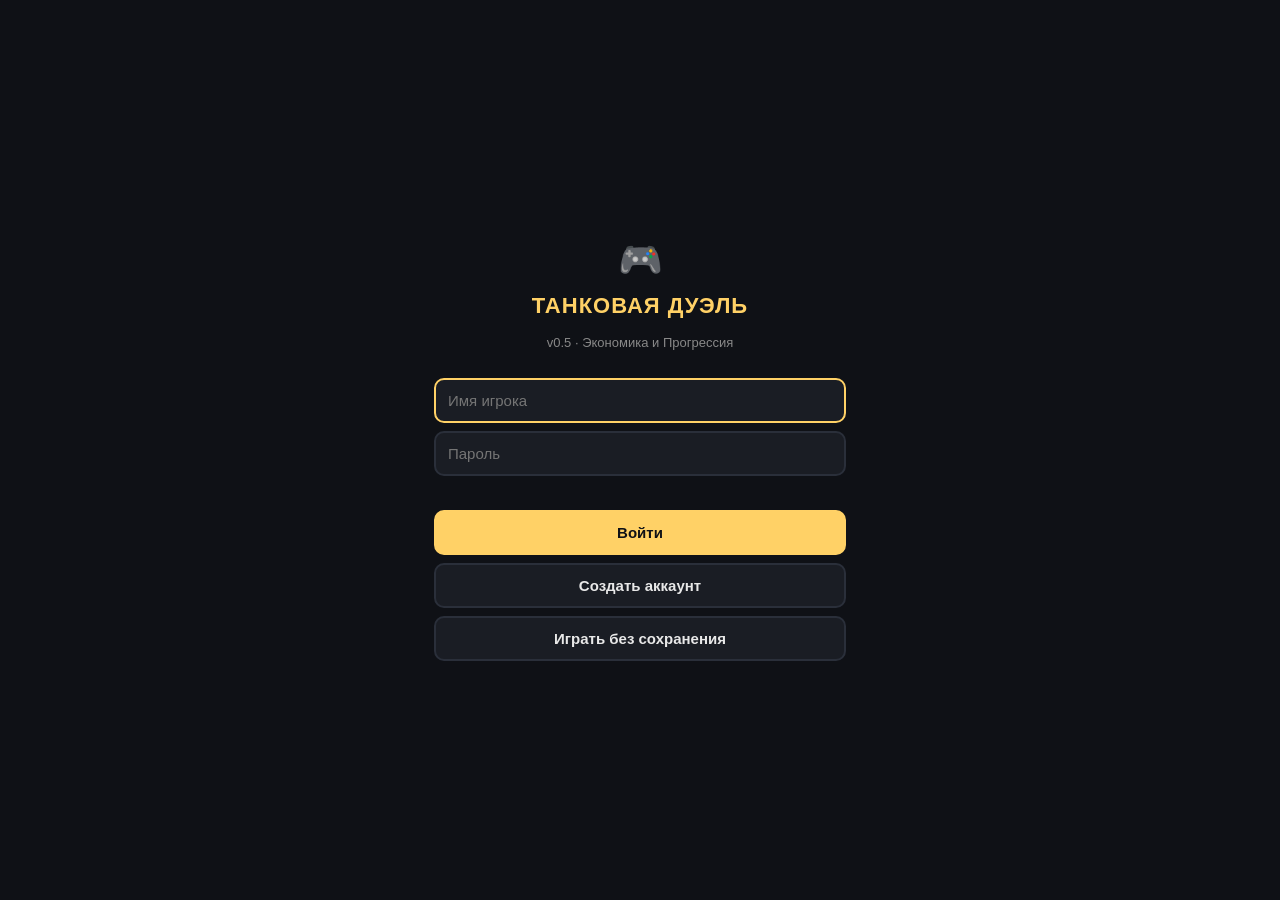
<file: tanks.html>
<!DOCTYPE html>
<html lang="ru">
<head>
<meta charset="UTF-8">
<meta name="viewport" content="width=device-width, initial-scale=1.0, user-scalable=no, maximum-scale=1.0">
<title>Танковая Дуэль v0.5</title>
<style>
  * { box-sizing: border-box; margin: 0; padding: 0; -webkit-tap-highlight-color: transparent; }
  html, body {
    height: 100vh; background: #0f1116; color: #e8e8e8;
    font-family: 'Segoe UI', Arial, sans-serif;
    overflow: hidden; user-select: none; touch-action: none;
  }
  #app { height: 100vh; display: flex; flex-direction: column; }
  .screen { display: none; flex: 1; flex-direction: column; overflow-y: auto; }
  .screen.active { display: flex; }

  .title { font-size: 22px; font-weight: bold; text-align: center; color: #ffd166; letter-spacing: 1px; margin-bottom: 8px; }
  .btn {
    padding: 12px 16px; border-radius: 10px; border: 2px solid #2a2f3a;
    background: #1a1d24; color: #e8e8e8; font-size: 15px; font-weight: 600;
    cursor: pointer; text-align: center; width: 100%; transition: 0.15s;
  }
  .btn:hover, .btn:active { background: #252a34; border-color: #ffd166; }
  .btn.primary { background: #ffd166; color: #0f1116; border-color: #ffd166; }
  .btn.danger { border-color: #e94560; color: #e94560; }
  .input { padding: 12px; border-radius: 10px; border: 2px solid #2a2f3a; background: #1a1d24; color: #e8e8e8; font-size: 15px; width: 100%; outline: none; }
  .input:focus { border-color: #ffd166; }
  .error { color: #e94560; font-size: 13px; text-align: center; min-height: 18px; }
  .logo { text-align: center; font-size: 36px; margin-bottom: 4px; }
  .subtitle { text-align: center; color: #888; font-size: 13px; margin-bottom: 20px; }

  #screen-auth { max-width: 440px; margin: 0 auto; width: 100%; padding: 14px; gap: 8px; justify-content: center; }
  #screen-menu, #screen-hangar, #screen-profile, #screen-settings {
    max-width: 480px; margin: 0 auto; width: 100%; padding: 14px; gap: 8px;
  }

  /* ===== ЛОББИ ===== */
  .top-bar {
    display: flex; align-items: center; gap: 10px;
    background: #1a1d24; border: 2px solid #2a2f3a; border-radius: 12px;
    padding: 10px; margin-bottom: 12px;
  }
  .avatar {
    width: 52px; height: 52px; border-radius: 50%;
    background: #252a34; border: 2px solid #ffd166;
    display: flex; align-items: center; justify-content: center;
    font-size: 30px; cursor: pointer; flex-shrink: 0;
  }
  .player-info { flex: 1; min-width: 0; }
  .player-name { font-weight: bold; color: #ffd166; font-size: 16px; overflow: hidden; text-overflow: ellipsis; white-space: nowrap; }
  .player-currencies { display: flex; gap: 12px; margin-top: 4px; font-size: 13px; }
  .cur-coins { color: #ffd166; font-weight: bold; }
  .cur-lambda { color: #a78bfa; font-weight: bold; }

  .big-btn {
    padding: 16px; border-radius: 12px; border: 2px solid #2a2f3a;
    background: linear-gradient(135deg, #1a1d24, #252a34);
    color: #e8e8e8; font-size: 16px; font-weight: bold;
    cursor: pointer; text-align: center; width: 100%;
    display: flex; align-items: center; justify-content: center; gap: 8px;
    transition: 0.15s; margin-bottom: 8px;
  }
  .big-btn:hover, .big-btn:active { border-color: #ffd166; transform: scale(0.99); }
  .big-btn.play { background: linear-gradient(135deg, #e94560, #ff6b8a); border-color: #ff8fa3; color: #fff; }
  .big-btn.branch { background: linear-gradient(135deg, #2a4a75, #3a6aa5); border-color: #4dabf7; }
  .big-btn.branch:hover { border-color: #8ec5ff; }

  /* ===== ВЕТКА ТАНКОВ ===== */
  .branch-header {
    display: flex; justify-content: space-between; align-items: center; margin-bottom: 10px;
  }
  .nation-tabs {
    display: flex; gap: 4px; overflow-x: auto; padding-bottom: 4px; margin-bottom: 10px;
  }
  .nation-tab {
    flex-shrink: 0; padding: 8px 10px; border-radius: 8px;
    border: 2px solid #2a2f3a; background: #1a1d24;
    font-size: 22px; cursor: pointer; transition: 0.15s;
  }
  .nation-tab.active { border-color: #ffd166; background: #252a34; }

  .type-tabs { display: flex; gap: 6px; margin-bottom: 10px; }
  .type-tab {
    flex: 1; padding: 10px 4px; border-radius: 8px;
    border: 2px solid #2a2f3a; background: #1a1d24; color: #e8e8e8;
    font-size: 12px; font-weight: 600; cursor: pointer; text-align: center;
  }
  .type-tab.active { border-color: #ffd166; color: #ffd166; background: #252a34; }

  .tank-list { display: flex; flex-direction: column; gap: 10px; padding-bottom: 10px; }

  /* ===== КАРТОЧКА ТАНКА ===== */
  .tank-card {
    background: #1a1d24; border: 2px solid #2a2f3a;
    border-radius: 12px; overflow: hidden; cursor: pointer;
    transition: 0.15s; position: relative;
  }
  .tank-card.owned { border-color: #4dabf7; }
  .tank-card.selected { border-color: #ffd166; box-shadow: 0 0 12px rgba(255,209,102,0.3); }
  .tank-card.locked { opacity: 0.6; }
  .tank-card.locked .tank-cover { filter: grayscale(80%); }
  .tank-card:hover { border-color: #ffd166; }

  .tank-cover {
    height: 100px; position: relative;
    display: flex; align-items: center; justify-content: center;
    overflow: hidden;
  }
  .nation-flag-bg {
    position: absolute; inset: 0;
    display: flex; align-items: center; justify-content: center;
    font-size: 90px; opacity: 0.35; user-select: none;
  }
  .tank-silhouette {
    position: relative; z-index: 1;
    width: 140px; height: 90px;
  }
  .tank-xp-top-left {
    position: absolute; top: 6px; left: 8px;
    background: rgba(0,0,0,0.7); border-radius: 6px;
    padding: 3px 8px; font-size: 11px; font-weight: bold;
    color: #ffd166; z-index: 2;
  }
  .tank-lvl-top-right {
    position: absolute; top: 6px; right: 8px;
    background: rgba(0,0,0,0.7); border-radius: 6px;
    padding: 3px 10px; font-size: 13px; font-weight: bold;
    color: #fff; z-index: 2;
  }
  .tank-xp-bar {
    position: absolute; bottom: 0; left: 0; right: 0;
    height: 4px; background: rgba(0,0,0,0.6);
  }
  .tank-xp-fill { height: 100%; background: linear-gradient(90deg, #4dd07d, #ffd166); }

  .tank-info { padding: 10px; }
  .tank-name { font-weight: bold; font-size: 14px; }
  .tank-meta { font-size: 11px; color: #888; margin-top: 2px; }
  .tank-stats { font-size: 11px; color: #aaa; margin-top: 5px; display: flex; gap: 10px; flex-wrap: wrap; }
  .tank-action {
    margin-top: 8px; padding: 8px; border-radius: 8px;
    text-align: center; font-size: 13px; font-weight: bold;
    background: #2a2f3a; color: #ffd166;
  }
  .tank-action.owned { background: #2a4a75; color: #8ec5ff; }
  .tank-action.selected { background: #ffd166; color: #0f1116; }
  .tank-action.locked { background: #3a1a1a; color: #e94560; }

  /* ===== БОЙ ===== */
  #screen-battle { position: relative; flex: 1; overflow: hidden; padding: 0; }
  #battle-canvas { display: block; width: 100%; height: 100%; background: #16213e; touch-action: none; }

  #battle-ui {
    position: absolute; top: 0; left: 0; right: 0;
    padding: 6px 10px; display: flex; justify-content: space-between;
    pointer-events: none; font-size: 12px; font-weight: bold;
    text-shadow: 0 1px 3px #000; z-index: 5;
  }
  #battle-ui .side { display: flex; flex-direction: column; gap: 3px; }
  #battle-ui .side.right { text-align: right; align-items: flex-end; }
  #battle-ui .hp-bar { width: 140px; height: 14px; background: rgba(0,0,0,0.6); border-radius: 7px; overflow: hidden; border: 1px solid rgba(255,255,255,0.2); position: relative; }
  #battle-ui .hp-fill { height: 100%; transition: width 0.2s; }
  #battle-ui .hp-text { position: absolute; top: 0; left: 0; right: 0; bottom: 0; display: flex; align-items: center; justify-content: center; font-size: 10px; color: #fff; }
  #battle-ui .p1 .hp-fill { background: linear-gradient(90deg, #e94560, #ff6b8a); }
  #battle-ui .p2 .hp-fill { background: linear-gradient(90deg, #4dabf7, #8ec5ff); }
  #battle-ui .base-bar { width: 140px; height: 6px; background: rgba(0,0,0,0.5); border-radius: 3px; overflow: hidden; margin-top: 1px; }
  #battle-ui .p1 .base-bar > div { background: #e94560; height: 100%; }
  #battle-ui .p2 .base-bar > div { background: #4dabf7; height: 100%; }
  #battle-ui .label { font-size: 11px; opacity: 0.85; }
  #battle-ui .detected {
    display: inline-flex; align-items: center; gap: 4px;
    background: rgba(233,69,96,0.85); padding: 2px 8px; border-radius: 6px;
    font-size: 11px; animation: blink 0.8s infinite;
  }
  @keyframes blink { 0%, 100% { opacity: 1; } 50% { opacity: 0.4; } }

  .minimap {
    width: 100px; height: 100px;
    background: rgba(0,0,0,0.55);
    border: 2px solid #e94560;
    border-radius: 8px;
    position: absolute; bottom: 6px; left: 6px;
    overflow: hidden; z-index: 4;
  }
  .minimap canvas { display: block; width: 100%; height: 100%; }

  #controls {
    position: absolute; bottom: 0; right: 0;
    padding: 0 6px 110px 6px;
    pointer-events: none; z-index: 10;
    display: flex; align-items: flex-end; gap: 6px;
  }
  .control-block { display: flex; align-items: flex-end; gap: 6px; pointer-events: auto; }
  .joystick {
    width: 100px; height: 100px; border-radius: 50%;
    background: rgba(255,255,255,0.08);
    border: 2px solid #e94560;
    position: relative; touch-action: none;
  }
  .joystick-knob {
    width: 44px; height: 44px; border-radius: 50%;
    background: #e94560;
    position: absolute; top: 50%; left: 50%;
    transform: translate(-50%, -50%);
    pointer-events: none;
    box-shadow: 0 0 10px rgba(233,69,96,0.6);
  }
  .right-controls { display: flex; flex-direction: column; gap: 6px; align-items: center; }
  .turret-row { display: flex; gap: 4px; }
  .mini-btn {
    width: 44px; height: 44px; border-radius: 8px;
    background: rgba(255,255,255,0.08);
    border: 2px solid #e94560; color: #fff;
    font-size: 18px; font-weight: bold;
    display: flex; align-items: center; justify-content: center;
    cursor: pointer; touch-action: manipulation;
  }
  .mini-btn:active { background: #e94560; }
  .shoot-btn {
    width: 68px; height: 68px; border-radius: 50%;
    background: #e94560; border: 3px solid #ff8fa3;
    color: #fff; font-size: 26px;
    display: flex; align-items: center; justify-content: center;
    cursor: pointer; touch-action: manipulation;
    box-shadow: 0 0 12px rgba(233,69,96,0.5);
  }
  .shoot-btn:active { transform: scale(0.92); }
  .ammo-btn {
    width: 48px; height: 48px; border-radius: 10px;
    background: rgba(255,255,255,0.08);
    border: 2px solid #ffd166; color: #fff;
    font-size: 22px; display: flex; align-items: center; justify-content: center;
    cursor: pointer; position: relative;
  }
  .ammo-btn:active { background: rgba(255,209,102,0.3); }
  .ammo-btn .current-ammo {
    position: absolute; bottom: -4px; right: -4px;
    width: 20px; height: 20px; border-radius: 50%;
    font-size: 12px; display: flex; align-items: center; justify-content: center;
    border: 2px solid #0f1116;
  }

  .ammo-menu {
    position: absolute; bottom: 220px; right: 12px;
    background: #1a1d24; border: 2px solid #ffd166;
    border-radius: 10px; padding: 8px;
    display: none; flex-direction: column; gap: 6px;
    z-index: 20; box-shadow: 0 4px 20px rgba(0,0,0,0.6);
  }
  .ammo-menu.open { display: flex; }
  .ammo-item {
    display: flex; align-items: center; gap: 8px;
    padding: 8px 12px; border-radius: 8px;
    background: #252a34; cursor: pointer; min-width: 170px;
  }
  .ammo-icon {
    width: 32px; height: 32px; border-radius: 50%;
    display: flex; align-items: center; justify-content: center;
    font-size: 16px; flex-shrink: 0;
  }
  .ammo-icon.normal { background: #7a7a7a; }
  .ammo-icon.he { background: #e94560; }
  .ammo-icon.ap { background: #4dabf7; }
  .ammo-name { font-size: 13px; font-weight: bold; }
  .ammo-desc { font-size: 10px; color: #aaa; }

  #pause-btn {
    position: absolute; top: 50%; right: 10px;
    transform: translateY(-50%);
    width: 44px; height: 44px; border-radius: 50%;
    background: rgba(0,0,0,0.6); border: 2px solid rgba(255,255,255,0.3);
    color: #fff; font-size: 18px;
    display: flex; align-items: center; justify-content: center;
    cursor: pointer; z-index: 6; pointer-events: auto;
  }

  #pause-overlay {
    position: absolute; inset: 0;
    background: rgba(0,0,0,0.85);
    display: none; flex-direction: column;
    align-items: center; justify-content: center; gap: 12px;
    z-index: 100;
  }
  #pause-overlay.active { display: flex; }
  #pause-overlay h2 { font-size: 32px; color: #ffd166; margin-bottom: 20px; }

  /* ===== СТАТИСТИКА ===== */
  #screen-result { justify-content: flex-start; padding: 16px; gap: 10px; max-width: 480px; margin: 0 auto; width: 100%; }
  .result-banner {
    text-align: center; font-size: 32px; font-weight: bold;
    padding: 20px; border-radius: 14px;
    animation: bannerIn 0.5s ease-out;
  }
  .result-banner.win { background: linear-gradient(135deg, #1e5a2e, #2d8a4a); color: #fff; box-shadow: 0 0 30px rgba(77,208,125,0.4); }
  .result-banner.lose { background: linear-gradient(135deg, #5a1e1e, #8a2d2d); color: #fff; box-shadow: 0 0 30px rgba(233,69,96,0.4); }
  @keyframes bannerIn {
    0% { transform: scale(0.5) rotate(-5deg); opacity: 0; }
    60% { transform: scale(1.1) rotate(2deg); }
    100% { transform: scale(1) rotate(0); opacity: 1; }
  }
  .stat-block {
    background: #1a1d24; border: 2px solid #2a2f3a;
    border-radius: 10px; padding: 10px; margin-bottom: 8px;
  }
  .stat-line {
    display: flex; justify-content: space-between;
    padding: 6px 0; font-size: 14px;
    border-bottom: 1px solid rgba(255,255,255,0.05);
  }
  .stat-line:last-child { border-bottom: none; }
  .stat-line .val { font-weight: bold; }
  .stat-line .val.plus { color: #4dd07d; }
  .stat-line .val.minus { color: #e94560; }
  .stat-line.total { font-size: 16px; padding-top: 10px; margin-top: 6px; border-top: 2px solid #ffd166; }
  .stat-line.total .val { color: #ffd166; font-size: 18px; }

  .achievement {
    display: flex; align-items: center; gap: 10px;
    background: #1a1d24; border-radius: 10px; padding: 10px;
    margin-bottom: 6px; border-left: 4px solid #7a7a7a;
    animation: achIn 0.4s ease-out;
  }
  .achievement.common { border-left-color: #7a7a7a; }
  .achievement.rare { border-left-color: #4dabf7; }
  .achievement.epic { border-left-color: #a78bfa; }
  .achievement.legendary { border-left-color: #ffd166; box-shadow: 0 0 12px rgba(255,209,102,0.3); }
  @keyframes achIn {
    0% { transform: translateX(-20px); opacity: 0; }
    100% { transform: translateX(0); opacity: 1; }
  }
  .ach-icon { font-size: 24px; }
  .ach-name { font-weight: bold; font-size: 14px; }
  .ach-desc { font-size: 11px; color: #aaa; }
  .ach-reward { margin-left: auto; color: #ffd166; font-weight: bold; font-size: 13px; }

  /* ===== ПРОЧЕЕ ===== */
  .stat-row { background: #1a1d24; border: 2px solid #2a2f3a; border-radius: 8px; padding: 10px; margin-bottom: 8px; display: flex; justify-content: space-between; font-size: 14px; }
  .stat-row span:last-child { color: #ffd166; font-weight: bold; }

  /* Аватарки-выбор */
  .avatar-grid {
    display: grid; grid-template-columns: repeat(6, 1fr); gap: 6px;
    margin-bottom: 12px;
  }
  .avatar-option {
    aspect-ratio: 1; border-radius: 10px;
    background: #1a1d24; border: 2px solid #2a2f3a;
    display: flex; align-items: center; justify-content: center;
    font-size: 26px; cursor: pointer;
  }
  .avatar-option.active { border-color: #ffd166; background: #252a34; }
</style>
</head>
<body>
<div id="app">

  <!-- ВХОД -->
  <div id="screen-auth" class="screen active">
    <div class="logo">🎮</div>
    <div class="title">ТАНКОВАЯ ДУЭЛЬ</div>
    <div class="subtitle">v0.5 · Экономика и Прогрессия</div>
    <input class="input" id="login-name" placeholder="Имя игрока" maxlength="16" autocomplete="off">
    <input class="input" id="login-pass" type="password" placeholder="Пароль" maxlength="32">
    <div class="error" id="auth-error"></div>
    <button class="btn primary" id="btn-login">Войти</button>
    <button class="btn" id="btn-register">Создать аккаунт</button>
    <button class="btn" id="btn-guest">Играть без сохранения</button>
  </div>

  <!-- ЛОББИ -->
  <div id="screen-menu" class="screen">
    <div class="top-bar">
      <div class="avatar" id="lobby-avatar" title="Сменить аватар">🦊</div>
      <div class="player-info">
        <div class="player-name" id="lobby-name">—</div>
        <div class="player-currencies">
          <span class="cur-coins">💰 <span id="lobby-coins">0</span> ¢</span>
          <span class="cur-lambda">λ <span id="lobby-lambda">0</span></span>
        </div>
      </div>
    </div>

    <button class="big-btn play" id="btn-play">⚔️ В БОЙ</button>
    <button class="big-btn branch" id="btn-hangar">🚜 ВЕТКА ТАНКОВ</button>

    <div style="display:flex;gap:8px;margin-top:8px">
      <button class="btn" id="btn-profile" style="flex:1">👤 Профиль</button>
      <button class="btn" id="btn-settings" style="flex:1">⚙️ Настройки</button>
    </div>
    <button class="btn danger" id="btn-logout" style="margin-top:8px">Выйти</button>
  </div>

  <!-- ВЕТКА ТАНКОВ -->
  <div id="screen-hangar" class="screen">
    <div class="branch-header">
      <button class="btn" style="width:auto;padding:8px 14px;font-size:13px" id="btn-hangar-back">← Назад</button>
      <div style="color:#ffd166;font-weight:bold">💰 <span id="hangar-coins">0</span> ¢</div>
    </div>
    <div class="title" style="font-size:16px">ВЕТКА ТАНКОВ</div>
    <div class="nation-tabs" id="nation-tabs"></div>
    <div class="type-tabs" id="type-tabs"></div>
    <div class="tank-list" id="tank-list"></div>
  </div>

  <!-- ПРОФИЛЬ -->
  <div id="screen-profile" class="screen">
    <div style="display:flex;justify-content:space-between;align-items:center">
      <button class="btn" style="width:auto;padding:8px 14px;font-size:13px" id="btn-profile-back">← Назад</button>
    </div>
    <div class="title" style="font-size:18px">ПРОФИЛЬ</div>
    <div id="profile-info"></div>
  </div>

  <!-- НАСТРОЙКИ -->
  <div id="screen-settings" class="screen">
    <div style="display:flex;justify-content:space-between;align-items:center">
      <button class="btn" style="width:auto;padding:8px 14px;font-size:13px" id="btn-settings-back">← Назад</button>
    </div>
    <div class="title" style="font-size:18px">НАСТРОЙКИ</div>

    <div class="title" style="font-size:13px;margin-top:8px">АВАТАРКА</div>
    <div class="avatar-grid" id="avatar-grid"></div>

    <div class="title" style="font-size:13px;margin-top:12px">ЗВУК</div>
    <button class="btn" id="btn-sound-toggle">🔊 Звук: ВКЛ</button>

    <div class="title" style="font-size:13px;margin-top:12px">КОД РАЗРАБОТЧИКА</div>
    <input class="input" id="dev-code-input" placeholder="Введи код" autocomplete="off">
    <button class="btn" id="btn-dev-code">Активировать</button>
    <div class="error" id="dev-code-error"></div>
  </div>

  <!-- БОЙ -->
  <div id="screen-battle" class="screen">
    <canvas id="battle-canvas"></canvas>

    <div id="battle-ui">
      <div class="side left p1">
        <div class="hp-bar">
          <div class="hp-fill" id="p1-hp-fill" style="width:100%"></div>
          <div class="hp-text" id="p1-hp-text">100 / 100</div>
        </div>
        <div class="label" id="p1-name">🔴 Ты</div>
        <div class="base-bar"><div id="p1-base-bar" style="width:100%"></div></div>
        <div class="label">База: <span id="p1-base">10000</span></div>
        <div id="p1-detected" class="detected" style="display:none">💡 Обнаружен!</div>
      </div>
      <div class="side right p2">
        <div class="hp-bar">
          <div class="hp-fill" id="p2-hp-fill" style="width:100%"></div>
          <div class="hp-text" id="p2-hp-text">100 / 100</div>
        </div>
        <div class="label" id="p2-name">🤖 Бот</div>
        <div class="base-bar"><div id="p2-base-bar" style="width:100%"></div></div>
        <div class="label">База: <span id="p2-base">10000</span></div>
        <div id="p2-detected" class="detected" style="display:none">💡 Обнаружен!</div>
      </div>
    </div>

    <div class="minimap" id="minimap1"><canvas></canvas></div>

    <div id="pause-btn">⏸</div>

    <div id="pause-overlay">
      <h2>ПАУЗА</h2>
      <button class="btn primary" style="max-width:240px" id="btn-resume">▶ Продолжить</button>
      <button class="btn danger" style="max-width:240px" id="btn-quit">← Выйти в меню</button>
    </div>

    <div id="controls">
      <div class="control-block">
        <div class="joystick" id="joy1">
          <div class="joystick-knob" id="joy1-knob"></div>
        </div>
        <div class="right-controls">
          <div class="turret-row">
            <div class="mini-btn" data-k="q">↺</div>
            <div class="mini-btn" data-k="e">↻</div>
          </div>
          <div class="shoot-btn" data-k=" ">🔴</div>
          <div class="ammo-btn" id="ammo-btn-1">
            🥊
            <div class="current-ammo" id="ammo-indicator-1" style="background:#7a7a7a">●</div>
          </div>
        </div>
      </div>
    </div>

    <div class="ammo-menu" id="ammo-menu-1">
      <div class="ammo-item" data-ammo="normal">
        <div class="ammo-icon normal">●</div>
        <div><div class="ammo-name">Обычный</div><div class="ammo-desc">Базовый урон и скорость</div></div>
      </div>
      <div class="ammo-item" data-ammo="he">
        <div class="ammo-icon he">◉</div>
        <div><div class="ammo-name">Фугас</div><div class="ammo-desc">Урон ×1.5, слаб против брони</div></div>
      </div>
      <div class="ammo-item" data-ammo="ap">
        <div class="ammo-icon ap">◆</div>
        <div><div class="ammo-name">Подкалиберный</div><div class="ammo-desc">Игнорирует 50% брони</div></div>
      </div>
    </div>
  </div>

  <!-- СТАТИСТИКА -->
  <div id="screen-result" class="screen">
    <div class="result-banner win" id="result-banner">ПОБЕДА!</div>
    <div id="result-content"></div>
    <button class="btn primary" id="btn-result-menu" style="margin-top:10px">В лобби</button>
    <button class="btn" id="btn-result-again">Играть снова</button>
  </div>

</div>

<script>
/* ============================================================
   КОНФИГУРАЦИЯ
   ============================================================ */
const NATIONS = [
  { id:'de', flag:'🇩🇪', name:'Германия' }, { id:'ru', flag:'🇷🇺', name:'СССР' },
  { id:'fr', flag:'🇫🇷', name:'Франция' }, { id:'it', flag:'🇮🇹', name:'Италия' },
  { id:'gb', flag:'🇬🇧', name:'Британия' }, { id:'jp', flag:'🇯🇵', name:'Япония' },
  { id:'cn', flag:'🇨🇳', name:'Китай' },   { id:'us', flag:'🇺🇸', name:'США' },
  { id:'cz', flag:'🇨🇿', name:'Чехия' },
];
const TYPES = [
  { id:'lt', name:'ЛТ', full:'Лёгкий' }, { id:'mt', name:'СТ', full:'Средний' },
  { id:'ht', name:'ТТ', full:'Тяжёлый' }, { id:'td', name:'ПТ', full:'ПТ-САУ' },
];
const TYPE_STATS = {
  lt:{hp:60,damage:8,armor:5,speed:3.0,reload:22,turret:0.075},
  mt:{hp:90,damage:12,armor:12,speed:2.3,reload:30,turret:0.06},
  ht:{hp:130,damage:18,armor:22,speed:1.7,reload:38,turret:0.045},
  td:{hp:75,damage:25,armor:8,speed:2.0,reload:45,turret:0.03},
};
const TANK_NAMES = {
  de:{lt:['Pz.Kpfw. I','Pz.Kpfw. II','Pz.Kpfw. III'],mt:['Pz.Kpfw. III','Pz.Kpfw. IV','Pz.Kpfw. V Panther'],ht:['Durchbruchswagen','VK 30.01','Tiger I'],td:['Panzerjäger I','Marder II','StuG III']},
  ru:{lt:['МС-1','Т-26','Т-70'],mt:['Т-28','Т-34','Т-44'],ht:['Т-35','КВ-1','ИС-1'],td:['АТ-1','СУ-76','СУ-85']},
  fr:{lt:['Renault FT','R35','AMX 38'],mt:['D2','S35','AMX Chasseur'],ht:['B1','B1 bis','ARL 44'],td:['Renault FT AC','SAu 40','S40']},
  it:{lt:['Fiat 3000','L6/40','L6/40'],mt:['M11/39','M13/40','M15/42'],ht:['Carro D assalto','M13/40','P26/40'],td:['Semovente 47','Semovente 75','Semovente 105']},
  gb:{lt:['Vickers Mk.I','Cruiser Mk.I','Cruiser Mk.III'],mt:['Medium Mk.I','Matilda','Cromwell'],ht:['A1E1 Independent','Churchill I','Black Prince'],td:['Bishop','Valentine AT','Archer']},
  jp:{lt:['Renault Otsu','Ha-Go','Ke-Ni'],mt:['Chi-I','Chi-Ha','Chi-He'],ht:['Type 91','Type 95 Ro-Go','Type 1 Chi-He'],td:['Type 1 Ho-Ni I','Type 2 Ho-I','Type 3 Ho-Ni III']},
  cn:{lt:['Vickers 6t','M3A3 Stuart','Type 97'],mt:['T-26 CN','T-34 CN','Type 58'],ht:['Vickers Mk.E','IS-2 CN','WZ-111'],td:['M3A3 TD','SU-76 CN','Type 63']},
  us:{lt:['T1 Cunningham','M2 Light','M3 Stuart'],mt:['M2 Medium','M3 Lee','M4 Sherman'],ht:['M6','M6A2E1','T29'],td:['T1 HMC','M3 GMC','M10 Wolverine']},
  cz:{lt:['Kolohousenka','LT vz. 35','LT vz. 38'],mt:['Praga LKM','Pz. 35(t)','T-25'],ht:['Škoda MU-4','Pz. 38(t)','Škoda T-24'],td:['Š-I-D','Pz.Sfl. IVc','Škoda T-15']},
};
const NATION_COLORS = {
  de:{body:'#5a5a5a', dark:'#3a3a3a', accent:'#7a7a7a'},
  ru:{body:'#3f6b3f', dark:'#2a4a2a', accent:'#5a8a5a'},
  fr:{body:'#4a6fa5', dark:'#2a4a75', accent:'#6a8fc5'},
  it:{body:'#7a6a4a', dark:'#5a4a2a', accent:'#9a8a6a'},
  gb:{body:'#6b6b3f', dark:'#4a4a2a', accent:'#8a8a5a'},
  jp:{body:'#a56b4a', dark:'#7a4a2a', accent:'#c58b6a'},
  cn:{body:'#7a3f3f', dark:'#5a2a2a', accent:'#9a5f5f'},
  us:{body:'#4a7a5a', dark:'#2a5a3a', accent:'#6a9a7a'},
  cz:{body:'#6b4a7a', dark:'#4a2a5a', accent:'#8b6a9a'},
};

// Опыт для перехода между уровнями
const XP_TO_NEXT = { 1: 500, 2: 2000, 3: 5000 };

// Аватарки
const AVATARS = ['🦊','🐺','🐻','🦁','🐯','🐲','🦅','🐉','👹','🤖','👽','🎃'];

/* ============================================================
   ИМЕНА БОТОВ
   ============================================================ */
const BOT_NAMES = [
  'Генри','Ганс','Клаус','Дитер','Штефан','Вернер','Курт','Фриц','Отто','Карл',
  'Иван','Дмитрий','Алексей','Сергей','Максим','Андрей','Никита','Владимир','Павел','Роман',
  'John','Mike','David','James','Robert','William','Thomas','Daniel','Matthew','Joseph',
  'Pierre','Louis','Jean','Claude','Marcel','Antoine','Jacques','Henri',
  'Hiro','Kenji','Takeshi','Yuki','Akira','Satoshi','Ryu','Haruto',
  'Jack','Tom','Chris','Tyler','Brandon','Austin','Hunter','Logan','Mason','Ethan',
  'Wei','Ming','Chen','Li','Zhang','Wang','Liu','Yang','Huang','Zhao',
  'Lukáš','Tomáš','Jakub','Jan','Petr','Martin','Adam','Filip','Ondřej',
  'Luca','Marco','Matteo','Alessandro','Lorenzo','Giovanni','Francesco','Riccardo','Davide',
  'Oliver','Harry','George','Noah','Charlie','Jacob','Alfie','Freddie','Oscar',
  'xX_Shadow_Xx','TankMaster2000','Sniper_King','Dark_Wolf','ProGamer_777','Random_Dude',
  'NoScope360','KillerBee','IronFist','SteelHunter','GhostRider','BlackPanther',
  'SilentDeath','HeadshotPro','Lone_Wolf','RedBaron','WhiteTiger',
  'StormTrooper','DeathBringer','SkyWalker','NightHawk','ThunderBolt','FireStorm',
  'IceMan_99','MadMax','FuryRoad','CobraStrike','Raptor_One','ViperaX','BlackMamba',
  'xX_Dragon_Xx','PhantomLord','ShadowNinja','SilentKill','FatalShot','ChaosMaker',
  'ProTanker','EliteSniper','BattleKing','WarMachine','IronEagle','GhostSniper',
  'Александр','Михаил','Николай','Егор','Артём','Кирилл','Денис','Игорь','Олег','Юрий',
  'Hans','Peter','Michael','Andreas','Wolfgang','Jürgen','Manfred','Helmut','Frank','Stefan',
  'Charles','Henry','Edward','Richard','George','Arthur','Albert','Frederick','Alfred','Ernest',
  'Hiroshi','Takashi','Yamamoto','Tanaka','Nakamura','Sato','Suzuki','Takahashi','Watanabe','Ito',
];
function randomBotName() { return BOT_NAMES[Math.floor(Math.random() * BOT_NAMES.length)]; }

const BOT_LEVELS = [
  { id:1, name:'Новичок', color:'🟢', aimTolerance:0.30, reaction:0.4, dodgeChance:0.05, hideChance:0.05, ammoChangeChance:0.05, idleChance:0.25, baseRushChance:0.2 },
  { id:2, name:'Любитель', color:'🟢', aimTolerance:0.22, reaction:0.6, dodgeChance:0.15, hideChance:0.20, ammoChangeChance:0.15, idleChance:0.15, baseRushChance:0.3 },
  { id:3, name:'Опытный', color:'🟡', aimTolerance:0.15, reaction:0.8, dodgeChance:0.40, hideChance:0.45, ammoChangeChance:0.40, idleChance:0.08, baseRushChance:0.4 },
  { id:4, name:'Про',     color:'🔴', aimTolerance:0.10, reaction:0.95, dodgeChance:0.65, hideChance:0.60, ammoChangeChance:0.65, idleChance:0.04, baseRushChance:0.5 },
  { id:5, name:'Эксперт', color:'🔴', aimTolerance:0.06, reaction:1.0, dodgeChance:0.85, hideChance:0.75, ammoChangeChance:0.80, idleChance:0.02, baseRushChance:0.6 },
];
function getBotLevelBySkill(skill) {
  if (skill <= 20) return BOT_LEVELS[0];
  if (skill <= 40) return BOT_LEVELS[1];
  if (skill <= 60) return BOT_LEVELS[2];
  if (skill <= 80) return BOT_LEVELS[3];
  return BOT_LEVELS[4];
}

/* ============================================================
   ЗВУКИ (Web Audio API)
   ============================================================ */
let audioCtx = null;
let soundEnabled = true;

function initAudio() {
  if (audioCtx) return;
  try { audioCtx = new (window.AudioContext || window.webkitAudioContext)(); } catch(e) {}
}
function playTone(freq, duration, type, vol) {
  if (!soundEnabled) return;
  initAudio();
  if (!audioCtx) return;
  try {
    const osc = audioCtx.createOscillator();
    const gain = audioCtx.createGain();
    osc.type = type || 'square';
    osc.frequency.value = freq;
    gain.gain.value = vol || 0.05;
    gain.gain.exponentialRampToValueAtTime(0.001, audioCtx.currentTime + duration);
    osc.connect(gain);
    gain.connect(audioCtx.destination);
    osc.start();
    osc.stop(audioCtx.currentTime + duration);
  } catch(e) {}
}
const SFX = {
  shoot: () => { playTone(600, 0.08, 'square', 0.08); setTimeout(() => playTone(300, 0.06, 'square', 0.05), 30); },
  hit:   () => { playTone(180, 0.12, 'sawtooth', 0.08); },
  kill:  () => { playTone(400, 0.1, 'square', 0.08); setTimeout(() => playTone(600, 0.1, 'square', 0.08), 80); setTimeout(() => playTone(800, 0.15, 'square', 0.1), 160); },
  die:   () => { playTone(300, 0.2, 'sawtooth', 0.1); setTimeout(() => playTone(150, 0.3, 'sawtooth', 0.1), 150); },
  win:   () => { playTone(523, 0.15, 'sine', 0.1); setTimeout(() => playTone(659, 0.15, 'sine', 0.1), 150); setTimeout(() => playTone(784, 0.3, 'sine', 0.12), 300); },
  lose:  () => { playTone(392, 0.2, 'sine', 0.1); setTimeout(() => playTone(330, 0.2, 'sine', 0.1), 200); setTimeout(() => playTone(262, 0.4, 'sine', 0.1), 400); },
  ach:   () => { playTone(880, 0.1, 'sine', 0.1); setTimeout(() => playTone(1100, 0.15, 'sine', 0.1), 100); },
  click: () => { playTone(800, 0.03, 'square', 0.04); },
};

/* ============================================================
   ТАНКИ
   ============================================================ */
function createTank(nation, type, level) {
  const base = TYPE_STATS[type];
  const mult = 1 + (level - 1) * 0.4;
  return {
    id: `${nation}_${type}_${level}`, nation, type, level,
    name: TANK_NAMES[nation][type][level - 1],
    hp: Math.round(base.hp * mult),
    damage: Math.round(base.damage * mult),
    armor: Math.round(base.armor * mult),
    speed: +(base.speed * (1 + (level - 1) * 0.1)).toFixed(2),
    reload: Math.max(12, Math.round(base.reload * (1 - (level - 1) * 0.08))),
    turret: +(base.turret * (1 + (level - 1) * 0.15)).toFixed(3),
    price: level === 1 ? 0 : level === 2 ? 800 : 2500,
    xpNeeded: level === 1 ? XP_TO_NEXT[1] : level === 2 ? XP_TO_NEXT[2] : XP_TO_NEXT[3],
  };
}
function getTanksForNation(nation) {
  const list = [];
  for (const t of TYPES) for (let lvl = 1; lvl <= 3; lvl++) list.push(createTank(nation, t.id, lvl));
  return list;
}
function findTankById(id) {
  const parts = id.split('_');
  return createTank(parts[0], parts[1], parseInt(parts[2]));
}

/* ============================================================
   ХРАНИЛИЩЕ
   ============================================================ */
const STORAGE_KEY = 'tank_duel_accounts';
function loadAccounts() { try { return JSON.parse(localStorage.getItem(STORAGE_KEY)) || {}; } catch { return {}; } }
function saveAccounts(a) { localStorage.setItem(STORAGE_KEY, JSON.stringify(a)); }
function hashPass(s) { let h = 0; for (let i = 0; i < s.length; i++) { h = ((h << 5) - h) + s.charCodeAt(i); h |= 0; } return 'h' + Math.abs(h).toString(36); }

function migrateAccount(acc) {
  if (!acc.lambda) acc.lambda = 0;
  if (!acc.avatar) acc.avatar = '🦊';
  if (!acc.tankXP) acc.tankXP = {};
  if (!acc.devMode) acc.devMode = false;
  return acc;
}

let currentUser = null;
let hangarState = { nation: 'de', type: 'lt' };

/* ============================================================
   НАВИГАЦИЯ
   ============================================================ */
function showScreen(id) {
  document.querySelectorAll('.screen').forEach(s => s.classList.remove('active'));
  document.getElementById(id).classList.add('active');
}
function updateLobbyUI() {
  if (!currentUser) return;
  document.getElementById('lobby-name').textContent = currentUser.name;
  document.getElementById('lobby-coins').textContent = currentUser.coins;
  document.getElementById('lobby-lambda').textContent = currentUser.lambda || 0;
  document.getElementById('lobby-avatar').textContent = currentUser.avatar || '🦊';
}
function saveCurrentUser() {
  if (!currentUser || currentUser.isGuest) return;
  const accounts = loadAccounts();
  if (!accounts[currentUser.name]) return;
  const a = accounts[currentUser.name];
  a.coins = currentUser.coins;
  a.lambda = currentUser.lambda || 0;
  a.avatar = currentUser.avatar || '🦊';
  a.battles = currentUser.battles || 0;
  a.wins = currentUser.wins || 0;
  a.losses = currentUser.losses || 0;
  a.winStreak = currentUser.winStreak || 0;
  a.lossStreak = currentUser.lossStreak || 0;
  a.skill = currentUser.skill || 0;
  a.ownedTanks = currentUser.ownedTanks;
  a.selectedTankId = currentUser.selectedTankId;
  a.tankXP = currentUser.tankXP || {};
  a.devMode = currentUser.devMode || false;
  saveAccounts(accounts);
}

/* ============================================================
   АВТОРИЗАЦИЯ
   ============================================================ */
const authError = document.getElementById('auth-error');
document.getElementById('btn-register').onclick = () => {
  SFX.click();
  const name = document.getElementById('login-name').value.trim();
  const pass = document.getElementById('login-pass').value;
  authError.textContent = '';
  if (name.length < 3) return authError.textContent = 'Имя минимум 3 символа';
  if (pass.length < 4) return authError.textContent = 'Пароль минимум 4 символа';
  const accounts = loadAccounts();
  if (accounts[name]) return authError.textContent = 'Такое имя уже занято';
  const starter = createTank('de', 'lt', 1);
  accounts[name] = migrateAccount({
    passHash: hashPass(pass), coins: 1000, lambda: 0, avatar: '🦊',
    battles: 0, wins: 0, losses: 0, winStreak: 0, lossStreak: 0, skill: 0,
    ownedTanks: [starter.id], selectedTankId: starter.id,
    tankXP: { [starter.id]: 0 },
    devMode: false, createdAt: Date.now(),
  });
  saveAccounts(accounts);
  currentUser = { name, coins: 1000, lambda: 0, avatar: '🦊',
    battles: 0, wins: 0, losses: 0, winStreak: 0, lossStreak: 0, skill: 0,
    ownedTanks: [starter.id], selectedTankId: starter.id,
    tankXP: { [starter.id]: 0 }, devMode: false };
  updateLobbyUI(); showScreen('screen-menu');
};
document.getElementById('btn-login').onclick = () => {
  SFX.click();
  const name = document.getElementById('login-name').value.trim();
  const pass = document.getElementById('login-pass').value;
  authError.textContent = '';
  const accounts = loadAccounts();
  if (!accounts[name]) return authError.textContent = 'Аккаунт не найден';
  if (accounts[name].passHash !== hashPass(pass)) return authError.textContent = 'Неверный пароль';
  const a = migrateAccount(accounts[name]);
  saveAccounts(accounts);
  currentUser = {
    name, coins: a.coins, lambda: a.lambda, avatar: a.avatar,
    battles: a.battles, wins: a.wins, losses: a.losses,
    winStreak: a.winStreak, lossStreak: a.lossStreak, skill: a.skill,
    ownedTanks: a.ownedTanks, selectedTankId: a.selectedTankId,
    tankXP: a.tankXP, devMode: a.devMode,
  };
  updateLobbyUI(); showScreen('screen-menu');
};
document.getElementById('btn-guest').onclick = () => {
  SFX.click();
  const starter = createTank('de', 'lt', 1);
  currentUser = { name: 'Гость', coins: 1000, lambda: 0, avatar: '🦊',
    battles: 0, wins: 0, losses: 0, winStreak: 0, lossStreak: 0, skill: 0,
    ownedTanks: [starter.id], selectedTankId: starter.id,
    tankXP: { [starter.id]: 0 }, devMode: false, isGuest: true };
  updateLobbyUI(); showScreen('screen-menu');
};
document.getElementById('btn-logout').onclick = () => {
  SFX.click();
  if (currentUser && !currentUser.isGuest) saveCurrentUser();
  currentUser = null; showScreen('screen-auth');
};

/* ============================================================
   ЛОББИ
   ============================================================ */
document.getElementById('btn-play').onclick = () => { SFX.click(); startBattle(); };
document.getElementById('btn-hangar').onclick = () => {
  SFX.click();
  hangarState.nation = currentUser.selectedTankId ? currentUser.selectedTankId.split('_')[0] : 'de';
  hangarState.type = currentUser.selectedTankId ? currentUser.selectedTankId.split('_')[1] : 'lt';
  renderHangar(); showScreen('screen-hangar');
};
document.getElementById('btn-profile').onclick = () => { SFX.click(); renderProfile(); showScreen('screen-profile'); };
document.getElementById('btn-settings').onclick = () => { SFX.click(); renderSettings(); showScreen('screen-settings'); };
document.getElementById('btn-hangar-back').onclick = () => { SFX.click(); updateLobbyUI(); showScreen('screen-menu'); };
document.getElementById('btn-profile-back').onclick = () => { SFX.click(); showScreen('screen-menu'); };
document.getElementById('btn-settings-back').onclick = () => { SFX.click(); updateLobbyUI(); showScreen('screen-menu'); };
document.getElementById('lobby-avatar').onclick = () => { SFX.click(); renderSettings(); showScreen('screen-settings'); };

/* ============================================================
   ВЕТКА ТАНКОВ — КАРТОЧКИ
   ============================================================ */
function renderHangar() {
  document.getElementById('hangar-coins').textContent = currentUser.coins;
  // Нации
  const nt = document.getElementById('nation-tabs');
  nt.innerHTML = '';
  NATIONS.forEach(n => {
    const b = document.createElement('div');
    b.className = 'nation-tab' + (hangarState.nation === n.id ? ' active' : '');
    b.textContent = n.flag;
    b.onclick = () => { SFX.click(); hangarState.nation = n.id; renderHangar(); };
    nt.appendChild(b);
  });
  // Типы
  const tt = document.getElementById('type-tabs');
  tt.innerHTML = '';
  TYPES.forEach(t => {
    const b = document.createElement('div');
    b.className = 'type-tab' + (hangarState.type === t.id ? ' active' : '');
    b.textContent = t.name;
    b.onclick = () => { SFX.click(); hangarState.type = t.id; renderHangar(); };
    tt.appendChild(b);
  });
  // Танки
  const list = document.getElementById('tank-list');
  list.innerHTML = '';
  const allTanks = getTanksForNation(hangarState.nation).filter(t => t.type === hangarState.type);
  allTanks.forEach(tank => {
    const owned = currentUser.ownedTanks.includes(tank.id);
    const selected = currentUser.selectedTankId === tank.id;
    const xp = (currentUser.tankXP && currentUser.tankXP[tank.id]) || 0;
    const xpNeeded = tank.xpNeeded;
    const xpPct = Math.min(100, (xp / xpNeeded) * 100);

    // Проверка: можно ли купить (нужен опыт на предыдущем уровне)
    let canBuy = true;
    let blockReason = '';
    if (!owned) {
      if (tank.level === 1) {
        canBuy = currentUser.coins >= tank.price;
      } else {
        // Нужен опыт на танке предыдущего уровня
        const prevTank = createTank(hangarState.nation, tank.type, tank.level - 1);
        const prevXP = (currentUser.tankXP && currentUser.tankXP[prevTank.id]) || 0;
        const prevOwned = currentUser.ownedTanks.includes(prevTank.id);
        if (!prevOwned) { canBuy = false; blockReason = 'Сначала открой предыдущий танк'; }
        else if (prevXP < prevTank.xpNeeded) { canBuy = false; blockReason = `Нужно ${prevTank.xpNeeded - prevXP} ♛ на ${prevTank.name}`; }
        else if (currentUser.coins < tank.price) { canBuy = false; blockReason = `Не хватает ${tank.price - currentUser.coins} ¢`; }
      }
    }

    const card = document.createElement('div');
    card.className = 'tank-card' + (owned ? ' owned' : '') + (selected ? ' selected' : '') + (!owned && !canBuy ? ' locked' : '');

    // Обложка
    const cover = document.createElement('div');
    cover.className = 'tank-cover';
    cover.style.background = `linear-gradient(135deg, #1a1d24, ${NATION_COLORS[hangarState.nation].dark})`;
    // Флаг-фон
    const flagBg = document.createElement('div');
    flagBg.className = 'nation-flag-bg';
    flagBg.textContent = NATIONS.find(n => n.id === hangarState.nation).flag;
    cover.appendChild(flagBg);
    // Силуэт
    const silhouette = document.createElement('canvas');
    silhouette.className = 'tank-silhouette';
    silhouette.width = 140; silhouette.height = 90;
    drawTankSilhouette(silhouette, hangarState.nation, tank.type, tank.level);
    cover.appendChild(silhouette);
    // ♛ опыт
    if (owned) {
      const xpTl = document.createElement('div');
      xpTl.className = 'tank-xp-top-left';
      xpTl.textContent = '♛ ' + xp + ' / ' + xpNeeded;
      cover.appendChild(xpTl);
    }
    // Уровень
    const lvlTr = document.createElement('div');
    lvlTr.className = 'tank-lvl-top-right';
    lvlTr.textContent = 'I'.repeat(tank.level);
    cover.appendChild(lvlTr);
    // XP-бар
    if (owned) {
      const xpBar = document.createElement('div');
      xpBar.className = 'tank-xp-bar';
      const xpFill = document.createElement('div');
      xpFill.className = 'tank-xp-fill';
      xpFill.style.width = xpPct + '%';
      xpBar.appendChild(xpFill);
      cover.appendChild(xpBar);
    }
    card.appendChild(cover);

    // Инфо
    const info = document.createElement('div');
    info.className = 'tank-info';
    info.innerHTML = `
      <div class="tank-name">${tank.name}</div>
      <div class="tank-meta">${TYPES.find(t => t.id === tank.type).full}</div>
      <div class="tank-stats">
        <span>❤ ${tank.hp}</span>
        <span>💥 ${tank.damage}</span>
        <span>🛡 ${tank.armor}</span>
        <span>⚡ ${tank.speed}</span>
      </div>
    `;
    // Кнопка
    const act = document.createElement('div');
    if (selected) {
      act.className = 'tank-action selected';
      act.textContent = '✔ ВЫБРАН';
    } else if (owned) {
      act.className = 'tank-action owned';
      act.textContent = 'ВЫБРАТЬ';
    } else if (canBuy) {
      act.className = 'tank-action';
      act.textContent = tank.price === 0 ? 'ПОЛУЧИТЬ' : `КУПИТЬ ${tank.price} ¢`;
    } else {
      act.className = 'tank-action locked';
      act.textContent = '🔒 ' + blockReason;
    }
    info.appendChild(act);
    card.appendChild(info);

    // Клик
    if (selected) {
      // Ничего
    } else if (owned) {
      card.onclick = () => {
        SFX.click();
        currentUser.selectedTankId = tank.id;
        saveCurrentUser(); renderHangar();
      };
    } else if (canBuy) {
      card.onclick = () => {
        SFX.click();
        if (tank.price > 0) currentUser.coins -= tank.price;
        currentUser.ownedTanks.push(tank.id);
        currentUser.selectedTankId = tank.id;
        if (!currentUser.tankXP[tank.id]) currentUser.tankXP[tank.id] = 0;
        saveCurrentUser(); renderHangar();
      };
    }

    list.appendChild(card);
  });
}

function drawTankSilhouette(canvas, nation, type, level) {
  const ctx = canvas.getContext('2d');
  const W = canvas.width, H = canvas.height;
  ctx.clearRect(0, 0, W, H);
  const col = NATION_COLORS[nation];
  const cx = W / 2, cy = H / 2 + 5;

  const size = { lt:{w:50,h:22,turret:14}, mt:{w:64,h:26,turret:18}, ht:{w:78,h:34,turret:22}, td:{w:68,h:22,turret:0} }[type];
  const scale = 1 + (level - 1) * 0.1;
  const bw = size.w * scale, bh = size.h * scale;

  // Гусеницы
  ctx.fillStyle = '#0a0a0a';
  ctx.fillRect(cx - bw/2 - 4, cy + bh/2 - 6, bw + 8, 9);
  ctx.fillStyle = '#3a3a3a';
  for (let i = -bw/2; i < bw/2; i += 6) {
    ctx.fillRect(cx + i, cy + bh/2 - 6, 3, 9);
  }

  // Корпус (трапеция)
  ctx.fillStyle = col.body;
  ctx.beginPath();
  ctx.moveTo(cx - bw/2, cy + bh/2 - 6);
  ctx.lineTo(cx - bw/2 + 5, cy - bh/2);
  ctx.lineTo(cx + bw/2 - 5, cy - bh/2);
  ctx.lineTo(cx + bw/2, cy + bh/2 - 6);
  ctx.closePath();
  ctx.fill();
  ctx.strokeStyle = col.dark;
  ctx.lineWidth = 2;
  ctx.stroke();

  // Детали
  ctx.fillStyle = col.accent;
  ctx.fillRect(cx - bw * 0.35, cy - bh/2 + 4, bw * 0.2, bh * 0.5);
  ctx.fillRect(cx + bw * 0.15, cy - bh/2 + 4, bw * 0.2, bh * 0.5);

  if (type !== 'td') {
    // Башня
    const tw = size.turret * scale, th = size.turret * 0.7 * scale;
    ctx.fillStyle = col.body;
    ctx.beginPath();
    ctx.moveTo(cx - tw/2, cy - bh/2);
    ctx.lineTo(cx - tw/2 + 3, cy - bh/2 - th);
    ctx.lineTo(cx + tw/2 - 3, cy - bh/2 - th);
    ctx.lineTo(cx + tw/2, cy - bh/2);
    ctx.closePath();
    ctx.fill();
    ctx.strokeStyle = col.dark;
    ctx.stroke();

    // Ствол
    ctx.fillStyle = '#1a1a1a';
    ctx.fillRect(cx + tw/2 - 3, cy - bh/2 - th - 2, bw * 0.8, 4);
  } else {
    // Рубка ПТ
    ctx.fillStyle = col.body;
    ctx.beginPath();
    ctx.moveTo(cx - bw * 0.35, cy - bh/2);
    ctx.lineTo(cx - bw * 0.25, cy - bh/2 - 14*scale);
    ctx.lineTo(cx + bw * 0.25, cy - bh/2 - 14*scale);
    ctx.lineTo(cx + bw * 0.35, cy - bh/2);
    ctx.closePath();
    ctx.fill();
    ctx.strokeStyle = col.dark;
    ctx.stroke();
    // Длинный ствол
    ctx.fillStyle = '#1a1a1a';
    ctx.fillRect(cx + bw * 0.25, cy - bh/2 - 10*scale, bw * 0.9, 4);
  }

  // Уровневые ромбики
  ctx.fillStyle = '#ffd166';
  for (let i = 0; i < level; i++) {
    const px = cx - (level - 1) * 5 + i * 10;
    const py = cy + bh/2 + 12;
    ctx.beginPath();
    ctx.moveTo(px, py - 4);
    ctx.lineTo(px + 4, py);
    ctx.lineTo(px, py + 4);
    ctx.lineTo(px - 4, py);
    ctx.closePath();
    ctx.fill();
  }
}

/* ============================================================
   ПРОФИЛЬ
   ============================================================ */
function renderProfile() {
  const el = document.getElementById('profile-info');
  const skill = currentUser.skill || 0;
  const lvl = getBotLevelBySkill(skill);
  const battles = currentUser.battles || 0;
  const wins = currentUser.wins || 0;
  const wr = battles > 0 ? Math.round(wins / battles * 100) : 0;
  const row = (label, val) => `<div class="stat-row"><span>${label}</span><span>${val}</span></div>`;
  el.innerHTML =
    row('Имя', currentUser.name) +
    row('Аватар', currentUser.avatar || '🦊') +
    row('💰 Монеты', currentUser.coins + ' ¢') +
    row('λ Лямбда', (currentUser.lambda || 0)) +
    row('Боёв', battles) +
    row('Побед', wins) +
    row('Поражений', currentUser.losses || 0) +
    row('Winrate', wr + '%') +
    row('Серия побед', (currentUser.winStreak || 0) + ' 🔥') +
    row('Танков', currentUser.ownedTanks.length) +
    `<div style="margin-top:12px;font-size:13px;color:#aaa">Скилл: <b style="color:#4dabf7">${skill}</b> / 100 — ${lvl.color} ${lvl.name}</div>` +
    `<div style="height:20px;background:rgba(0,0,0,0.5);border-radius:10px;overflow:hidden;margin-top:6px">` +
    `<div style="height:100%;width:${skill}%;background:linear-gradient(90deg, #4dd07d, #ffd166, #e94560)"></div></div>`;
}

/* ============================================================
   НАСТРОЙКИ
   ============================================================ */
function renderSettings() {
  // Аватарки
  const grid = document.getElementById('avatar-grid');
  grid.innerHTML = '';
  AVATARS.forEach(a => {
    const b = document.createElement('div');
    b.className = 'avatar-option' + (currentUser.avatar === a ? ' active' : '');
    b.textContent = a;
    b.onclick = () => {
      SFX.click();
      currentUser.avatar = a;
      saveCurrentUser();
      renderSettings();
      updateLobbyUI();
    };
    grid.appendChild(b);
  });
  // Звук
  document.getElementById('btn-sound-toggle').textContent = soundEnabled ? '🔊 Звук: ВКЛ' : '🔇 Звук: ВЫКЛ';
}
document.getElementById('btn-sound-toggle').onclick = () => {
  soundEnabled = !soundEnabled;
  SFX.click();
  document.getElementById('btn-sound-toggle').textContent = soundEnabled ? '🔊 Звук: ВКЛ' : '🔇 Звук: ВЫКЛ';
};
document.getElementById('btn-dev-code').onclick = () => {
  const code = document.getElementById('dev-code-input').value.trim();
  const err = document.getElementById('dev-code-error');
  if (code === 'razrab2026') {
    currentUser.devMode = true;
    saveCurrentUser();
    err.style.color = '#4dd07d';
    err.textContent = '✅ Режим разработчика активирован!';
    setTimeout(() => { alert('🔧 Режим разработчика активирован!\n\nПолная админка будет в Шаге 6.'); }, 500);
  } else {
    err.style.color = '#e94560';
    err.textContent = '❌ Неверный код';
  }
};

/* ============================================================
   ===================  БОЙ  ==================================
   ============================================================ */
const MAP_SIZE = 6000;
const TANK_SIZE = 22;
const VISION_RANGE = 900;

const AMMO_TYPES = {
  normal: { name: 'Обычный', color: '#7a7a7a', icon: '●', damageMult: 1.0, armorIgnore: 0, speed: 9, color2:'#aaaaaa' },
  he:     { name: 'Фугас', color: '#e94560', icon: '◉', damageMult: 1.5, armorPenalty: 2, speed: 7, color2:'#ff8fa3' },
  ap:     { name: 'Подкалиберный', color: '#4dabf7', icon: '◆', damageMult: 0.8, armorIgnore: 0.5, speed: 13, color2:'#8ec5ff' },
};

let battle = null;
let battleRunning = false;
let battlePaused = false;

function startBattle() {
  showScreen('screen-battle');
  const t1 = findTankById(currentUser.selectedTankId);
  const t2 = { ...t1 };
  const skill = currentUser.skill || 0;
  const lvl = getBotLevelBySkill(skill);
  const botName = randomBotName();

  battle = {
    tanks: [
      makeBattleTank(t1, 600, MAP_SIZE/2, 0, '🔴', '#e94560', 0, currentUser.name, false),
      makeBattleTank(t2, MAP_SIZE-600, MAP_SIZE/2, Math.PI, '🔵', '#4dabf7', 1, botName, true),
    ],
    bot: { level: lvl, idleTimer: 0, targetIsBase: false, aiTick: 0 },
    bases: [
      { x: 300, y: MAP_SIZE/2, hp: 10000, maxHp: 10000, owner: 0, captureProgress: 0 },
      { x: MAP_SIZE-300, y: MAP_SIZE/2, hp: 10000, maxHp: 10000, owner: 1, captureProgress: 0 },
    ],
    bullets: [],
    obstacles: generateObstacles(),
    bushes: generateBushes(),
    hills: generateHills(),
    endState: null,
    // Статистика боя
    stats: { damageDealt: 0, damageTaken: 0, kills: 0, deaths: 0, shotsFired: 0, shotsHit: 0, baseCaptured: false, baseDestroyed: false, firstBlood: false, maxStreak: 0, currentStreak: 0 },
  };

  document.getElementById('p1-name').textContent = '🔴 ' + currentUser.name;
  document.getElementById('p2-name').textContent = botName + ' 🔵';

  battlePaused = false;
  document.getElementById('pause-overlay').classList.remove('active');

  requestAnimationFrame(() => {
    resizeBattleCanvas();
    battleRunning = true;
    battleLoop();
  });
}

function makeBattleTank(data, x, y, angle, emoji, color, playerIdx, displayName, isBot) {
  return {
    x, y, angle, turretAngle: angle,
    color, emoji, playerIdx, displayName, isBot: !!isBot,
    hp: data.hp, maxHp: data.hp,
    damage: data.damage, armor: data.armor,
    speed: data.speed * 0.55,
    reloadTime: data.reload,
    turretSpeed: data.turret,
    cooldown: 0,
    lives: 3,
    size: TANK_SIZE,
    respawnTimer: 0,
    inBush: false,
    revealTimer: 0,
    ammo: 'normal',
    detectedBy: [false, false],
    data, nation: data.nation,
    streak: 0,
  };
}

function generateObstacles() {
  const positions = [
    [1300, 1300], [1300, 4700], [4700, 1300], [4700, 4700],
    [3000, 1600], [3000, 4400], [1600, 3000], [4400, 3000],
    [2200, 2200], [3800, 3800], [2200, 3800], [3800, 2200],
  ];
  return positions.map(([x, y]) => ({ x, y, w: 90, h: 90, hp: 3, maxHp: 3 }));
}
function generateBushes() {
  const bushes = [];
  const fixed = [
    [900, 900], [5100, 900], [900, 5100], [5100, 5100],
    [3000, 700], [3000, 5300], [700, 3000], [5300, 3000],
    [2400, 1200], [3600, 4800], [1200, 2400], [4800, 3600],
  ];
  fixed.forEach(([x, y]) => bushes.push({ x, y, r: 85 }));
  for (let i = 0; i < 22; i++) {
    bushes.push({
      x: 500 + Math.random() * (MAP_SIZE - 1000),
      y: 500 + Math.random() * (MAP_SIZE - 1000),
      r: 70 + Math.random() * 40,
    });
  }
  return bushes;
}
function generateHills() {
  const positions = [
    [2000, 3000, 220], [4000, 3000, 220],
    [3000, 900, 180], [3000, 5100, 180],
    [900, 1600, 150], [5100, 1600, 150],
    [900, 4400, 150], [5100, 4400, 150],
  ];
  return positions.map(([x, y, r]) => ({ x, y, r }));
}

const battleCanvas = document.getElementById('battle-canvas');
const bctx = battleCanvas.getContext('2d');
let bW = 800, bH = 400;

function resizeBattleCanvas() {
  const rect = battleCanvas.getBoundingClientRect();
  const dpr = window.devicePixelRatio || 1;
  bW = Math.max(200, rect.width);
  bH = Math.max(200, rect.height);
  battleCanvas.width = bW * dpr;
  battleCanvas.height = bH * dpr;
  bctx.setTransform(dpr, 0, 0, dpr, 0, 0);
}
window.addEventListener('resize', () => { if (battleRunning) resizeBattleCanvas(); });

/* ============================================================
   УПРАВЛЕНИЕ
   ============================================================ */
const joystickState = { dx: 0, dy: 0, active: false };
function setupJoystick(joyEl, knobEl) {
  let activePointer = null;
  function update(clientX, clientY) {
    const r = joyEl.getBoundingClientRect();
    const cx = r.left + r.width / 2, cy = r.top + r.height / 2;
    let dx = clientX - cx, dy = clientY - cy;
    const dist = Math.sqrt(dx*dx + dy*dy);
    const maxDist = r.width / 2 - 20;
    if (dist > maxDist) { dx = (dx / dist) * maxDist; dy = (dy / dist) * maxDist; }
    knobEl.style.transform = `translate(calc(-50% + ${dx}px), calc(-50% + ${dy}px))`;
    joystickState.dx = dx / maxDist;
    joystickState.dy = dy / maxDist;
    joystickState.active = true;
  }
  function reset() {
    knobEl.style.transform = 'translate(-50%, -50%)';
    joystickState.dx = 0; joystickState.dy = 0; joystickState.active = false;
    activePointer = null;
  }
  joyEl.addEventListener('pointerdown', e => {
    e.preventDefault(); e.stopPropagation();
    activePointer = e.pointerId;
    try { joyEl.setPointerCapture(e.pointerId); } catch(err) {}
    update(e.clientX, e.clientY);
  });
  joyEl.addEventListener('pointermove', e => {
    if (e.pointerId !== activePointer) return;
    e.preventDefault(); e.stopPropagation();
    update(e.clientX, e.clientY);
  });
  joyEl.addEventListener('pointerup', e => {
    if (e.pointerId !== activePointer) return;
    e.preventDefault(); e.stopPropagation();
    reset();
  });
  joyEl.addEventListener('pointercancel', () => reset());
}
setupJoystick(document.getElementById('joy1'), document.getElementById('joy1-knob'));

const keys = {};
document.addEventListener('keydown', e => {
  keys[e.key.toLowerCase()] = true;
  if ([' ','arrowup','arrowdown','arrowleft','arrowright'].includes(e.key.toLowerCase())) e.preventDefault();
});
document.addEventListener('keyup', e => keys[e.key.toLowerCase()] = false);

document.querySelectorAll('.mini-btn, .shoot-btn').forEach(btn => {
  const k = btn.dataset.k;
  const press = e => { e.preventDefault(); e.stopPropagation(); keys[k] = true; };
  const release = e => { e.preventDefault(); e.stopPropagation(); keys[k] = false; };
  btn.addEventListener('pointerdown', press);
  btn.addEventListener('pointerup', release);
  btn.addEventListener('pointercancel', release);
  btn.addEventListener('pointerleave', release);
});

/* ============================================================
   МЕНЮ СНАРЯДОВ
   ============================================================ */
const ammoBtn = document.getElementById('ammo-btn-1');
const ammoMenu = document.getElementById('ammo-menu-1');
ammoBtn.addEventListener('pointerdown', e => {
  e.stopPropagation(); e.preventDefault();
  ammoMenu.classList.toggle('open');
});
ammoMenu.querySelectorAll('.ammo-item').forEach(item => {
  item.addEventListener('pointerdown', e => {
    e.stopPropagation(); e.preventDefault();
    if (battle) { battle.tanks[0].ammo = item.dataset.ammo; updateAmmoIndicator(); }
    ammoMenu.classList.remove('open');
  });
});
document.addEventListener('pointerdown', () => ammoMenu.classList.remove('open'));

function updateAmmoIndicator() {
  const tank = battle.tanks[0];
  const ind = document.getElementById('ammo-indicator-1');
  const at = AMMO_TYPES[tank.ammo];
  ind.style.background = at.color;
  ind.textContent = at.icon;
}

/* ============================================================
   ПАУЗА
   ============================================================ */
document.getElementById('pause-btn').addEventListener('pointerdown', e => {
  e.preventDefault();
  battlePaused = true;
  document.getElementById('pause-overlay').classList.add('active');
});
document.getElementById('btn-resume').addEventListener('click', () => {
  battlePaused = false;
  document.getElementById('pause-overlay').classList.remove('active');
});
document.getElementById('btn-quit').addEventListener('click', () => {
  battleRunning = false; battlePaused = false; battle = null;
  document.getElementById('pause-overlay').classList.remove('active');
  updateLobbyUI(); showScreen('screen-menu');
});

function clamp(v, a, b) { return Math.max(a, Math.min(b, v)); }

/* ============================================================
   ИГРОК
   ============================================================ */
function updatePlayerTank(tank) {
  if (tank.lives <= 0) return;
  if (tank.respawnTimer > 0) { tank.respawnTimer--; return; }

  const js = joystickState;
  if (js.active && (Math.abs(js.dx) > 0.15 || Math.abs(js.dy) > 0.15)) {
    const mag = Math.min(1, Math.sqrt(js.dx*js.dx + js.dy*js.dy));
    tank.x += js.dx * tank.speed * mag;
    tank.y += js.dy * tank.speed * mag;
  }
  if (keys['w']) tank.y -= tank.speed;
  if (keys['s']) tank.y += tank.speed;
  if (keys['a']) tank.x -= tank.speed;
  if (keys['d']) tank.x += tank.speed;
  if (keys['q']) tank.turretAngle -= tank.turretSpeed;
  if (keys['e']) tank.turretAngle += tank.turretSpeed;

  resolveCollisions(tank);
  tank.inBush = false;
  for (const b of battle.bushes) {
    const dx = tank.x - b.x, dy = tank.y - b.y;
    if (dx*dx + dy*dy < b.r * b.r) { tank.inBush = true; break; }
  }
  if (tank.cooldown > 0) tank.cooldown--;
  if (tank.revealTimer > 0) tank.revealTimer--;
  if (keys[' '] && tank.cooldown === 0) fireBullet(tank, 0);
}

function resolveCollisions(tank) {
  tank.x = clamp(tank.x, tank.size, MAP_SIZE - tank.size);
  tank.y = clamp(tank.y, tank.size, MAP_SIZE - tank.size);
  for (const o of battle.obstacles) {
    if (o.hp <= 0) continue;
    if (Math.abs(tank.x - o.x) < o.w/2 + tank.size && Math.abs(tank.y - o.y) < o.h/2 + tank.size) {
      const ox = tank.x - o.x, oy = tank.y - o.y;
      if (Math.abs(ox) > Math.abs(oy)) tank.x = o.x + Math.sign(ox || 1) * (o.w/2 + tank.size);
      else tank.y = o.y + Math.sign(oy || 1) * (o.h/2 + tank.size);
    }
  }
  for (const h of battle.hills) {
    const dx = tank.x - h.x, dy = tank.y - h.y;
    const d = Math.sqrt(dx*dx + dy*dy) || 1;
    if (d < h.r + tank.size) {
      tank.x = h.x + (dx/d) * (h.r + tank.size);
      tank.y = h.y + (dy/d) * (h.r + tank.size);
    }
  }
}

/* ============================================================
   БОТ
   ============================================================ */
function updateBot() {
  const bot = battle.tanks[1];
  const player = battle.tanks[0];
  if (bot.lives <= 0) return;
  if (bot.respawnTimer > 0) { bot.respawnTimer--; return; }
  const ai = battle.bot;
  const lvl = ai.level;
  ai.aiTick++;
  if (bot.cooldown > 0) bot.cooldown--;
  if (bot.revealTimer > 0) bot.revealTimer--;
  bot.inBush = false;
  for (const b of battle.bushes) {
    const dx = bot.x - b.x, dy = bot.y - b.y;
    if (dx*dx + dy*dy < b.r * b.r) { bot.inBush = true; break; }
  }
  if (ai.idleTimer > 0) { ai.idleTimer--; return; }
  if (Math.random() < lvl.idleChance * 0.01) { ai.idleTimer = 15 + Math.floor(Math.random() * 30); return; }
  if (ai.aiTick % 120 === 0) {
    const distToPlayer = Math.hypot(player.x - bot.x, player.y - bot.y);
    if (distToPlayer > 2000 && Math.random() < lvl.baseRushChance) ai.targetIsBase = true;
    else if (distToPlayer < 800) ai.targetIsBase = false;
  }
  if (player.lives <= 0) ai.targetIsBase = true;
  const target = ai.targetIsBase ? battle.bases[0] : (player.lives > 0 ? player : battle.bases[0]);
  const dx = target.x - bot.x, dy = target.y - bot.y;
  const dist = Math.hypot(dx, dy);
  const targetAngle = Math.atan2(dy, dx);
  let angleDiff = targetAngle - bot.turretAngle;
  while (angleDiff > Math.PI) angleDiff -= Math.PI * 2;
  while (angleDiff < -Math.PI) angleDiff += Math.PI * 2;
  const turretStep = bot.turretSpeed * (0.6 + lvl.reaction * 0.6);
  if (Math.abs(angleDiff) > turretStep) bot.turretAngle += Math.sign(angleDiff) * turretStep;
  else bot.turretAngle = targetAngle;

  let moveX = 0, moveY = 0;
  const aimError = Math.abs(angleDiff);
  let dodging = false;
  if (Math.random() < lvl.dodgeChance * 0.05) {
    for (const b of battle.bullets) {
      if (b.owner === 1) continue;
      const bdx = bot.x - b.x, bdy = bot.y - b.y;
      if (Math.hypot(bdx, bdy) < 400) {
        moveX = -Math.sin(b.angle) * 1.5;
        moveY = Math.cos(b.angle) * 1.5;
        dodging = true; break;
      }
    }
  }
  const hpRatio = bot.hp / bot.maxHp;
  if (!dodging && hpRatio < 0.3 && lvl.id > 1) {
    const myBase = battle.bases[1];
    const bx = myBase.x - bot.x, by = myBase.y - bot.y;
    const bd = Math.hypot(bx, by) || 1;
    moveX = bx / bd; moveY = by / bd; dodging = true;
  }
  if (!dodging && hpRatio < 0.5 && Math.random() < lvl.hideChance * 0.03) {
    let nearestBush = null, nearestDist = 800;
    for (const b of battle.bushes) {
      const bd = Math.hypot(b.x - bot.x, b.y - bot.y);
      if (bd < nearestDist) { nearestDist = bd; nearestBush = b; }
    }
    if (nearestBush) {
      const bx = nearestBush.x - bot.x, by = nearestBush.y - bot.y;
      const bd = Math.hypot(bx, by) || 1;
      moveX = bx / bd; moveY = by / bd; dodging = true;
    }
  }
  if (!dodging) {
    if (dist > 400) { moveX = dx / dist; moveY = dy / dist; }
    else if (dist < 200) { moveX = -dx / dist * 0.7; moveY = -dy / dist * 0.7; }
  }
  bot.x += moveX * bot.speed;
  bot.y += moveY * bot.speed;
  resolveCollisions(bot);

  if (Math.random() < lvl.ammoChangeChance * 0.02) {
    const roll = Math.random();
    let na = 'normal';
    if (roll < 0.4) na = 'he';
    else if (roll < 0.8) na = 'ap';
    if (na !== bot.ammo) bot.ammo = na;
  }
  if (aimError < lvl.aimTolerance && bot.cooldown === 0) {
    const checkDist = 100;
    const cx = bot.x + Math.cos(bot.turretAngle) * checkDist;
    const cy = bot.y + Math.sin(bot.turretAngle) * checkDist;
    let blocked = false;
    for (const o of battle.obstacles) {
      if (o.hp <= 0) continue;
      if (Math.abs(cx - o.x) < o.w/2 + 10 && Math.abs(cy - o.y) < o.h/2 + 10) { blocked = true; break; }
    }
    if (!blocked) {
      const missChance = 1 - lvl.reaction;
      const missAngle = (Math.random() - 0.5) * missChance * 0.4;
      bot.turretAngle += missAngle;
      fireBullet(bot, 1);
    }
  }
}

/* ============================================================
   ВЫСТРЕЛ
   ============================================================ */
function fireBullet(tank, idx) {
  const at = AMMO_TYPES[tank.ammo];
  const bx = tank.x + Math.cos(tank.turretAngle) * (tank.size + 4);
  const by = tank.y + Math.sin(tank.turretAngle) * (tank.size + 4);
  battle.bullets.push({
    x: bx, y: by, angle: tank.turretAngle, owner: idx,
    speed: at.speed, radius: 4, life: 300, ammo: tank.ammo,
    damage: tank.damage * at.damageMult,
  });
  tank.cooldown = tank.reloadTime;
  tank.revealTimer = 180;
  if (idx === 0) {
    battle.stats.shotsFired++;
    SFX.shoot();
  }
}

/* ============================================================
   ПУЛИ
   ============================================================ */
function updateBullets() {
  for (let i = battle.bullets.length - 1; i >= 0; i--) {
    const b = battle.bullets[i];
    b.x += Math.cos(b.angle) * b.speed;
    b.y += Math.sin(b.angle) * b.speed;
    b.life--;
    if (b.life <= 0 || b.x < 0 || b.x > MAP_SIZE || b.y < 0 || b.y > MAP_SIZE) {
      battle.bullets.splice(i, 1); continue;
    }
    let hit = false;
    for (const o of battle.obstacles) {
      if (o.hp <= 0) continue;
      if (Math.abs(b.x - o.x) < o.w/2 && Math.abs(b.y - o.y) < o.h/2) {
        o.hp--; battle.bullets.splice(i, 1); hit = true; break;
      }
    }
    if (hit) continue;
    for (const h of battle.hills) {
      const dx = b.x - h.x, dy = b.y - h.y;
      if (dx*dx + dy*dy < h.r*h.r) { battle.bullets.splice(i, 1); hit = true; break; }
    }
    if (hit) continue;

    const target = battle.tanks[1 - b.owner];
    if (target.lives > 0 && target.respawnTimer === 0) {
      const dx = b.x - target.x, dy = b.y - target.y;
      if (Math.sqrt(dx*dx + dy*dy) < target.size + b.radius) {
        const at = AMMO_TYPES[b.ammo];
        let armorEff = target.armor;
        if (at.armorIgnore) armorEff = target.armor * (1 - at.armorIgnore);
        if (at.armorPenalty) armorEff = target.armor * at.armorPenalty;
        const dmg = Math.max(1, b.damage - armorEff * 0.3);
        const actualDmg = Math.min(target.hp, Math.round(dmg));
        target.hp -= dmg;
        battle.bullets.splice(i, 1);

        // Статистика
        if (b.owner === 0) {
          battle.stats.damageDealt += actualDmg;
          battle.stats.shotsHit++;
          if (battle.stats.shotsHit === 1 && !battle.stats.firstBlood) battle.stats.firstBlood = true;
          SFX.hit();
        } else {
          battle.stats.damageTaken += actualDmg;
        }

        if (target.hp <= 0) {
          target.lives--;
          if (target.lives > 0) {
            const myBase = battle.bases[1 - b.owner];
            target.hp = target.maxHp;
            target.x = myBase.x;
            target.y = myBase.y;
            target.respawnTimer = 180;
          } else {
            battle.endState = { winner: b.owner, reason: 'kill' };
          }
          if (b.owner === 0) {
            battle.stats.kills++;
            battle.tanks[0].streak++;
            if (battle.tanks[0].streak > battle.stats.maxStreak) battle.stats.maxStreak = battle.tanks[0].streak;
            SFX.kill();
          } else {
            battle.stats.deaths++;
            battle.tanks[1].streak++;
            battle.tanks[0].streak = 0;
            SFX.die();
          }
        }
      }
    }
    for (const base of battle.bases) {
      if (base.owner === b.owner) continue;
      if (Math.abs(b.x - base.x) < 90 && Math.abs(b.y - base.y) < 90) {
        base.hp -= b.damage;
        battle.bullets.splice(i, 1);
        if (base.hp <= 0) {
          battle.endState = { winner: b.owner, reason: 'base' };
          if (b.owner === 0) battle.stats.baseDestroyed = true;
        }
        break;
      }
    }
  }
}

/* ============================================================
   БАЗЫ
   ============================================================ */
function updateBases() {
  battle.bases.forEach((base) => {
    const enemyIdx = 1 - base.owner;
    const enemy = battle.tanks[enemyIdx];
    if (enemy.lives <= 0 || enemy.respawnTimer > 0) { base.captureProgress = 0; return; }
    const dx = enemy.x - base.x, dy = enemy.y - base.y;
    if (Math.sqrt(dx*dx + dy*dy) < 140) {
      const def = battle.tanks[base.owner];
      let defNear = false;
      if (def.lives > 0 && def.respawnTimer === 0) {
        const ddx = def.x - base.x, ddy = def.y - base.y;
        if (Math.sqrt(ddx*ddx + ddy*ddy) < 140) defNear = true;
      }
      if (!defNear) {
        base.captureProgress += 1;
        if (base.captureProgress >= 60 * 60) {
          battle.endState = { winner: enemyIdx, reason: 'capture' };
          if (enemyIdx === 0) battle.stats.baseCaptured = true;
        }
      } else {
        base.captureProgress = Math.max(0, base.captureProgress - 1);
      }
    } else {
      base.captureProgress = Math.max(0, base.captureProgress - 2);
    }
  });
}

/* ============================================================
   ОБНАРУЖЕНИЕ
   ============================================================ */
function isVisibleTo(observer, target) {
  if (target.lives <= 0 || target.respawnTimer > 0) return false;
  if (target.inBush && target.revealTimer === 0) return false;
  const dx = observer.x - target.x, dy = observer.y - target.y;
  return Math.sqrt(dx*dx + dy*dy) < VISION_RANGE;
}
function updateDetection() {
  battle.tanks.forEach(t => {
    t.detectedBy[0] = isVisibleTo(battle.tanks[0], t);
    t.detectedBy[1] = isVisibleTo(battle.tanks[1], t);
  });
  document.getElementById('p1-detected').style.display = battle.tanks[0].detectedBy[1] ? 'inline-flex' : 'none';
  document.getElementById('p2-detected').style.display = battle.tanks[1].detectedBy[0] ? 'inline-flex' : 'none';
}

/* ============================================================
   ОТРИСОВКА
   ============================================================ */
function drawTankShape(ctx, tank, alpha) {
  const col = NATION_COLORS[tank.nation] || NATION_COLORS.de;
  ctx.globalAlpha = alpha;
  ctx.fillStyle = 'rgba(0,0,0,0.4)';
  ctx.beginPath();
  ctx.ellipse(3, 5, tank.size * 1.2, tank.size * 0.9, 0, 0, Math.PI * 2);
  ctx.fill();
  ctx.save();
  ctx.rotate(tank.turretAngle);
  ctx.fillStyle = '#1a1a1a';
  ctx.fillRect(-tank.size * 1.2, -tank.size * 0.95, tank.size * 2.4, tank.size * 0.35);
  ctx.fillRect(-tank.size * 1.2, tank.size * 0.6, tank.size * 2.4, tank.size * 0.35);
  ctx.fillStyle = '#3a3a3a';
  for (let i = -tank.size * 1.2; i < tank.size * 1.2; i += 5) {
    ctx.fillRect(i, -tank.size * 0.95, 2, tank.size * 0.35);
    ctx.fillRect(i, tank.size * 0.6, 2, tank.size * 0.35);
  }
  ctx.fillStyle = col.body;
  ctx.beginPath();
  ctx.moveTo(-tank.size * 0.95, -tank.size * 0.6);
  ctx.lineTo(tank.size * 0.95, -tank.size * 0.6);
  ctx.lineTo(tank.size * 1.05, tank.size * 0.6);
  ctx.lineTo(-tank.size * 1.05, tank.size * 0.6);
  ctx.closePath();
  ctx.fill();
  ctx.strokeStyle = col.dark;
  ctx.lineWidth = 1.5;
  ctx.stroke();
  ctx.fillStyle = col.accent;
  ctx.fillRect(-tank.size * 0.6, -tank.size * 0.4, tank.size * 0.3, tank.size * 0.8);
  ctx.fillRect(tank.size * 0.3, -tank.size * 0.4, tank.size * 0.3, tank.size * 0.8);
  ctx.fillStyle = col.body;
  ctx.beginPath();
  ctx.arc(0, 0, tank.size * 0.7, 0, Math.PI * 2);
  ctx.fill();
  ctx.strokeStyle = col.dark;
  ctx.lineWidth = 1.5;
  ctx.stroke();
  ctx.fillStyle = col.accent;
  ctx.beginPath();
  ctx.arc(0, 0, tank.size * 0.4, 0, Math.PI * 2);
  ctx.fill();
  ctx.fillStyle = '#2a2a2a';
  ctx.fillRect(tank.size * 0.5, -2.5, tank.size * 1.3, 5);
  ctx.fillStyle = '#111';
  ctx.fillRect(tank.size * 1.6, -3, 6, 6);
  ctx.restore();
  ctx.globalAlpha = 1;
}

function drawWorld(viewX, viewY, viewW, viewH) {
  bctx.save();
  bctx.beginPath();
  bctx.rect(0, 0, viewW, viewH);
  bctx.clip();
  bctx.translate(-viewX, -viewY);
  const left = viewX, right = viewX + viewW;
  const top = viewY, bottom = viewY + viewH;
  bctx.fillStyle = '#1e3a1e';
  bctx.fillRect(left, top, viewW, viewH);
  bctx.strokeStyle = 'rgba(255,255,255,0.05)';
  bctx.lineWidth = 1;
  const gridStep = 500;
  for (let x = Math.floor(left/gridStep)*gridStep; x < right; x += gridStep) {
    bctx.beginPath(); bctx.moveTo(x, top); bctx.lineTo(x, bottom); bctx.stroke();
  }
  for (let y = Math.floor(top/gridStep)*gridStep; y < bottom; y += gridStep) {
    bctx.beginPath(); bctx.moveTo(left, y); bctx.lineTo(right, y); bctx.stroke();
  }
  bctx.strokeStyle = '#ffd166';
  bctx.lineWidth = 6;
  bctx.strokeRect(0, 0, MAP_SIZE, MAP_SIZE);

  battle.bases.forEach((base, i) => {
    const c = i === 0 ? '#e94560' : '#4dabf7';
    bctx.fillStyle = c + '33';
    bctx.fillRect(base.x - 90, base.y - 90, 180, 180);
    bctx.strokeStyle = c;
    bctx.lineWidth = 3;
    bctx.strokeRect(base.x - 90, base.y - 90, 180, 180);
    bctx.fillStyle = c;
    bctx.beginPath(); bctx.arc(base.x, base.y, 14, 0, Math.PI * 2); bctx.fill();
    bctx.fillStyle = '#fff';
    bctx.font = 'bold 14px Arial';
    bctx.textAlign = 'center';
    bctx.textBaseline = 'middle';
    bctx.fillText(i === 0 ? '🔴' : '🔵', base.x, base.y);
    bctx.textBaseline = 'alphabetic';
    bctx.fillStyle = 'rgba(0,0,0,0.7)';
    bctx.fillRect(base.x - 70, base.y - 115, 140, 12);
    bctx.fillStyle = c;
    bctx.fillRect(base.x - 70, base.y - 115, 140 * Math.max(0, base.hp / base.maxHp), 12);
    bctx.fillStyle = '#fff';
    bctx.font = 'bold 10px Arial';
    bctx.textAlign = 'center';
    bctx.fillText(Math.max(0, Math.round(base.hp)) + ' HP', base.x, base.y - 106);
    if (base.captureProgress > 0) {
      const p = Math.min(1, base.captureProgress / 3600);
      bctx.fillStyle = 'rgba(255,209,102,0.4)';
      bctx.fillRect(base.x - 90, base.y + 70, 180 * p, 20);
      bctx.strokeStyle = '#ffd166';
      bctx.lineWidth = 2;
      bctx.strokeRect(base.x - 90, base.y + 70, 180, 20);
      bctx.fillStyle = '#fff';
      bctx.font = 'bold 13px Arial';
      bctx.fillText('ЗАХВАТ ' + Math.floor(p*100) + '%', base.x, base.y + 85);
    }
  });

  battle.bushes.forEach(b => {
    if (b.x + b.r < left || b.x - b.r > right || b.y + b.r < top || b.y - b.r > bottom) return;
    bctx.fillStyle = 'rgba(35,80,35,0.85)';
    bctx.beginPath(); bctx.arc(b.x, b.y, b.r, 0, Math.PI*2); bctx.fill();
    bctx.fillStyle = 'rgba(55,120,55,0.6)';
    bctx.beginPath(); bctx.arc(b.x - b.r*0.2, b.y - b.r*0.2, b.r * 0.65, 0, Math.PI*2); bctx.fill();
    bctx.fillStyle = 'rgba(75,150,75,0.4)';
    bctx.beginPath(); bctx.arc(b.x + b.r*0.15, b.y + b.r*0.1, b.r * 0.4, 0, Math.PI*2); bctx.fill();
  });

  battle.obstacles.forEach(o => {
    if (o.hp <= 0) return;
    if (o.x + o.w < left || o.x - o.w > right || o.y + o.h < top || o.y - o.h > bottom) return;
    bctx.fillStyle = 'rgba(0,0,0,0.3)';
    bctx.fillRect(o.x - o.w/2 + 4, o.y - o.h/2 + 4, o.w, o.h);
    bctx.fillStyle = o.hp === o.maxHp ? '#8b5a2b' : o.hp === 2 ? '#7a4a1b' : '#5a3a0b';
    bctx.fillRect(o.x - o.w/2, o.y - o.h/2, o.w, o.h);
    bctx.strokeStyle = '#3a2a1b';
    bctx.lineWidth = 3;
    bctx.strokeRect(o.x - o.w/2, o.y - o.h/2, o.w, o.h);
    bctx.beginPath();
    bctx.moveTo(o.x - o.w/2, o.y - o.h/2);
    bctx.lineTo(o.x + o.w/2, o.y + o.h/2);
    bctx.moveTo(o.x + o.w/2, o.y - o.h/2);
    bctx.lineTo(o.x - o.w/2, o.y + o.h/2);
    bctx.stroke();
  });

  battle.hills.forEach(h => {
    if (h.x + h.r < left || h.x - h.r > right || h.y + h.r < top || h.y - h.r > bottom) return;
    bctx.fillStyle = 'rgba(0,0,0,0.3)';
    bctx.beginPath(); bctx.arc(h.x + 5, h.y + 5, h.r, 0, Math.PI*2); bctx.fill();
    bctx.fillStyle = '#5a4a2a';
    bctx.beginPath(); bctx.arc(h.x, h.y, h.r, 0, Math.PI*2); bctx.fill();
    bctx.strokeStyle = '#3a2a1a';
    bctx.lineWidth = 4; bctx.stroke();
    bctx.strokeStyle = '#7a6a4a';
    bctx.lineWidth = 2;
    for (let a = 0; a < Math.PI * 2; a += Math.PI / 6) {
      bctx.beginPath();
      bctx.moveTo(h.x + Math.cos(a) * h.r * 0.4, h.y + Math.sin(a) * h.r * 0.4);
      bctx.lineTo(h.x + Math.cos(a) * h.r * 0.9, h.y + Math.sin(a) * h.r * 0.9);
      bctx.stroke();
    }
  });

  battle.bullets.forEach(b => {
    const at = AMMO_TYPES[b.ammo] || AMMO_TYPES.normal;
    bctx.fillStyle = at.color2 || '#ffff00';
    bctx.shadowBlur = 12;
    bctx.shadowColor = at.color2 || '#ffff00';
    bctx.beginPath(); bctx.arc(b.x, b.y, b.radius, 0, Math.PI * 2); bctx.fill();
    bctx.shadowBlur = 0;
  });

  battle.tanks.forEach((t) => {
    if (t.lives <= 0 || t.respawnTimer > 0) return;
    if (t.playerIdx !== 0 && !t.detectedBy[0]) return;

    bctx.save();
    bctx.translate(t.x, t.y);
    const alpha = (t.playerIdx !== 0 && t.inBush) ? 0.55 : 1;
    drawTankShape(bctx, t, alpha);
    bctx.restore();

    // Ник
    bctx.fillStyle = 'rgba(0,0,0,0.7)';
    bctx.font = 'bold 11px Arial';
    bctx.textAlign = 'center';
    const textW = bctx.measureText(t.displayName).width + 10;
    bctx.fillRect(t.x - textW/2, t.y - t.size - 30, textW, 14);
    bctx.fillStyle = t.playerIdx === 0 ? '#ff8fa3' : '#8ec5ff';
    bctx.fillText(t.displayName, t.x, t.y - t.size - 20);

    // HP
    const hpP = Math.max(0, t.hp / t.maxHp);
    bctx.fillStyle = 'rgba(0,0,0,0.7)';
    bctx.fillRect(t.x - t.size, t.y - t.size - 14, t.size*2, 5);
    bctx.fillStyle = hpP > 0.5 ? '#4dd07d' : hpP > 0.25 ? '#ffd166' : '#e94560';
    bctx.fillRect(t.x - t.size, t.y - t.size - 14, t.size*2 * hpP, 5);
  });

  bctx.restore();
}

function drawMinimap() {
  const div = document.getElementById('minimap1');
  const canvas = div.querySelector('canvas');
  const w = 100, h = 100;
  const dpr = window.devicePixelRatio || 1;
  canvas.width = w * dpr;
  canvas.height = h * dpr;
  const ctx = canvas.getContext('2d');
  ctx.setTransform(dpr, 0, 0, dpr, 0, 0);
  ctx.clearRect(0, 0, w, h);
  ctx.fillStyle = 'rgba(20,30,20,0.9)';
  ctx.fillRect(0, 0, w, h);
  ctx.strokeStyle = 'rgba(255,255,255,0.1)';
  ctx.lineWidth = 0.5;
  for (let i = 1; i < 4; i++) {
    ctx.beginPath(); ctx.moveTo(i * w/4, 0); ctx.lineTo(i * w/4, h); ctx.stroke();
    ctx.beginPath(); ctx.moveTo(0, i * h/4); ctx.lineTo(w, i * h/4); ctx.stroke();
  }
  const sx = w / MAP_SIZE, sy = h / MAP_SIZE;
  const me = battle.tanks[0];
  battle.bases.forEach((base, i) => {
    ctx.fillStyle = i === 0 ? '#e94560' : '#4dabf7';
    ctx.fillRect(base.x * sx - 3, base.y * sy - 3, 6, 6);
  });
  const enemy = battle.tanks[1];
  if (enemy.lives > 0 && enemy.respawnTimer === 0 && enemy.detectedBy[0]) {
    ctx.fillStyle = '#4dabf7';
    ctx.beginPath(); ctx.arc(enemy.x * sx, enemy.y * sy, 3.5, 0, Math.PI * 2); ctx.fill();
    ctx.strokeStyle = '#fff'; ctx.lineWidth = 1; ctx.stroke();
    ctx.strokeStyle = 'rgba(77,171,247,0.6)';
    ctx.beginPath(); ctx.arc(enemy.x * sx, enemy.y * sy, 6 + Math.sin(Date.now() / 200) * 2, 0, Math.PI * 2); ctx.stroke();
  }
  if (me.lives > 0 && me.respawnTimer === 0) {
    ctx.fillStyle = '#e94560';
    ctx.beginPath(); ctx.arc(me.x * sx, me.y * sy, 3, 0, Math.PI * 2); ctx.fill();
    ctx.strokeStyle = '#fff'; ctx.lineWidth = 1; ctx.stroke();
    ctx.beginPath();
    ctx.moveTo(me.x * sx, me.y * sy);
    ctx.lineTo(me.x * sx + Math.cos(me.turretAngle) * 8, me.y * sy + Math.sin(me.turretAngle) * 8);
    ctx.stroke();
  }
  ctx.strokeStyle = '#e94560';
  ctx.lineWidth = 1.5;
  ctx.strokeRect(0, 0, w, h);
}

function render() {
  bctx.fillStyle = '#0f1116';
  bctx.fillRect(0, 0, bW, bH);
  const me = battle.tanks[0];
  const cx = me.x - bW/2;
  const cy = me.y - bH/2;
  drawWorld(cx, cy, bW, bH);

  const p1 = battle.tanks[0], p2 = battle.tanks[1];
  document.getElementById('p1-hp-fill').style.width = Math.max(0, p1.hp / p1.maxHp * 100) + '%';
  document.getElementById('p2-hp-fill').style.width = Math.max(0, p2.hp / p2.maxHp * 100) + '%';
  document.getElementById('p1-hp-text').textContent = Math.max(0, Math.round(p1.hp)) + ' / ' + p1.maxHp + '  ×' + p1.lives;
  document.getElementById('p2-hp-text').textContent = Math.max(0, Math.round(p2.hp)) + ' / ' + p2.maxHp + '  ×' + p2.lives;
  document.getElementById('p1-base').textContent = Math.max(0, Math.round(battle.bases[0].hp));
  document.getElementById('p2-base').textContent = Math.max(0, Math.round(battle.bases[1].hp));
  document.getElementById('p1-base-bar').style.width = Math.max(0, battle.bases[0].hp / battle.bases[0].maxHp * 100) + '%';
  document.getElementById('p2-base-bar').style.width = Math.max(0, battle.bases[1].hp / battle.bases[1].maxHp * 100) + '%';
  drawMinimap();
}

/* ============================================================
   ЦИКЛ
   ============================================================ */
function battleLoop() {
  if (!battleRunning || !battle) return;
  if (battle.endState) { finishBattle(); return; }
  if (!battlePaused) {
    updatePlayerTank(battle.tanks[0]);
    updateBot();
    updateBullets();
    updateBases();
    updateDetection();
    render();
  }
  requestAnimationFrame(battleLoop);
}

/* ============================================================
   ИТОГИ + ДОСТИЖЕНИЯ
   ============================================================ */
function checkAchievements(stats, isWin) {
  const achs = [];
  if (stats.firstBlood && stats.damageDealt > 0) achs.push({ id:'first_blood', icon:'🩸', name:'Первая кровь', desc:'Первое попадание', rarity:'common', reward:50 });
  if (stats.damageDealt >= 300) achs.push({ id:'damage_300', icon:'💥', name:'Боец', desc:'300+ урона за бой', rarity:'common', reward:50 });
  if (stats.damageDealt >= 600) achs.push({ id:'damage_600', icon:'💪', name:'Силач', desc:'600+ урона за бой', rarity:'rare', reward:150 });
  if (stats.damageDealt >= 1000) achs.push({ id:'damage_1000', icon:'🔥', name:'Огонь', desc:'1000+ урона за бой', rarity:'epic', reward:300 });
  if (stats.kills >= 3 && stats.deaths === 0) achs.push({ id:'master', icon:'🏆', name:'Мастер', desc:'3 убийства без смертей', rarity:'legendary', reward:500 });
  if (stats.kills >= 2 && isWin) achs.push({ id:'double_kill', icon:'⚔️', name:'Двойной удар', desc:'2 убийства и победа', rarity:'rare', reward:150 });
  if (stats.baseCaptured) achs.push({ id:'capturer', icon:'🚩', name:'Захватчик', desc:'Захват базы', rarity:'epic', reward:300 });
  if (stats.baseDestroyed) achs.push({ id:'destroyer', icon:'💣', name:'Разрушитель', desc:'Разрушение базы', rarity:'legendary', reward:500 });
  if (stats.shotsHit >= 5 && stats.shotsFired > 0 && stats.shotsHit / stats.shotsFired >= 0.7) achs.push({ id:'sniper', icon:'🎯', name:'Снайпер', desc:'70%+ попаданий', rarity:'rare', reward:150 });
  if (stats.damageTaken < 100 && isWin) achs.push({ id:'untouchable', icon:'🛡️', name:'Неуязвимый', desc:'Меньше 100 полученного урона', rarity:'epic', reward:300 });
  return achs;
}

function finishBattle() {
  battleRunning = false;
  const { winner, reason } = battle.endState;
  const isWin = winner === 0;
  const stats = battle.stats;
  const reasons = { kill: 'Уничтожение', base: 'Разрушение базы', capture: 'Захват базы' };

  // === Монеты ===
  const commission = stats.damageTaken;
  const earned = Math.max(0, stats.damageDealt - commission);

  // === Достижения ===
  const achs = checkAchievements(stats, isWin);
  const achBonus = achs.reduce((sum, a) => sum + a.reward, 0);

  // === XP танка ===
  const tankId = currentUser.selectedTankId;
  const xpEarned = stats.damageDealt + stats.kills * 50 + (stats.baseCaptured ? 200 : 0) + (stats.baseDestroyed ? 300 : 0);

  let skillDelta = 0, skillBefore = currentUser.skill || 0;
  if (currentUser && !currentUser.isGuest) {
    // Монеты
    currentUser.coins += earned + achBonus;
    // Опыт танка
    if (!currentUser.tankXP) currentUser.tankXP = {};
    if (!currentUser.tankXP[tankId]) currentUser.tankXP[tankId] = 0;
    currentUser.tankXP[tankId] += xpEarned;

    // Стата
    currentUser.battles = (currentUser.battles || 0) + 1;

    // Скилл
    let baseDelta = isWin ? 6 : -6;
    const botLvl = battle.bot.level;
    const playerLvl = getBotLevelBySkill(skillBefore);
    if (botLvl.id > playerLvl.id) baseDelta = Math.round(baseDelta * 1.3);
    else if (botLvl.id < playerLvl.id) baseDelta = Math.round(baseDelta * 0.7);
    if (isWin && (currentUser.winStreak || 0) >= 2) baseDelta += 2;
    if (!isWin && (currentUser.lossStreak || 0) >= 2) baseDelta -= 2;
    skillDelta = baseDelta;
    currentUser.skill = clamp(skillBefore + skillDelta, 0, 100);

    // Серии
    if (isWin) {
      currentUser.wins = (currentUser.wins || 0) + 1;
      currentUser.winStreak = (currentUser.winStreak || 0) + 1;
      currentUser.lossStreak = 0;
    } else {
      currentUser.losses = (currentUser.losses || 0) + 1;
      currentUser.lossStreak = (currentUser.lossStreak || 0) + 1;
      currentUser.winStreak = 0;
    }
    saveCurrentUser();
  }

  // === Звук ===
  if (isWin) SFX.win(); else SFX.lose();
  if (achs.length > 0) setTimeout(() => SFX.ach(), 800);

  // === Рендер результата ===
  const banner = document.getElementById('result-banner');
  banner.textContent = isWin ? '🏆 ПОБЕДА!' : '💀 ПОРАЖЕНИЕ';
  banner.className = 'result-banner ' + (isWin ? 'win' : 'lose');

  const content = document.getElementById('result-content');
  let html = '';

  // Соперник
  html += `<div class="stat-block">
    <div class="stat-line"><span>Соперник</span><span class="val">${battle.tanks[1].displayName}</span></div>
    <div class="stat-line"><span>Причина</span><span class="val">${reasons[reason]}</span></div>
  </div>`;

  // Основная стата
  const acc = stats.shotsFired > 0 ? Math.round(stats.shotsHit / stats.shotsFired * 100) : 0;
  html += `<div class="stat-block">
    <div style="font-size:12px;color:#888;margin-bottom:6px">СТАТИСТИКА БОЯ</div>
    <div class="stat-line"><span>Нанесённый урон</span><span class="val plus">+${stats.damageDealt}</span></div>
    <div class="stat-line"><span>Полученный урон (комиссия)</span><span class="val minus">−${stats.damageTaken}</span></div>
    <div class="stat-line"><span>Убийства</span><span class="val">${stats.kills}</span></div>
    <div class="stat-line"><span>Смерти</span><span class="val">${stats.deaths}</span></div>
    <div class="stat-line"><span>Точность</span><span class="val">${acc}% (${stats.shotsHit}/${stats.shotsFired})</span></div>
    <div class="stat-line total"><span>💰 Заработано</span><span class="val">${earned} ¢</span></div>
  </div>`;

  // Достижения
  if (achs.length > 0) {
    html += `<div class="stat-block"><div style="font-size:12px;color:#888;margin-bottom:6px">🏆 ДОСТИЖЕНИЯ</div>`;
    achs.forEach(a => {
      html += `<div class="achievement ${a.rarity}">
        <div class="ach-icon">${a.icon}</div>
        <div style="flex:1"><div class="ach-name">${a.name}</div><div class="ach-desc">${a.desc}</div></div>
        <div class="ach-reward">+${a.reward} ¢</div>
      </div>`;
    });
    html += `<div class="stat-line total"><span>Бонус за достижения</span><span class="val">+${achBonus} ¢</span></div></div>`;
  }

  // Опыт танка
  const curXP = (currentUser.tankXP && currentUser.tankXP[tankId]) || 0;
  html += `<div class="stat-block">
    <div style="font-size:12px;color:#888;margin-bottom:6px">♛ ОПЫТ ТАНКА</div>
    <div class="stat-line"><span>Получено за бой</span><span class="val plus">+${xpEarned} ♛</span></div>
    <div class="stat-line"><span>Всего на танке</span><span class="val">${curXP} ♛</span></div>
  </div>`;

  // Скилл
  const sign = skillDelta >= 0 ? '+' : '';
  html += `<div class="stat-block">
    <div class="stat-line"><span>Скилл</span><span class="val">${skillBefore} → ${currentUser.skill} (${sign}${skillDelta})</span></div>
    <div class="stat-line total"><span>💰 ИТОГО</span><span class="val">+${earned + achBonus} ¢</span></div>
  </div>`;

  content.innerHTML = html;
  showScreen('screen-result');
}

document.getElementById('btn-result-menu').onclick = () => {
  SFX.click();
  battle = null; updateLobbyUI(); showScreen('screen-menu');
};
document.getElementById('btn-result-again').onclick = () => {
  SFX.click();
  battle = null; startBattle();
};

/* ============================================================
   СТАРТ
   ============================================================ */
showScreen('screen-auth');
document.getElementById('login-name').focus();
</script>
</body>
 </html>
</file>
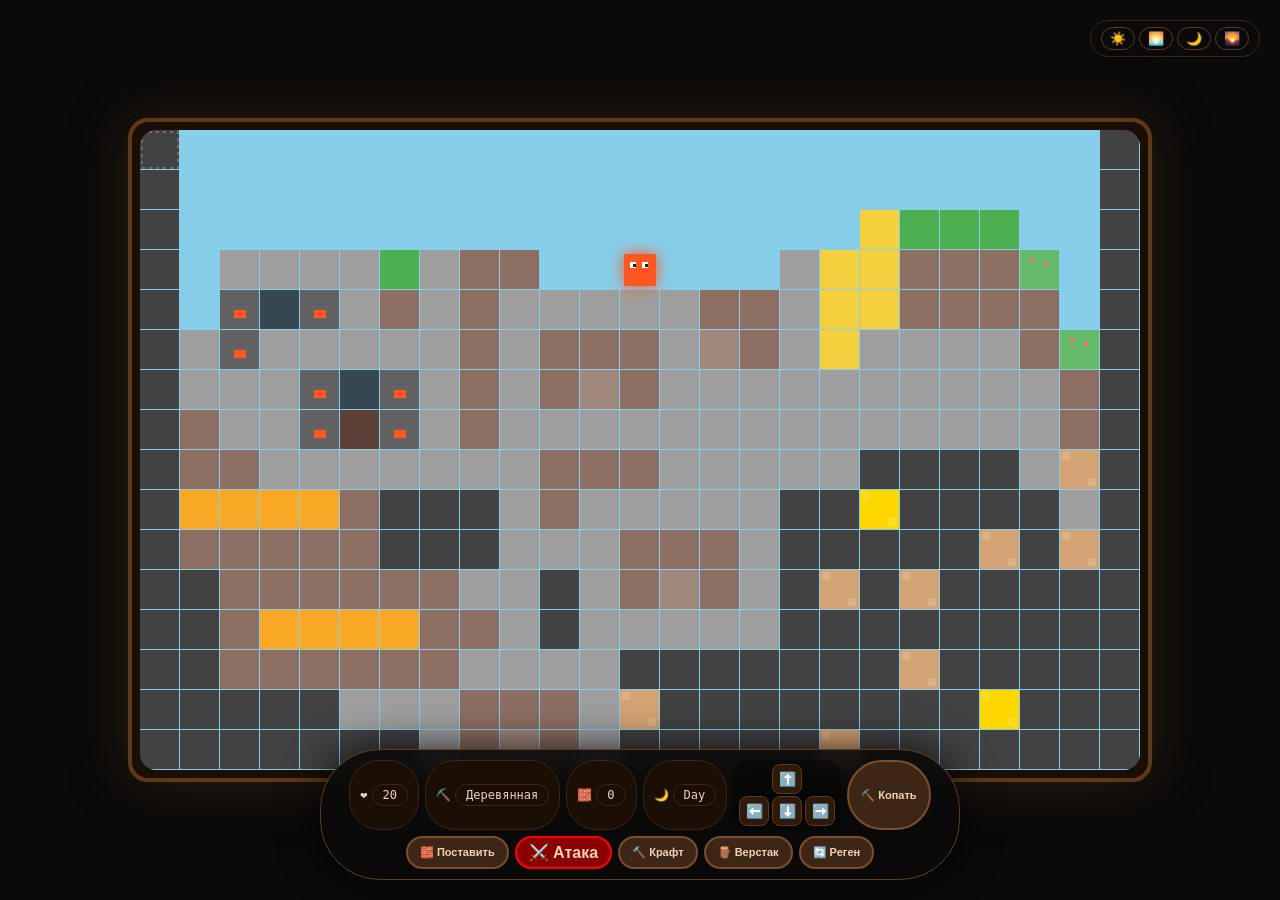
<file: terra.html>
<!DOCTYPE html>
<html>
<head>
<meta charset="UTF-8">
<title>🌍 Террария 2D — Открытый мир</title>
<style>
* { margin:0; padding:0; box-sizing:border-box; user-select:none; }
body { 
    background:#0a0a0a; 
    display:flex; 
    justify-content:center; 
    align-items:center; 
    min-height:100vh; 
    font-family: 'Segoe UI', monospace;
    overflow:hidden;
}
#gameWrapper {
    position:relative;
    border:4px solid #5d3a1a;
    border-radius:20px;
    box-shadow:0 0 60px rgba(93,58,26,0.4);
    background:#1a0e05;
    padding:8px;
}
canvas {
    display:block;
    border-radius:16px;
    cursor:crosshair;
    background:#1a1a2a;
    width:100%;
    height:auto;
    max-width:1000px;
}
.ui {
    position:fixed;
    bottom:20px;
    left:50%;
    transform:translateX(-50%);
    background:rgba(10,10,10,0.92);
    backdrop-filter:blur(8px);
    padding:10px 16px;
    border-radius:60px;
    color:#efd5b5;
    display:flex;
    gap:6px;
    flex-wrap:wrap;
    justify-content:center;
    border:1px solid #5d3a1a;
    box-shadow:0 0 40px rgba(0,0,0,0.8);
    z-index:50;
    font-size:12px;
    pointer-events:auto;
    max-width:95%;
}
.ui span { 
    background:#1a0e05; 
    padding:3px 10px; 
    border-radius:30px; 
    border:1px solid #3d2616;
    display:flex;
    align-items:center;
    gap:4px;
    white-space:nowrap;
}
.ui button {
    background:#3d2616;
    border:2px solid #7a4f2b;
    color:#efd5b5;
    padding:5px 12px;
    border-radius:40px;
    font-weight:bold;
    cursor:pointer;
    transition:all 0.2s;
    font-size:11px;
    white-space:nowrap;
    pointer-events:auto;
}
.ui button:hover {
    background:#5d3a1a;
    transform:scale(1.04);
    box-shadow:0 0 20px rgba(93,58,26,0.4);
}
.controls {
    display:flex;
    flex-direction:column;
    align-items:center;
    gap:2px;
    background:rgba(0,0,0,0.3);
    padding:4px 6px;
    border-radius:12px;
}
.controls div {
    display:flex;
    gap:3px;
}
.controls button {
    background:#2d1a0b;
    border:1px solid #5d3a1a;
    color:#efd5b5;
    width:30px;
    height:30px;
    border-radius:8px;
    font-size:14px;
    cursor:pointer;
    transition:all 0.15s;
    display:flex;
    align-items:center;
    justify-content:center;
    padding:0;
}
.controls button:active {
    transform:scale(0.85);
    background:#5d3a1a;
}
.attack-btn {
    background:#8b0000 !important;
    border-color:#ff0000 !important;
    font-size:16px !important;
}
.attack-btn:active {
    background:#ff0000 !important;
}
.time-controls {
    position:fixed;
    top:20px;
    right:20px;
    display:flex;
    gap:4px;
    background:rgba(10,10,10,0.8);
    padding:6px 10px;
    border-radius:40px;
    border:1px solid #3d2616;
    z-index:50;
}
.time-controls button {
    background:transparent;
    border:1px solid #5d3a1a;
    color:#efd5b5;
    padding:3px 8px;
    border-radius:20px;
    cursor:pointer;
    font-size:13px;
    transition:all 0.2s;
}
.time-controls button:hover { background:#5d3a1a; transform:scale(1.05); }
#deathScreen {
    position:fixed;
    top:0; left:0;
    width:100%; height:100%;
    background:rgba(0,0,0,0);
    display:none;
    justify-content:center;
    align-items:center;
    z-index:9999;
    pointer-events:none;
    transition:background 1.2s ease;
}
#deathModal {
    background:linear-gradient(145deg, #1a0a05, #2d0a05);
    border:4px solid #8b0000;
    border-radius:28px;
    padding:30px 40px;
    text-align:center;
    color:#ffd700;
    font-family:'Times New Roman',serif;
    transform:scale(0.1);
    opacity:0;
    transition:all 1.2s cubic-bezier(0.34,1.56,0.64,1);
    box-shadow:0 0 80px rgba(139,0,0,0.7), inset 0 0 60px rgba(139,0,0,0.2);
    max-width:90%;
    pointer-events:auto;
}
#deathModal h1 { font-size:56px; text-shadow:0 0 30px #8b0000,0 0 60px #ff0000; letter-spacing:4px; margin:0 0 4px; }
#deathModal .sub { font-size:20px; color:#ff6b6b; margin:4px 0 14px; font-family:'Courier New',monospace; }
#deathModal .stats { color:#aaa; font-size:14px; margin-bottom:20px; padding:12px; background:rgba(0,0,0,0.5); border-radius:14px; border-left:3px solid #8b0000; text-align:left; font-family:monospace; line-height:1.8; }
#deathModal .btns { display:flex; gap:14px; justify-content:center; flex-wrap:wrap; }
#deathModal .btns button { padding:10px 28px; border-radius:40px; font-size:16px; font-weight:bold; cursor:pointer; transition:all 0.3s; font-family:'Times New Roman',serif; border:2px solid #8b0000; background:linear-gradient(145deg,#2d0a05,#4a0a05); color:#ffd700; text-shadow:0 0 10px rgba(139,0,0,0.4); }
#deathModal .btns button:hover { transform:scale(1.05); box-shadow:0 0 30px rgba(139,0,0,0.5); }
#deathModal .btns .menuBtn { background:transparent; border-color:#555; color:#888; }
#deathModal .btns .menuBtn:hover { border-color:#ffd700; color:#ffd700; box-shadow:none; }
#deathModal .footer { margin-top:12px; font-size:11px; color:#444; font-family:monospace; letter-spacing:1px; }
@keyframes shake {
    0%,100% { transform:translate(0); }
    10% { transform:translate(-8px,-4px) rotate(-0.8deg); }
    20% { transform:translate(8px,4px) rotate(0.8deg); }
    30% { transform:translate(-8px,4px) rotate(-0.8deg); }
    40% { transform:translate(8px,-4px) rotate(0.8deg); }
    50% { transform:translate(-4px,8px) rotate(-0.5deg); }
    60% { transform:translate(4px,-8px) rotate(0.5deg); }
    70% { transform:translate(-8px,-4px) rotate(-0.8deg); }
    80% { transform:translate(8px,4px) rotate(0.8deg); }
    90% { transform:translate(-4px,8px) rotate(-0.5deg); }
}
@keyframes fadeInOut {
    0% { opacity:0; transform:translateX(-50%) scale(0.9); }
    15% { opacity:1; transform:translateX(-50%) scale(1); }
    85% { opacity:1; transform:translateX(-50%) scale(1); }
    100% { opacity:0; transform:translateX(-50%) scale(0.9); }
}
.hint {
    position:fixed;
    bottom:100px;
    left:50%;
    transform:translateX(-50%);
    background:rgba(0,0,0,0.85);
    backdrop-filter:blur(6px);
    color:#ffd700;
    padding:10px 24px;
    border-radius:30px;
    font-family:monospace;
    font-size:14px;
    border:1px solid #5d3a1a;
    animation:fadeInOut 3.5s ease forwards;
    z-index:60;
    pointer-events:none;
    white-space:nowrap;
    box-shadow:0 0 30px rgba(0,0,0,0.5);
}
@media (max-width:700px) {
    .ui { font-size:10px; padding:5px 8px; gap:4px; bottom:8px; border-radius:30px; }
    .ui span { padding:2px 6px; font-size:9px; }
    .ui button { padding:3px 8px; font-size:9px; }
    .controls button { width:24px; height:24px; font-size:12px; }
    .time-controls { top:8px; right:8px; padding:3px 6px; gap:3px; }
    .time-controls button { padding:2px 6px; font-size:11px; }
    #deathModal { padding:20px 16px; }
    #deathModal h1 { font-size:34px; }
    #deathModal .sub { font-size:15px; }
    #deathModal .btns button { padding:6px 16px; font-size:13px; }
    .hint { font-size:11px; padding:6px 14px; bottom:75px; white-space:normal; max-width:90%; }
}
</style>
</head>
<body>

<div id="gameWrapper">
    <canvas id="game" width="1000" height="640"></canvas>
</div>

<div class="time-controls">
    <button onclick="setTime('day')">☀️</button>
    <button onclick="setTime('evening')">🌅</button>
    <button onclick="setTime('night')">🌙</button>
    <button onclick="setTime('morning')">🌄</button>
</div>

<div class="ui">
    <span>❤️ <span id="hp">20</span></span>
    <span>⛏️ <span id="pick">Деревянная</span></span>
    <span>🧱 <span id="blocks">0</span></span>
    <span>🌙 <span id="timeDisplay">День</span></span>
    
    <div class="controls">
        <button id="btnUp">⬆️</button>
        <div>
            <button id="btnLeft">⬅️</button>
            <button id="btnDown">⬇️</button>
            <button id="btnRight">➡️</button>
        </div>
    </div>
    
    <button id="btnMine">⛏️ Копать</button>
    <button id="btnPlace">🧱 Поставить</button>
    <button class="attack-btn" id="btnAttack">⚔️ Атака</button>
    <button id="btnCraft">🔨 Крафт</button>
    <button id="btnWorkbench">🪵 Верстак</button>
    <button id="btnRegen">🔄 Реген</button>
</div>

<div id="deathScreen">
    <div id="deathModal">
        <h1>💀 GAME OVER</h1>
        <div class="sub">⚔️ Ты пал в бою ⚔️</div>
        <div class="stats">
            <div>🏆 Построено: <span id="deathBuildings">0</span></div>
            <div>⚔️ Сражений: <span id="deathBattles">0</span></div>
            <div>💎 Блоков собрано: <span id="deathBlocks">0</span></div>
            <div style="margin-top:6px;color:#8b0000;font-style:italic;" id="deathQuote">"Тьма поглощает тебя..."</div>
        </div>
        <div class="btns">
            <button onclick="respawnPlayer()">🔥 Возродиться</button>
            <button class="menuBtn" onclick="backToMenu()">⏳ Выйти</button>
        </div>
        <div class="footer">☠️ Твоя империя пала, но дух жив ☠️</div>
    </div>
</div>

<script>
// ============================================
// 1. НАСТРОЙКИ
// ============================================
const canvas = document.getElementById('game');
const ctx = canvas.getContext('2d');
const TILE = 40;
const COLS = 25, ROWS = 16;
let world = [];
let mobs = [];
let npcs = [];
let particles = [];
let gamePaused = false;
let mouseX = 0, mouseY = 0;
let time = 600;
let isJumping = false;
let playerVY = 0;
let saveInterval = null;

// ============================================
// 2. ИГРОК
// ============================================
let player = {
    x: 12, y: 3,
    hp: 20, maxHp: 20,
    pick: 'wooden',
    blocks: 0,
    attackCooldown: 0,
    invincible: 0,
    wood: 5,
    stone: 0,
    iron: 0,
    gold: 0,
    dir: 1
};
let stats = { buildings: 0, battles: 0, captured: 0 };
let attackAnimation = 0;

// ============================================
// 3. ЗВУКИ (как в прошлой версии)
// ============================================
function playDeathSound() {
    try {
        const ctx = new (window.AudioContext || window.webkitAudioContext)();
        const osc = ctx.createOscillator();
        const gain = ctx.createGain();
        osc.type = 'sawtooth';
        osc.frequency.setValueAtTime(160, ctx.currentTime);
        osc.frequency.exponentialRampToValueAtTime(70, ctx.currentTime + 0.9);
        gain.gain.setValueAtTime(0.25, ctx.currentTime);
        gain.gain.exponentialRampToValueAtTime(0.01, ctx.currentTime + 1);
        osc.connect(gain);
        gain.connect(ctx.destination);
        osc.start();
        osc.stop(ctx.currentTime + 1);
    } catch(e) {}
}
function playHitSound() {
    try {
        const ctx = new (window.AudioContext || window.webkitAudioContext)();
        const osc = ctx.createOscillator();
        osc.frequency.setValueAtTime(700, ctx.currentTime);
        osc.frequency.exponentialRampToValueAtTime(150, ctx.currentTime + 0.1);
        osc.connect(ctx.destination);
        osc.start();
        osc.stop(ctx.currentTime + 0.1);
    } catch(e) {}
}
function playCollectSound() {
    try {
        const ctx = new (window.AudioContext || window.webkitAudioContext)();
        const osc = ctx.createOscillator();
        osc.type = 'sine';
        osc.frequency.setValueAtTime(1100, ctx.currentTime);
        osc.frequency.exponentialRampToValueAtTime(700, ctx.currentTime + 0.12);
        osc.connect(ctx.destination);
        osc.start();
        osc.stop(ctx.currentTime + 0.12);
    } catch(e) {}
}
function playAttackSound() {
    try {
        const ctx = new (window.AudioContext || window.webkitAudioContext)();
        const osc = ctx.createOscillator();
        const gain = ctx.createGain();
        osc.type = 'square';
        osc.frequency.setValueAtTime(400, ctx.currentTime);
        osc.frequency.exponentialRampToValueAtTime(100, ctx.currentTime + 0.15);
        gain.gain.setValueAtTime(0.15, ctx.currentTime);
        gain.gain.exponentialRampToValueAtTime(0.01, ctx.currentTime + 0.15);
        osc.connect(gain);
        gain.connect(ctx.destination);
        osc.start();
        osc.stop(ctx.currentTime + 0.15);
    } catch(e) {}
}

// ============================================
// 4. МУЗЫКА (как в прошлой версии)
// ============================================
let musicInterval = null;
let musicCtx = null;
let isMusicPlaying = false;

function startAmbientMusic() {
    if (isMusicPlaying) return;
    isMusicPlaying = true;
    musicCtx = new (window.AudioContext || window.webkitAudioContext)();
    let counter = 0;
    musicInterval = setInterval(() => {
        if (!musicCtx) return;
        try {
            const pentatonic = [0, 2, 4, 7, 9];
            const noteIdx = pentatonic[Math.floor(Math.random() * pentatonic.length)];
            const baseNote = 60 + noteIdx + (Math.floor(Math.random() * 2) * 12);
            const freq = 440 * Math.pow(2, (baseNote - 69) / 12);
            const osc = musicCtx.createOscillator();
            const gain = musicCtx.createGain();
            osc.type = 'sine';
            osc.frequency.setValueAtTime(freq, musicCtx.currentTime);
            gain.gain.setValueAtTime(0.015, musicCtx.currentTime);
            gain.gain.exponentialRampToValueAtTime(0.001, musicCtx.currentTime + 2.5);
            osc.connect(gain);
            gain.connect(musicCtx.destination);
            osc.start();
            osc.stop(musicCtx.currentTime + 2.5);
            counter++;
            if (counter > 30) {
                musicCtx = new (window.AudioContext || window.webkitAudioContext)();
                counter = 0;
            }
        } catch(e) {}
    }, 900 + Math.random() * 1400);
}
function stopAmbientMusic() {
    isMusicPlaying = false;
    if (musicInterval) { clearInterval(musicInterval); musicInterval = null; }
    if (musicCtx) { musicCtx.close(); musicCtx = null; }
}

// ============================================
// 5. ГЕНЕРАЦИЯ МИРА (ПОВЕРХНОСТЬ ВВЕРХУ)
// ============================================
function generateWorld() {
    world = [];
    // Карта высот (шум)
    const heightMap = [];
    for (let c = 0; c < COLS; c++) {
        let h = Math.floor(
            Math.sin(c * 0.2) * 1.5 + 
            Math.sin(c * 0.5 + 1.3) * 0.8 + 
            Math.cos(c * 0.15 + 2.7) * 1.2 + 
            3.5
        );
        // Края карты — стены
        if (c < 2 || c > COLS - 3) h = 5;
        heightMap[c] = Math.max(2, Math.min(7, h));
    }
    
    for (let c = 0; c < COLS; c++) {
        world[c] = [];
        const surfaceY = heightMap[c] || 4;
        for (let r = 0; r < ROWS; r++) {
            if (r < surfaceY) { 
                world[c][r] = 'sky'; 
            } else if (r === surfaceY) {
                // Биомы на поверхности
                const biomeVal = Math.sin(c * 0.3) * 0.5 + Math.cos(c * 0.2 + 1) * 0.5;
                if (biomeVal > 0.4) world[c][r] = 'grass_flower';
                else if (biomeVal < -0.4) world[c][r] = 'sand';
                else world[c][r] = 'grass';
            } else if (r < surfaceY + 3) { 
                world[c][r] = (world[c][surfaceY] === 'sand') ? 'sand' : 'dirt'; 
            } else if (r < surfaceY + 6) { 
                world[c][r] = 'stone'; 
            } else { 
                world[c][r] = 'bedrock'; 
            }
            
            // Деревья на траве
            if (r === surfaceY && world[c][r] === 'grass' && Math.random() > 0.85) {
                world[c][r] = 'tree';
            }
            // Руды
            if (r > surfaceY + 2 && Math.random() > 0.96) world[c][r] = 'iron_ore';
            if (r > surfaceY + 5 && Math.random() > 0.985) world[c][r] = 'gold_ore';
        }
    }
    
    // Стены по краям (чтобы не выпасть)
    for (let r = 0; r < ROWS; r++) {
        world[0][r] = 'bedrock';
        world[COLS-1][r] = 'bedrock';
    }
    
    generateCaves();
    generateVillages();
    mobs = [];
    npcs = [];
    player.wood = 5;
    player.blocks = 0;
    updateUI();
}

function generateCaves() {
    for (let iter = 0; iter < 5; iter++) {
        for (let c = 3; c < COLS-3; c++) {
            for (let r = 5; r < ROWS-2; r++) {
                if (world[c][r] === 'stone' || world[c][r] === 'dirt' || world[c][r] === 'sand') {
                    let walls = 0;
                    for (let dx = -1; dx <= 1; dx++) {
                        for (let dy = -1; dy <= 1; dy++) {
                            if (dx === 0 && dy === 0) continue;
                            const nx = c+dx, ny = r+dy;
                            if (nx < 0 || nx >= COLS || ny < 0 || ny >= ROWS) continue;
                            if (world[nx][ny] !== 'sky') walls++;
                        }
                    }
                    if (walls < 5 && Math.random() > 0.78) {
                        world[c][r] = 'sky';
                    }
                }
            }
        }
    }
}

// ============================================
// 6. ДЕРЕВНИ
// ============================================
function placeBuilding(cx, cy, type) {
    const templates = {
        house: { w:5, h:4, data: [
            ['stone','stone','stone','stone','stone'],
            ['stone','wood','wood','wood','stone'],
            ['stone','wood','table','wood','stone'],
            ['stone','stone','stone','stone','stone']
        ]},
        farm: { w:6, h:3, data: [
            ['dirt','dirt','dirt','dirt','dirt','dirt'],
            ['dirt','wheat','wheat','wheat','wheat','dirt'],
            ['dirt','dirt','dirt','dirt','dirt','dirt']
        ]},
        blacksmith: { w:5, h:4, data: [
            ['stone','stone','stone','stone','stone'],
            ['stone','furnace','anvil','furnace','stone'],
            ['stone','furnace','chest','furnace','stone'],
            ['stone','stone','stone','stone','stone']
        ]}
    };
    const tmpl = templates[type];
    if (!tmpl) return;
    for (let dx = 0; dx < tmpl.w; dx++) {
        for (let dy = 0; dy < tmpl.h; dy++) {
            const x = cx + dx, y = cy + dy;
            if (x < 1 || x >= COLS-1 || y < 0 || y >= ROWS) continue;
            const block = tmpl.data[dy][dx];
            if (block && world[x][y] !== 'sky') {
                world[x][y] = block;
            }
        }
    }
}

function generateVillages() {
    const attempts = 4;
    for (let a = 0; a < attempts; a++) {
        const cx = 4 + Math.floor(Math.random() * (COLS - 8));
        const cy = 2 + Math.floor(Math.random() * (ROWS - 8));
        if (world[cx] && world[cx][cy] && world[cx][cy] !== 'sky' && world[cx][cy] !== 'sand') {
            const types = ['house', 'house', 'farm', 'blacksmith', 'house'];
            const spacing = 5;
            types.forEach((type, idx) => {
                const angle = (idx / types.length) * Math.PI * 2 + Math.random() * 0.3;
                const x = cx + Math.floor(Math.cos(angle) * spacing);
                const y = cy + Math.floor(Math.sin(angle) * spacing);
                placeBuilding(x, y, type);
            });
            for (let i = 0; i < 2; i++) {
                const nx = cx + Math.floor((Math.random() - 0.5) * 4);
                const ny = cy + Math.floor((Math.random() - 0.5) * 4);
                if (nx >= 1 && nx < COLS-1 && ny >= 0 && ny < ROWS && world[nx][ny] !== 'sky') {
                    npcs.push(new NPC(nx, ny, ['farmer','blacksmith','librarian'][Math.floor(Math.random()*3)]));
                }
            }
        }
    }
}

// ============================================
// 7. NPC
// ============================================
class NPC {
    constructor(x, y, type) {
        this.x = x; this.y = y;
        this.type = type;
        this.homeX = x; this.homeY = y;
        this.walkTimer = 0;
        this.emoji = { farmer: '👨‍🌾', blacksmith: '🔨', librarian: '📚' };
    }
    update() {
        const state = getTimeState();
        if (state === 'night') {
            this.x += (this.homeX - this.x) * 0.02;
            this.y += (this.homeY - this.y) * 0.02;
        } else {
            this.walkTimer++;
            if (this.walkTimer > 60) {
                this.walkTimer = 0;
                const dx = Math.floor((Math.random() - 0.5) * 3);
                const dy = Math.floor((Math.random() - 0.5) * 3);
                const nx = this.x + dx, ny = this.y + dy;
                if (nx >= 1 && nx < COLS-1 && ny >= 0 && ny < ROWS && world[nx][ny] !== 'sky') {
                    this.x = nx; this.y = ny;
                }
            }
        }
    }
}

// ============================================
// 8. МОБЫ
// ============================================
class Mob {
    constructor(x, y, type) {
        this.x = x; this.y = y;
        this.type = type;
        this.hp = type === 'demon' ? 35 : (type === 'zombie' ? 20 : 15);
        this.maxHp = this.hp;
        this.damage = type === 'demon' ? 6 : (type === 'zombie' ? 4 : 3);
        this.speed = 0.025 + Math.random() * 0.015;
        this.armor = (type === 'zombie' && Math.random() > 0.88) ? 2 : 0;
        this.hasBow = type === 'skeleton';
        this.attackCooldown = 0;
        this.arrowCooldown = 0;
        this.roamTimer = 0;
    }
    canMoveTo(x, y) {
        const bx = Math.floor(x), by = Math.floor(y);
        if (bx < 1 || bx >= COLS-1 || by < 0 || by >= ROWS) return false;
        return world[bx] && world[bx][by] && world[bx][by] !== 'sky';
    }
    update() {
        const dx = player.x - this.x;
        const dy = player.y - this.y;
        const dist = Math.sqrt(dx*dx + dy*dy);
        const state = getTimeState();
        
        if (state === 'day') {
            this.roamTimer++;
            if (this.roamTimer > 100) {
                this.roamTimer = 0;
                this.x += (Math.random() - 0.5) * 0.3;
                this.y += (Math.random() - 0.5) * 0.3;
                this.x = Math.max(1, Math.min(COLS-2, this.x));
                this.y = Math.max(0, Math.min(ROWS-1, this.y));
            }
            return;
        }
        
        if (dist < 14 && this.hp > 0) {
            let hasLineOfSight = true;
            const steps = Math.floor(dist * 2);
            for (let i = 0; i < steps && i < 30; i++) {
                const t = i / Math.max(steps, 1);
                const cx = this.x + dx * t;
                const cy = this.y + dy * t;
                const bx = Math.floor(cx), by = Math.floor(cy);
                if (bx >= 1 && bx < COLS-1 && by >= 0 && by < ROWS) {
                    const block = world[bx][by];
                    if (block && block !== 'sky' && block !== 'grass' && block !== 'dirt' && block !== 'grass_flower' && block !== 'sand') {
                        hasLineOfSight = false;
                        break;
                    }
                }
            }
            if (!hasLineOfSight) {
                this.x += (Math.random() - 0.5) * 0.02;
                this.y += (Math.random() - 0.5) * 0.02;
                return;
            }
            
            if (this.attackCooldown <= 0 && dist < 1.8) {
                let dmg = this.damage;
                if (player.invincible <= 0) {
                    player.hp -= dmg;
                    player.invincible = 20;
                    playHitSound();
                    if (player.hp <= 0) {
                        player.hp = 0;
                        showDeathScreen();
                    }
                    updateUI();
                }
                this.attackCooldown = 30;
            }
            if (this.hasBow && dist > 2.5 && this.arrowCooldown <= 0) {
                if (player.invincible <= 0) {
                    player.hp -= 2;
                    player.invincible = 15;
                    if (player.hp <= 0) {
                        player.hp = 0;
                        showDeathScreen();
                    }
                    updateUI();
                }
                this.arrowCooldown = 45;
                spawnParticles(this.x, this.y, 'sparkle', 3);
            }
            if (dist > 0.6) {
                const moveX = (dx / dist) * this.speed;
                const moveY = (dy / dist) * this.speed;
                if (this.canMoveTo(this.x + moveX, this.y)) this.x += moveX;
                if (this.canMoveTo(this.x, this.y + moveY)) this.y += moveY;
            }
        } else {
            this.roamTimer++;
            if (this.roamTimer > 100) {
                this.roamTimer = 0;
                this.x += (Math.random() - 0.5) * 0.3;
                this.y += (Math.random() - 0.5) * 0.3;
                this.x = Math.max(1, Math.min(COLS-2, this.x));
                this.y = Math.max(0, Math.min(ROWS-1, this.y));
            }
        }
        if (this.attackCooldown > 0) this.attackCooldown--;
        if (this.arrowCooldown > 0) this.arrowCooldown--;
        if (player.invincible > 0) player.invincible--;
    }
}

function getMaxMobs() {
    const state = getTimeState();
    if (state === 'night') return 6;
    if (state === 'evening' || state === 'morning') return 3;
    return 1;
}

function spawnMobs() {
    const maxMobs = getMaxMobs();
    if (mobs.length >= maxMobs) return;
    if (Math.random() > 0.985) {
        let x, y, found = false;
        for (let attempt = 0; attempt < 60; attempt++) {
            x = 3 + Math.floor(Math.random() * (COLS - 6));
            y = 4 + Math.floor(Math.random() * (ROWS - 6));
            if (Math.abs(x - player.x) < 5 || Math.abs(y - player.y) < 5) continue;
            const block = world[x] && world[x][y];
            if (block && (block === 'stone' || block === 'dirt' || block === 'bedrock' || block === 'sand')) {
                let free = true;
                for (let dx = -1; dx <= 1; dx++) {
                    for (let dy = -1; dy <= 1; dy++) {
                        const nx = x+dx, ny = y+dy;
                        if (nx < 1 || nx >= COLS-1 || ny < 0 || ny >= ROWS) continue;
                        if (world[nx][ny] === 'sky') free = false;
                    }
                }
                if (free) { found = true; break; }
            }
        }
        if (!found) return;
        let type = 'zombie';
        if (y > 8) type = (Math.random() > 0.6) ? 'skeleton' : 'zombie';
        if (y > 11 && Math.random() > 0.7) type = 'demon';
        mobs.push(new Mob(x, y, type));
    }
}

// ============================================
// 9. ЧАСТИЦЫ
// ============================================
class Particle {
    constructor(x, y, type, size) {
        this.x = x * TILE + TILE/2;
        this.y = y * TILE + TILE/2;
        this.type = type;
        this.life = 1;
        this.vx = (Math.random() - 0.5) * 0.08;
        this.vy = -0.03 - Math.random() * 0.05;
        this.size = size || (3 + Math.random() * 4);
        this.colors = { dust: '#8D6E63', sparkle: '#FFD700', leaf: '#4CAF50', blood: '#8B0000', fire: '#FF4500' };
        this.gravity = 0.001;
    }
    update() {
        this.x += this.vx;
        this.y += this.vy;
        this.vy += this.gravity;
        this.life -= 0.008;
        return this.life > 0;
    }
    draw(ctx) {
        ctx.globalAlpha = this.life * 0.9;
        ctx.fillStyle = this.colors[this.type] || '#fff';
        const s = this.size * (0.3 + 0.7 * this.life);
        ctx.fillRect(this.x - s/2, this.y - s/2, s, s);
        ctx.globalAlpha = 1;
    }
}

function spawnParticles(x, y, type, count) {
    for (let i = 0; i < (count || 10); i++) {
        particles.push(new Particle(x, y, type));
    }
}

// ============================================
// 10. ДЕНЬ/НОЧЬ
// ============================================
function setTime(phase) {
    const map = { day: 600, evening: 1200, night: 1800, morning: 0 };
    time = map[phase] || 600;
}
function getTimeState() {
    if (time < 300) return 'morning';
    if (time < 900) return 'day';
    if (time < 1500) return 'evening';
    return 'night';
}
function getBrightness() {
    const t = time;
    if (t < 300) return 0.4 + (t/300) * 0.6;
    if (t < 900) return 1;
    if (t < 1500) return 1 - ((t-900)/600) * 0.7;
    return 0.3;
}

// ============================================
// 11. ЭКРАН СМЕРТИ
// ============================================
const deathQuotes = [
    "Тьма поглощает тебя... но не твой дух.",
    "Каждая смерть — урок, каждый урок — сила.",
    "Даже в аду есть свет, если знать, где искать.",
    "Ты пал, но легенда осталась.",
    "Смерть — это дверь в новое приключение."
];

function showDeathScreen() {
    document.getElementById('deathBuildings').textContent = stats.buildings || 0;
    document.getElementById('deathBattles').textContent = stats.battles || 0;
    document.getElementById('deathBlocks').textContent = player.blocks || 0;
    document.getElementById('deathQuote').textContent = '"' + deathQuotes[Math.floor(Math.random() * deathQuotes.length)] + '"';
    
    const screen = document.getElementById('deathScreen');
    const modal = document.getElementById('deathModal');
    screen.style.display = 'flex';
    screen.style.pointerEvents = 'none';
    gamePaused = true;
    playDeathSound();
    stopAmbientMusic();
    
    setTimeout(() => {
        screen.style.background = 'rgba(0,0,0,0.85)';
        screen.style.pointerEvents = 'auto';
        modal.style.transform = 'scale(1)';
        modal.style.opacity = '1';
    }, 100);
    canvas.style.animation = 'shake 0.6s ease';
}

function respawnPlayer() {
    const screen = document.getElementById('deathScreen');
    const modal = document.getElementById('deathModal');
    modal.style.transform = 'scale(0.1)';
    modal.style.opacity = '0';
    screen.style.background = 'rgba(0,0,0,0)';
    setTimeout(() => {
        screen.style.display = 'none';
        screen.style.pointerEvents = 'none';
        player.hp = player.maxHp;
        player.x = Math.floor(COLS/2);
        player.y = 3;
        player.invincible = 60;
        gamePaused = false;
        updateUI();
        canvas.style.animation = '';
        startAmbientMusic();
    }, 800);
}

function backToMenu() {
    if (confirm('🔄 Вернуться в главное меню?')) {
        location.reload();
    }
}

// ============================================
// 12. ПОДСКАЗКИ И UI
// ============================================
function showHint(text) {
    const el = document.createElement('div');
    el.className = 'hint';
    el.textContent = '💡 ' + text;
    document.body.appendChild(el);
    setTimeout(() => el.remove(), 3800);
}

function updateUI() {
    document.getElementById('hp').textContent = player.hp;
    document.getElementById('blocks').textContent = player.blocks;
    document.getElementById('pick').textContent = player.pick === 'wooden' ? 'Деревянная' : 'Железная';
}

// ============================================
// 13. ФИЗИКА
// ============================================
function canMoveTo(x, y) {
    const bx = Math.floor(x), by = Math.floor(y);
    if (bx < 0 || bx >= COLS || by < 0 || by >= ROWS) return false;
    return world[bx] && world[bx][by] && world[bx][by] !== 'sky';
}

function applyPhysics() {
    // Гравитация
    if (canMoveTo(player.x, player.y + 0.2)) {
        playerVY = 0;
    } else {
        playerVY += 0.15;
        if (playerVY > 2) playerVY = 2;
    }
    
    // Вертикальное движение
    if (playerVY !== 0) {
        const newY = player.y + playerVY;
        if (canMoveTo(player.x, newY)) {
            player.y = newY;
        } else {
            playerVY = 0;
        }
    }
    
    // Прыжок
    if (isJumping && canMoveTo(player.x, player.y - 0.5)) {
        playerVY = -0.8;
        isJumping = false;
    }
}

// ============================================
// 14. ОТРИСОВКА
// ============================================
function draw() {
    const brightness = getBrightness();
    ctx.clearRect(0, 0, canvas.width, canvas.height);
    
    const skyColors = { morning: '#FFA07A', day: '#87CEEB', evening: '#FF6B6B', night: '#0A0A2A' };
    const state = getTimeState();
    ctx.fillStyle = skyColors[state] || '#87CEEB';
    ctx.fillRect(0, 0, canvas.width, canvas.height);
    
    // Рисуем блоки
    for (let c = 0; c < COLS; c++) {
        for (let r = 0; r < ROWS; r++) {
            const block = world[c]?.[r];
            if (!block || block === 'sky') continue;
            const x = c * TILE, y = r * TILE;
            let color = '#000';
            switch(block) {
                case 'grass': color = '#4CAF50'; break;
                case 'grass_flower': color = '#66BB6A'; break;
                case 'sand': color = '#F4D03F'; break;
                case 'dirt': color = '#8D6E63'; break;
                case 'stone': color = '#9E9E9E'; break;
                case 'bedrock': color = '#424242'; break;
                case 'tree': color = '#2E7D32'; break;
                case 'iron_ore': color = '#D4A373'; break;
                case 'gold_ore': color = '#FFD700'; break;
                case 'wood': color = '#8D6E63'; break;
                case 'table': color = '#A1887F'; break;
                case 'furnace': color = '#616161'; break;
                case 'anvil': color = '#37474F'; break;
                case 'chest': color = '#5D4037'; break;
                case 'wheat': color = '#F9A825'; break;
                default: color = '#333';
            }
            ctx.fillStyle = color;
            ctx.fillRect(x, y, TILE-1, TILE-1);
            
            // Детали
            if (block === 'tree') {
                ctx.fillStyle = '#5D4037';
                ctx.fillRect(x+14, y+20, 12, 20);
            }
            if (block === 'grass_flower') {
                ctx.fillStyle = '#FF6B6B';
                ctx.fillRect(x+10, y+8, 4, 4);
                ctx.fillRect(x+24, y+12, 4, 4);
            }
            if (block === 'iron_ore' || block === 'gold_ore') {
                ctx.fillStyle = 'rgba(255,255,255,0.15)';
                ctx.fillRect(x+2, y+2, 8, 8);
                ctx.fillRect(x+28, y+28, 8, 8);
            }
            if (block === 'wheat') {
                ctx.fillStyle = '#F9A825';
                ctx.fillRect(x+8, y+20, 4, 16);
                ctx.fillRect(x+26, y+18, 4, 18);
            }
            if (block === 'furnace') {
                ctx.fillStyle = '#FF5722';
                ctx.fillRect(x+14, y+20, 12, 8);
            }
        }
    }
    
    // NPC
    npcs.forEach(n => {
        const x = n.x * TILE, y = n.y * TILE;
        ctx.font = '28px serif';
        ctx.textAlign = 'center';
        ctx.textBaseline = 'middle';
        ctx.fillStyle = n.emoji[n.type] || '👤';
        ctx.fillText(ctx.fillStyle, x + TILE/2, y + TILE/2);
        ctx.font = '8px monospace';
        ctx.fillStyle = 'rgba(255,255,255,0.4)';
        ctx.fillText(n.type, x + TILE/2, y - 4);
    });
    
    // Мобы
    mobs.forEach(m => {
        if (m.hp <= 0) return;
        const x = m.x * TILE, y = m.y * TILE;
        ctx.fillStyle = m.type === 'zombie' ? '#4CAF50' : (m.type === 'skeleton' ? '#B0BEC5' : '#FF1744');
        ctx.fillRect(x+4, y+4, TILE-8, TILE-8);
        ctx.fillStyle = m.type === 'zombie' ? '#FF0000' : '#FF6B6B';
        ctx.fillRect(x+10, y+10, 6, 6);
        ctx.fillRect(x+22, y+10, 6, 6);
        if (m.hasBow) {
            ctx.strokeStyle = '#5D4037';
            ctx.lineWidth = 2;
            ctx.beginPath();
            ctx.arc(x+20, y+20, 12, 0, Math.PI);
            ctx.stroke();
        }
        if (m.armor > 0) {
            ctx.strokeStyle = '#616161';
            ctx.lineWidth = 2;
            ctx.strokeRect(x+2, y+2, TILE-4, TILE-4);
        }
        ctx.fillStyle = 'rgba(0,0,0,0.5)';
        ctx.fillRect(x, y-6, TILE, 4);
        ctx.fillStyle = '#4CAF50';
        ctx.fillRect(x, y-6, TILE * (m.hp/m.maxHp), 4);
        ctx.font = '8px monospace';
        ctx.fillStyle = 'rgba(255,255,255,0.3)';
        ctx.textAlign = 'center';
        ctx.fillText(m.type, x + TILE/2, y + TILE + 12);
    });
    
    // Игрок
    const playerX = player.x * TILE;
    const playerY = player.y * TILE;
    ctx.shadowColor = player.invincible > 0 ? '#FFD700' : '#FF5722';
    ctx.shadowBlur = player.invincible > 0 ? 25 : 15;
    ctx.fillStyle = player.invincible > 0 ? '#FFD700' : '#FF5722';
    ctx.fillRect(playerX+4, playerY+4, TILE-8, TILE-8);
    ctx.shadowBlur = 0;
    
    ctx.fillStyle = '#fff';
    const eyeOff = player.dir === 1 ? 0 : 4;
    ctx.fillRect(playerX+10+eyeOff, playerY+12, 6, 6);
    ctx.fillRect(playerX+22+eyeOff, playerY+12, 6, 6);
    ctx.fillStyle = '#222';
    ctx.fillRect(playerX+13+eyeOff, playerY+14, 3, 3);
    ctx.fillRect(playerX+25+eyeOff, playerY+14, 3, 3);
    
    if (attackAnimation > 0) {
        ctx.strokeStyle = 'rgba(255,200,0,0.8)';
        ctx.lineWidth = 4;
        const ax = playerX + (player.dir === 1 ? 30 : -10);
        const ay = playerY + 20;
        ctx.beginPath();
        ctx.arc(ax, ay, 30, 0.2, 1.8);
        ctx.stroke();
        ctx.strokeStyle = 'rgba(255,100,0,0.6)';
        ctx.lineWidth = 3;
        ctx.beginPath();
        ctx.arc(ax, ay, 20, 0.3, 1.7);
        ctx.stroke();
        attackAnimation -= 0.05;
    }
    
    particles.forEach(p => p.draw(ctx));
    
    const mx = Math.floor(mouseX/TILE), my = Math.floor(mouseY/TILE);
    if (mx >= 0 && mx < COLS && my >= 0 && my < ROWS) {
        ctx.strokeStyle = 'rgba(255,255,255,0.3)';
        ctx.lineWidth = 1.5;
        ctx.setLineDash([3, 4]);
        ctx.strokeRect(mx*TILE+2, my*TILE+2, TILE-4, TILE-4);
        ctx.setLineDash([]);
    }
    document.getElementById('timeDisplay').textContent = state.charAt(0).toUpperCase() + state.slice(1);
}

// ============================================
// 15. ИГРОВОЙ ЦИКЛ
// ============================================
function update() {
    if (gamePaused) return;
    time = (time + 0.15) % 2400;
    
    applyPhysics();
    
    mobs.forEach(m => m.update());
    npcs.forEach(n => n.update());
    spawnMobs();
    mobs = mobs.filter(m => m.hp > 0 && m.x > 0 && m.x < COLS && m.y >= 0 && m.y < ROWS);
    particles = particles.filter(p => p.update());
    
    if (player.hp < player.maxHp && player.hp > 0 && getTimeState() === 'day') {
        if (Math.random() > 0.99) {
            player.hp = Math.min(player.maxHp, player.hp + 1);
            updateUI();
        }
    }
}

function gameLoop() {
    update();
    draw();
    requestAnimationFrame(gameLoop);
}

// ============================================
// 16. ВЗАИМОДЕЙСТВИЕ
// ============================================
canvas.addEventListener('mousemove', (e) => {
    const rect = canvas.getBoundingClientRect();
    const scaleX = canvas.width / rect.width;
    const scaleY = canvas.height / rect.height;
    mouseX = (e.clientX - rect.left) * scaleX;
    mouseY = (e.clientY - rect.top) * scaleY;
});

// Копать
document.getElementById('btnMine').addEventListener('click', () => {
    if (gamePaused) return;
    const c = Math.floor(mouseX/TILE), r = Math.floor(mouseY/TILE);
    if (c < 0 || c >= COLS || r < 0 || r >= ROWS) return;
    const block = world[c]?.[r];
    if (!block || block === 'sky' || block === 'bedrock') return;
    if (Math.abs(c - player.x) > 1.5 || Math.abs(r - player.y) > 1.5) {
        showHint('Подойди ближе к блоку!');
        return;
    }
    if (block === 'tree') { player.wood += 2; showHint('+2 дерева'); }
    else if (block === 'stone') { player.stone += 1; showHint('+1 камень'); }
    else if (block === 'iron_ore') { player.iron += 1; showHint('+1 железо'); }
    else if (block === 'gold_ore') { player.gold += 1; showHint('+1 золото'); }
    else { player.blocks++; }
    
    world[c][r] = 'sky';
    playCollectSound();
    spawnParticles(c, r, 'dust', 5);
    updateUI();
});

// Поставить
document.getElementById('btnPlace').addEventListener('click', () => {
    if (gamePaused) return;
    const c = Math.floor(mouseX/TILE), r = Math.floor(mouseY/TILE);
    if (c < 0 || c >= COLS || r < 0 || r >= ROWS) return;
    if (world[c]?.[r] !== 'sky') return;
    if (Math.abs(c - player.x) > 1.5 || Math.abs(r - player.y) > 1.5) {
        showHint('Подойди ближе!');
        return;
    }
    if (player.blocks <= 0) {
        showHint('Нет блоков! Собери ресурсы.');
        return;
    }
    world[c][r] = 'dirt';
    player.blocks--;
    stats.buildings++;
    playCollectSound();
    spawnParticles(c, r, 'dust', 3);
    updateUI();
});

// Атака
document.getElementById('btnAttack').addEventListener('click', () => {
    if (gamePaused) return;
    if (attackAnimation > 0) return;
    attackAnimation = 1;
    playAttackSound();
    spawnParticles(player.x + player.dir, player.y, 'sparkle', 5);
    
    const range = 2;
    mobs.forEach(m => {
        const dx = Math.abs(m.x - player.x);
        const dy = Math.abs(m.y - player.y);
        if (dx <= range && dy <= 1.5) {
            m.hp -= 8;
            spawnParticles(m.x, m.y, 'blood', 10);
            playHitSound();
            if (m.hp <= 0) {
                player.blocks += 3;
                spawnParticles(m.x, m.y, 'sparkle', 15);
                showHint('💀 Моб повержен! +3 блока');
                stats.battles++;
                updateUI();
            }
        }
    });
});

// Крафт кирки
document.getElementById('btnCraft').addEventListener('click', () => {
    if (gamePaused) return;
    if (player.blocks >= 5) {
        player.blocks -= 5;
        player.pick = 'iron';
        showHint('🔨 Кирка улучшена до железной!');
        playCollectSound();
        updateUI();
    } else {
        showHint('Нужно 5 блоков для крафта!');
    }
});

// Верстак
document.getElementById('btnWorkbench').addEventListener('click', () => {
    if (gamePaused) return;
    let hasWorkbench = false;
    for (let dx = -1; dx <= 1; dx++) {
        for (let dy = -1; dy <= 1; dy++) {
            const nx = player.x + dx, ny = player.y + dy;
            if (nx >= 0 && nx < COLS && ny >= 0 && ny < ROWS) {
                if (world[nx]?.[ny] === 'table') hasWorkbench = true;
            }
        }
    }
    if (!hasWorkbench) {
        showHint('🪵 Поставь верстак (стол) рядом! Сделай его из 5 дерева.');
        return;
    }
    const recipes = [
        { name: 'Деревянный меч', cost: { wood: 3 }, result: 'sword' },
        { name: 'Каменная кирка', cost: { stone: 4 }, result: 'stone_pick' },
        { name: 'Факел', cost: { wood: 1, stone: 1 }, result: 'torch' },
        { name: 'Сундук', cost: { wood: 8 }, result: 'chest' }
    ];
    let menu = '🪵 ВЕРСТАК:\n';
    recipes.forEach((r, i) => {
        const costStr = Object.entries(r.cost).map(([k, v]) => `${k} x${v}`).join(' ');
        menu += `${i+1}. ${r.name} (${costStr})\n`;
    });
    const choice = prompt(menu + '\nВведи номер рецепта:');
    if (choice) {
        const idx = parseInt(choice) - 1;
        if (idx >= 0 && idx < recipes.length) {
            const recipe = recipes[idx];
            let canCraft = true;
            for (const [res, amount] of Object.entries(recipe.cost)) {
                if (player[res] < amount) {
                    showHint(`❌ Не хватает ${res}!`);
                    canCraft = false;
                }
            }
            if (canCraft) {
                for (const [res, amount] of Object.entries(recipe.cost)) {
                    player[res] -= amount;
                }
                player.blocks += 2;
                showHint(`✅ Создано: ${recipe.name}!`);
                updateUI();
            }
        }
    }
});

// Реген
document.getElementById('btnRegen').addEventListener('click', () => {
    if (gamePaused) return;
    if (confirm('🔄 Перегенерировать мир?')) {
        generateWorld();
        player.x = Math.floor(COLS/2);
        player.y = 3;
        player.hp = player.maxHp;
        stats = { buildings: 0, battles: 0, captured: 0 };
        updateUI();
        showHint('🌍 Новый мир создан!');
        spawnParticles(Math.floor(COLS/2), 3, 'sparkle', 20);
    }
});

// Джойстик
let moveInterval = null;
function startMoving(dx, dy) {
    if (moveInterval) clearInterval(moveInterval);
    if (dx !== 0) player.dir = dx;
    movePlayer(dx, dy);
    moveInterval = setInterval(() => movePlayer(dx, dy), 100);
}
function stopMoving() {
    if (moveInterval) { clearInterval(moveInterval); moveInterval = null; }
}

function movePlayer(dx, dy) {
    if (gamePaused) return;
    const newX = player.x + dx;
    const newY = player.y + dy;
    if (dx !== 0 && canMoveTo(newX, player.y)) {
        player.x = newX;
        if (dx !== 0) player.dir = dx;
    }
    if (dy !== 0 && canMoveTo(player.x, newY)) {
        player.y = newY;
    }
}

// Прыжок
document.getElementById('btnUp').addEventListener('mousedown', () => {
    if (gamePaused) return;
    if (canMoveTo(player.x, player.y + 0.2)) {
        isJumping = true;
    } else {
        startMoving(0, -1);
    }
});
document.getElementById('btnUp').addEventListener('mouseup', stopMoving);
document.getElementById('btnUp').addEventListener('mouseleave', stopMoving);

document.getElementById('btnDown').addEventListener('mousedown', () => startMoving(0, 1));
document.getElementById('btnDown').addEventListener('mouseup', stopMoving);
document.getElementById('btnDown').addEventListener('mouseleave', stopMoving);
document.getElementById('btnLeft').addEventListener('mousedown', () => { player.dir = -1; startMoving(-1, 0); });
document.getElementById('btnLeft').addEventListener('mouseup', stopMoving);
document.getElementById('btnLeft').addEventListener('mouseleave', stopMoving);
document.getElementById('btnRight').addEventListener('mousedown', () => { player.dir = 1; startMoving(1, 0); });
document.getElementById('btnRight').addEventListener('mouseup', stopMoving);
document.getElementById('btnRight').addEventListener('mouseleave', stopMoving);

// Клик-движение по карте
canvas.addEventListener('click', (e) => {
    if (gamePaused) return;
    const rect = canvas.getBoundingClientRect();
    const scaleX = canvas.width / rect.width;
    const scaleY = canvas.height / rect.height;
    const tx = Math.floor((e.clientX - rect.left) * scaleX / TILE);
    const ty = Math.floor((e.clientY - rect.top) * scaleY / TILE);
    if (tx < 0 || tx >= COLS || ty < 0 || ty >= ROWS) return;
    if (world[tx]?.[ty] === 'sky') return;
    
    const dx = Math.sign(tx - player.x);
    const dy = Math.sign(ty - player.y);
    if (dx !== 0 && canMoveTo(player.x + dx, player.y)) {
        player.x += dx;
        if (dx !== 0) player.dir = dx;
    } else if (dy !== 0 && canMoveTo(player.x, player.y + dy)) {
        player.y += dy;
    }
});

// WASD
document.addEventListener('keydown', (e) => {
    if (gamePaused) return;
    let dx = 0, dy = 0;
    if (e.key === 'w' || e.key === 'ArrowUp') {
        if (canMoveTo(player.x, player.y + 0.2)) {
            isJumping = true;
        } else {
            dy = -1;
        }
    }
    if (e.key === 's' || e.key === 'ArrowDown') dy = 1;
    if (e.key === 'a' || e.key === 'ArrowLeft') { dx = -1; player.dir = -1; }
    if (e.key === 'd' || e.key === 'ArrowRight') { dx = 1; player.dir = 1; }
    movePlayer(dx, dy);
});

// ============================================
// 17. АВТОСОХРАНЕНИЕ
// ============================================
function saveGame() {
    try {
        const data = {
            world: world,
            player: player,
            stats: stats,
            time: time,
            npcs: npcs.map(n => ({ x: n.x, y: n.y, type: n.type, homeX: n.homeX, homeY: n.homeY })),
            mobs: mobs.map(m => ({ x: m.x, y: m.y, type: m.type, hp: m.hp }))
        };
        localStorage.setItem('terraSave', JSON.stringify(data));
    } catch(e) {}
}

function loadGame() {
    try {
        const raw = localStorage.getItem('terraSave');
        if (!raw) return false;
        const data = JSON.parse(raw);
        world = data.world || [];
        if (world.length === 0) return false;
        player = data.player || player;
        stats = data.stats || stats;
        time = data.time || 600;
        if (data.npcs) {
            npcs = data.npcs.map(n => {
                const npc = new NPC(n.x, n.y, n.type);
                npc.homeX = n.homeX; npc.homeY = n.homeY;
                return npc;
            });
        }
        if (data.mobs) {
            mobs = data.mobs.map(m => {
                const mob = new Mob(m.x, m.y, m.type);
                mob.hp = m.hp;
                return mob;
            });
        }
        return true;
    } catch(e) { return false; }
}

// ============================================
// 18. ЗАПУСК
// ============================================
if (!loadGame()) {
    generateWorld();
} else {
    updateUI();
    showHint('💾 Загружено сохранение!');
}

startAmbientMusic();
gameLoop();

// Автосохранение каждые 30 секунд
saveInterval = setInterval(saveGame, 30000);

setTimeout(() => showHint('🌍 Добро пожаловать в открытый мир!'), 1000);
setTimeout(() => showHint('Кликни на блок — чтобы подойти, кнопка "Копать" — чтобы сломать'), 4000);
setTimeout(() => showHint('Поставь верстак (стол) и используй его для крафта'), 7000);
setTimeout(() => showHint('⚔️ Кнопка "Атака" — бей мобов!'), 10000);

window.addEventListener('beforeunload', saveGame);
</script>
</body>
    </html>
</file>
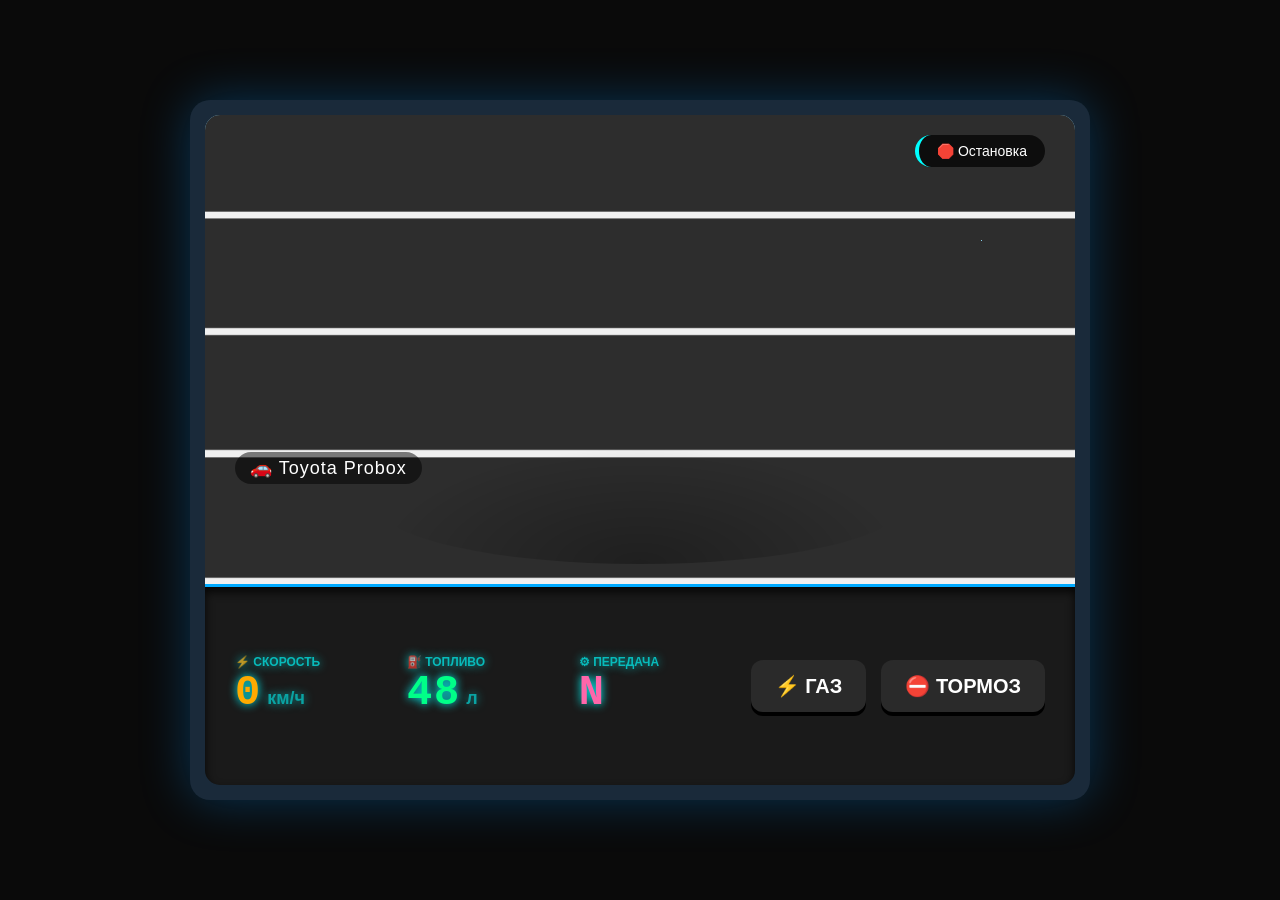
<file: Toyota.html>
<!DOCTYPE html>
<html lang="ru">
<head>
    <meta charset="UTF-8">
    <meta name="viewport" content="width=device-width, initial-scale=1.0">
    <title>Toyota Probox - Симулятор вождения</title>
    <style>
        * { margin: 0; padding: 0; box-sizing: border-box; user-select: none; }
        body { background: #0a0a0a; display: flex; justify-content: center; align-items: center; height: 100vh; font-family: 'Segoe UI', sans-serif; }
        #game {
            width: 900px; height: 700px;
            background: #1a2a3a;
            border-radius: 20px;
            padding: 15px;
            box-shadow: 0 0 50px rgba(0,150,255,0.3);
            position: relative;
        }
        /* ЛОБОВОЕ СТЕКЛО + ДОРОГА */
        #windshield {
            width: 100%; height: 70%;
            background: #87CEEB;
            border-radius: 15px 15px 0 0;
            overflow: hidden;
            position: relative;
            perspective: 600px;
        }
        #road {
            width: 200%; height: 200%;
            background: repeating-linear-gradient(
                to bottom,
                #2d2d2d 0px, #2d2d2d 40px,
                #f0f0f0 40px, #f0f0f0 45px,
                #2d2d2d 45px, #2d2d2d 85px
            );
            position: absolute;
            top: 0; left: -25%;
            transform: scaleY(1.5) rotateX(10deg);
            animation: roadMove 1.5s linear infinite;
        }
        @keyframes roadMove {
            0% { transform: scaleY(1.5) rotateX(10deg) translateY(0); }
            100% { transform: scaleY(1.5) rotateX(10deg) translateY(85px); }
        }
        #car-body { /* отражение капота */
            position: absolute;
            bottom: 20px; left: 50%;
            transform: translateX(-50%);
            width: 60%; height: 25%;
            background: radial-gradient(ellipse at bottom, rgba(0,0,0,0.6) 0%, transparent 70%);
            border-radius: 50%;
            opacity: 0.5;
        }
        /* ПРИБОРНАЯ ПАНЕЛЬ */
        #dashboard {
            width: 100%; height: 30%;
            background: #1a1a1a;
            border-radius: 0 0 15px 15px;
            padding: 15px 30px;
            display: flex;
            align-items: center;
            gap: 30px;
            border-top: 3px solid #00aaff;
            box-shadow: inset 0 5px 10px rgba(0,0,0,0.8);
        }
        .gauge {
            flex: 1;
            color: #0ff;
            text-shadow: 0 0 10px #0ff;
            font-weight: bold;
        }
        .gauge label { font-size: 12px; opacity: 0.7; display: block; }
        .gauge .value {
            font-size: 42px;
            font-family: 'Courier New', monospace;
            letter-spacing: 2px;
        }
        .gauge .unit { font-size: 18px; opacity: 0.6; margin-left: 5px; }
        #speed .value { color: #ffaa00; }
        #fuel .value { color: #00ff88; }
        #gear .value { color: #ff66aa; }
        #controls {
            display: flex;
            gap: 15px;
            margin-left: auto;
        }
        #controls button {
            padding: 14px 24px;
            font-size: 20px;
            font-weight: bold;
            border: none;
            border-radius: 12px;
            background: #2a2a2a;
            color: white;
            cursor: pointer;
            box-shadow: 0 4px 0 #000;
            transition: 0.07s;
            text-transform: uppercase;
            min-width: 100px;
        }
        #controls button:active {
            transform: translateY(4px);
            box-shadow: none;
        }
        #gas { background: #00aa44; }
        #gas:active { background: #00dd55; }
        #brake { background: #cc2222; }
        #brake:active { background: #ff4444; }
        #status {
            position: absolute;
            top: 20px; right: 30px;
            color: white;
            background: rgba(0,0,0,0.7);
            padding: 8px 18px;
            border-radius: 30px;
            font-size: 14px;
            border-left: 4px solid #0ff;
        }
        #car-model {
            position: absolute;
            bottom: 100px; left: 30px;
            color: #fff;
            font-size: 18px;
            background: rgba(0,0,0,0.5);
            padding: 5px 15px;
            border-radius: 20px;
            letter-spacing: 1px;
        }
    </style>
</head>
<body>
<div id="game">
    <!-- Лобовое стекло + дорога -->
    <div id="windshield">
        <div id="road"></div>
        <div id="car-body"></div>
        <div id="car-model">🚗 Toyota Probox</div>
        <div id="status">⏳ Движение</div>
    </div>

    <!-- Приборная панель -->
    <div id="dashboard">
        <div class="gauge" id="speed">
            <label>⚡ СКОРОСТЬ</label>
            <span class="value" id="speedValue">0</span><span class="unit">км/ч</span>
        </div>
        <div class="gauge" id="fuel">
            <label>⛽ ТОПЛИВО</label>
            <span class="value" id="fuelValue">48</span><span class="unit">л</span>
        </div>
        <div class="gauge" id="gear">
            <label>⚙ ПЕРЕДАЧА</label>
            <span class="value" id="gearValue">N</span>
        </div>
        <div id="controls">
            <button id="gas">⚡ ГАЗ</button>
            <button id="brake">⛔ ТОРМОЗ</button>
        </div>
    </div>
</div>

<script>
    (function(){
        // --- СОСТОЯНИЕ АВТО ---
        let speed = 0;            // км/ч
        let fuel = 48;           // литров
        let gear = 'N';          // N, 1, 2, 3, 4
        let engineOn = true;
        let intervalId = null;

        // Элементы
        const speedEl = document.getElementById('speedValue');
        const fuelEl = document.getElementById('fuelValue');
        const gearEl = document.getElementById('gearValue');
        const statusEl = document.getElementById('status');
        const roadEl = document.getElementById('road');

        // --- Функция обновления UI ---
        function updateUI() {
            speedEl.textContent = Math.round(speed);
            fuelEl.textContent = Math.round(fuel * 10) / 10;
            gearEl.textContent = gear;

            // Динамика дороги (чем быстрее, тем быстрее анимация)
            const animSpeed = Math.max(0.5, 1.5 - speed / 300);
            roadEl.style.animationDuration = animSpeed + 's';

            // Статус
            if (speed < 1) statusEl.textContent = '🛑 Остановка';
            else if (speed < 40) statusEl.textContent = '🚶 Город';
            else if (speed < 80) statusEl.textContent = '🚗 Трасса';
            else statusEl.textContent = '🏁 СКОРОСТЬ!';

            // Если топливо кончилось
            if (fuel <= 0) {
                fuel = 0;
                engineOn = false;
                statusEl.textContent = '⛽ БЕНЗИН КОНЧИЛСЯ!';
                if (intervalId) {
                    clearInterval(intervalId);
                    intervalId = null;
                }
            }
        }

        // --- Логика движения (тик каждые 100мс) ---
        function gameTick() {
            if (!engineOn || fuel <= 0) {
                if (speed > 0) speed *= 0.98; // инерция
                if (speed < 0.1) speed = 0;
                updateUI();
                return;
            }

            // Расход топлива: 0.05 л/км (упрощённо)
            if (speed > 0) {
                fuel -= 0.005 * (speed / 20 + 0.5);
                if (fuel < 0) fuel = 0;
            }

            // Сопротивление воздуха + трение
            if (speed > 0) {
                speed *= 0.992;
            }
            if (speed < 0.1) speed = 0;

            // Автоматическое переключение передач (упрощённо)
            if (speed < 0.5) gear = 'N';
            else if (speed < 20) gear = '1';
            else if (speed < 40) gear = '2';
            else if (speed < 70) gear = '3';
            else gear = '4';

            updateUI();
        }

        // --- Запуск/остановка цикла ---
        function startEngine() {
            if (intervalId) return;
            if (fuel <= 0) {
                statusEl.textContent = '⛽ НЕТ ТОПЛИВА!';
                return;
            }
            engineOn = true;
            intervalId = setInterval(gameTick, 100);
            statusEl.textContent = '🏁 Запуск...';
            updateUI();
        }

        function stopEngine() {
            if (intervalId) {
                clearInterval(intervalId);
                intervalId = null;
            }
            engineOn = false;
            statusEl.textContent = '🔑 Двигатель выключен';
            updateUI();
        }

        // --- ДЕЙСТВИЯ ВОДИТЕЛЯ ---
        function pressGas() {
            if (!engineOn) {
                if (fuel > 0) {
                    startEngine();
                    setTimeout(() => { speed = Math.min(speed + 15, 180); }, 100);
                }
                return;
            }
            if (fuel <= 0) return;
            // Разгон
            speed = Math.min(speed + 8, 180);
            // Доп. расход при резком газе
            fuel -= 0.03;
            if (fuel < 0) fuel = 0;
            updateUI();
        }

        function pressBrake() {
            if (!engineOn) return;
            speed = Math.max(speed - 25, 0);
            // Торможение чуть жрёт топливо (ABS)
            if (speed > 10) fuel -= 0.01;
            if (fuel < 0) fuel = 0;
            updateUI();
        }

        // --- Обработка клавиатуры (для реализма) ---
        document.addEventListener('keydown', (e) => {
            if (e.key === 'ArrowUp' || e.key === 'w' || e.key === 'W') {
                e.preventDefault();
                pressGas();
            }
            if (e.key === 'ArrowDown' || e.key === 's' || e.key === 'S') {
                e.preventDefault();
                pressBrake();
            }
            if (e.key === 'e' || e.key === 'E') {
                if (engineOn) stopEngine();
                else startEngine();
            }
        });

        // --- Кнопки ---
        document.getElementById('gas').addEventListener('mousedown', pressGas);
        document.getElementById('gas').addEventListener('touchstart', (e) => { e.preventDefault(); pressGas(); });
        document.getElementById('brake').addEventListener('mousedown', pressBrake);
        document.getElementById('brake').addEventListener('touchstart', (e) => { e.preventDefault(); pressBrake(); });

        // Запускаем двигатель по умолчанию
        window.onload = function() {
            startEngine();
        };

        // Если вкладка неактивна — экономим ресурсы, но оставляем
        // Доп. фича: клик по лобовому стеклу — перезапуск
        document.getElementById('windshield').addEventListener('dblclick', () => {
            if (!engineOn && fuel > 0) startEngine();
        });

        console.log('🚗 Toyota Probox заведена! Управление: ↑/W - газ, ↓/S - тормоз, E - старт/стоп');
    })();
</script>
</body>
                                         </html>
</file>
<file: robot-cartoon/style.css>
* { margin:0; padding:0; box-sizing:border-box; }
body {
  background:#0a0e27; font-family:'Segoe UI', Arial, sans-serif;
  overflow:hidden; height:100vh;
  display:flex; align-items:center; justify-content:center;
  user-select:none;
}
#stage { position:relative; width:100vw; height:100vh; overflow:hidden; transition:background 2s; }
.star { position:absolute; background:#fff; border-radius:50%; animation:twinkle 2s infinite alternate; }
@keyframes twinkle { from{opacity:.2;} to{opacity:1;} }

#intro {
  position:absolute; inset:0; z-index:100;
  display:flex; flex-direction:column; align-items:center; justify-content:center;
  text-align:center; padding:5vw;
  background:linear-gradient(180deg,#0a0e27,#1a1f4a,#2a1f4a);
  color:#fff;
}
#intro h1 {
  font-size:clamp(1.8rem,6vw,4rem); margin-bottom:1rem;
  background:linear-gradient(90deg,#ffd700,#ff6b9d,#4ecdc4,#ffd700);
  background-size:300% 100%;
  -webkit-background-clip:text; background-clip:text;
  -webkit-text-fill-color:transparent;
  animation:shine 4s linear infinite;
}
@keyframes shine { to{background-position:300% 0;} }
#intro .sub { font-size:clamp(1rem,2.5vw,1.5rem); opacity:.85; margin-bottom:.5rem; animation:fadeUp 1s .3s both; }
#intro .small { font-size:clamp(.9rem,2vw,1.2rem); opacity:.6; }
#intro .start-btn {
  margin-top:2rem; padding:1rem 3rem; font-size:1.2rem; border:none; border-radius:50px;
  background:linear-gradient(90deg,#ff6b9d,#ffd700); color:#1a1f4a; font-weight:bold;
  cursor:pointer; box-shadow:0 0 40px rgba(255,107,157,.7); transition:transform .2s;
  animation:pulseBtn 2s infinite;
}
@keyframes pulseBtn { 0%,100%{transform:scale(1);} 50%{transform:scale(1.06);} }
#intro .start-btn:hover { transform:scale(1.12); }
.episode-info { position:absolute; bottom:20px; font-size:.9rem; opacity:.6; animation:fadeUp 1s 1s both; }
@keyframes fadeUp { from{opacity:0; transform:translateY(30px);} to{opacity:1; transform:translateY(0);} }

#scene { position:absolute; inset:0; opacity:0; transition:opacity 1s; }
.moon {
  position:absolute; top:8%; right:12%; width:90px; height:90px; border-radius:50%;
  background:radial-gradient(circle at 35% 35%,#fffde7,#ffd54f);
  box-shadow:0 0 60px 15px rgba(255,213,79,.5); transition:all 2s;
}
.sun {
  position:absolute; top:8%; left:50%; transform:translateX(-50%);
  width:110px; height:110px; border-radius:50%;
  background:radial-gradient(circle,#fff9c4,#ffeb3b,#ff9800);
  box-shadow:0 0 80px 30px rgba(255,235,59,.6); transition:all 2s;
}
.building {
  position:absolute; bottom:20%; background:#0d1130;
  border-top-left-radius:4px; border-top-right-radius:4px; transition:background 2s;
}
.window {
  position:absolute; width:8px; height:10px; background:#ffd54f; border-radius:2px;
  animation:winFlicker 4s infinite alternate;
}
@keyframes winFlicker { 0%,100%{opacity:.9;} 50%{opacity:.4;} }
.ground {
  position:absolute; bottom:0; left:0; right:0; height:20%;
  background:linear-gradient(180deg,#1a1f4a,#0a0e27); transition:background 2s; z-index:5;
}
.tree {
  position:absolute; bottom:18%; width:0; height:0;
  border-left:25px solid transparent; border-right:25px solid transparent;
  border-bottom:70px solid #1a4a2a; z-index:4;
}
.tree::after {
  content:''; position:absolute; bottom:-70px; left:-4px;
  width:8px; height:15px; background:#3a2a1a;
}
.cloud {
  position:absolute; background:rgba(255,255,255,.9); border-radius:50px;
  opacity:.85; animation:cloudMove linear infinite;
}
@keyframes cloudMove { from{transform:translateX(-200px);} to{transform:translateX(110vw);} }
.rain-drop {
  position:absolute; width:2px; height:15px; background:rgba(150,200,255,.5);
  animation:rainFall linear infinite;
}
@keyframes rainFall { from{transform:translateY(-100vh);} to{transform:translateY(100vh);} }
.leaf {
  position:absolute; width:10px; height:10px; background:#ff9800;
  border-radius:50% 0 50% 0; animation:leafFall linear infinite;
}
@keyframes leafFall {
  0%{transform:translateY(-50px) rotate(0deg);}
  100%{transform:translateY(100vh) rotate(360deg);}
}
.snow {
  position:absolute; width:6px; height:6px; background:#fff; border-radius:50%;
  animation:snowFall linear infinite;
}
@keyframes snowFall {
  from{transform:translateY(-50px) translateX(0);}
  to{transform:translateY(100vh) translateX(50px);}
}

#robot { position:absolute; bottom:18%; left:15%; width:60px; height:80px; z-index:10; transition:left 4s ease-in-out, transform .5s; }
.robot-body {
  position:absolute; bottom:0; left:10px; width:40px; height:40px;
  background:linear-gradient(180deg,#9aa5c4,#5a6488); border-radius:8px;
  box-shadow:inset 0 -4px 8px rgba(0,0,0,.4);
}
.robot-head {
  position:absolute; top:0; left:5px; width:50px; height:34px;
  background:linear-gradient(180deg,#b8c2e0,#7a85aa); border-radius:10px;
  box-shadow:inset 0 -3px 6px rgba(0,0,0,.3);
}
.robot-eye {
  position:absolute; top:12px; width:10px; height:10px; border-radius:50%;
  background:#4ecdc4; box-shadow:0 0 10px #4ecdc4; animation:blink 3s infinite; transition:background .3s;
}
.robot-eye.l{left:10px;} .robot-eye.r{left:30px;}
@keyframes blink { 0%,45%,55%,100%{transform:scaleY(1);} 50%{transform:scaleY(.1);} }
.robot-eye.happy { background:#ffd700; box-shadow:0 0 15px #ffd700; }
.robot-antenna { position:absolute; top:-12px; left:24px; width:2px; height:12px; background:#7a85aa; }
.robot-antenna::after {
  content:''; position:absolute; top:-6px; left:-4px; width:10px; height:10px;
  border-radius:50%; background:#ff6b9d; box-shadow:0 0 12px #ff6b9d; animation:pulse 1.5s infinite;
}
@keyframes pulse { 0%,100%{transform:scale(1);} 50%{transform:scale(1.4);} }
.robot-leg { position:absolute; bottom:-8px; width:8px; height:12px; background:#5a6488; border-radius:0 0 3px 3px; }
.robot-leg.l{left:14px;} .robot-leg.r{left:38px;}
#robot.walking .robot-leg.l { animation:step .4s infinite alternate; }
#robot.walking .robot-leg.r { animation:step .4s infinite alternate-reverse; }
@keyframes step { from{transform:translateY(0);} to{transform:translateY(-4px);} }
#robot.happy { animation:jump .5s infinite; }
@keyframes jump { 0%,100%{transform:translateY(0);} 50%{transform:translateY(-15px);} }

#dog { position:absolute; bottom:18%; left:-100px; width:50px; height:40px; z-index:9; transition:left 3s ease-out; }
.dog-body { position:absolute; bottom:0; left:5px; width:36px; height:20px; background:linear-gradient(180deg,#c8956d,#8b5e3c); border-radius:10px; }
.dog-head { position:absolute; bottom:8px; left:30px; width:22px; height:20px; background:linear-gradient(180deg,#c8956d,#8b5e3c); border-radius:50% 50% 40% 40%; }
.dog-ear { position:absolute; top:-3px; left:2px; width:8px; height:10px; background:#6b4423; border-radius:50%; animation:earFlap 1s infinite alternate; }
@keyframes earFlap { from{transform:rotate(-10deg);} to{transform:rotate(10deg);} }
.dog-eye { position:absolute; top:5px; left:8px; width:4px; height:4px; border-radius:50%; background:#000; }
.dog-tail { position:absolute; bottom:8px; left:-3px; width:8px; height:4px; background:#8b5e3c; border-radius:4px; transform-origin:right; animation:tailWag .3s infinite alternate; }
@keyframes tailWag { from{transform:rotate(-20deg);} to{transform:rotate(20deg);} }
.dog-leg { position:absolute; bottom:-5px; width:5px; height:8px; background:#6b4423; }
.dog-leg.l{left:10px;} .dog-leg.r{left:28px;}

#butterfly { position:absolute; top:40%; left:30%; width:24px; height:20px; z-index:11; animation:floatButterfly 4s ease-in-out infinite; }
@keyframes floatButterfly {
  0%,100%{transform:translate(0,0) rotate(-5deg);}
  25%{transform:translate(30px,-20px) rotate(5deg);}
  50%{transform:translate(60px,0) rotate(-5deg);}
  75%{transform:translate(30px,20px) rotate(5deg);}
}
.wing { position:absolute; width:14px; height:16px; background:linear-gradient(135deg,#ff6b9d,#ffd700); border-radius:50% 50% 50% 10%; opacity:.85; }
.wing.l { left:0; top:0; animation:wingFlap .2s infinite alternate; }
.wing.r { right:0; top:0; transform:scaleX(-1); animation:wingFlapR .2s infinite alternate; }
@keyframes wingFlap { from{transform:rotateY(0deg);} to{transform:rotateY(70deg);} }
@keyframes wingFlapR { from{transform:scaleX(-1) rotateY(0deg);} to{transform:scaleX(-1) rotateY(70deg);} }

#dialogue {
  position:absolute; bottom:5%; left:50%; transform:translateX(-50%);
  max-width:80%; min-width:300px; background:rgba(10,14,39,.92);
  border:2px solid #4ecdc4; border-radius:20px; padding:1.2rem 2rem;
  color:#fff; font-size:clamp(.9rem,2vw,1.2rem); line-height:1.5; text-align:center;
  box-shadow:0 0 30px rgba(78,205,196,.4); opacity:0; transition:opacity .5s; z-index:50;
}
#dialogue.show { opacity:1; }
#dialogue .speaker { display:block; font-weight:bold; color:#ffd700; margin-bottom:.3rem; font-size:.85em; letter-spacing:1px; text-transform:uppercase; }
#dialogue .next-hint { position:absolute; bottom:5px; right:15px; font-size:.7em; opacity:.6; animation:pulse 1.5s infinite; }

#title-card {
  position:absolute; inset:0; z-index:80; display:flex; flex-direction:column;
  align-items:center; justify-content:center; background:rgba(10,14,39,.85);
  color:#fff; text-align:center; opacity:0; pointer-events:none; transition:opacity 1s;
}
#title-card.show { opacity:1; }
#title-card h2 {
  font-size:clamp(1.5rem,5vw,3rem);
  background:linear-gradient(90deg,#ffd700,#ff6b9d,#4ecdc4);
  -webkit-background-clip:text; background-clip:text; -webkit-text-fill-color:transparent;
  margin-bottom:1rem;
}
#title-card p { font-size:clamp(.9rem,2vw,1.3rem); opacity:.85; }

#skipBtn {
  position:absolute; top:15px; right:15px; padding:.5rem 1rem; z-index:200;
  background:rgba(255,255,255,.15); border:1px solid rgba(255,255,255,.4);
  border-radius:30px; color:#fff; cursor:pointer; font-size:.85rem;
  transition:background .2s; display:none;
}
#skipBtn:hover { background:rgba(255,255,255,.3); }

#final-screen {
  position:absolute; inset:0; z-index:90; display:flex; flex-direction:column;
  align-items:center; justify-content:center; background:radial-gradient(circle,#1a1f4a,#0a0e27);
  color:#fff; text-align:center; padding:2rem; opacity:0; pointer-events:none; transition:opacity 2s;
}
#final-screen.show { opacity:1; pointer-events:auto; }
#final-screen h2 {
  font-size:clamp(1.3rem,4vw,2.5rem); margin-bottom:1.5rem; line-height:1.5;
  text-shadow:0 0 30px #4ecdc4, 0 0 60px #ff6b9d;
}
#final-screen p { font-size:clamp(.9rem,2vw,1.2rem); opacity:.8; margin-bottom:2rem; }
#final-screen button {
  padding:1rem 2.5rem; font-size:1.1rem; border:none; border-radius:50px;
  background:linear-gradient(90deg,#4ecdc4,#ffd700); color:#1a1f4a; font-weight:bold;
  cursor:pointer; box-shadow:0 0 30px rgba(78,205,196,.6); transition:transform .2s;
}
#final-screen button:hover { transform:scale(1.08); }

.lamp-glow {
  position:absolute; bottom:15%; left:50%; width:250px; height:250px; border-radius:50%;
  background:radial-gradient(circle,rgba(255,213,79,.4),transparent 70%);
  opacity:0; transition:opacity 2s; transform:translate(-50%,50%); pointer-events:none; z-index:6;
                             }
</file>
